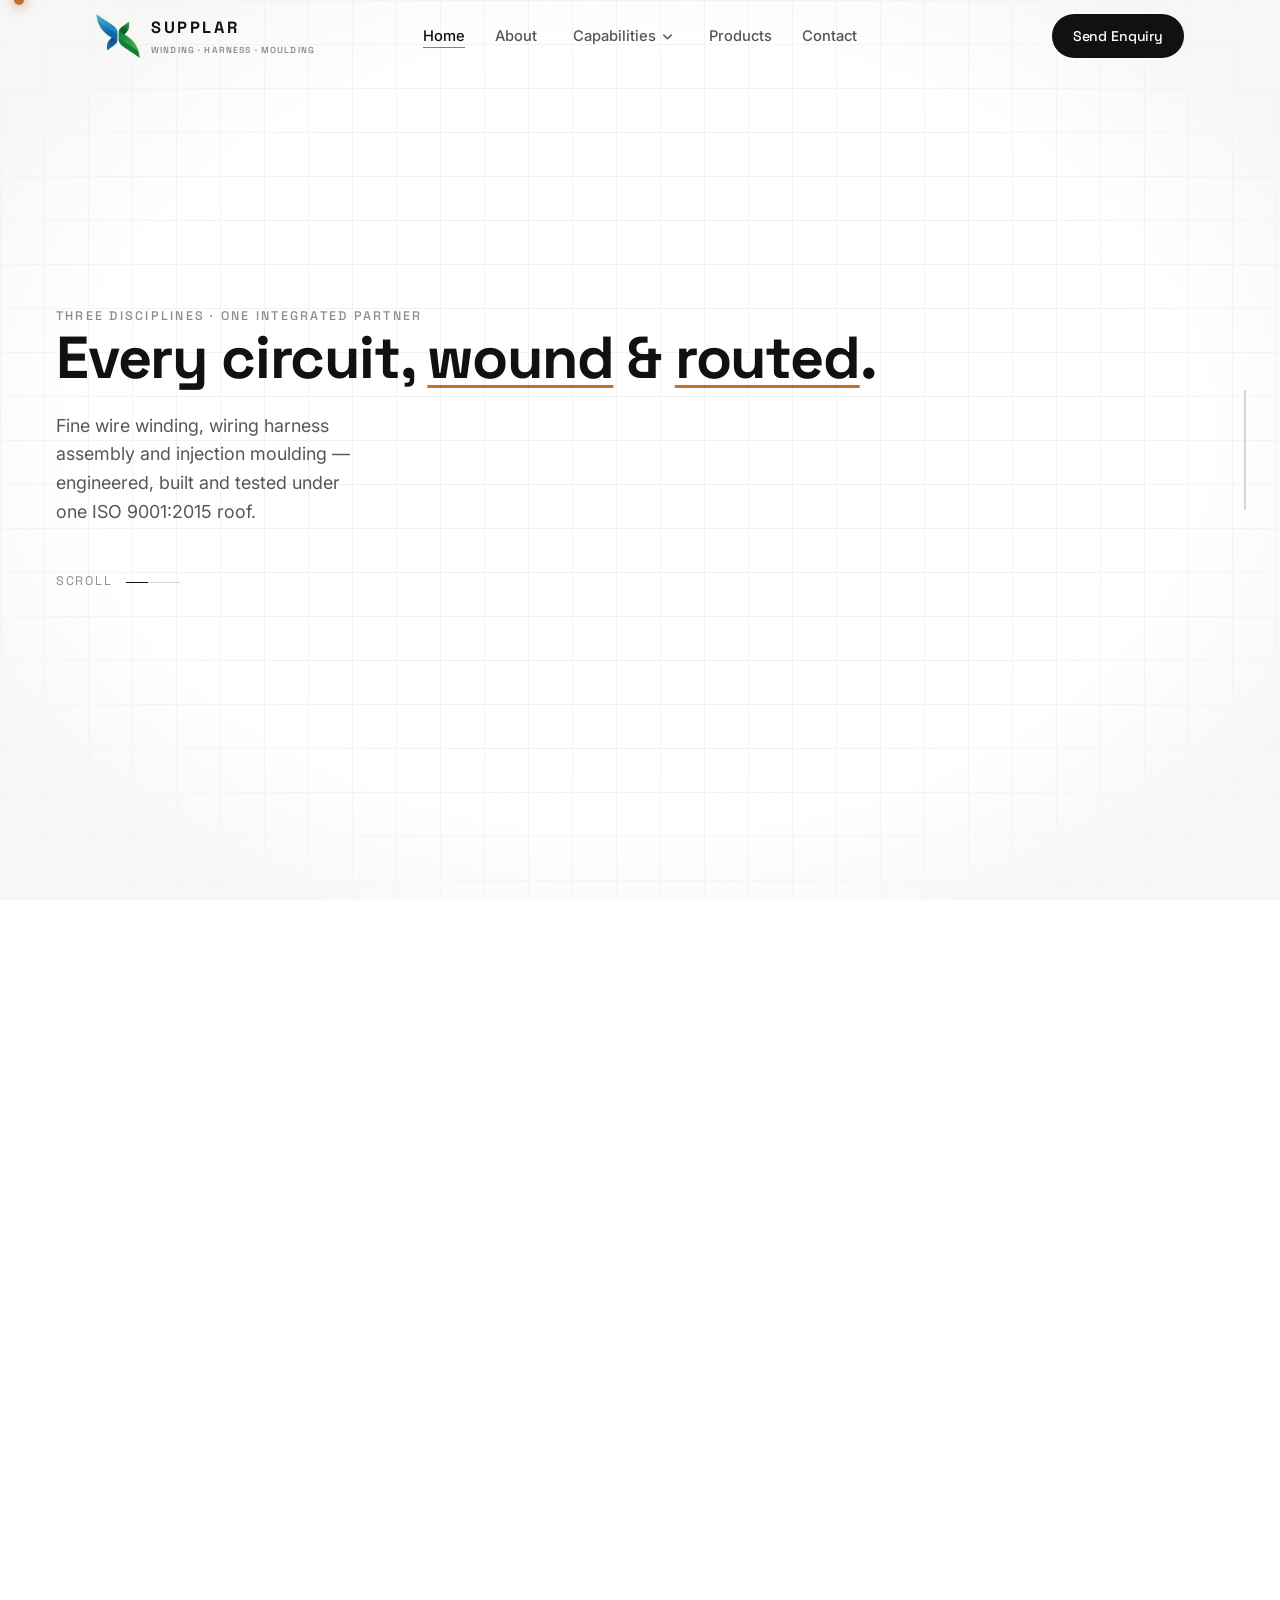
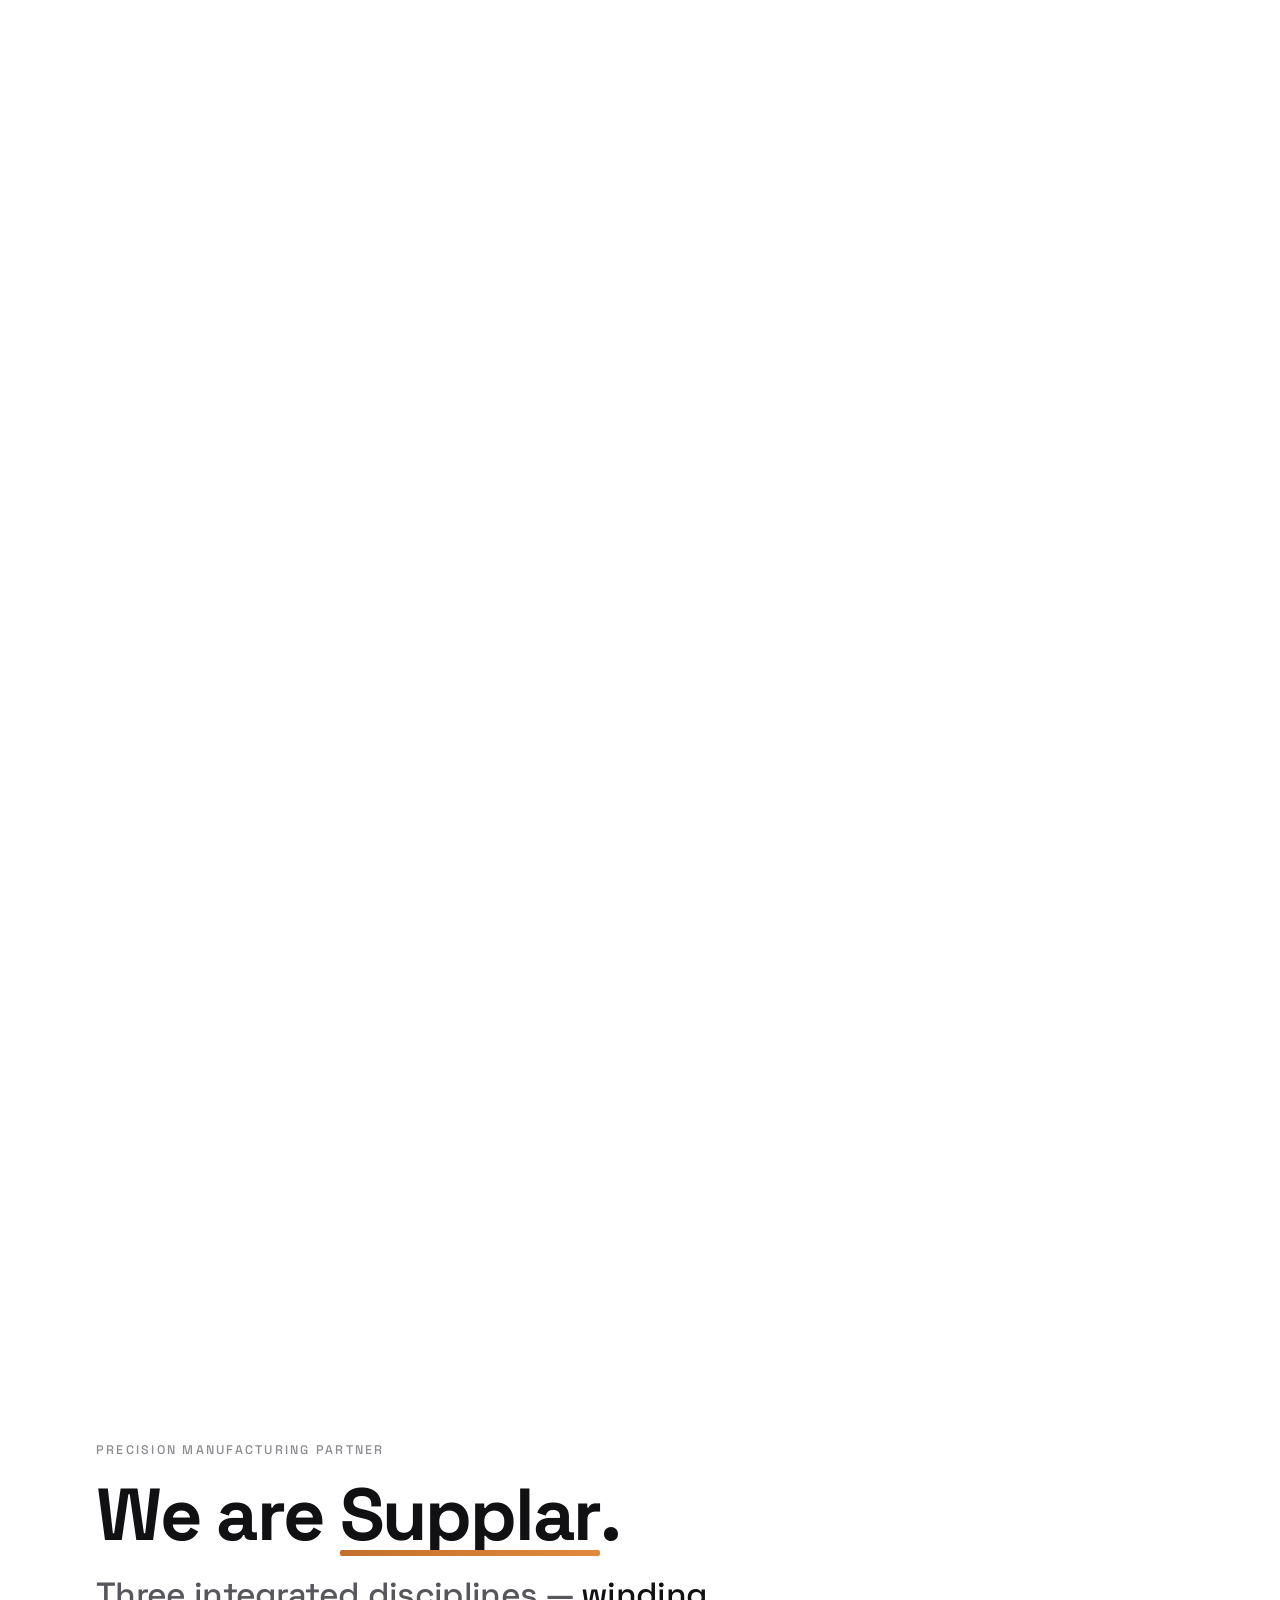
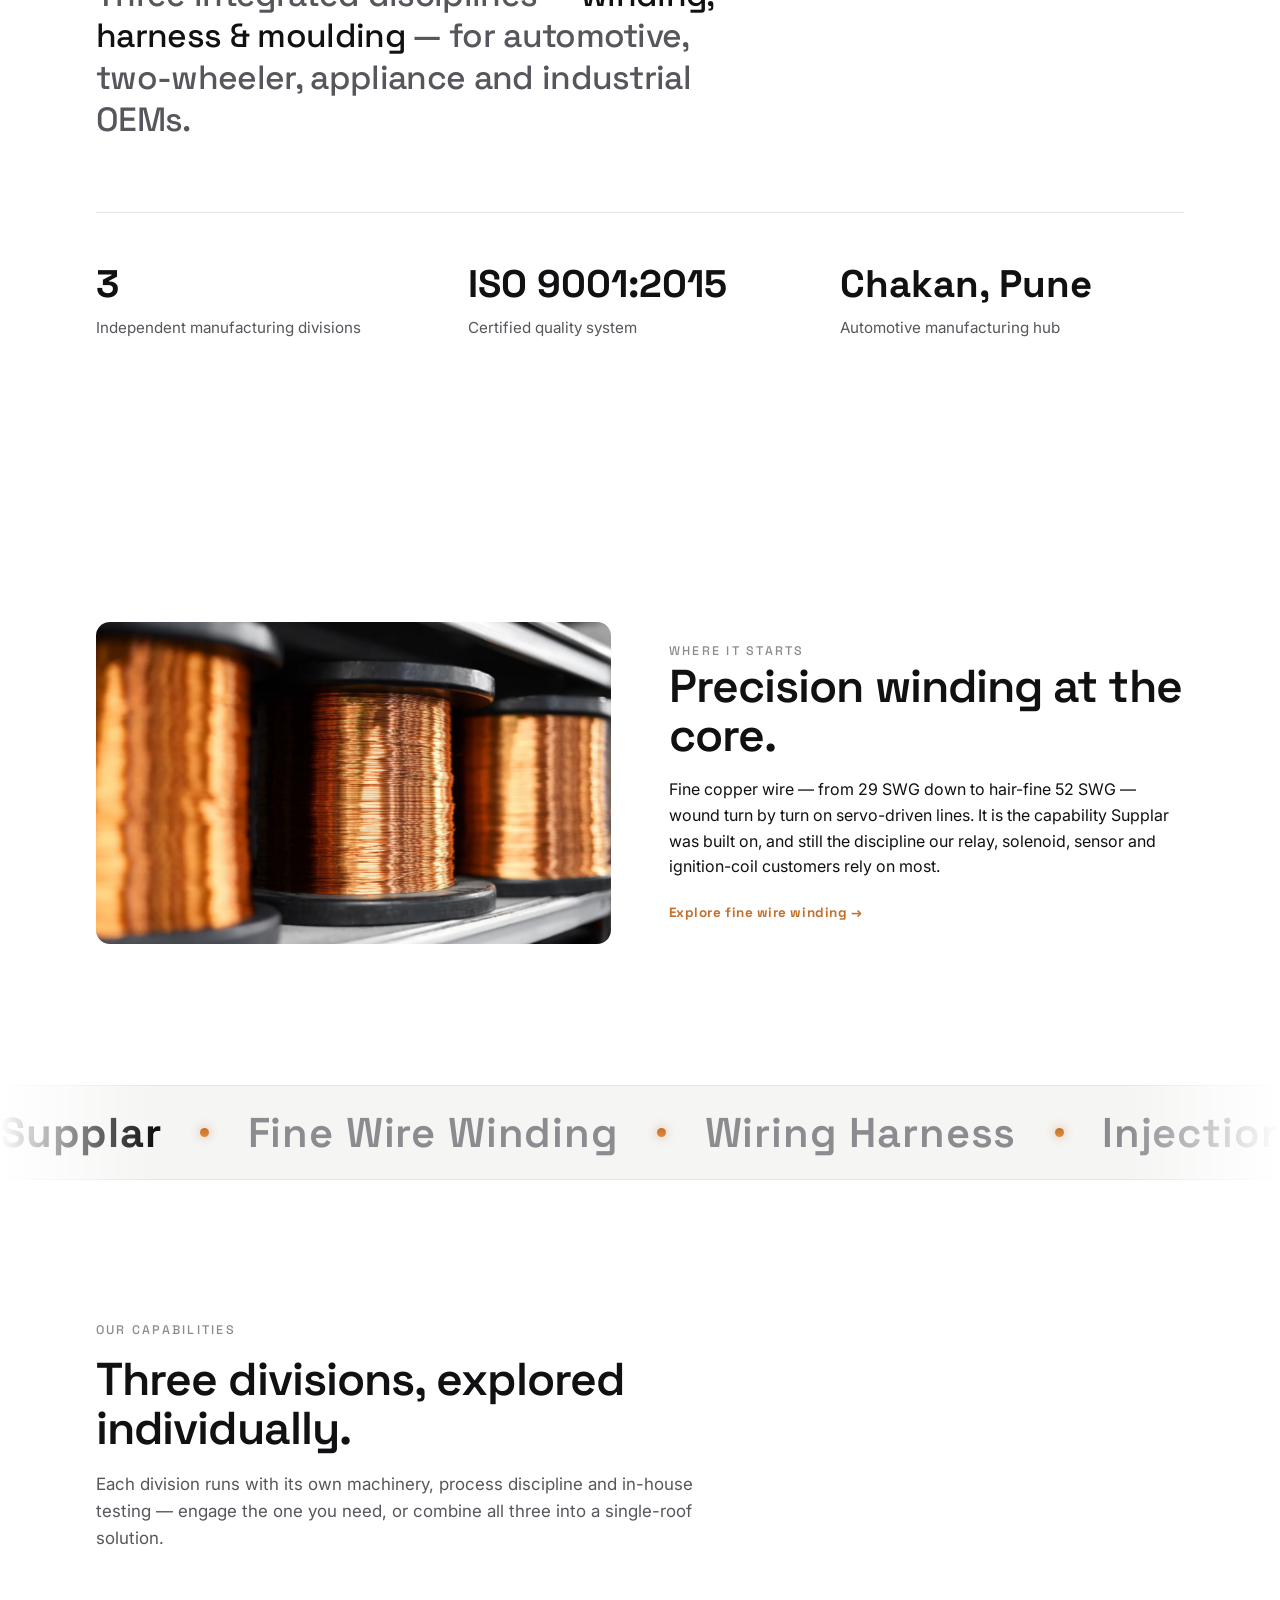
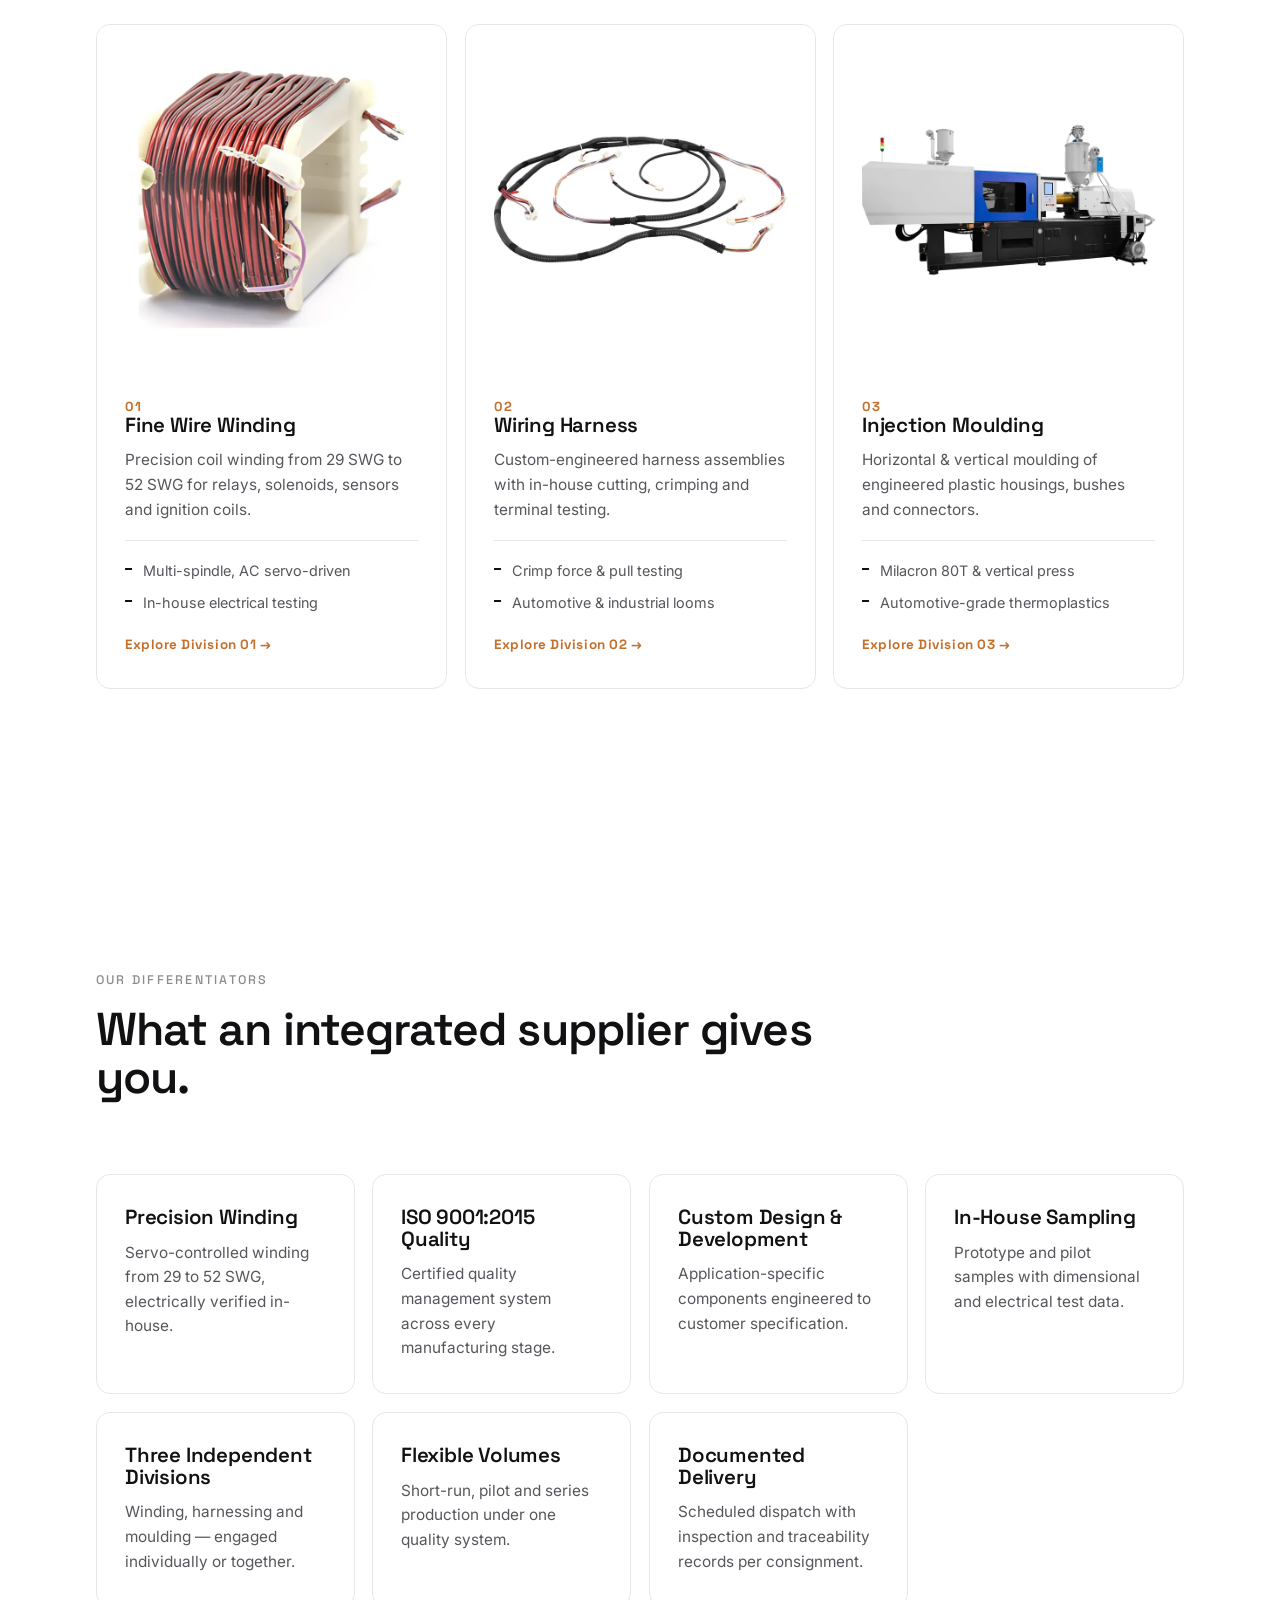
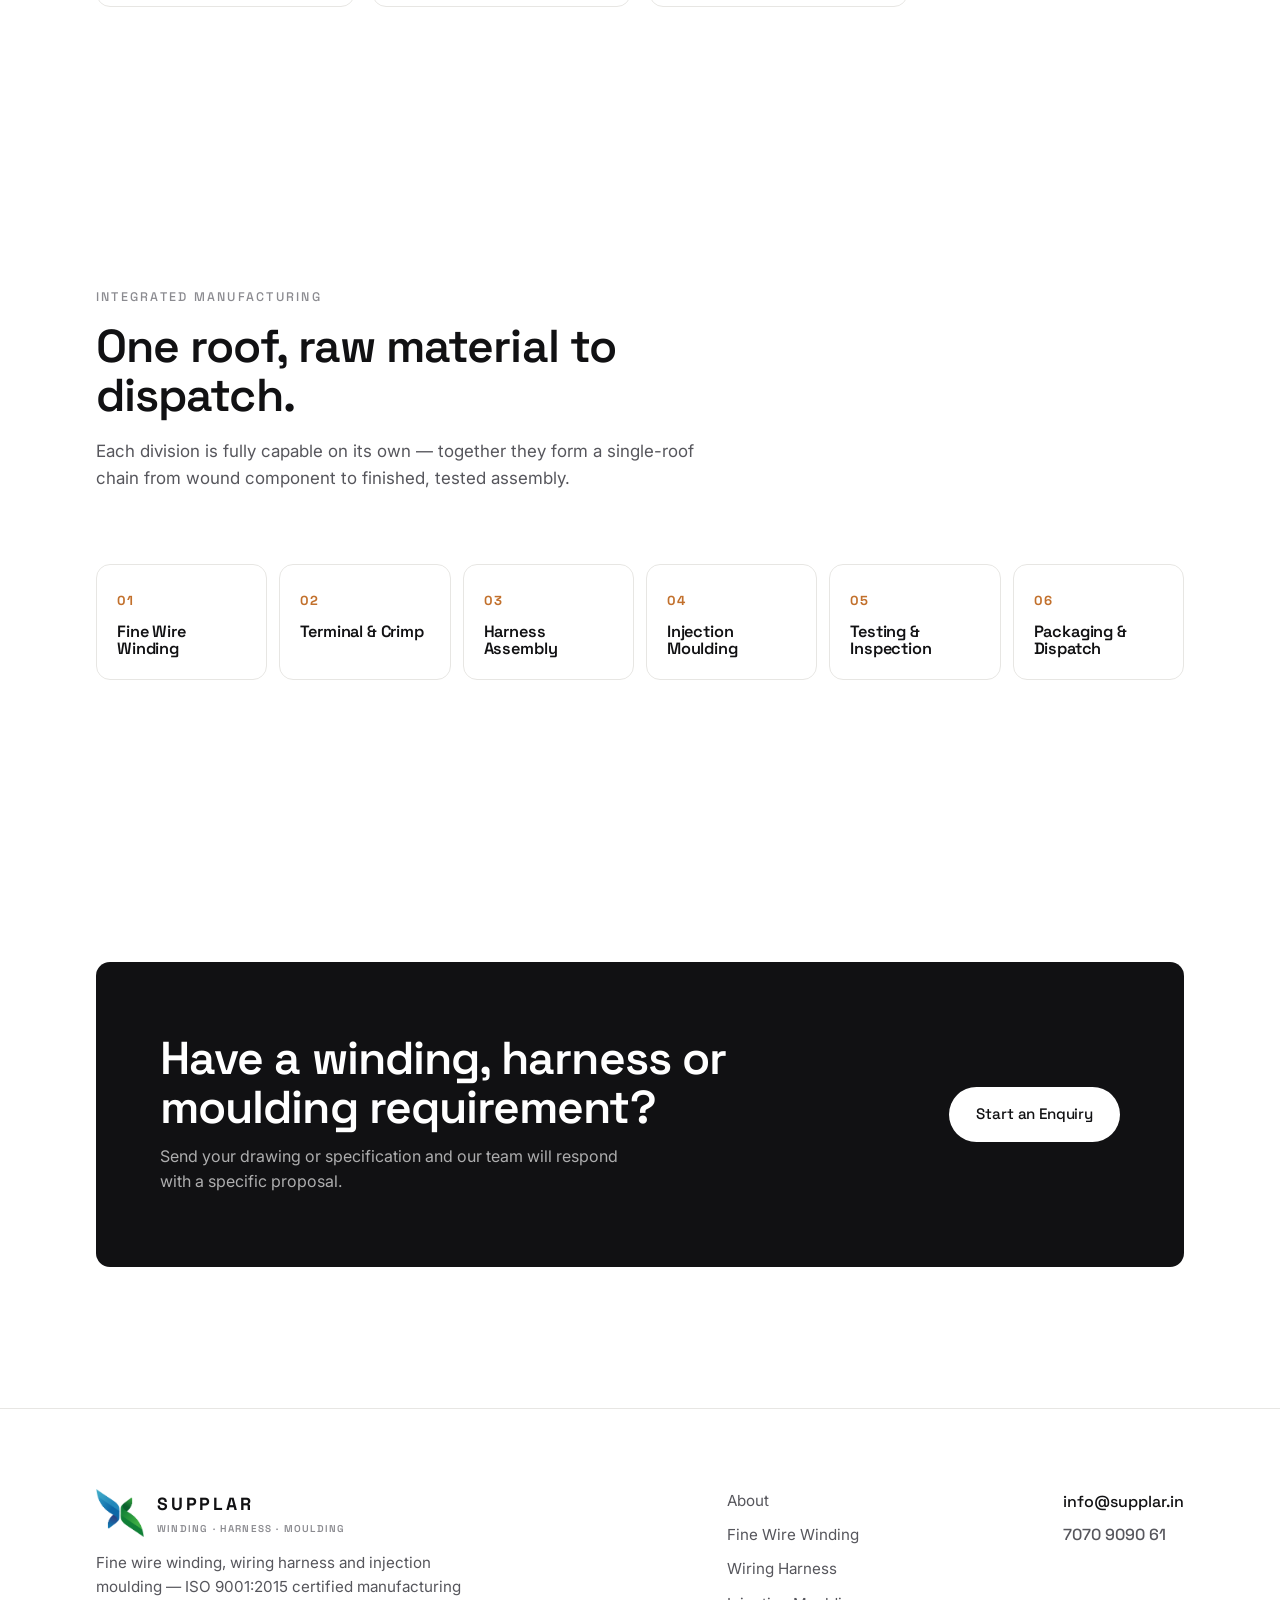
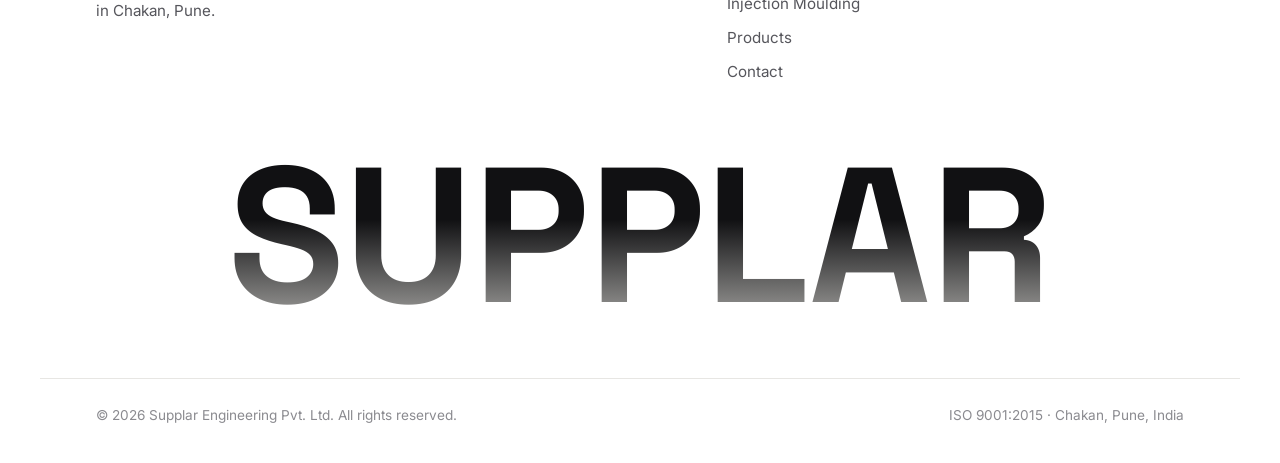
<file: index.html>
<!doctype html>
<html lang="en">
  <head>
    <meta charset="UTF-8" />
    <meta name="viewport" content="width=device-width, initial-scale=1.0" />
    <title>Supplar Engineering — Winding, Wiring Harness &amp; Injection Moulding</title>
    <meta
      name="description"
      content="Supplar Engineering Pvt. Ltd. — three precision manufacturing disciplines under one ISO 9001:2015 roof in Chakan, Pune: fine wire winding (29–52 SWG), wiring harness assembly and injection moulding."
    />
    <link rel="preconnect" href="https://fonts.googleapis.com" />
    <link rel="preconnect" href="https://fonts.gstatic.com" crossorigin />
    <link
      href="https://fonts.googleapis.com/css2?family=Inter:wght@400;500;600&family=Space+Grotesk:wght@400;500;600;700&display=swap"
      rel="stylesheet"
    />
    <link rel="icon" type="image/png" href="logo-mark.png" />
    <link rel="stylesheet" href="styles.css?v=20261121b" />
    <link rel="canonical" href="https://supplar.in/" />
    <meta property="og:type" content="website" />
    <meta property="og:site_name" content="Supplar Engineering" />
    <meta property="og:url" content="https://supplar.in/" />
    <meta property="og:image" content="https://supplar.in/images/share-home-1200x630.jpg" />
    <meta name="twitter:card" content="summary" />
    <script type="application/ld+json">
    {
      "@context": "https://schema.org",
      "@type": "Organization",
      "name": "Supplar Engineering Pvt. Ltd.",
      "alternateName": "Supplar",
      "url": "https://supplar.in",
      "logo": "https://supplar.in/logo-mark.png",
      "email": "info@supplar.in",
      "telephone": "+91-7070-909061",
      "description": "Fine wire winding, wiring harness assembly and injection moulding — ISO 9001:2015 certified manufacturing in Chakan, Pune.",
      "address": {
        "@type": "PostalAddress",
        "streetAddress": "Plot No. 20, Gat No. 249/2A, Kharabwadi, Behind Toll Plaza, Chakan",
        "addressLocality": "Pune",
        "addressRegion": "Maharashtra",
        "postalCode": "410501",
        "addressCountry": "IN"
      },
      "areaServed": "IN"
    }
    </script>
  </head>
  <body>
    <div id="page-progress" aria-hidden="true"></div>

    <!-- ─── HEADER ──────────────────────────────────────────────────────────── -->
    <header class="site-header" id="site-header">
      <div class="container header-row">
        <a class="brand" href="index.html" aria-label="Supplar Engineering — home">
          <img class="brand-mark" src="logo-mark.png" alt="" aria-hidden="true" width="44" height="44" />
          <span class="brand-copy"><span class="brand-name">SUPPLAR</span><span class="brand-descriptor">Winding · Harness · Moulding</span></span>
        </a>

        <nav class="site-nav" id="site-nav" aria-label="Primary">
          <a href="index.html" class="is-current">Home</a>
          <a href="about.html">About</a>
          <div class="has-dropdown">
            <button class="dropdown-toggle" type="button" aria-expanded="false" aria-haspopup="true">Capabilities
              <svg viewBox="0 0 12 12" aria-hidden="true"><path d="M2 4.5l4 4 4-4" stroke="currentColor" stroke-width="1.6" fill="none" stroke-linecap="round" stroke-linejoin="round"/></svg>
            </button>
            <div class="dropdown">
              <a href="winding.html"><span><span class="dd-num">01</span> Fine Wire Winding</span><small>Precision coil winding · 29–52 SWG</small></a>
              <a href="harness.html"><span><span class="dd-num">02</span> Wiring Harness</span><small>Custom-engineered assemblies</small></a>
              <a href="moulding.html"><span><span class="dd-num">03</span> Injection Moulding</span><small>Engineered plastic components</small></a>
            </div>
          </div>
          <a href="products.html">Products</a>
          <a href="contact.html">Contact</a>
        </nav>

        <div class="header-actions">
          <a class="button button-solid button-sm" href="contact.html">Send Enquiry</a>
          <button
            class="menu-toggle"
            type="button"
            aria-expanded="false"
            aria-controls="site-nav"
            aria-label="Toggle menu"
          >
            <span></span><span></span><span></span>
          </button>
        </div>
      </div>
    </header>

    <main id="top">

      <!-- one continuous copper wire routed down the whole page (JS-driven) -->
      <div class="wirepath" id="wirepath" aria-hidden="true">
        <div class="wp-track"></div>
        <div class="wp-fill"></div>
        <div class="wp-dot"></div>
      </div>

      <!-- ─── PINNED HERO SHOWCASE (harness → winding scroll animation) ──────── -->
      <section class="showcase" id="showcase">
        <div class="showcase-sticky">

          <!-- Blueprint grid backdrop -->
          <div class="hx-grid" aria-hidden="true"></div>

          <!-- Scroll-driven engineering animation: harness → winding -->
          <div class="hx-art" aria-hidden="true">
            <svg id="hx-svg" viewBox="0 0 1200 560" fill="none">
              <defs>
                <linearGradient id="hx-core" x1="0" y1="0" x2="0" y2="1">
                  <stop offset="0" stop-color="#43434a"/><stop offset="0.5" stop-color="#9a9aa2"/>
                  <stop offset="1" stop-color="#3a3a40"/>
                </linearGradient>
              </defs>

              <!-- ACT 1+2 : HARNESS -->
              <g id="hx-harness-scene">
                <g>
                  <path class="hx-ghost" style="stroke-width:5" d="M214,286 C 420,272 600,300 1078,286"/>
                  <path class="hx-ghost" style="stroke-width:3" d="M388,283 C388,210 388,190 388,132"/>
                  <path class="hx-ghost" style="stroke-width:3" d="M556,290 C556,366 556,392 556,452"/>
                  <path class="hx-ghost" style="stroke-width:3" d="M728,284 C728,210 728,190 728,132"/>
                  <path class="hx-ghost" style="stroke-width:3" d="M880,288 C880,366 880,392 880,452"/>
                </g>
                <g class="hx-node hx-ecu" data-seg="0.24,0.34"><rect x="66" y="232" width="150" height="112" rx="11"/><text class="t" x="141" y="293">ECU</text></g>
                <path class="hx-wire hx-trunk"  data-seg="0.05,0.34" d="M214,286 C 420,272 600,300 1078,286"/>
                <path class="hx-wire hx-branch" data-seg="0.14,0.40" d="M388,283 C388,210 388,190 388,132"/>
                <path class="hx-wire hx-branch" data-seg="0.18,0.44" d="M556,290 C556,366 556,392 556,452"/>
                <path class="hx-wire hx-branch" data-seg="0.22,0.48" d="M728,284 C728,210 728,190 728,132"/>
                <path class="hx-wire hx-branch" data-seg="0.26,0.52" d="M880,288 C880,366 880,392 880,452"/>
                <path class="hx-flow hx-trunk"  d="M214,286 C 420,272 600,300 1078,286"/>
                <path class="hx-flow hx-branch" d="M388,283 C388,210 388,190 388,132"/>
                <path class="hx-flow hx-branch" d="M556,290 C556,366 556,392 556,452"/>
                <path class="hx-flow hx-branch" d="M728,284 C728,210 728,190 728,132"/>
                <path class="hx-flow hx-branch" d="M880,288 C880,366 880,392 880,452"/>
                <g class="hx-node" data-seg="0.34,0.44"><rect x="346" y="78" width="84" height="52" rx="9"/><circle class="pin" cx="374" cy="104" r="3.4"/><circle class="pin" cx="388" cy="104" r="3.4"/><circle class="pin" cx="402" cy="104" r="3.4"/></g>
                <g class="hx-node" data-seg="0.38,0.48"><rect x="514" y="452" width="84" height="52" rx="9"/><circle class="pin" cx="542" cy="478" r="3.4"/><circle class="pin" cx="556" cy="478" r="3.4"/><circle class="pin" cx="570" cy="478" r="3.4"/></g>
                <g class="hx-node" data-seg="0.42,0.52"><rect x="686" y="78" width="84" height="52" rx="9"/><circle class="pin" cx="714" cy="104" r="3.4"/><circle class="pin" cx="728" cy="104" r="3.4"/><circle class="pin" cx="742" cy="104" r="3.4"/></g>
                <g class="hx-node" data-seg="0.46,0.56"><rect x="838" y="452" width="84" height="52" rx="9"/><circle class="pin" cx="866" cy="478" r="3.4"/><circle class="pin" cx="880" cy="478" r="3.4"/><circle class="pin" cx="894" cy="478" r="3.4"/></g>
                <g class="hx-node" data-seg="0.30,0.40"><rect x="1056" y="258" width="60" height="58" rx="9"/><circle class="pin" cx="1086" cy="278" r="3.6"/><circle class="pin" cx="1086" cy="296" r="3.6"/></g>

                <!-- continuity check ticks (appear as current reaches each connector) -->
                <g class="hx-tick" data-seg="0.46,0.50" transform="translate(444,70)"><circle r="9"/><path d="M-3.5,0.5 L-1,3 L4,-3"/></g>
                <g class="hx-tick" data-seg="0.48,0.52" transform="translate(612,446)"><circle r="9"/><path d="M-3.5,0.5 L-1,3 L4,-3"/></g>
                <g class="hx-tick" data-seg="0.50,0.54" transform="translate(786,70)"><circle r="9"/><path d="M-3.5,0.5 L-1,3 L4,-3"/></g>
                <g class="hx-tick" data-seg="0.52,0.56" transform="translate(936,446)"><circle r="9"/><path d="M-3.5,0.5 L-1,3 L4,-3"/></g>
                <g class="hx-tick" data-seg="0.54,0.58" transform="translate(1130,250)"><circle r="9"/><path d="M-3.5,0.5 L-1,3 L4,-3"/></g>
              </g>

              <!-- ACT 3 : WINDING -->
              <g id="hx-winding-scene">
                <path class="hx-lead" d="M392,280 C320,300 300,360 300,420"/>
                <path class="hx-lead" d="M808,280 C880,300 900,360 900,420"/>
                <rect x="382" y="222" width="436" height="116" rx="22" fill="url(#hx-core)"/>
                <g id="hx-rings"></g>
                <path class="hx-feed" id="hx-feeder" d="M-7,200 h14 l-7,11 z"/>
                <text class="hx-turns" text-anchor="middle">
                  <tspan class="n" id="hx-turns-n" x="600" y="150">0</tspan>
                  <tspan class="k" x="600" y="178">TURNS WOUND</tspan>
                </text>
              </g>
              <!-- ACT 4 : ANATOMY (detailed harness, scroll-revealed) -->
              <g id="hx-anatomy-scene" opacity="0" transform="translate(170,22) scale(0.86)">
<!-- MAIN TRUNK -->
              <path class="hb-wire hb-trunk" d="M150,318 C 280,310 360,316 440,322 C 540,329 610,330 690,330 L 798,330"/>
              <path class="hb-core" d="M156,318 C 280,311 360,317 440,323 C 540,330 610,331 690,331 L 792,331"/>
              <!-- left loose wires -->
              <path class="hb-wire hb-branch" d="M150,318 C 118,315 104,299 82,297"/>
              <path class="hb-wire hb-branch" d="M150,322 C 118,325 104,347 82,351"/>
              <!-- branches up to housing -->
              <path class="hb-wire hb-branch" d="M352,320 C 352,252 366,206 372,182"/>
              <path class="hb-wire hb-branch" d="M404,323 C 404,252 402,206 402,182"/>
              <path class="hb-wire hb-branch" d="M452,326 C 452,252 440,206 432,182"/>
              <!-- branch down to ring terminals -->
              <path class="hb-wire hb-branch" d="M470,328 C 470,398 486,440 486,468"/>
              <path class="hb-wire hb-branch" d="M486,468 C 486,494 468,504 452,514"/>
              <path class="hb-wire hb-branch" d="M486,468 C 486,494 504,504 520,514"/>

              <!-- copper current -->
              <path class="hb-flow" d="M150,318 C 280,310 360,316 440,322 C 540,329 610,330 690,330 L 798,330"/>
              <path class="hb-flow" d="M470,328 C 470,398 486,440 486,468"/>

              <!-- wrapped wires: sheath + spiral hatch -->
              <path class="hb-wire" style="stroke:#dcdcd8;stroke-width:24" d="M690,330 H790"/>
              <g class="hb-wrap">
                <line x1="694" y1="317" x2="703" y2="343"/><line x1="705" y1="317" x2="714" y2="343"/>
                <line x1="716" y1="317" x2="725" y2="343"/><line x1="727" y1="317" x2="736" y2="343"/>
                <line x1="738" y1="317" x2="747" y2="343"/><line x1="749" y1="317" x2="758" y2="343"/>
                <line x1="760" y1="317" x2="769" y2="343"/><line x1="771" y1="317" x2="780" y2="343"/>
              </g>

              <!-- cable ties -->
              <g><rect class="hb-tie" x="244" y="303" width="12" height="30" rx="5"/><path class="hb-tie" d="M255,331 q8,3 4,12"/></g>
              <g><rect class="hb-tie" x="560" y="315" width="12" height="30" rx="5"/><path class="hb-tie" d="M571,343 q8,3 4,12"/></g>
              <g><rect class="hb-tie" x="471" y="404" width="30" height="12" rx="5"/><path class="hb-tie" d="M499,415 q3,8 12,4"/></g>

              <!-- branching point -->
              <circle class="hb-node" cx="470" cy="328" r="6"/>

              <!-- connector housing (top) -->
              <rect class="hb-boot" x="356" y="168" width="94" height="20" rx="6"/>
              <rect class="hb-housing" x="342" y="104" width="120" height="68" rx="10"/>
              <rect class="hb-face" x="342" y="92" width="120" height="26" rx="9"/>
              <rect class="hb-housing-2" x="392" y="80" width="20" height="14" rx="3"/>
              <g class="hb-pin"><circle cx="366" cy="105" r="3.4"/><circle cx="390" cy="105" r="3.4"/><circle cx="414" cy="105" r="3.4"/><circle cx="438" cy="105" r="3.4"/></g>

              <!-- assembly connector (right) -->
              <rect class="hb-boot" x="790" y="320" width="20" height="22" rx="5"/>
              <rect class="hb-housing" x="806" y="300" width="80" height="60" rx="9"/>
              <rect class="hb-housing-2" x="806" y="300" width="16" height="60" rx="9"/>
              <g class="hb-pin"><circle cx="890" cy="316" r="3.2"/><circle cx="890" cy="330" r="3.2"/><circle cx="890" cy="344" r="3.2"/></g>

              <!-- loose terminals -->
              <rect class="hb-blade" x="62" y="290" width="16" height="14" rx="3"/><rect class="hb-blade" x="40" y="293" width="24" height="8" rx="1.5"/>
              <rect class="hb-blade" x="62" y="344" width="16" height="14" rx="3"/><rect class="hb-blade" x="40" y="347" width="24" height="8" rx="1.5"/>

              <!-- ring terminals -->
              <g><path class="hb-lug" d="M452,514 l-8,7"/><circle class="hb-ring" cx="440" cy="528" r="11"/><circle class="hb-ring-h" cx="440" cy="528" r="4.5"/></g>
              <g><path class="hb-lug" d="M520,514 l8,7"/><circle class="hb-ring" cx="532" cy="528" r="11"/><circle class="hb-ring-h" cx="532" cy="528" r="4.5"/></g>

              <!-- labels + leaders -->
              <g class="hb-leader">
                <path d="M402,80 V64 H470"/>
                <path d="M366,250 V214"/>
                <path d="M250,301 V274 H222"/>
                <path d="M740,315 V300 H712"/>
                <path d="M848,298 V272 H812"/>
                <path d="M330,333 V420 H302"/>
                <path d="M474,336 V426 H520"/>
                <path d="M532,540 V556 H556"/>
                <path d="M50,296 H30 V250"/>
              </g>
              <text class="hb-label" x="476" y="60">Connector housing</text>
              <text class="hb-label" x="366" y="256" text-anchor="middle">Branches</text>
              <text class="hb-label" x="150" y="278">Cable ties</text>
              <text class="hb-label" x="640" y="296">Wrapped wires</text>
              <text class="hb-label" x="720" y="268">Assembly connector</text>
              <text class="hb-label" x="228" y="425" text-anchor="end">Main trunk</text>
              <text class="hb-label" x="524" y="430">Branching point</text>
              <text class="hb-label" x="560" y="561">Ring terminal</text>
              <text class="hb-label" x="18" y="245">Loose terminal</text>
              </g>
            </svg>
          </div>

          <!-- Overlay copy -->
          <div class="hx-hero" id="hx-hero">
            <p class="eyebrow">Three disciplines · One integrated partner</p>
            <h1 class="hero-title">Every circuit, <span class="hx-u">wound</span> &amp; <span class="hx-u">routed</span>.</h1>
            <p class="hero-lead">
              Fine wire winding, wiring harness assembly and injection moulding —
              engineered, built and tested under one ISO 9001:2015 roof.
            </p>
            <div class="hero-cue" aria-hidden="true">
              <span>Scroll</span><span class="cue-line"></span>
            </div>
          </div>

          <div class="hx-card" id="hx-card-harness">
            <span class="hx-idx">02 — Wiring Harness</span>
            <h2>Engineered cable architecture.</h2>
            <a class="button button-solid button-sm" href="harness.html">Explore harnesses</a>
          </div>

          <div class="hx-card hx-left" id="hx-card-winding">
            <span class="hx-idx">01 — Fine Wire Winding</span>
            <h2>Copper, turn by turn.</h2>
            <a class="button button-solid button-sm" href="winding.html">See what we build</a>
          </div>

          <!-- Stage progress -->
          <div class="stage-progress" aria-hidden="true">
            <div class="stage-progress-fill" id="stage-progress-fill"></div>
          </div>
        </div>
      </section>

      <!-- ─── INTRO STATEMENT ─────────────────────────────────────────────────── -->
      <section class="section intro-section">
        <div class="container intro-grid">
          <div class="intro-lead reveal">
            <p class="eyebrow">Precision manufacturing partner</p>
            <h2 class="intro-brand">We are <span class="brand-em">Supplar</span>.</h2>
            <p class="intro-statement">
              Three integrated disciplines — <em>winding, harness &amp; moulding</em> —
              for automotive, two-wheeler, appliance and industrial OEMs.
            </p>
          </div>
          <div class="stat-row reveal">
            <div class="stat">
              <strong>3</strong>
              <span>Independent manufacturing divisions</span>
            </div>
            <div class="stat">
              <strong>ISO 9001:2015</strong>
              <span>Certified quality system</span>
            </div>
            <div class="stat">
              <strong>Chakan, Pune</strong>
              <span>Automotive manufacturing hub</span>
            </div>
          </div>
        </div>
      </section>

      <!-- ─── SPLIT FEATURE ───────────────────────────────────────────────────── -->
      <section class="section">
        <div class="container media-split reveal">
          <figure class="ms-media ms-media--drift">
            <img src="images/enamelled-copper-wire-spools-1600.webp" alt="Enamelled copper wire spools on the Supplar winding floor" width="1600" height="1067" loading="lazy" />
          </figure>
          <div class="ms-body">
            <p class="eyebrow">Where it starts</p>
            <h2>Precision winding at the core.</h2>
            <p class="prose">Fine copper wire — from 29 SWG down to hair-fine 52 SWG — wound turn by turn on servo-driven lines. It is the capability Supplar was built on, and still the discipline our relay, solenoid, sensor and ignition-coil customers rely on most.</p>
            <a class="hx-idx" href="winding.html" style="display:inline-block;margin-top:22px;">Explore fine wire winding →</a>
          </div>
        </div>
      </section>

      <!-- ─── BRAND RIBBON ────────────────────────────────────────────────────── -->
      <div class="brand-marquee" aria-hidden="true">
        <div class="marquee-track">
          <div class="mq-group">
            <span class="mq-name">Supplar</span><i class="mq-dot"></i>
            <span class="mq-word">Fine Wire Winding</span><i class="mq-dot"></i>
            <span class="mq-word">Wiring Harness</span><i class="mq-dot"></i>
            <span class="mq-word">Injection Moulding</span><i class="mq-dot"></i>
            <span class="mq-name">Supplar</span><i class="mq-dot"></i>
            <span class="mq-word">Fine Wire Winding</span><i class="mq-dot"></i>
            <span class="mq-word">Wiring Harness</span><i class="mq-dot"></i>
            <span class="mq-word">Injection Moulding</span><i class="mq-dot"></i>
          </div>
          <div class="mq-group" aria-hidden="true">
            <span class="mq-name">Supplar</span><i class="mq-dot"></i>
            <span class="mq-word">Fine Wire Winding</span><i class="mq-dot"></i>
            <span class="mq-word">Wiring Harness</span><i class="mq-dot"></i>
            <span class="mq-word">Injection Moulding</span><i class="mq-dot"></i>
            <span class="mq-name">Supplar</span><i class="mq-dot"></i>
            <span class="mq-word">Fine Wire Winding</span><i class="mq-dot"></i>
            <span class="mq-word">Wiring Harness</span><i class="mq-dot"></i>
            <span class="mq-word">Injection Moulding</span><i class="mq-dot"></i>
          </div>
        </div>
      </div>

      <!-- ─── THREE DIVISIONS ─────────────────────────────────────────────────── -->
      <section class="section" id="divisions">
        <div class="container">
          <div class="section-heading reveal">
            <p class="eyebrow">Our Capabilities</p>
            <h2>Three divisions, explored individually.</h2>
            <p class="section-sub">
              Each division runs with its own machinery, process discipline and in-house
              testing — engage the one you need, or combine all three into a single-roof solution.
            </p>
          </div>

          <div class="card-grid card-grid-3 reveal">
            <a class="card" href="winding.html">
              <div class="card-media"><img src="images/fine-wire-coil-bobbin-800sq.webp" alt="Fine-wire coil on a bobbin" width="800" height="800" loading="lazy" /></div>
              <span class="sec-num">01</span>
              <h3>Fine Wire Winding</h3>
              <p>Precision coil winding from 29 SWG to 52 SWG for relays, solenoids, sensors and ignition coils.</p>
              <ul class="card-list">
                <li>Multi-spindle, AC servo-driven</li>
                <li>In-house electrical testing</li>
              </ul>
              <span class="hx-idx" style="margin-top:20px;">Explore Division 01 →</span>
            </a>
            <a class="card" href="harness.html">
              <div class="card-media"><img src="images/automotive-wiring-harness-ecu-800sq.webp" alt="Automotive wiring harness routed to an ECU" width="800" height="800" loading="lazy" /></div>
              <span class="sec-num">02</span>
              <h3>Wiring Harness</h3>
              <p>Custom-engineered harness assemblies with in-house cutting, crimping and terminal testing.</p>
              <ul class="card-list">
                <li>Crimp force &amp; pull testing</li>
                <li>Automotive &amp; industrial looms</li>
              </ul>
              <span class="hx-idx" style="margin-top:20px;">Explore Division 02 →</span>
            </a>
            <a class="card" href="moulding.html">
              <div class="card-media"><img src="images/horizontal-injection-moulding-machine-800sq.webp" alt="Horizontal injection moulding machine" width="800" height="800" loading="lazy" /></div>
              <span class="sec-num">03</span>
              <h3>Injection Moulding</h3>
              <p>Horizontal &amp; vertical moulding of engineered plastic housings, bushes and connectors.</p>
              <ul class="card-list">
                <li>Milacron 80T &amp; vertical press</li>
                <li>Automotive-grade thermoplastics</li>
              </ul>
              <span class="hx-idx" style="margin-top:20px;">Explore Division 03 →</span>
            </a>
          </div>
        </div>
      </section>

      <!-- ─── WHY SUPPLAR (differentiators) ───────────────────────────────────── -->
      <section class="section" id="why">
        <div class="container">
          <div class="section-heading reveal">
            <p class="eyebrow">Our Differentiators</p>
            <h2>What an integrated supplier gives you.</h2>
          </div>
          <div class="card-grid reveal">
            <div class="card">
              <h3>Precision Winding</h3>
              <p>Servo-controlled winding from 29 to 52 SWG, electrically verified in-house.</p>
            </div>
            <div class="card">
              <h3>ISO 9001:2015 Quality</h3>
              <p>Certified quality management system across every manufacturing stage.</p>
            </div>
            <div class="card">
              <h3>Custom Design &amp; Development</h3>
              <p>Application-specific components engineered to customer specification.</p>
            </div>
            <div class="card">
              <h3>In-House Sampling</h3>
              <p>Prototype and pilot samples with dimensional and electrical test data.</p>
            </div>
            <div class="card">
              <h3>Three Independent Divisions</h3>
              <p>Winding, harnessing and moulding — engaged individually or together.</p>
            </div>
            <div class="card">
              <h3>Flexible Volumes</h3>
              <p>Short-run, pilot and series production under one quality system.</p>
            </div>
            <div class="card">
              <h3>Documented Delivery</h3>
              <p>Scheduled dispatch with inspection and traceability records per consignment.</p>
            </div>
          </div>
        </div>
      </section>

      <!-- ─── INTEGRATED MANUFACTURING CHAIN ──────────────────────────────────── -->
      <section class="section" id="integrated">
        <div class="container">
          <div class="section-heading reveal">
            <p class="eyebrow">Integrated Manufacturing</p>
            <h2>One roof, raw material to dispatch.</h2>
            <p class="section-sub">
              Each division is fully capable on its own — together they form a single-roof
              chain from wound component to finished, tested assembly.
            </p>
          </div>
          <div class="chain reveal">
            <div class="chain-step"><b>01</b><h3>Fine Wire Winding</h3></div>
            <div class="chain-step"><b>02</b><h3>Terminal &amp; Crimp</h3></div>
            <div class="chain-step"><b>03</b><h3>Harness Assembly</h3></div>
            <div class="chain-step"><b>04</b><h3>Injection Moulding</h3></div>
            <div class="chain-step"><b>05</b><h3>Testing &amp; Inspection</h3></div>
            <div class="chain-step"><b>06</b><h3>Packaging &amp; Dispatch</h3></div>
          </div>
        </div>
      </section>

      <!-- ─── CTA ─────────────────────────────────────────────────────────────── -->
      <section class="section" id="cta">
        <div class="container">
          <div class="cta-band reveal">
            <div>
              <h2>Have a winding, harness or moulding requirement?</h2>
              <p>Send your drawing or specification and our team will respond with a specific proposal.</p>
            </div>
            <a class="button button-solid" href="contact.html">Start an Enquiry</a>
          </div>
        </div>
      </section>
    </main>

    <!-- ─── FOOTER ──────────────────────────────────────────────────────────── -->
    <footer class="site-footer">
      <div class="container footer-row">
        <div class="footer-brand">
          <div class="footer-lockup"><img src="logo-mark.png" alt="" width="58" height="58"/><span><span class="brand-name" data-company>SUPPLAR</span><small>Winding · Harness · Moulding</small></span></div>
          <p>Fine wire winding, wiring harness and injection moulding — ISO 9001:2015 certified manufacturing in Chakan, Pune.</p>
        </div>
        <nav class="footer-nav" aria-label="Footer">
          <a href="about.html">About</a>
          <a href="winding.html">Fine Wire Winding</a>
          <a href="harness.html">Wiring Harness</a>
          <a href="moulding.html">Injection Moulding</a>
          <a href="products.html">Products</a>
          <a href="contact.html">Contact</a>
        </nav>
        <div class="footer-contact">
          <a class="footer-email" data-email-link href="mailto:info@supplar.in">info@supplar.in</a>
          <a class="footer-phone" data-phone-link href="tel:+917070909061">7070 9090 61</a>
        </div>
      </div>
      <div class="container footer-wordmark" aria-hidden="true">
        <span>SUPPLAR</span>
      </div>
      <div class="container footer-base">
        <span>© <span id="year"></span> Supplar Engineering Pvt. Ltd. All rights reserved.</span>
        <span>ISO 9001:2015 · Chakan, Pune, India</span>
      </div>
    </footer>

    <script src="script.js?v=20261121b"></script>
  </body>
</html>
</file>
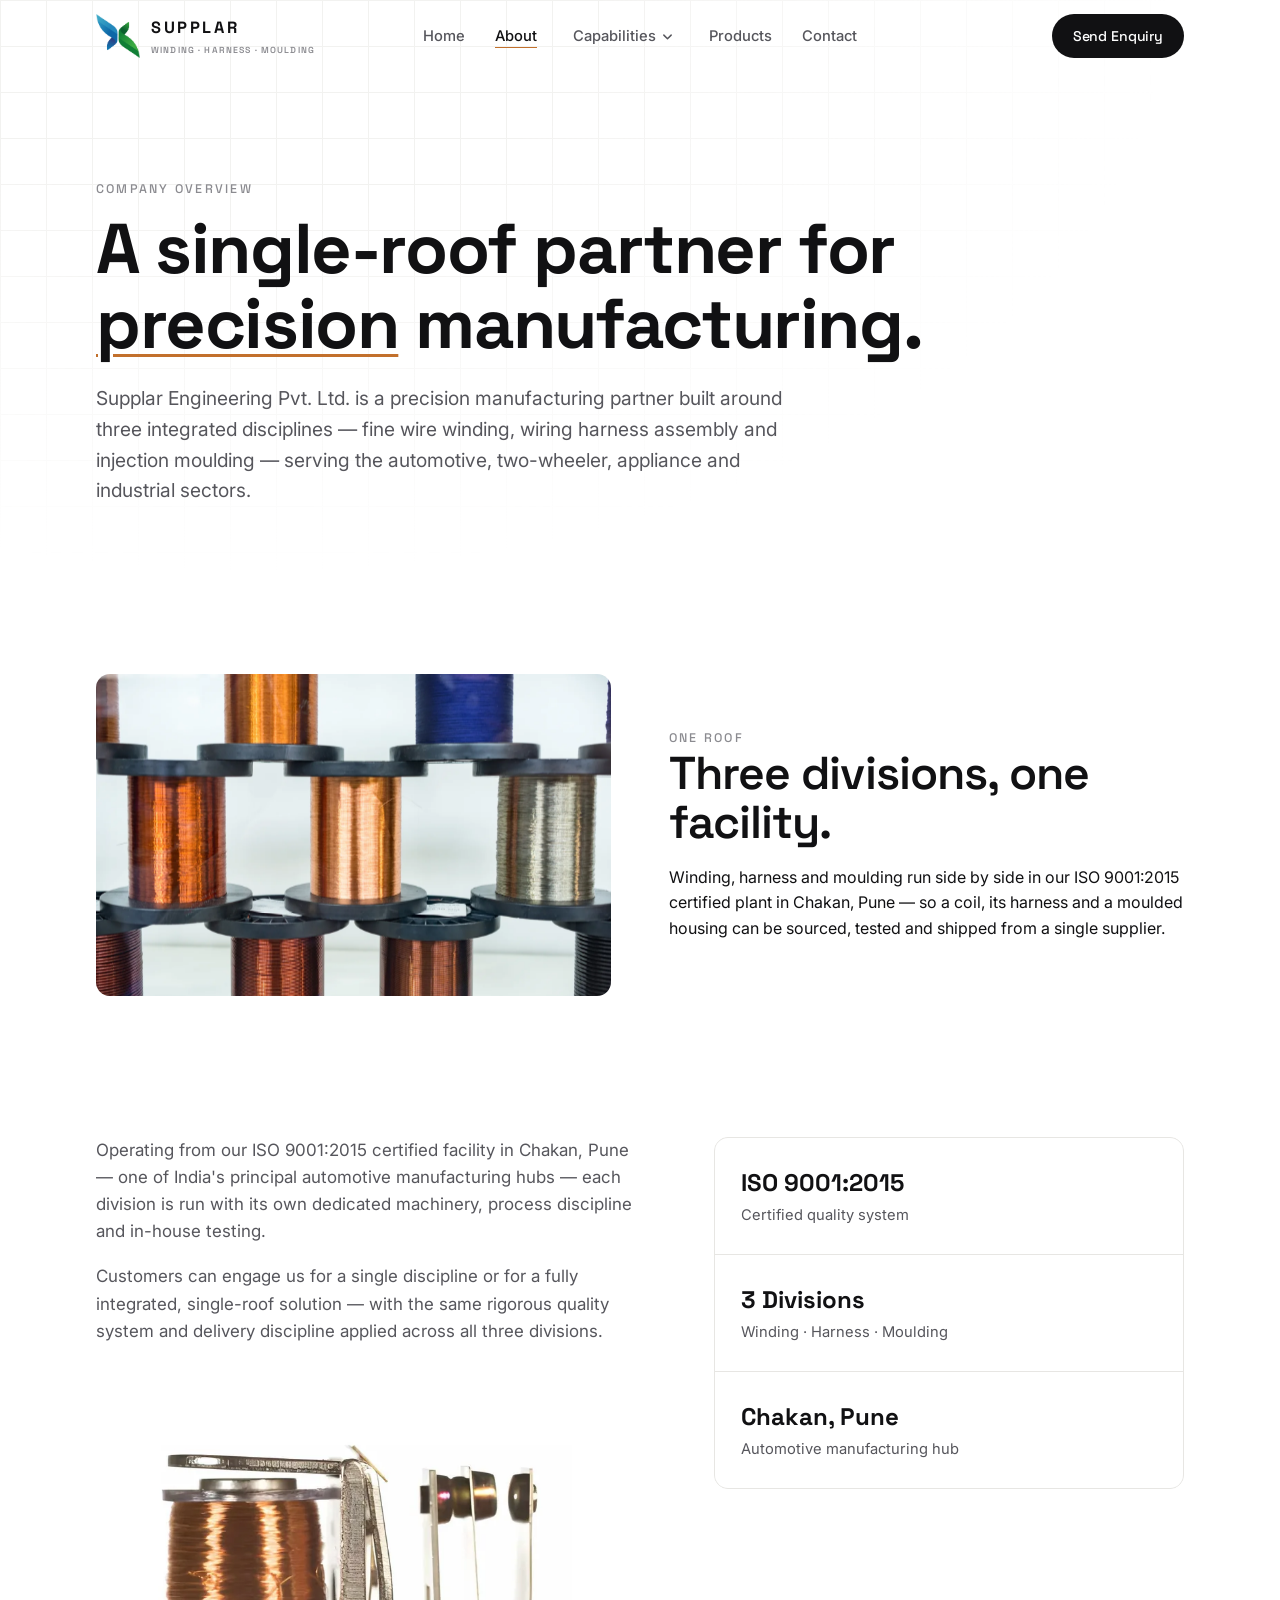
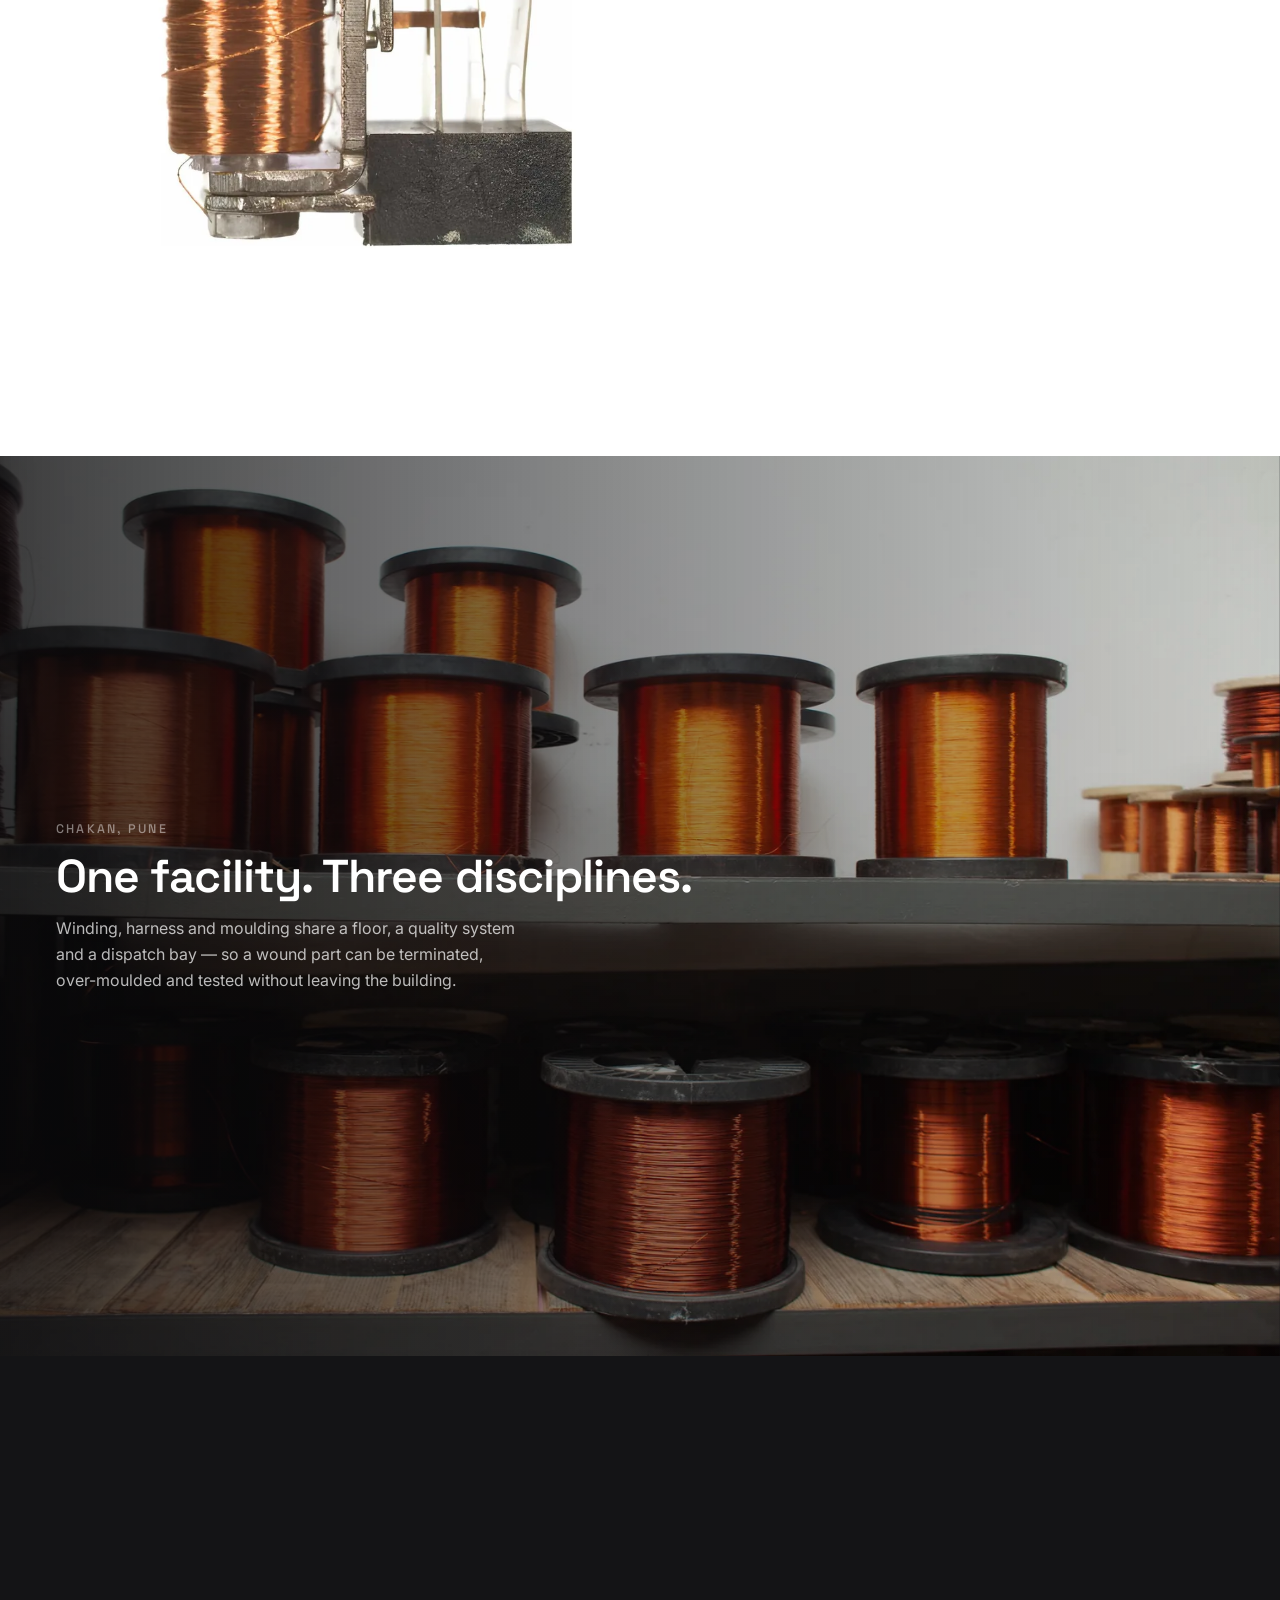
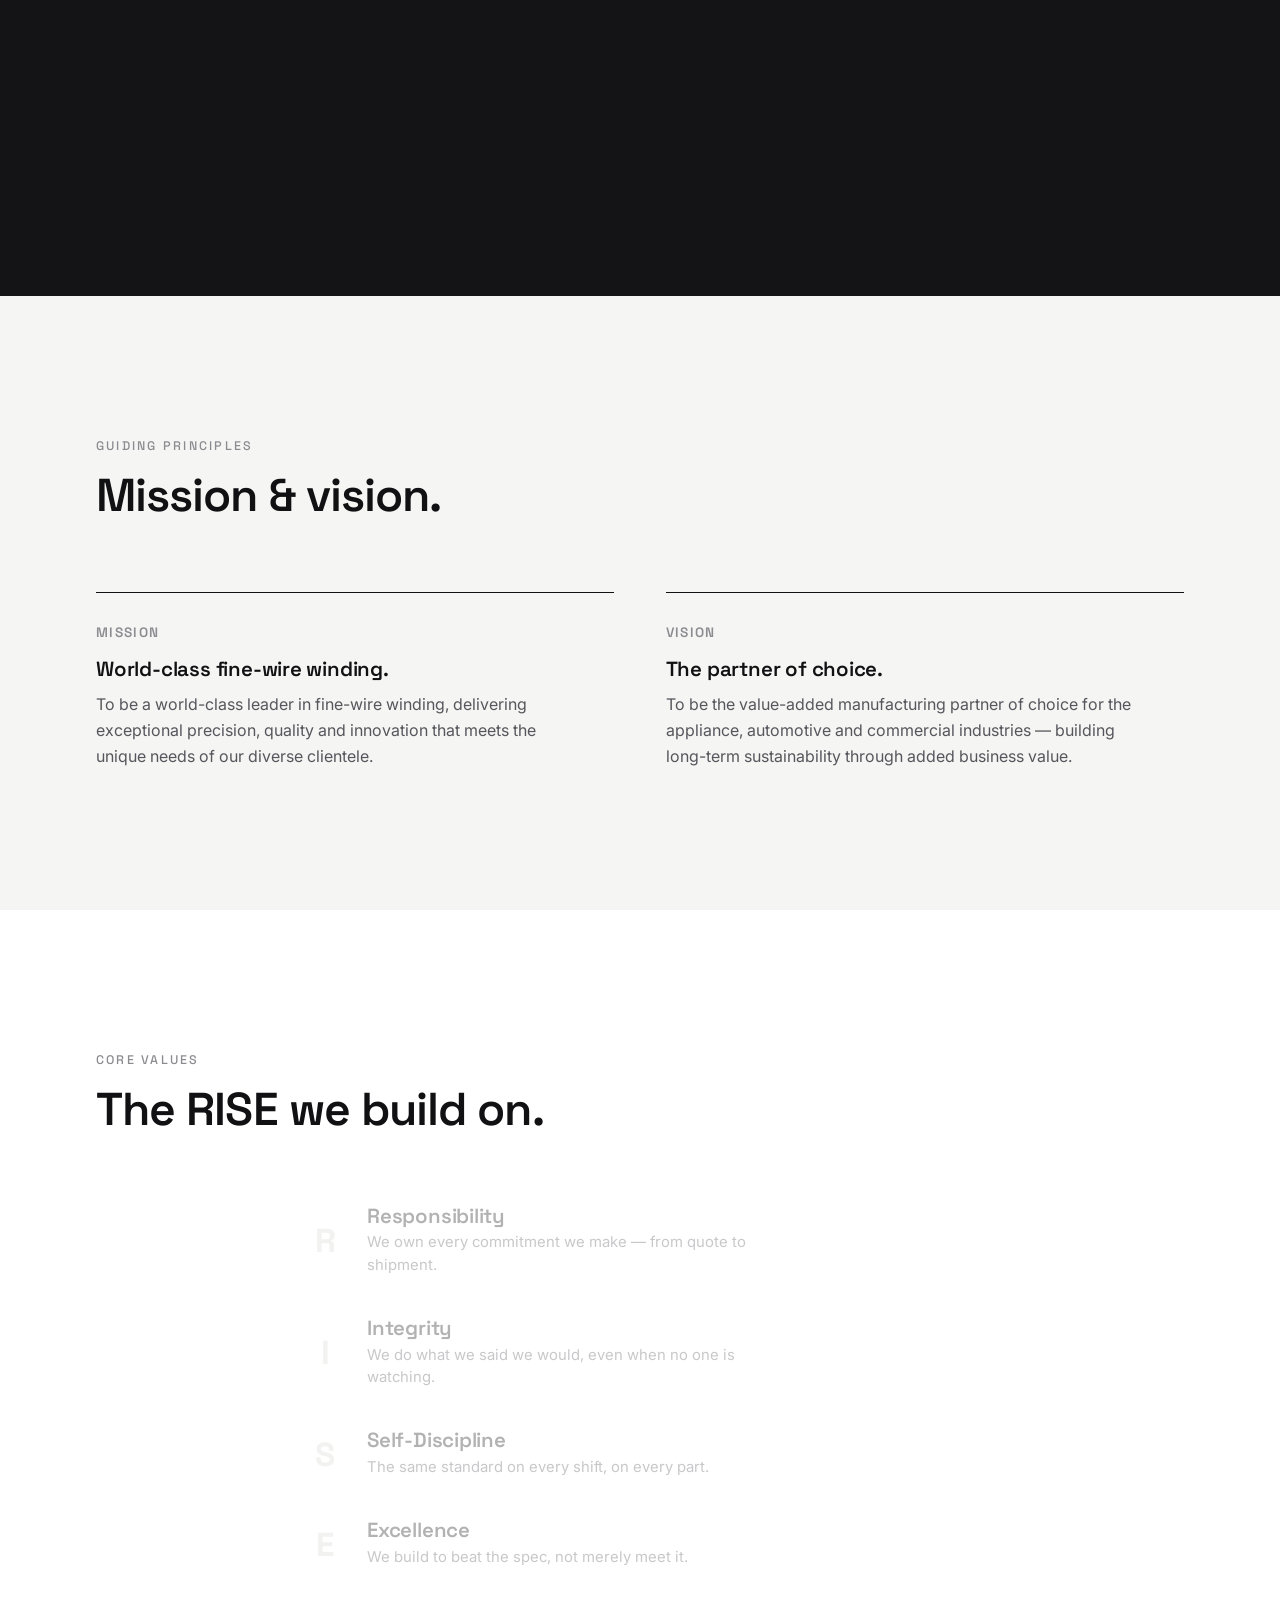
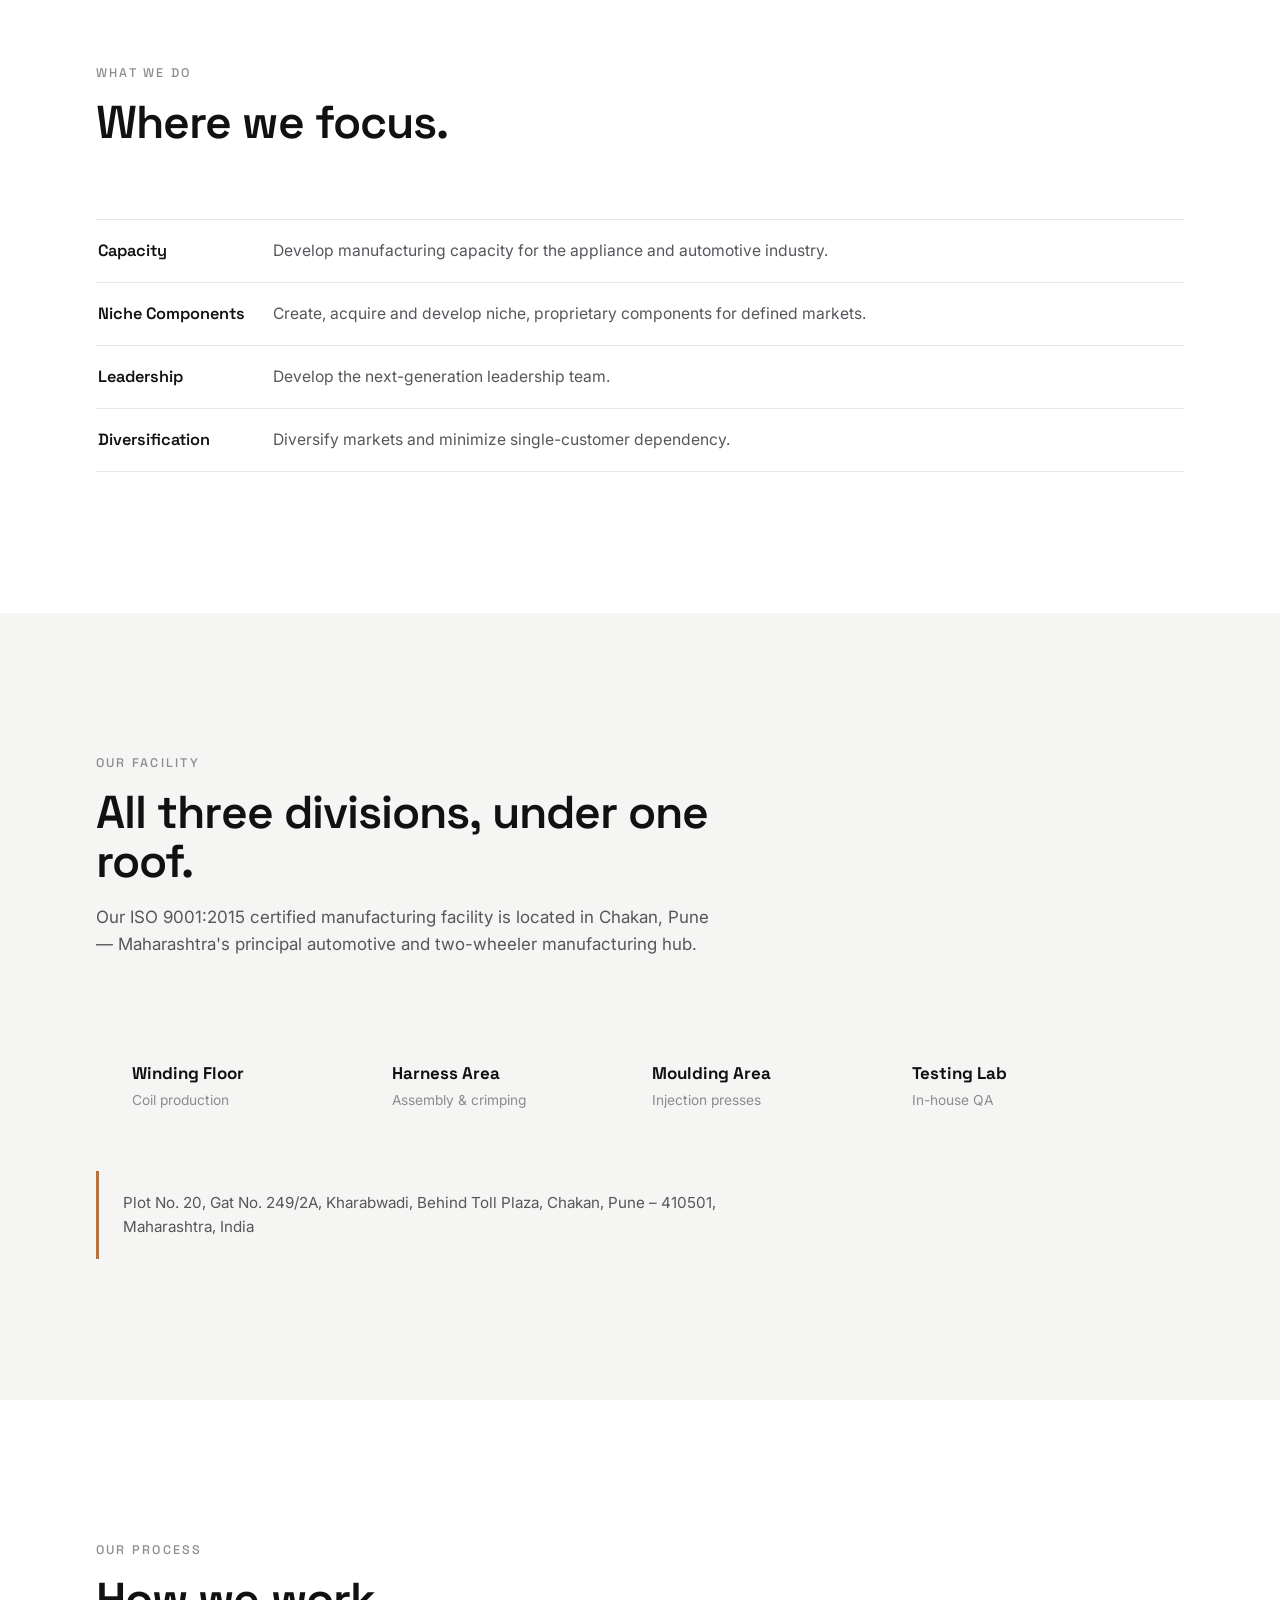
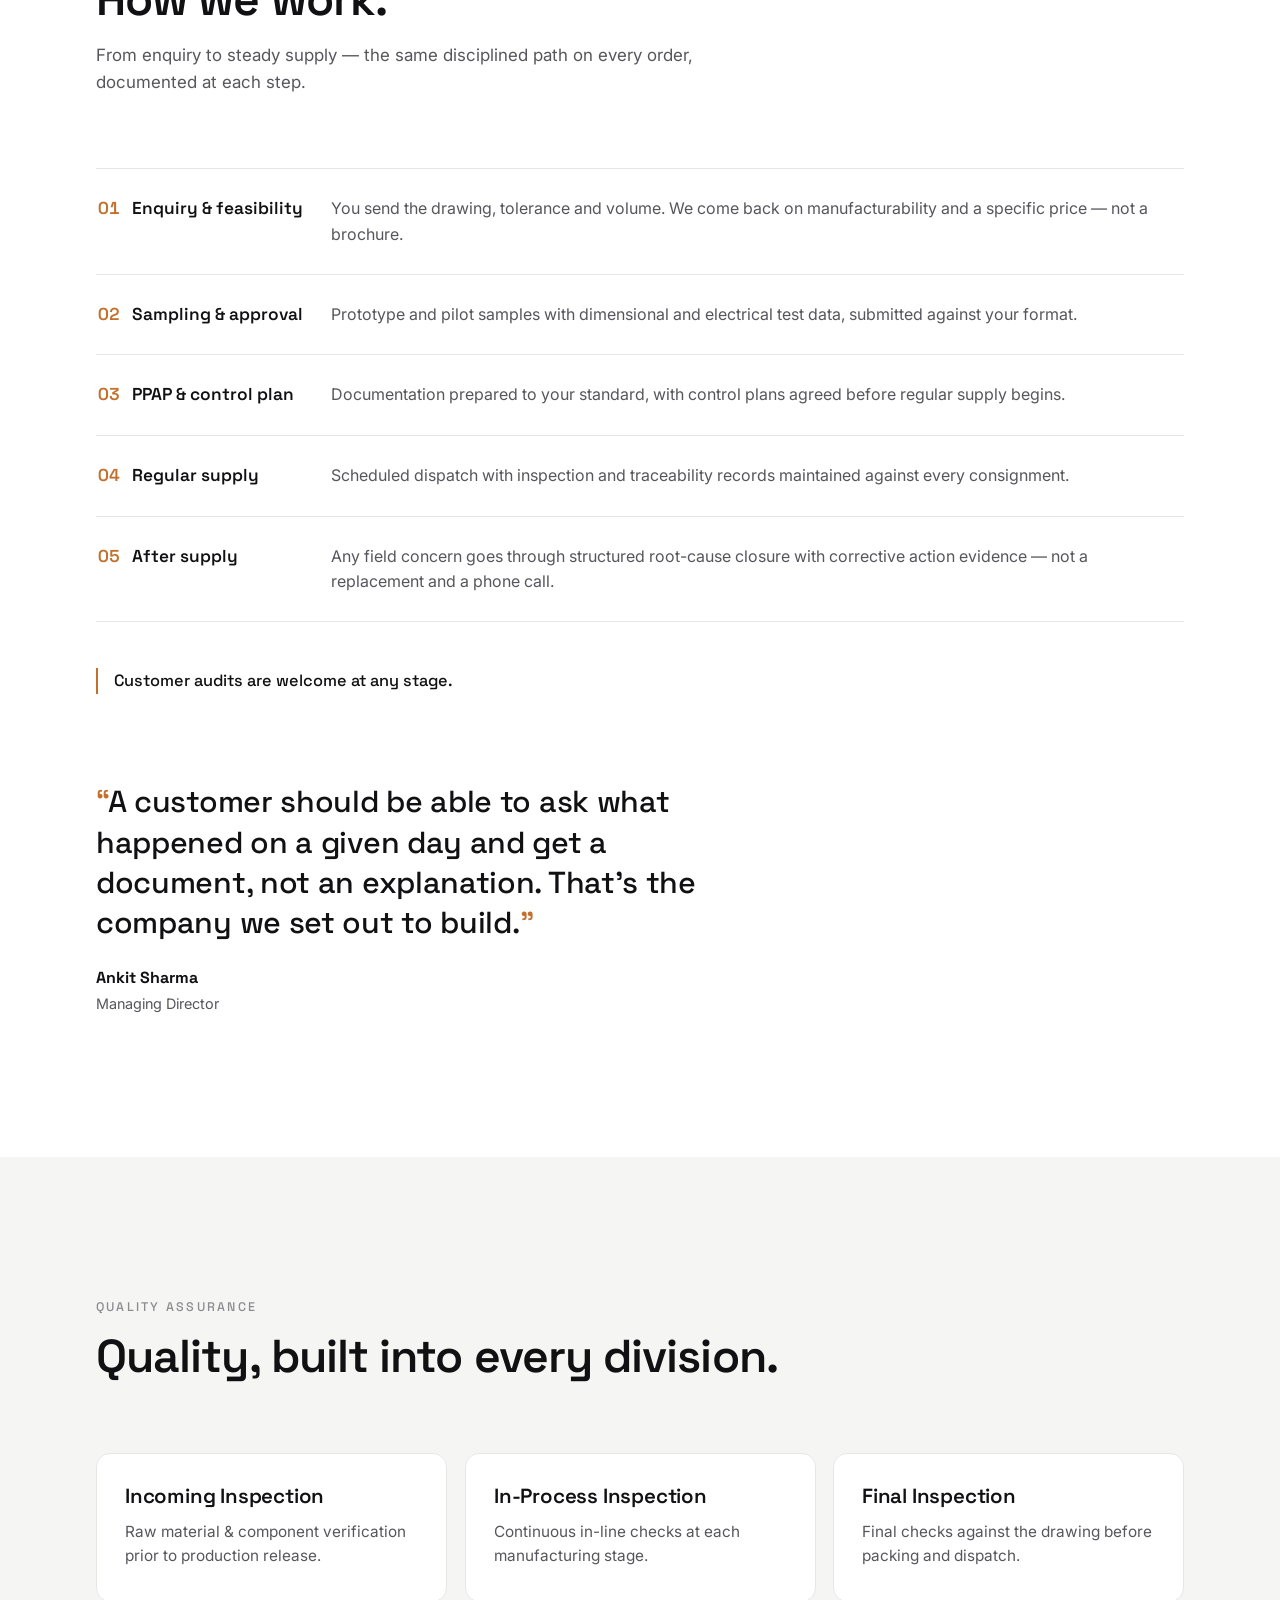
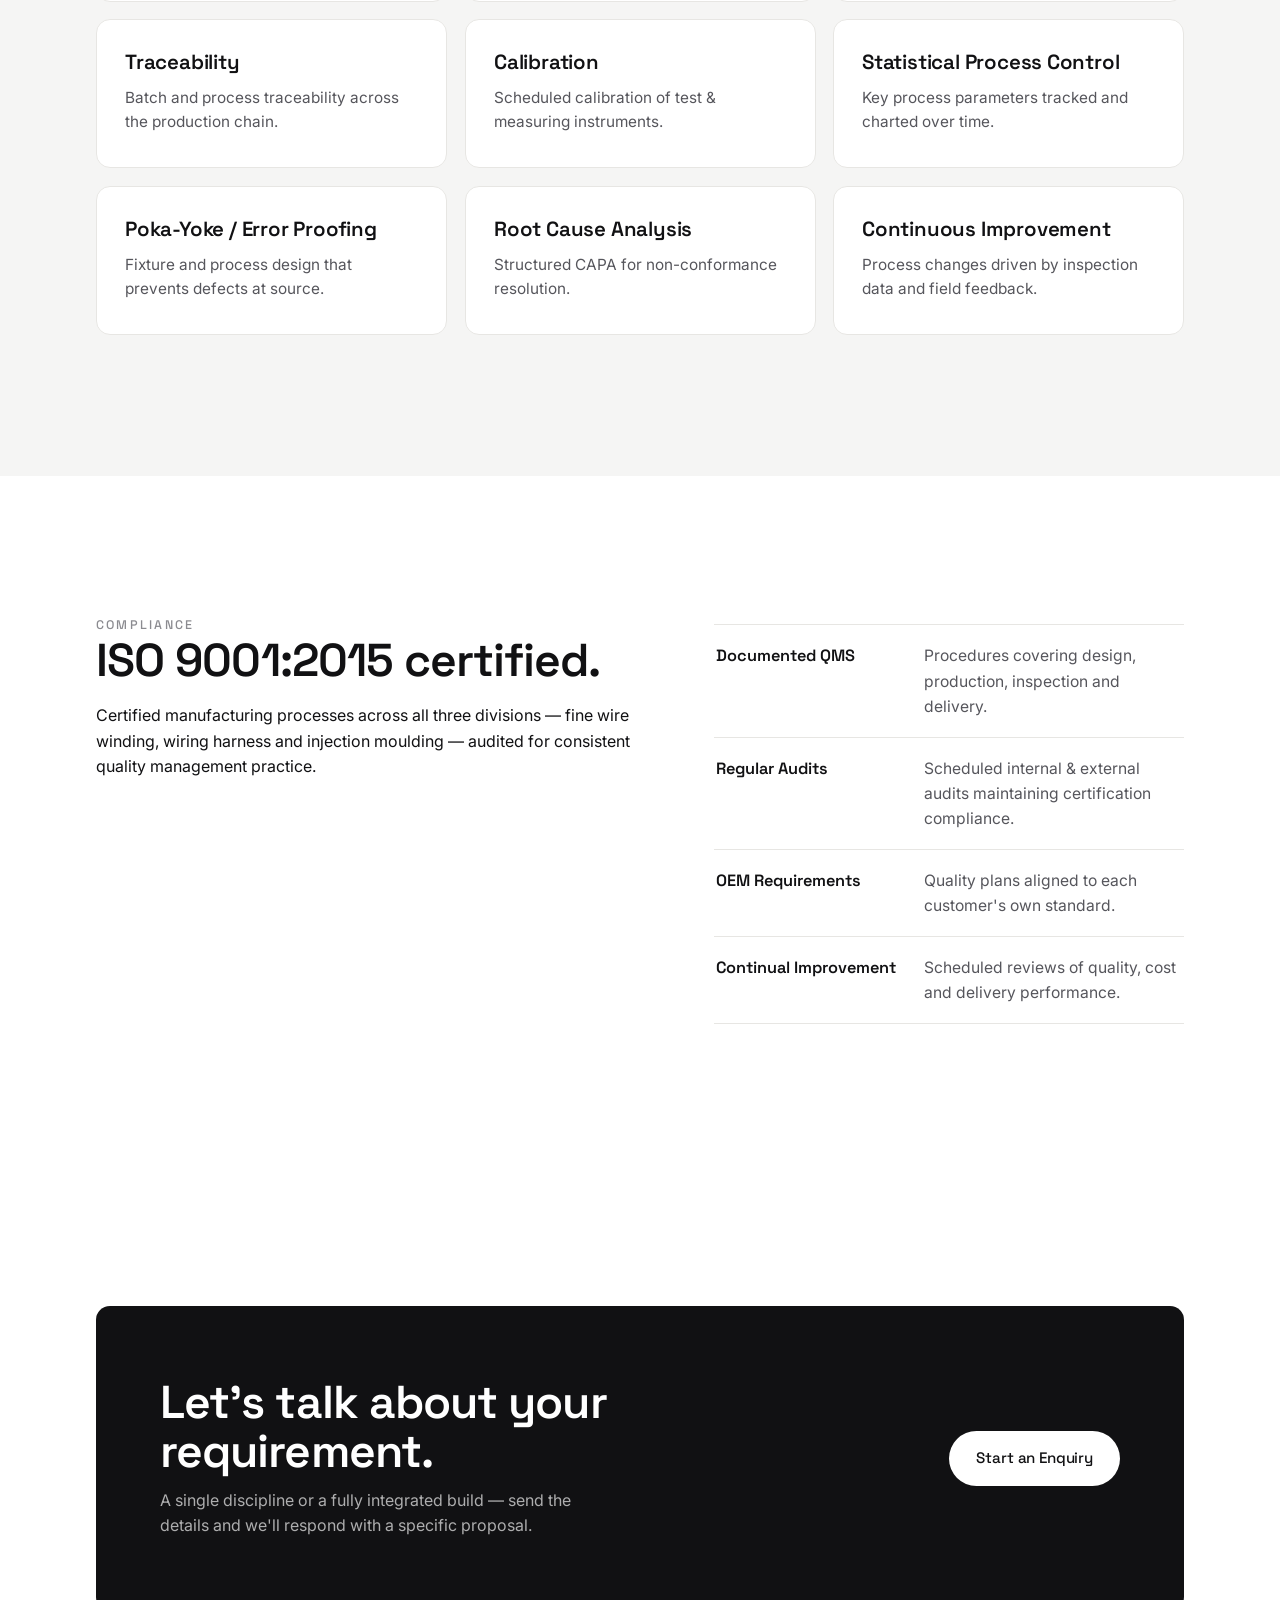
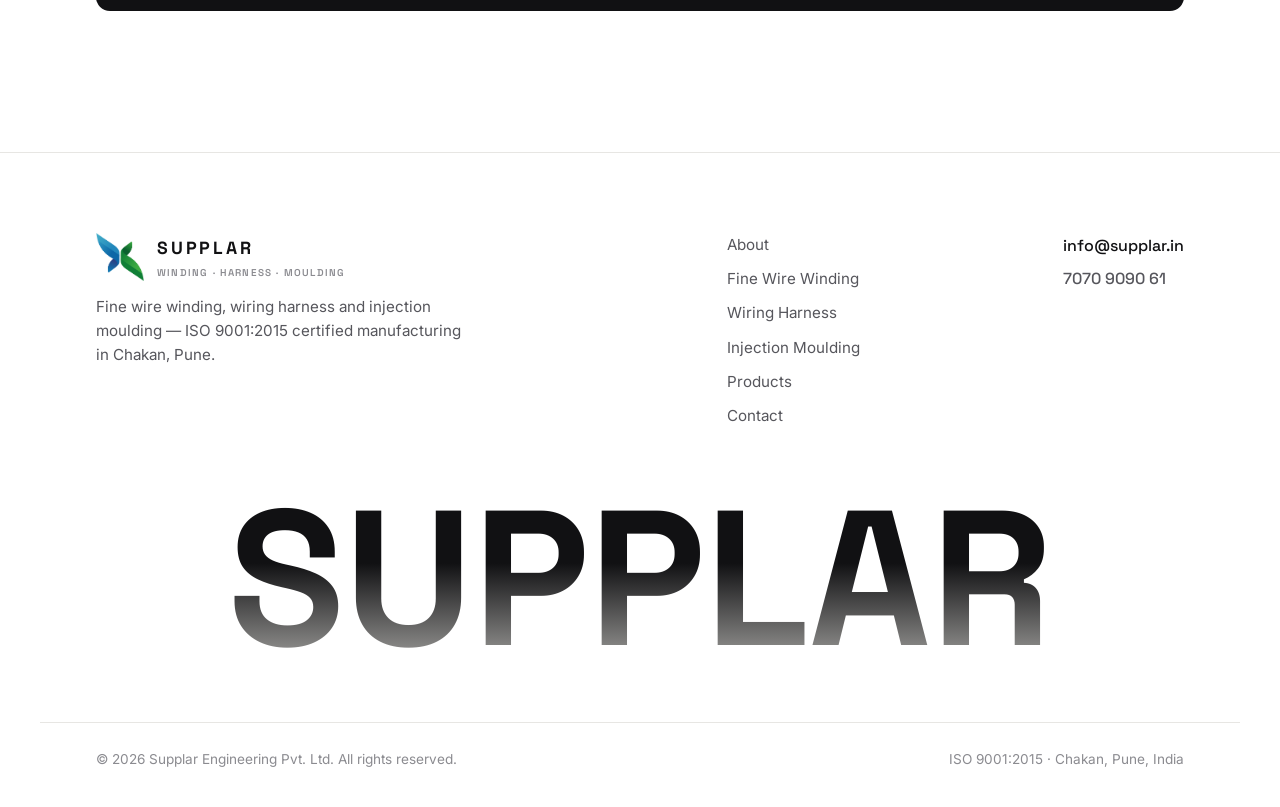
<file: about.html>
<!doctype html>
<html lang="en">
  <head>
    <meta charset="UTF-8" />
    <meta name="viewport" content="width=device-width, initial-scale=1.0" />
    <title>About — Supplar Engineering Pvt. Ltd.</title>
    <meta
      name="description"
      content="Supplar Engineering Pvt. Ltd. is a precision manufacturing partner built around three integrated disciplines — fine wire winding, wiring harness assembly and injection moulding — from an ISO 9001:2015 certified facility in Chakan, Pune."
    />
    <link rel="preconnect" href="https://fonts.googleapis.com" />
    <link rel="preconnect" href="https://fonts.gstatic.com" crossorigin />
    <link
      href="https://fonts.googleapis.com/css2?family=Inter:wght@400;500;600&family=Space+Grotesk:wght@400;500;600;700&display=swap"
      rel="stylesheet"
    />
    <link rel="icon" type="image/png" href="logo-mark.png" />
    <link rel="stylesheet" href="styles.css?v=20261121b" />
    <link rel="canonical" href="https://supplar.in/about.html" />
    <meta property="og:type" content="website" />
    <meta property="og:site_name" content="Supplar Engineering" />
    <meta property="og:url" content="https://supplar.in/about.html" />
    <meta property="og:image" content="https://supplar.in/images/share-about-1200x630.jpg" />
    <meta name="twitter:card" content="summary" />
  </head>
  <body>
    <div id="page-progress" aria-hidden="true"></div>

    <header class="site-header is-scrolled" id="site-header">
      <div class="container header-row">
        <a class="brand" href="index.html" aria-label="Supplar Engineering — home">
          <img class="brand-mark" src="logo-mark.png" alt="" aria-hidden="true" width="44" height="44" />
          <span class="brand-copy"><span class="brand-name">SUPPLAR</span><span class="brand-descriptor">Winding · Harness · Moulding</span></span>
        </a>
        <nav class="site-nav" id="site-nav" aria-label="Primary">
          <a href="index.html">Home</a>
          <a href="about.html" class="is-current">About</a>
          <div class="has-dropdown">
            <button class="dropdown-toggle" type="button" aria-expanded="false" aria-haspopup="true">Capabilities
              <svg viewBox="0 0 12 12" aria-hidden="true"><path d="M2 4.5l4 4 4-4" stroke="currentColor" stroke-width="1.6" fill="none" stroke-linecap="round" stroke-linejoin="round"/></svg>
            </button>
            <div class="dropdown">
              <a href="winding.html"><span><span class="dd-num">01</span> Fine Wire Winding</span><small>Precision coil winding · 29–52 SWG</small></a>
              <a href="harness.html"><span><span class="dd-num">02</span> Wiring Harness</span><small>Custom-engineered assemblies</small></a>
              <a href="moulding.html"><span><span class="dd-num">03</span> Injection Moulding</span><small>Engineered plastic components</small></a>
            </div>
          </div>
          <a href="products.html">Products</a>
          <a href="contact.html">Contact</a>
        </nav>
        <div class="header-actions">
          <a class="button button-solid button-sm" href="contact.html">Send Enquiry</a>
          <button class="menu-toggle" type="button" aria-expanded="false" aria-controls="site-nav" aria-label="Toggle menu"><span></span><span></span><span></span></button>
        </div>
      </div>
    </header>

    <main id="top">
      <!-- PAGE HERO -->
      <section class="page-hero">
        <div class="container">
          <p class="eyebrow">Company Overview</p>
          <h1>A single-roof partner for <span class="u">precision</span> manufacturing.</h1>
          <p class="page-lead">
            Supplar Engineering Pvt. Ltd. is a precision manufacturing partner built around three
            integrated disciplines — fine wire winding, wiring harness assembly and injection
            moulding — serving the automotive, two-wheeler, appliance and industrial sectors.
          </p>
        </div>
      </section>

      <!-- SPLIT FEATURE -->
      <section class="section" style="padding-top:clamp(40px,6vw,72px);">
        <div class="container media-split reveal">
          <figure class="ms-media ms-media--drift">
            <img src="images/winding-wire-spools-assorted-1600.webp" alt="Assorted enamelled winding-wire spools" width="1600" height="1067" loading="lazy" />
          </figure>
          <div class="ms-body">
            <p class="eyebrow">One roof</p>
            <h2>Three divisions, one facility.</h2>
            <p class="prose">Winding, harness and moulding run side by side in our ISO 9001:2015 certified plant in Chakan, Pune — so a coil, its harness and a moulded housing can be sourced, tested and shipped from a single supplier.</p>
          </div>
        </div>
      </section>

      <!-- OVERVIEW -->
      <section class="section" style="padding-top:0;">
        <div class="container split-grid">
          <div class="prose reveal">
            <p>
              Operating from our ISO 9001:2015 certified facility in Chakan, Pune — one of India's
              principal automotive manufacturing hubs — each division is run with its own dedicated
              machinery, process discipline and in-house testing.
            </p>
            <p>
              Customers can engage us for a single discipline or for a fully integrated, single-roof
              solution — with the same rigorous quality system and delivery discipline applied across
              all three divisions.
            </p>
            <figure class="media-frame">
              <img src="images/relay-coil-armature-800sq.webp" alt="Wound relay coil with armature assembly" width="800" height="800" />
            </figure>
          </div>
          <div class="split-aside reveal">
            <div class="aside-cell"><strong>ISO 9001:2015</strong><span>Certified quality system</span></div>
            <div class="aside-cell"><strong>3 Divisions</strong><span>Winding · Harness · Moulding</span></div>
            <div class="aside-cell"><strong>Chakan, Pune</strong><span>Automotive manufacturing hub</span></div>
          </div>
        </div>
      </section>

      <!-- MISSION & VISION -->
      <!-- SHOWROOM · manufacturing floor band, dark overlay, slow zoom -->
      <section class="sr-push sr-push--dark" aria-label="The Supplar winding floor">
        <div class="sr-push__sticky">
          <img class="sr-push__img" src="images/copper-wire-spools-rack-1600.webp" alt="Racks of enamelled copper wire spools" width="1600" height="1067" loading="lazy" decoding="async" />
          <div class="sr-push__scrim" aria-hidden="true"></div>
          <div class="container sr-push__copy">
            <p class="eyebrow">Chakan, Pune</p>
            <h2>One facility. Three disciplines.</h2>
            <p class="prose">Winding, harness and moulding share a floor, a quality system and a dispatch bay — so a wound part can be terminated, over-moulded and tested without leaving the building.</p>
          </div>
        </div>
      </section>

      <section class="section section-soft">
        <div class="container">
          <div class="section-heading reveal">
            <p class="eyebrow">Guiding Principles</p>
            <h2>Mission &amp; vision.</h2>
          </div>
          <div class="strength-grid reveal">
            <div class="strength">
              <span class="strength-num">MISSION</span>
              <h3>World-class fine-wire winding.</h3>
              <p>To be a world-class leader in fine-wire winding, delivering exceptional precision, quality and innovation that meets the unique needs of our diverse clientele.</p>
            </div>
            <div class="strength">
              <span class="strength-num">VISION</span>
              <h3>The partner of choice.</h3>
              <p>To be the value-added manufacturing partner of choice for the appliance, automotive and commercial industries — building long-term sustainability through added business value.</p>
            </div>
          </div>
        </div>
      </section>

      <!-- CORE VALUES (RISE) -->
      <section class="section">
        <div class="container">
          <div class="section-heading reveal">
            <p class="eyebrow">Core Values</p>
            <h2>The RISE we build on.</h2>
          </div>
          <div class="rise-coil reveal" id="rise-coil">
            <div class="rc-emblem" aria-hidden="true">
              <svg class="rc-svg" viewBox="0 0 140 300" preserveAspectRatio="xMidYMid meet">
                <g class="rc-turns"></g>
                <circle class="rc-feeder" r="5"/>
              </svg>
            </div>
            <ol class="rc-values">
              <li class="rc-value">
                <span class="rc-key">R</span>
                <div class="rc-text"><h3>Responsibility</h3><p>We own every commitment we make — from quote to shipment.</p></div>
              </li>
              <li class="rc-value">
                <span class="rc-key">I</span>
                <div class="rc-text"><h3>Integrity</h3><p>We do what we said we would, even when no one is watching.</p></div>
              </li>
              <li class="rc-value">
                <span class="rc-key">S</span>
                <div class="rc-text"><h3>Self-Discipline</h3><p>The same standard on every shift, on every part.</p></div>
              </li>
              <li class="rc-value">
                <span class="rc-key">E</span>
                <div class="rc-text"><h3>Excellence</h3><p>We build to beat the spec, not merely meet it.</p></div>
              </li>
            </ol>
          </div>

          <div class="section-heading reveal" style="margin-top: clamp(56px, 8vw, 96px);">
            <p class="eyebrow">What We Do</p>
            <h2>Where we focus.</h2>
          </div>
          <ul class="spec-list reveal">
            <li><b>Capacity</b><span>Develop manufacturing capacity for the appliance and automotive industry.</span></li>
            <li><b>Niche Components</b><span>Create, acquire and develop niche, proprietary components for defined markets.</span></li>
            <li><b>Leadership</b><span>Develop the next-generation leadership team.</span></li>
            <li><b>Diversification</b><span>Diversify markets and minimize single-customer dependency.</span></li>
          </ul>
        </div>
      </section>

      <!-- FACILITY -->
      <section class="section section-soft">
        <div class="container">
          <div class="section-heading reveal">
            <p class="eyebrow">Our Facility</p>
            <h2>All three divisions, under one roof.</h2>
            <p class="section-sub">
              Our ISO 9001:2015 certified manufacturing facility is located in Chakan, Pune —
              Maharashtra's principal automotive and two-wheeler manufacturing hub.
            </p>
          </div>
          <div class="capability-bar reveal">
            <div class="cap"><strong>Winding Floor</strong><span>Coil production</span></div>
            <div class="cap"><strong>Harness Area</strong><span>Assembly &amp; crimping</span></div>
            <div class="cap"><strong>Moulding Area</strong><span>Injection presses</span></div>
            <div class="cap"><strong>Testing Lab</strong><span>In-house QA</span></div>
          </div>
          <div class="note-callout reveal">
            Plot No. 20, Gat No. 249/2A, Kharabwadi, Behind Toll Plaza, Chakan, Pune – 410501, Maharashtra, India
          </div>
        </div>
      </section>

      <!-- HOW WE WORK -->
      <section class="section">
        <div class="container">
          <div class="section-heading reveal">
            <p class="eyebrow">Our Process</p>
            <h2>How we work.</h2>
            <p class="section-sub">From enquiry to steady supply — the same disciplined path on every order, documented at each step.</p>
          </div>
          <ol class="spec-list worksteps reveal">
            <li><b>Enquiry &amp; feasibility</b><span>You send the drawing, tolerance and volume. We come back on manufacturability and a specific price — not a brochure.</span></li>
            <li><b>Sampling &amp; approval</b><span>Prototype and pilot samples with dimensional and electrical test data, submitted against your format.</span></li>
            <li><b>PPAP &amp; control plan</b><span>Documentation prepared to your standard, with control plans agreed before regular supply begins.</span></li>
            <li><b>Regular supply</b><span>Scheduled dispatch with inspection and traceability records maintained against every consignment.</span></li>
            <li><b>After supply</b><span>Any field concern goes through structured root-cause closure with corrective action evidence — not a replacement and a phone call.</span></li>
          </ol>
          <p class="work-note reveal">Customer audits are welcome at any stage.</p>
          <figure class="pullquote reveal">
            <blockquote>A customer should be able to ask what happened on a given day and get a document, not an explanation. That's the company we set out to build.</blockquote>
            <figcaption><strong>Ankit Sharma</strong><span>Managing Director</span></figcaption>
          </figure>
        </div>
      </section>

      <!-- QUALITY ASSURANCE -->
      <section class="section section-soft">
        <div class="container">
          <div class="section-heading reveal">
            <p class="eyebrow">Quality Assurance</p>
            <h2>Quality, built into every division.</h2>
          </div>
          <div class="card-grid card-grid-3 reveal">
            <div class="card"><h3>Incoming Inspection</h3><p>Raw material &amp; component verification prior to production release.</p></div>
            <div class="card"><h3>In-Process Inspection</h3><p>Continuous in-line checks at each manufacturing stage.</p></div>
            <div class="card"><h3>Final Inspection</h3><p>Final checks against the drawing before packing and dispatch.</p></div>
            <div class="card"><h3>Traceability</h3><p>Batch and process traceability across the production chain.</p></div>
            <div class="card"><h3>Calibration</h3><p>Scheduled calibration of test &amp; measuring instruments.</p></div>
            <div class="card"><h3>Statistical Process Control</h3><p>Key process parameters tracked and charted over time.</p></div>
            <div class="card"><h3>Poka-Yoke / Error Proofing</h3><p>Fixture and process design that prevents defects at source.</p></div>
            <div class="card"><h3>Root Cause Analysis</h3><p>Structured CAPA for non-conformance resolution.</p></div>
            <div class="card"><h3>Continuous Improvement</h3><p>Process changes driven by inspection data and field feedback.</p></div>
          </div>
        </div>
      </section>

      <!-- CERTIFICATIONS -->
      <section class="section">
        <div class="container split-grid">
          <div class="reveal">
            <p class="eyebrow">Compliance</p>
            <h2>ISO 9001:2015 certified.</h2>
            <p class="prose" style="margin-top:18px;">
              Certified manufacturing processes across all three divisions — fine wire winding,
              wiring harness and injection moulding — audited for consistent quality management practice.
            </p>
          </div>
          <ul class="spec-list reveal">
            <li><b>Documented QMS</b><span>Procedures covering design, production, inspection and delivery.</span></li>
            <li><b>Regular Audits</b><span>Scheduled internal &amp; external audits maintaining certification compliance.</span></li>
            <li><b>OEM Requirements</b><span>Quality plans aligned to each customer's own standard.</span></li>
            <li><b>Continual Improvement</b><span>Scheduled reviews of quality, cost and delivery performance.</span></li>
          </ul>
        </div>
      </section>

      <!-- CTA -->
      <section class="section">
        <div class="container">
          <div class="cta-band reveal">
            <div>
              <h2>Let's talk about your requirement.</h2>
              <p>A single discipline or a fully integrated build — send the details and we'll respond with a specific proposal.</p>
            </div>
            <a class="button button-solid" href="contact.html">Start an Enquiry</a>
          </div>
        </div>
      </section>
    </main>

    <footer class="site-footer">
      <div class="container footer-row">
        <div class="footer-brand">
          <div class="footer-lockup"><img src="logo-mark.png" alt="" width="58" height="58"/><span><span class="brand-name" data-company>SUPPLAR</span><small>Winding · Harness · Moulding</small></span></div>
          <p>Fine wire winding, wiring harness and injection moulding — ISO 9001:2015 certified manufacturing in Chakan, Pune.</p>
        </div>
        <nav class="footer-nav" aria-label="Footer">
          <a href="about.html">About</a>
          <a href="winding.html">Fine Wire Winding</a>
          <a href="harness.html">Wiring Harness</a>
          <a href="moulding.html">Injection Moulding</a>
          <a href="products.html">Products</a>
          <a href="contact.html">Contact</a>
        </nav>
        <div class="footer-contact">
          <a class="footer-email" data-email-link href="mailto:info@supplar.in">info@supplar.in</a>
          <a class="footer-phone" data-phone-link href="tel:+917070909061">7070 9090 61</a>
        </div>
      </div>
      <div class="container footer-wordmark" aria-hidden="true"><span>SUPPLAR</span></div>
      <div class="container footer-base">
        <span>© <span id="year"></span> Supplar Engineering Pvt. Ltd. All rights reserved.</span>
        <span>ISO 9001:2015 · Chakan, Pune, India</span>
      </div>
    </footer>

    <script src="script.js?v=20261121b"></script>
  </body>
</html>
</file>
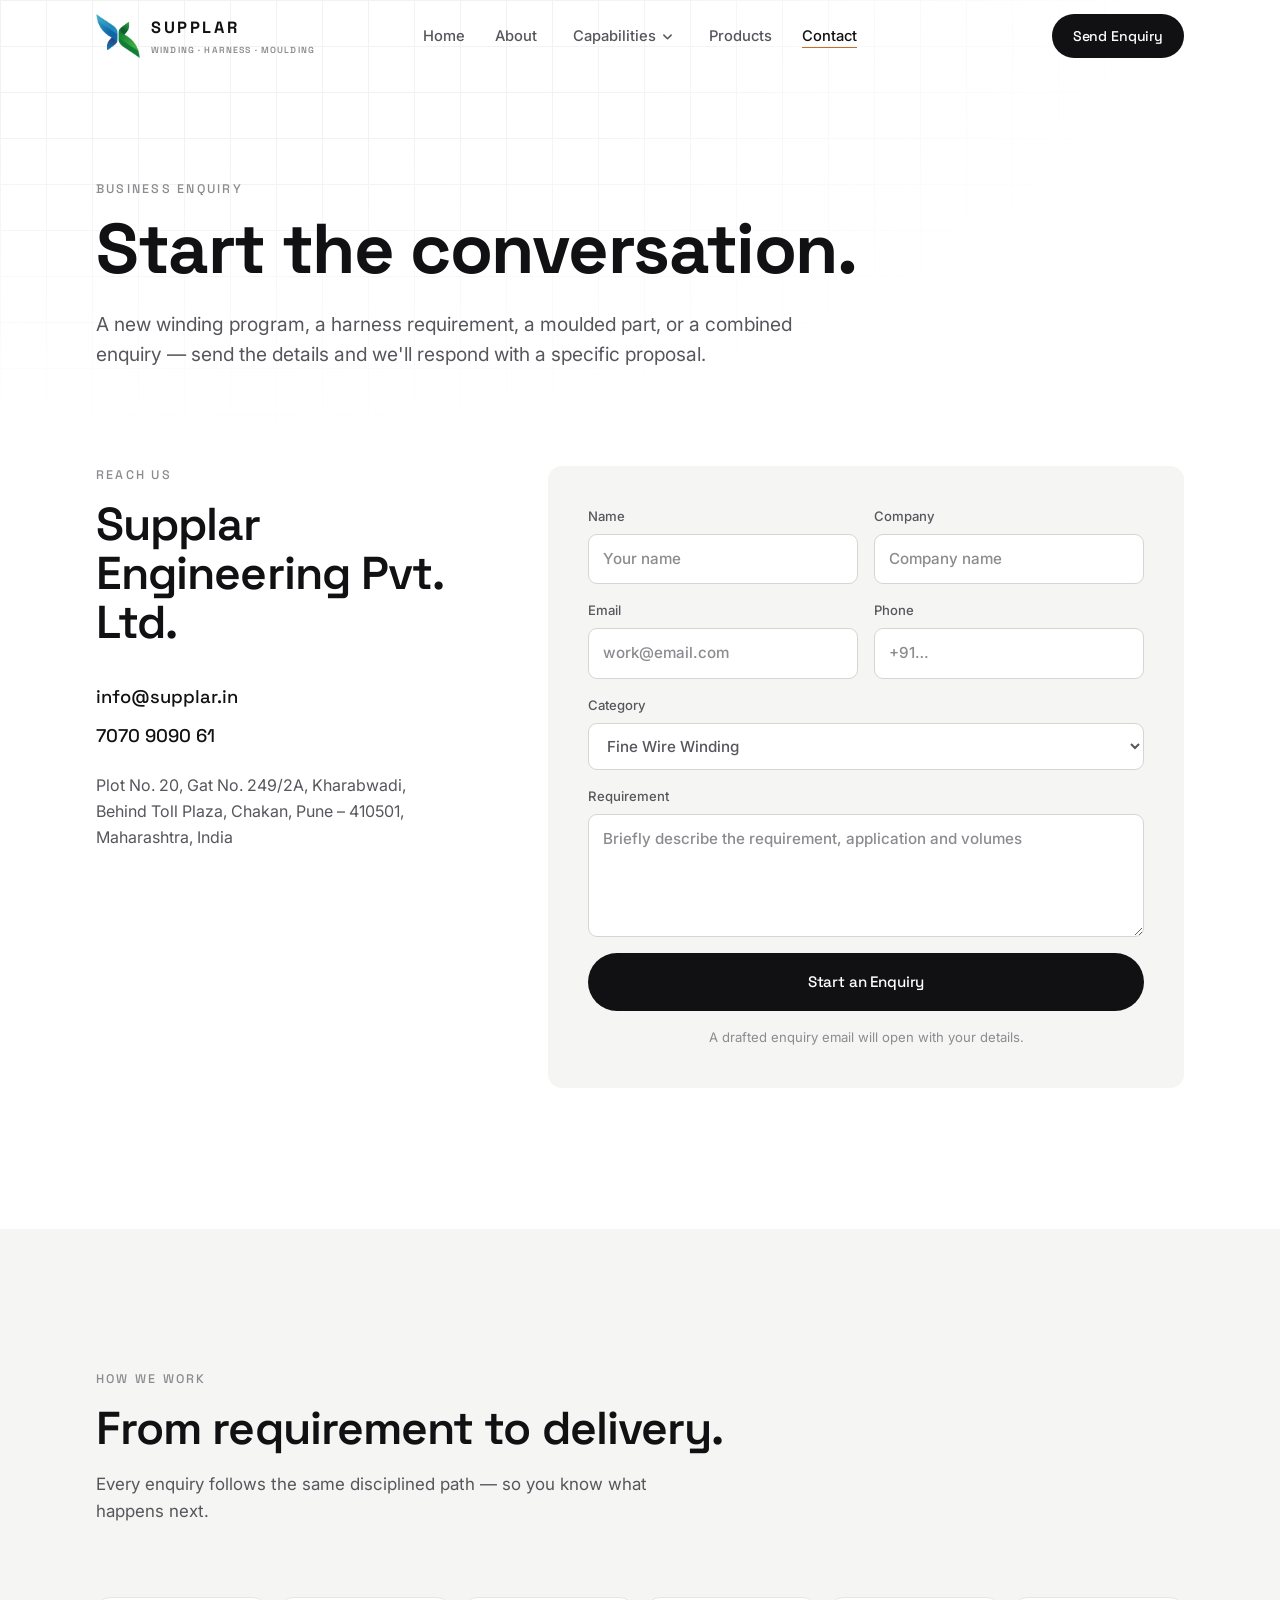
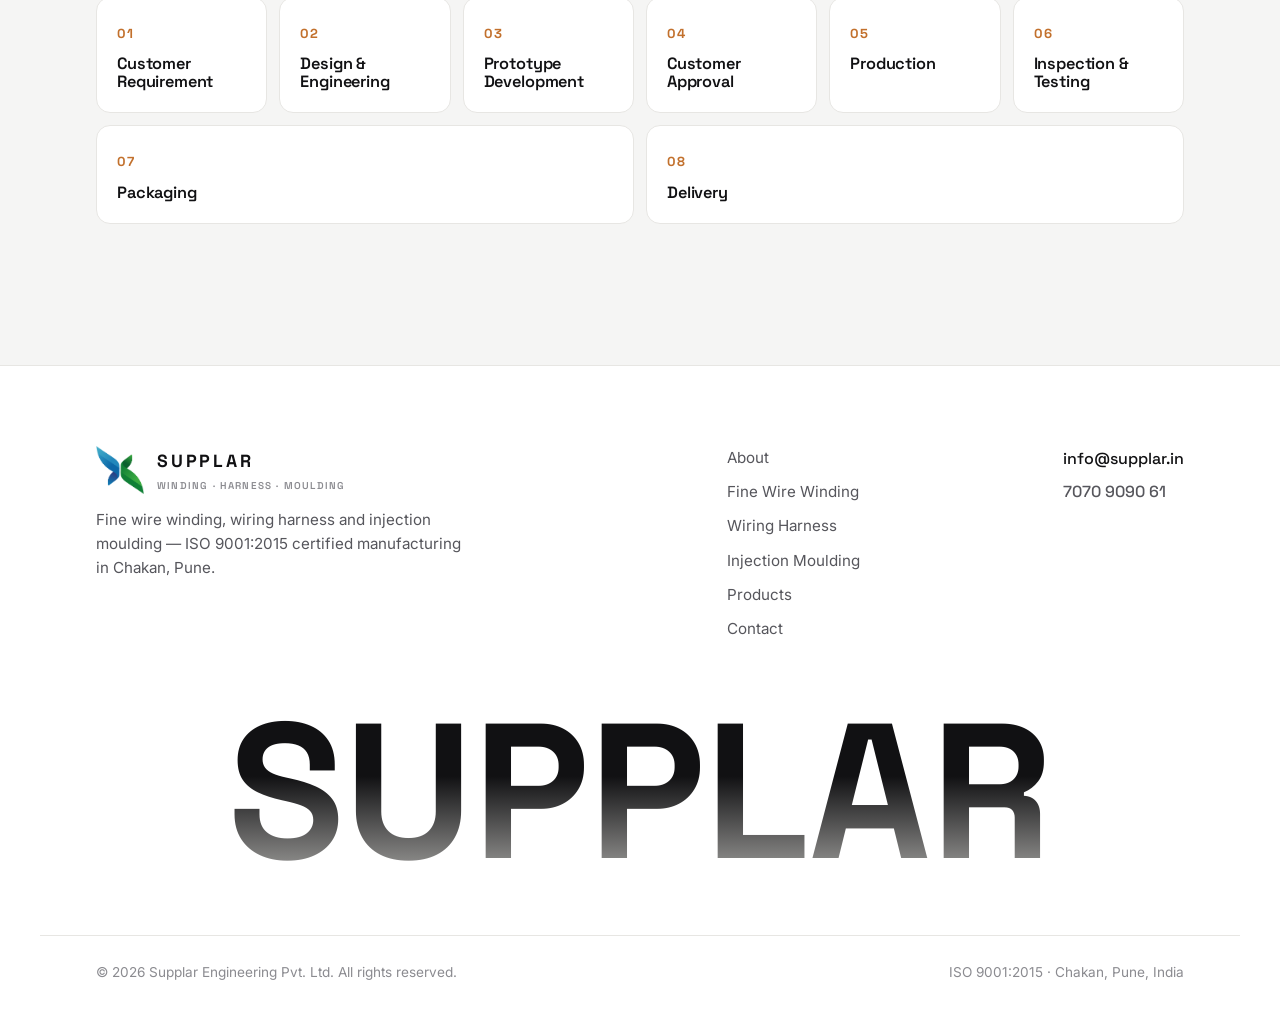
<file: contact.html>
<!doctype html>
<html lang="en">
  <head>
    <meta charset="UTF-8" />
    <meta name="viewport" content="width=device-width, initial-scale=1.0" />
    <title>Contact — Supplar Engineering Pvt. Ltd.</title>
    <meta
      name="description"
      content="Contact Supplar Engineering Pvt. Ltd. — precision winding, wiring harness and injection moulding manufacturing in Chakan, Pune. Send your requirement and we'll respond with a specific proposal."
    />
    <link rel="preconnect" href="https://fonts.googleapis.com" />
    <link rel="preconnect" href="https://fonts.gstatic.com" crossorigin />
    <link
      href="https://fonts.googleapis.com/css2?family=Inter:wght@400;500;600&family=Space+Grotesk:wght@400;500;600;700&display=swap"
      rel="stylesheet"
    />
    <link rel="icon" type="image/png" href="logo-mark.png" />
    <link rel="stylesheet" href="styles.css?v=20261121b" />
    <link rel="canonical" href="https://supplar.in/contact.html" />
    <meta property="og:type" content="website" />
    <meta property="og:site_name" content="Supplar Engineering" />
    <meta property="og:url" content="https://supplar.in/contact.html" />
    <meta property="og:image" content="https://supplar.in/images/share-contact-1200x630.jpg" />
    <meta name="twitter:card" content="summary" />
  </head>
  <body>
    <div id="page-progress" aria-hidden="true"></div>

    <header class="site-header is-scrolled" id="site-header">
      <div class="container header-row">
        <a class="brand" href="index.html" aria-label="Supplar Engineering — home">
          <img class="brand-mark" src="logo-mark.png" alt="" aria-hidden="true" width="44" height="44" />
          <span class="brand-copy"><span class="brand-name">SUPPLAR</span><span class="brand-descriptor">Winding · Harness · Moulding</span></span>
        </a>
        <nav class="site-nav" id="site-nav" aria-label="Primary">
          <a href="index.html">Home</a>
          <a href="about.html">About</a>
          <div class="has-dropdown">
            <button class="dropdown-toggle" type="button" aria-expanded="false" aria-haspopup="true">Capabilities
              <svg viewBox="0 0 12 12" aria-hidden="true"><path d="M2 4.5l4 4 4-4" stroke="currentColor" stroke-width="1.6" fill="none" stroke-linecap="round" stroke-linejoin="round"/></svg>
            </button>
            <div class="dropdown">
              <a href="winding.html"><span><span class="dd-num">01</span> Fine Wire Winding</span><small>Precision coil winding · 29–52 SWG</small></a>
              <a href="harness.html"><span><span class="dd-num">02</span> Wiring Harness</span><small>Custom-engineered assemblies</small></a>
              <a href="moulding.html"><span><span class="dd-num">03</span> Injection Moulding</span><small>Engineered plastic components</small></a>
            </div>
          </div>
          <a href="products.html">Products</a>
          <a href="contact.html" class="is-current">Contact</a>
        </nav>
        <div class="header-actions">
          <a class="button button-solid button-sm" href="contact.html">Send Enquiry</a>
          <button class="menu-toggle" type="button" aria-expanded="false" aria-controls="site-nav" aria-label="Toggle menu"><span></span><span></span><span></span></button>
        </div>
      </div>
    </header>

    <main id="top">
      <!-- PAGE HERO -->
      <section class="page-hero">
        <div class="container">
          <p class="eyebrow">Business Enquiry</p>
          <h1>Start the conversation.</h1>
          <p class="page-lead">
            A new winding program, a harness requirement, a moulded part, or a combined enquiry —
            send the details and we'll respond with a specific proposal.
          </p>
        </div>
      </section>

      <!-- CONTACT -->
      <section class="section contact-section" id="contact" style="padding-top:0;">
        <div class="container contact-grid">
          <div class="contact-copy reveal">
            <p class="eyebrow">Reach Us</p>
            <h2>Supplar Engineering Pvt. Ltd.</h2>
            <div class="contact-details">
              <a data-email-link href="mailto:info@supplar.in">info@supplar.in</a>
              <a data-phone-link href="tel:+917070909061">7070 9090 61</a>
              <p style="margin-top:14px; max-width:34ch; color:var(--ink-soft);">
                Plot No. 20, Gat No. 249/2A, Kharabwadi, Behind Toll Plaza, Chakan, Pune – 410501,
                Maharashtra, India
              </p>
            </div>
          </div>

          <form class="enquiry-form reveal" id="enquiry-form">
            <div class="field-row">
              <label>Name<input type="text" name="name" placeholder="Your name" required /></label>
              <label>Company<input type="text" name="company" placeholder="Company name" required /></label>
            </div>
            <div class="field-row">
              <label>Email<input type="email" name="email" placeholder="work@email.com" required /></label>
              <label>Phone<input type="tel" name="phone" placeholder="+91…" /></label>
            </div>
            <label>Category
              <select name="category" required>
                <option value="Fine Wire Winding">Fine Wire Winding</option>
                <option value="Wiring Harness">Wiring Harness</option>
                <option value="Injection Moulding">Injection Moulding</option>
                <option value="Multiple / Integrated">Multiple / Integrated</option>
              </select>
            </label>
            <label>Requirement
              <textarea name="requirement" rows="4" placeholder="Briefly describe the requirement, application and volumes" required></textarea>
            </label>
            <button class="button button-solid button-block" type="submit">Start an Enquiry</button>
            <p class="form-note" id="form-note">A drafted enquiry email will open with your details.</p>
          </form>
        </div>
      </section>

      <!-- HOW WE WORK -->
      <section class="section section-soft">
        <div class="container">
          <div class="section-heading reveal">
            <p class="eyebrow">How We Work</p>
            <h2>From requirement to delivery.</h2>
            <p class="section-sub">Every enquiry follows the same disciplined path — so you know what happens next.</p>
          </div>
          <div class="chain reveal">
            <div class="chain-step"><b>01</b><h3>Customer Requirement</h3></div>
            <div class="chain-step"><b>02</b><h3>Design &amp; Engineering</h3></div>
            <div class="chain-step"><b>03</b><h3>Prototype Development</h3></div>
            <div class="chain-step"><b>04</b><h3>Customer Approval</h3></div>
            <div class="chain-step"><b>05</b><h3>Production</h3></div>
            <div class="chain-step"><b>06</b><h3>Inspection &amp; Testing</h3></div>
            <div class="chain-step"><b>07</b><h3>Packaging</h3></div>
            <div class="chain-step"><b>08</b><h3>Delivery</h3></div>
          </div>
        </div>
      </section>
    </main>

    <footer class="site-footer">
      <div class="container footer-row">
        <div class="footer-brand">
          <div class="footer-lockup"><img src="logo-mark.png" alt="" width="58" height="58"/><span><span class="brand-name" data-company>SUPPLAR</span><small>Winding · Harness · Moulding</small></span></div>
          <p>Fine wire winding, wiring harness and injection moulding — ISO 9001:2015 certified manufacturing in Chakan, Pune.</p>
        </div>
        <nav class="footer-nav" aria-label="Footer">
          <a href="about.html">About</a>
          <a href="winding.html">Fine Wire Winding</a>
          <a href="harness.html">Wiring Harness</a>
          <a href="moulding.html">Injection Moulding</a>
          <a href="products.html">Products</a>
          <a href="contact.html">Contact</a>
        </nav>
        <div class="footer-contact">
          <a class="footer-email" data-email-link href="mailto:info@supplar.in">info@supplar.in</a>
          <a class="footer-phone" data-phone-link href="tel:+917070909061">7070 9090 61</a>
        </div>
      </div>
      <div class="container footer-wordmark" aria-hidden="true"><span>SUPPLAR</span></div>
      <div class="container footer-base">
        <span>© <span id="year"></span> Supplar Engineering Pvt. Ltd. All rights reserved.</span>
        <span>ISO 9001:2015 · Chakan, Pune, India</span>
      </div>
    </footer>

    <script src="script.js?v=20261121b"></script>
  </body>
</html>
</file>
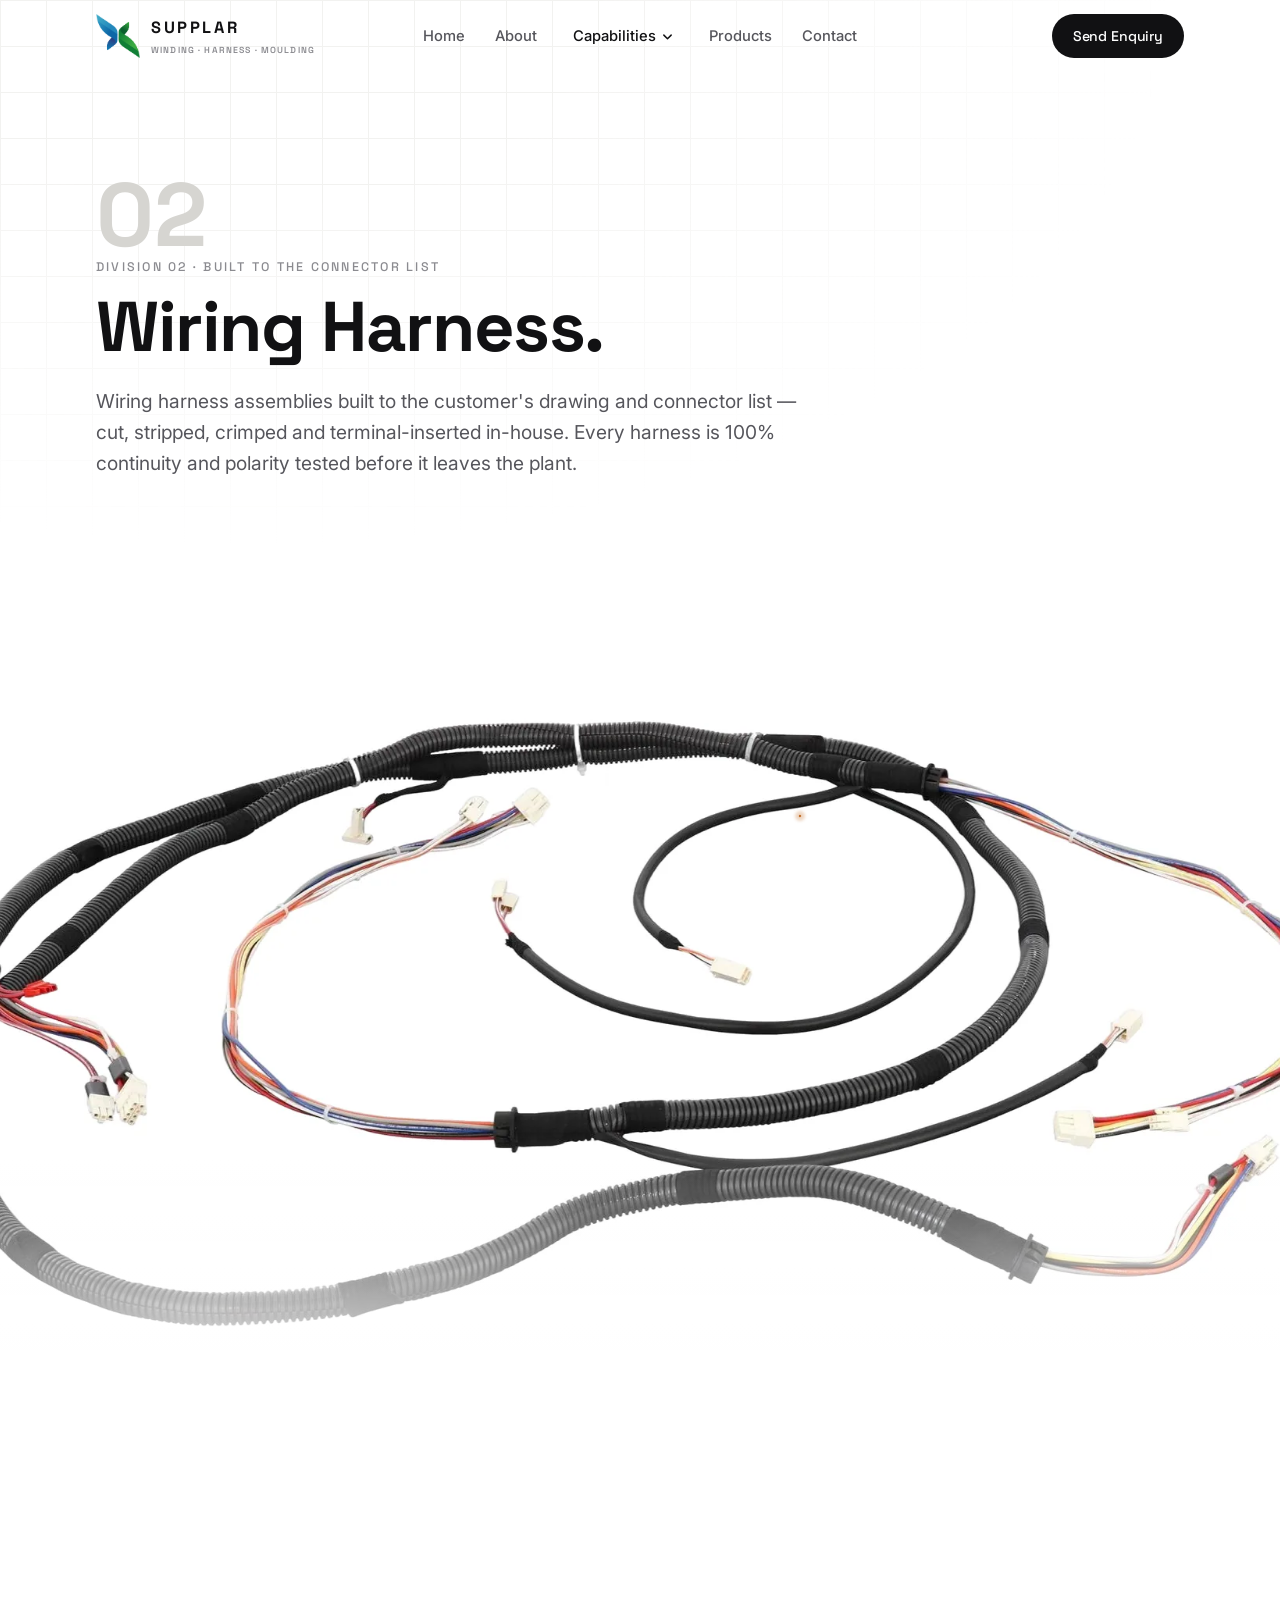
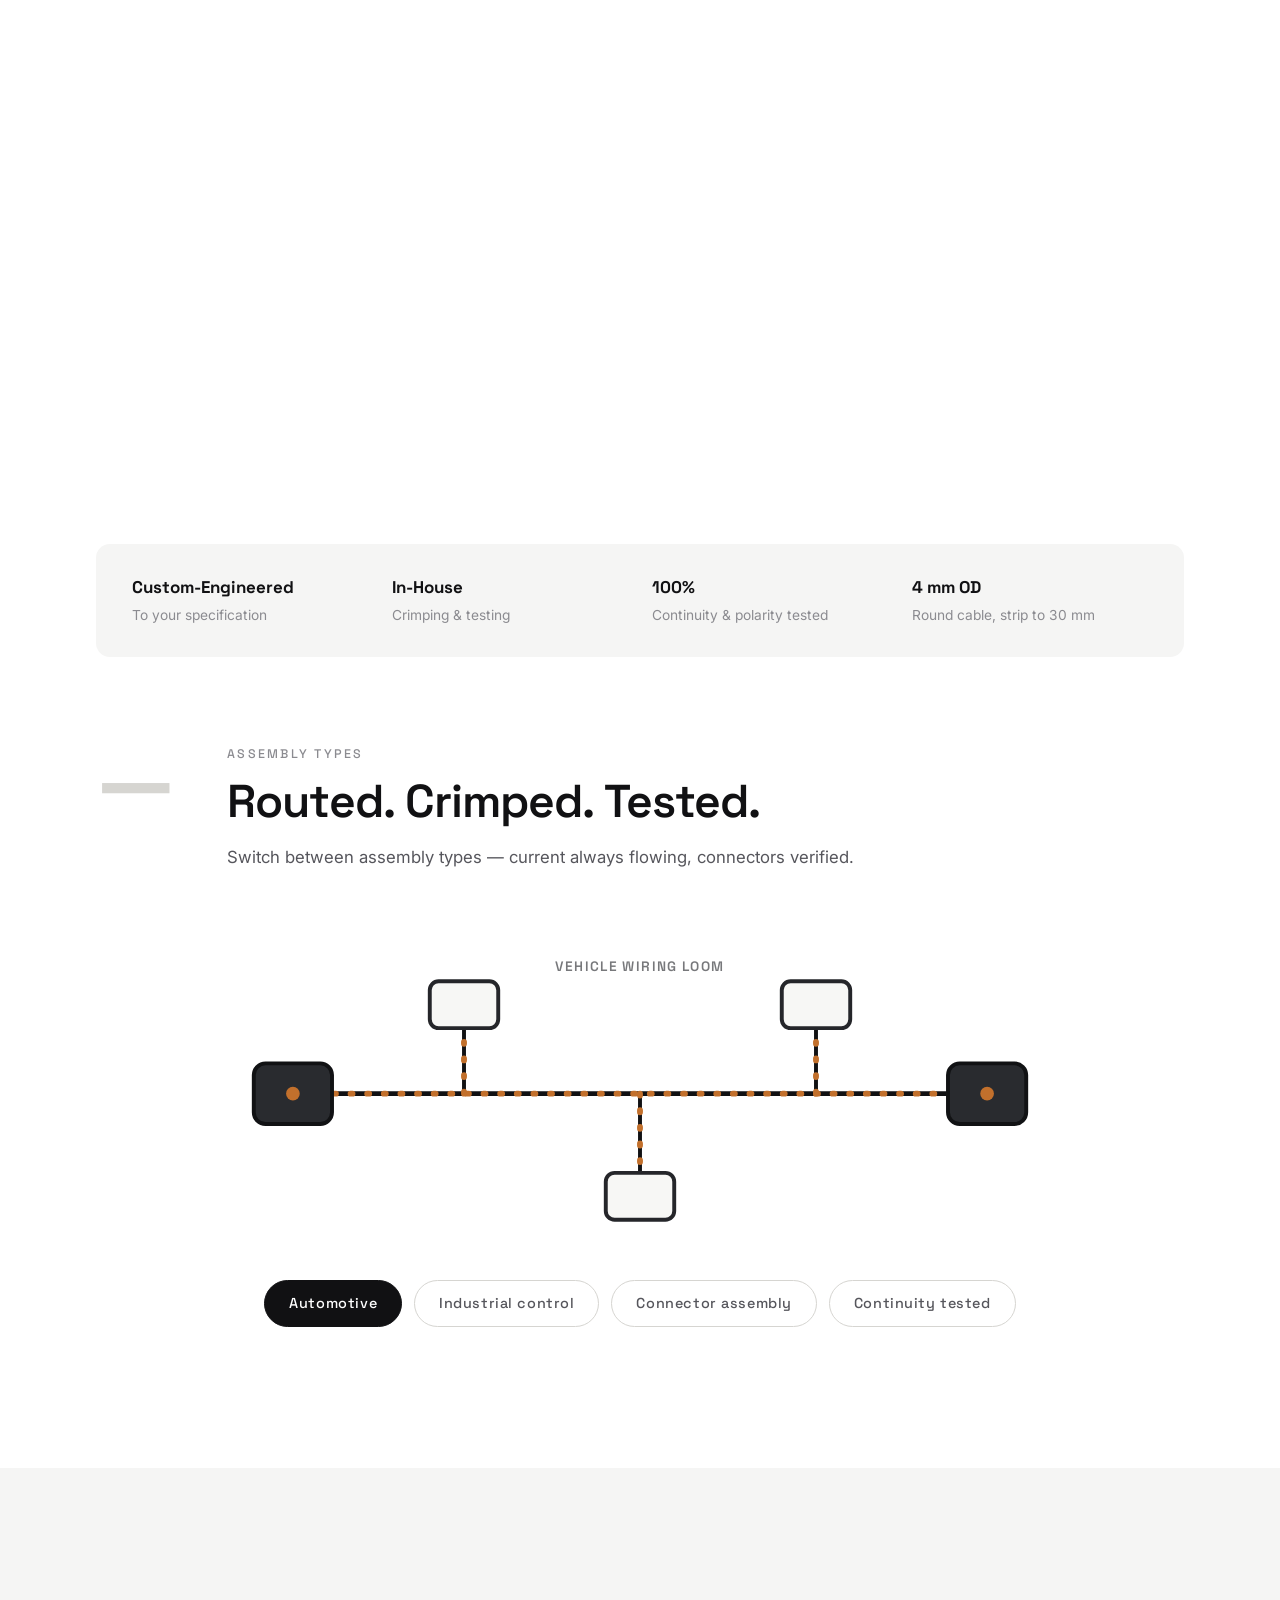
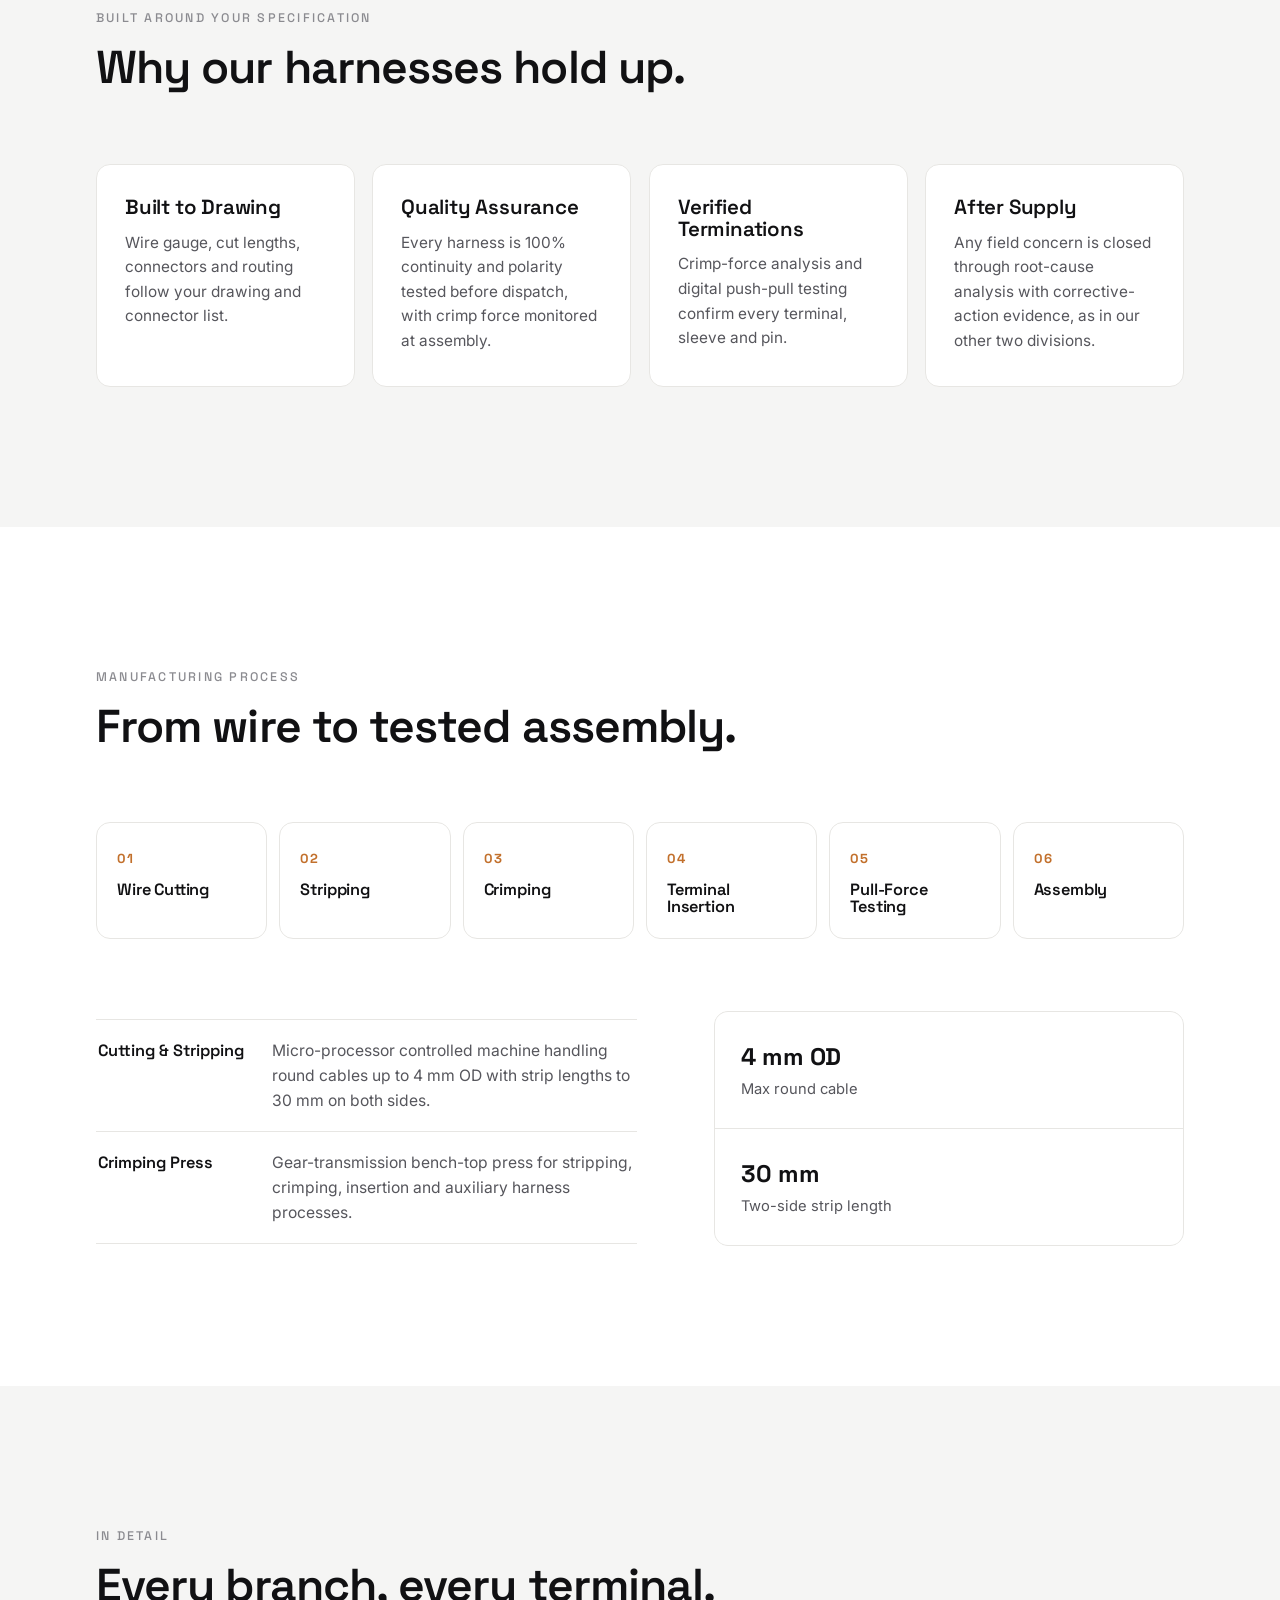
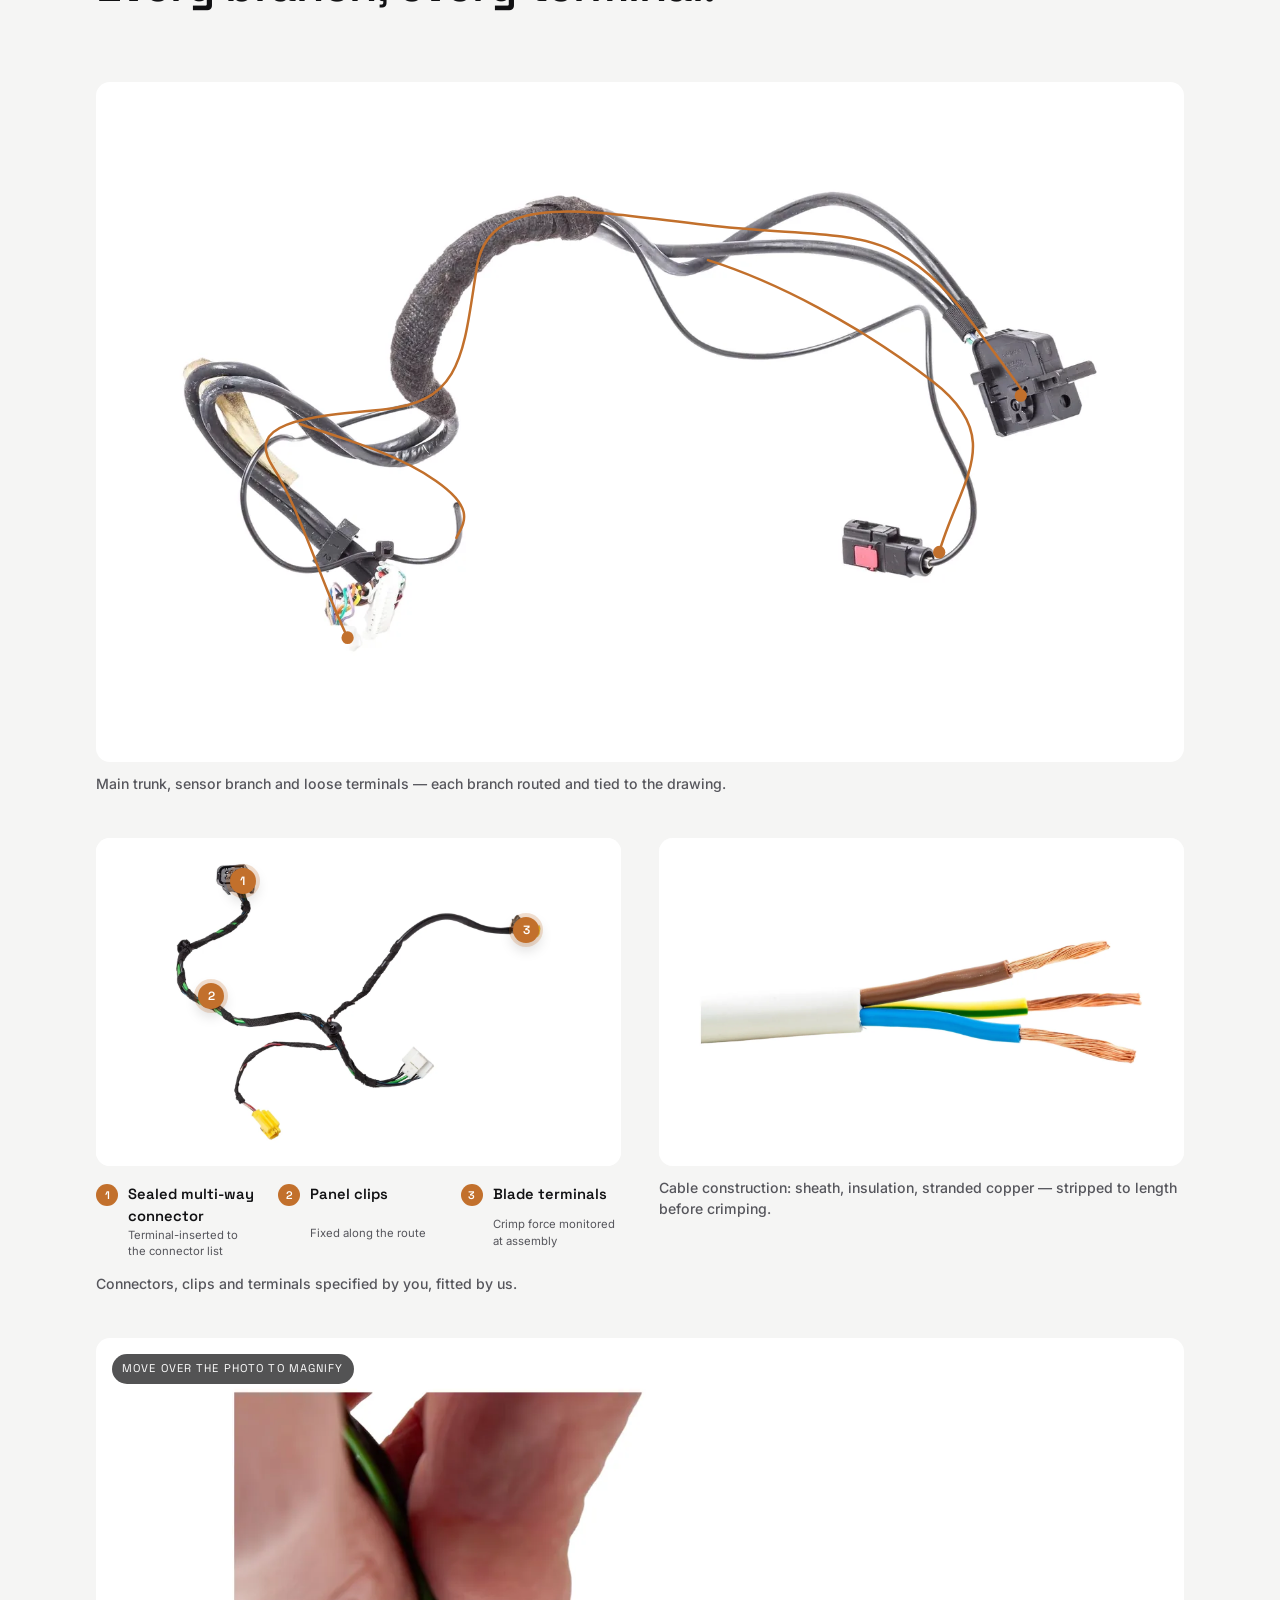
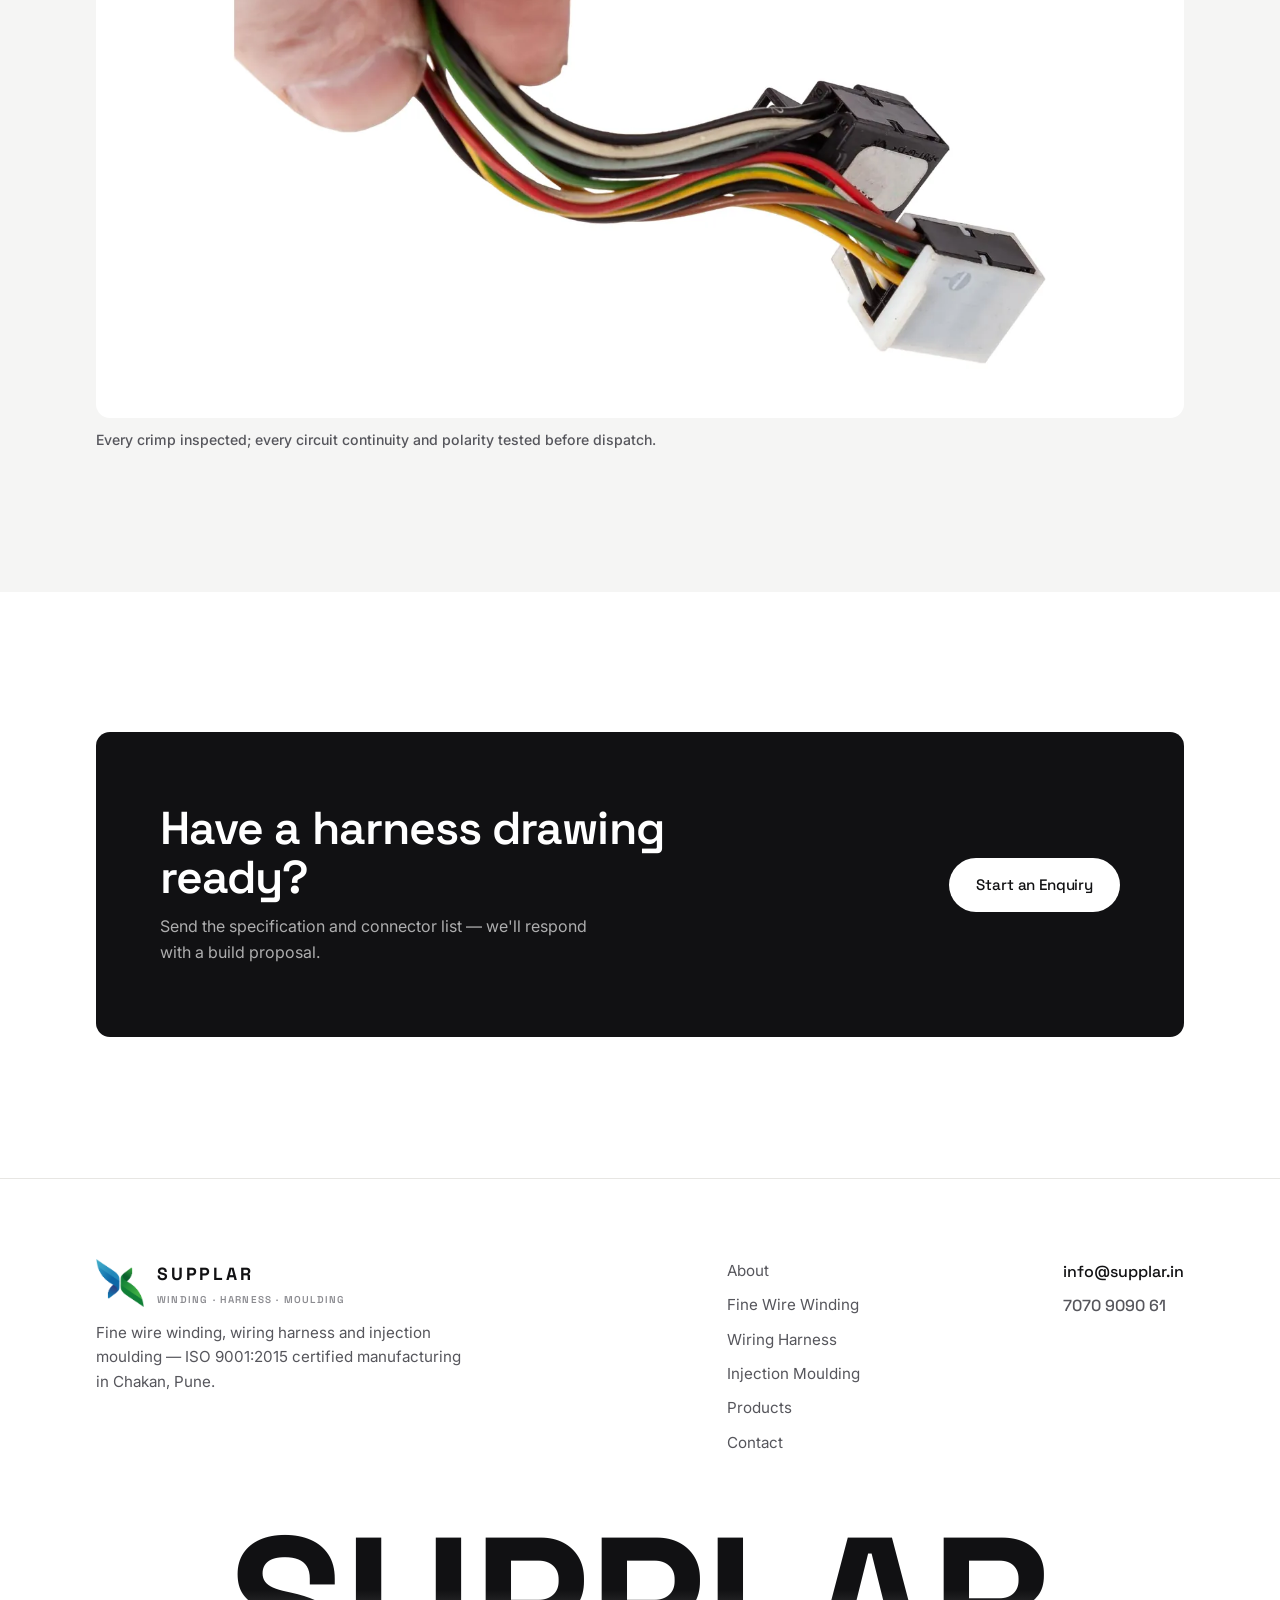
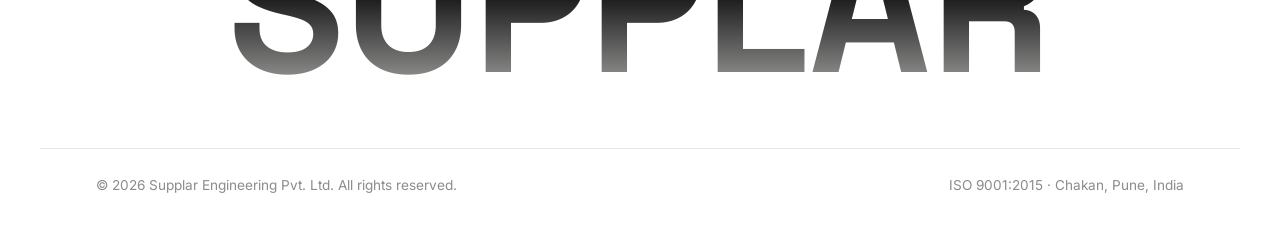
<file: harness.html>
<!doctype html>
<html lang="en">
  <head>
    <meta charset="UTF-8" />
    <meta name="viewport" content="width=device-width, initial-scale=1.0" />
    <title>Wiring Harness Manufacturer in Chakan, Pune | Supplar Engineering</title>
    <meta
      name="description"
      content="Supplar's wiring harness division: custom-engineered harness assemblies with in-house cutting, stripping, crimping, terminal insertion and pull-force testing for automotive, two-wheeler and industrial applications."
    />
    <link rel="preconnect" href="https://fonts.googleapis.com" />
    <link rel="preconnect" href="https://fonts.gstatic.com" crossorigin />
    <link
      href="https://fonts.googleapis.com/css2?family=Inter:wght@400;500;600&family=Space+Grotesk:wght@400;500;600;700&display=swap"
      rel="stylesheet"
    />
    <link rel="icon" type="image/png" href="logo-mark.png" />
    <link rel="stylesheet" href="styles.css?v=20261121b" />
    <link rel="canonical" href="https://supplar.in/harness.html" />
    <meta property="og:type" content="website" />
    <meta property="og:site_name" content="Supplar Engineering" />
    <meta property="og:url" content="https://supplar.in/harness.html" />
    <meta property="og:image" content="https://supplar.in/images/share-harness-1200x630.jpg" />
    <meta name="twitter:card" content="summary" />
  </head>
  <body>
    <div id="page-progress" aria-hidden="true"></div>

    <header class="site-header is-scrolled" id="site-header">
      <div class="container header-row">
        <a class="brand" href="index.html" aria-label="Supplar Engineering — home">
          <img class="brand-mark" src="logo-mark.png" alt="" aria-hidden="true" width="44" height="44" />
          <span class="brand-copy"><span class="brand-name">SUPPLAR</span><span class="brand-descriptor">Winding · Harness · Moulding</span></span>
        </a>
        <nav class="site-nav" id="site-nav" aria-label="Primary">
          <a href="index.html">Home</a>
          <a href="about.html">About</a>
          <div class="has-dropdown is-current">
            <button class="dropdown-toggle" type="button" aria-expanded="false" aria-haspopup="true">Capabilities
              <svg viewBox="0 0 12 12" aria-hidden="true"><path d="M2 4.5l4 4 4-4" stroke="currentColor" stroke-width="1.6" fill="none" stroke-linecap="round" stroke-linejoin="round"/></svg>
            </button>
            <div class="dropdown">
              <a href="winding.html"><span><span class="dd-num">01</span> Fine Wire Winding</span><small>Precision coil winding · 29–52 SWG</small></a>
              <a href="harness.html" class="is-current"><span><span class="dd-num">02</span> Wiring Harness</span><small>Custom-engineered assemblies</small></a>
              <a href="moulding.html"><span><span class="dd-num">03</span> Injection Moulding</span><small>Engineered plastic components</small></a>
            </div>
          </div>
          <a href="products.html">Products</a>
          <a href="contact.html">Contact</a>
        </nav>
        <div class="header-actions">
          <a class="button button-solid button-sm" href="contact.html">Send Enquiry</a>
          <button class="menu-toggle" type="button" aria-expanded="false" aria-controls="site-nav" aria-label="Toggle menu"><span></span><span></span><span></span></button>
        </div>
      </div>
    </header>

    <main id="top">
      <!-- PAGE HERO -->
      <section class="page-hero">
        <div class="container">
          <span class="cat-num">02</span>
          <p class="eyebrow">Division 02 · Built to the connector list</p>
          <h1>Wiring Harness.</h1>
          <p class="page-lead">
            Wiring harness assemblies built to the customer's drawing and connector list — cut, stripped,
            crimped and terminal-inserted in-house. Every harness is 100% continuity and polarity tested
            before it leaves the plant.
          </p>
        </div>
      </section>

      <!-- SHOWROOM · harness hero: zoom-out, parallax, glowing cable path -->
      <section class="sr-trace-hero" aria-label="Automotive wiring harness">
        <div class="sr-trace-hero__sticky">
          <figure class="sr-trace sr-trace--scroll" id="harness-trace">
            <img src="images/automotive-wiring-harness-ecu-2000.webp" alt="Automotive wiring harness routed to an ECU" width="2000" height="1250" fetchpriority="high" decoding="async" />
            <svg viewBox="0 0 1600 1000" preserveAspectRatio="none" aria-hidden="true">
              <path class="sr-trace__glow" d="M300 580 C180 560 120 480 160 400 S260 300 430 262 S700 205 960 222 S1110 260 1150 360 S1120 520 1060 580 S880 660 700 650 S540 610 500 520 S420 400 470 350 S600 300 760 290"/>
              <path class="sr-trace__p" d="M300 580 C180 560 120 480 160 400 S260 300 430 262 S700 205 960 222 S1110 260 1150 360 S1120 520 1060 580 S880 660 700 650 S540 610 500 520 S420 400 470 350 S600 300 760 290"/>
              <path class="sr-trace__glow" d="M1000 240 C1100 250 1180 300 1250 340 S1400 420 1430 540 S1400 660 1350 690"/>
              <path class="sr-trace__p" d="M1000 240 C1100 250 1180 300 1250 340 S1400 420 1430 540 S1400 660 1350 690"/>
              <circle class="sr-trace__dot" cx="300" cy="580" r="9"/>
              <circle class="sr-trace__dot" cx="760" cy="290" r="9"/>
              <circle class="sr-trace__dot" cx="1350" cy="690" r="9"/>
            </svg>
          </figure>
          <div class="container sr-trace-hero__copy">
            <p class="eyebrow">Built to your drawing</p>
            <h2>Harnesses engineered to spec, tested in-house.</h2>
            <p class="prose">Cut, stripped, crimped and terminal-inserted to your connector list — then 100% continuity and polarity tested, with crimp force monitored at assembly.</p>
          </div>
        </div>
      </section>

      <!-- INTERACTIVE HARNESS VISUAL -->
      <section class="section cat-section" id="harness" style="padding-top:0;">
        <div class="container">
          <div class="capability-bar reveal" style="margin-bottom: clamp(48px,7vw,88px);">
            <div class="cap"><strong>Custom-Engineered</strong><span>To your specification</span></div>
            <div class="cap"><strong>In-House</strong><span>Crimping &amp; testing</span></div>
            <div class="cap"><strong>100%</strong><span>Continuity &amp; polarity tested</span></div>
            <div class="cap"><strong>4 mm OD</strong><span>Round cable, strip to 30 mm</span></div>
          </div>

          <div class="cat-header reveal">
            <span class="cat-num">—</span>
            <div>
              <p class="eyebrow">Assembly Types</p>
              <h2>Routed. Crimped. Tested.</h2>
              <p class="cat-intro">Switch between assembly types — current always flowing, connectors verified.</p>
            </div>
          </div>

          <div class="visual-stage reveal">
            <svg class="amb-svg" id="harness-visual" viewBox="0 0 900 300" fill="none" aria-hidden="true"></svg>
          </div>

          <ul class="chip-row reveal" id="harness-chips">
            <li class="active" data-harness="automotive" role="button" tabindex="0">Automotive</li>
            <li data-harness="industrial" role="button" tabindex="0">Industrial control</li>
            <li data-harness="connector" role="button" tabindex="0">Connector assembly</li>
            <li data-harness="continuity" role="button" tabindex="0">Continuity tested</li>
          </ul>
        </div>
      </section>

      <!-- APPROACH -->
      <section class="section section-soft">
        <div class="container">
          <div class="section-heading reveal">
            <p class="eyebrow">Built Around Your Specification</p>
            <h2>Why our harnesses hold up.</h2>
          </div>
          <div class="card-grid reveal">
            <div class="card"><h3>Built to Drawing</h3><p>Wire gauge, cut lengths, connectors and routing follow your drawing and connector list.</p></div>
            <div class="card"><h3>Quality Assurance</h3><p>Every harness is 100% continuity and polarity tested before dispatch, with crimp force monitored at assembly.</p></div>
            <div class="card"><h3>Verified Terminations</h3><p>Crimp-force analysis and digital push-pull testing confirm every terminal, sleeve and pin.</p></div>
            <div class="card"><h3>After Supply</h3><p>Any field concern is closed through root-cause analysis with corrective-action evidence, as in our other two divisions.</p></div>
          </div>
        </div>
      </section>

      <!-- PROCESS -->
      <section class="section">
        <div class="container">
          <div class="section-heading reveal">
            <p class="eyebrow">Manufacturing Process</p>
            <h2>From wire to tested assembly.</h2>
          </div>
          <div class="chain reveal">
            <div class="chain-step"><b>01</b><h3>Wire Cutting</h3></div>
            <div class="chain-step"><b>02</b><h3>Stripping</h3></div>
            <div class="chain-step"><b>03</b><h3>Crimping</h3></div>
            <div class="chain-step"><b>04</b><h3>Terminal Insertion</h3></div>
            <div class="chain-step"><b>05</b><h3>Pull-Force Testing</h3></div>
            <div class="chain-step"><b>06</b><h3>Assembly</h3></div>
          </div>
          <div class="split-grid reveal" style="margin-top: clamp(40px,6vw,72px);">
            <ul class="spec-list">
              <li><b>Cutting &amp; Stripping</b><span>Micro-processor controlled machine handling round cables up to 4 mm OD with strip lengths to 30 mm on both sides.</span></li>
              <li><b>Crimping Press</b><span>Gear-transmission bench-top press for stripping, crimping, insertion and auxiliary harness processes.</span></li>
            </ul>
            <div class="split-aside">
              <div class="aside-cell"><strong>4 mm OD</strong><span>Max round cable</span></div>
              <div class="aside-cell"><strong>30 mm</strong><span>Two-side strip length</span></div>
            </div>
          </div>
        </div>
      </section>

      <!-- TERMINAL TESTING + APPLICATIONS -->
      <!-- SHOWROOM · harness in detail: branch tracing, connector callouts, lens, cable build -->
      <section class="section section-soft" id="harness-detail" aria-label="Harness detail">
        <div class="container">
          <div class="section-heading reveal">
            <p class="eyebrow">In detail</p>
            <h2>Every branch, every terminal.</h2>
          </div>

          <figure class="sr-trace sr-trace--reveal sr-trace--frame reveal" aria-label="Multi-branch harness with each branch traced">
            <img src="images/multi-branch-wiring-harness-1600.webp" alt="Multi-branch wiring harness assembly" width="1600" height="1000" loading="lazy" decoding="async" />
            <svg viewBox="0 0 1600 1000" preserveAspectRatio="none" aria-hidden="true">
              <path class="sr-trace__p" style="--i:0" d="M370 780 C330 700 300 600 260 540 S300 470 420 460 S540 380 560 260 S760 190 940 205 S1180 200 1290 340 S1350 420 1360 440"/>
              <path class="sr-trace__p" style="--i:1" d="M900 250 C1000 280 1120 340 1230 420 S1270 560 1240 660"/>
              <path class="sr-trace__p" style="--i:2" d="M300 480 C360 500 440 520 500 560 S540 620 530 640"/>
              <circle class="sr-trace__dot" style="--i:0" cx="1360" cy="440" r="9"/>
              <circle class="sr-trace__dot" style="--i:1" cx="1240" cy="660" r="9"/>
              <circle class="sr-trace__dot" style="--i:2" cx="370" cy="780" r="9"/>
            </svg>
            <figcaption class="sr-figcap">Main trunk, sensor branch and loose terminals — each branch routed and tied to the drawing.</figcaption>
          </figure>

          <div class="sr-two">
            <figure class="sr-callouts reveal" aria-label="Harness connectors with callouts">
              <div class="sr-callouts__stage">
                <img src="images/automotive-harness-connectors-1600.webp" alt="Automotive harness with sealed connector and blade terminals" width="1600" height="1000" loading="lazy" decoding="async" />
                <i class="sr-mark" style="--x:28%;--y:13%;--i:0" aria-hidden="true"><b>1</b></i>
                <i class="sr-mark" style="--x:22%;--y:48%;--i:1" aria-hidden="true"><b>2</b></i>
                <i class="sr-mark" style="--x:82%;--y:28%;--i:2" aria-hidden="true"><b>3</b></i>              </div>
              <ol class="sr-legend">
                <li><b>1</b><span>Sealed multi-way connector</span><small>Terminal-inserted to the connector list</small></li>
                <li><b>2</b><span>Panel clips</span><small>Fixed along the route</small></li>
                <li><b>3</b><span>Blade terminals</span><small>Crimp force monitored at assembly</small></li>
              </ol>
              <figcaption class="sr-figcap">Connectors, clips and terminals specified by you, fitted by us.</figcaption>
            </figure>
            <figure class="media-frame reveal" style="margin-top:0">
              <img src="images/stripped-multicore-cable-1600.webp" alt="Stripped multicore cable prepared for termination" width="1600" height="1000" loading="lazy" decoding="async" />
              <figcaption class="sr-figcap">Cable construction: sheath, insulation, stranded copper — stripped to length before crimping.</figcaption>
            </figure>
          </div>

          <figure class="sr-lens reveal" aria-label="Crimped connector, magnified">
            <img src="images/harness-connector-close-up-1600.webp" alt="Close-up of a crimped harness connector" width="1600" height="1000" loading="lazy" decoding="async" />
            <div class="sr-lens__glass" aria-hidden="true"></div>
            <span class="sr-lens__hint" aria-hidden="true">Move over the photo to magnify</span>
            <figcaption class="sr-figcap">Every crimp inspected; every circuit continuity and polarity tested before dispatch.</figcaption>
          </figure>
        </div>
      </section>

      <section class="section">
        <div class="container">
          <div class="cta-band reveal">
            <div>
              <h2>Have a harness drawing ready?</h2>
              <p>Send the specification and connector list — we'll respond with a build proposal.</p>
            </div>
            <a class="button button-solid" href="contact.html">Start an Enquiry</a>
          </div>
        </div>
      </section>
    </main>

    <footer class="site-footer">
      <div class="container footer-row">
        <div class="footer-brand">
          <div class="footer-lockup"><img src="logo-mark.png" alt="" width="58" height="58"/><span><span class="brand-name" data-company>SUPPLAR</span><small>Winding · Harness · Moulding</small></span></div>
          <p>Fine wire winding, wiring harness and injection moulding — ISO 9001:2015 certified manufacturing in Chakan, Pune.</p>
        </div>
        <nav class="footer-nav" aria-label="Footer">
          <a href="about.html">About</a>
          <a href="winding.html">Fine Wire Winding</a>
          <a href="harness.html">Wiring Harness</a>
          <a href="moulding.html">Injection Moulding</a>
          <a href="products.html">Products</a>
          <a href="contact.html">Contact</a>
        </nav>
        <div class="footer-contact">
          <a class="footer-email" data-email-link href="mailto:info@supplar.in">info@supplar.in</a>
          <a class="footer-phone" data-phone-link href="tel:+917070909061">7070 9090 61</a>
        </div>
      </div>
      <div class="container footer-wordmark" aria-hidden="true"><span>SUPPLAR</span></div>
      <div class="container footer-base">
        <span>© <span id="year"></span> Supplar Engineering Pvt. Ltd. All rights reserved.</span>
        <span>ISO 9001:2015 · Chakan, Pune, India</span>
      </div>
    </footer>

    <script src="script.js?v=20261121b"></script>
  </body>
</html>
</file>
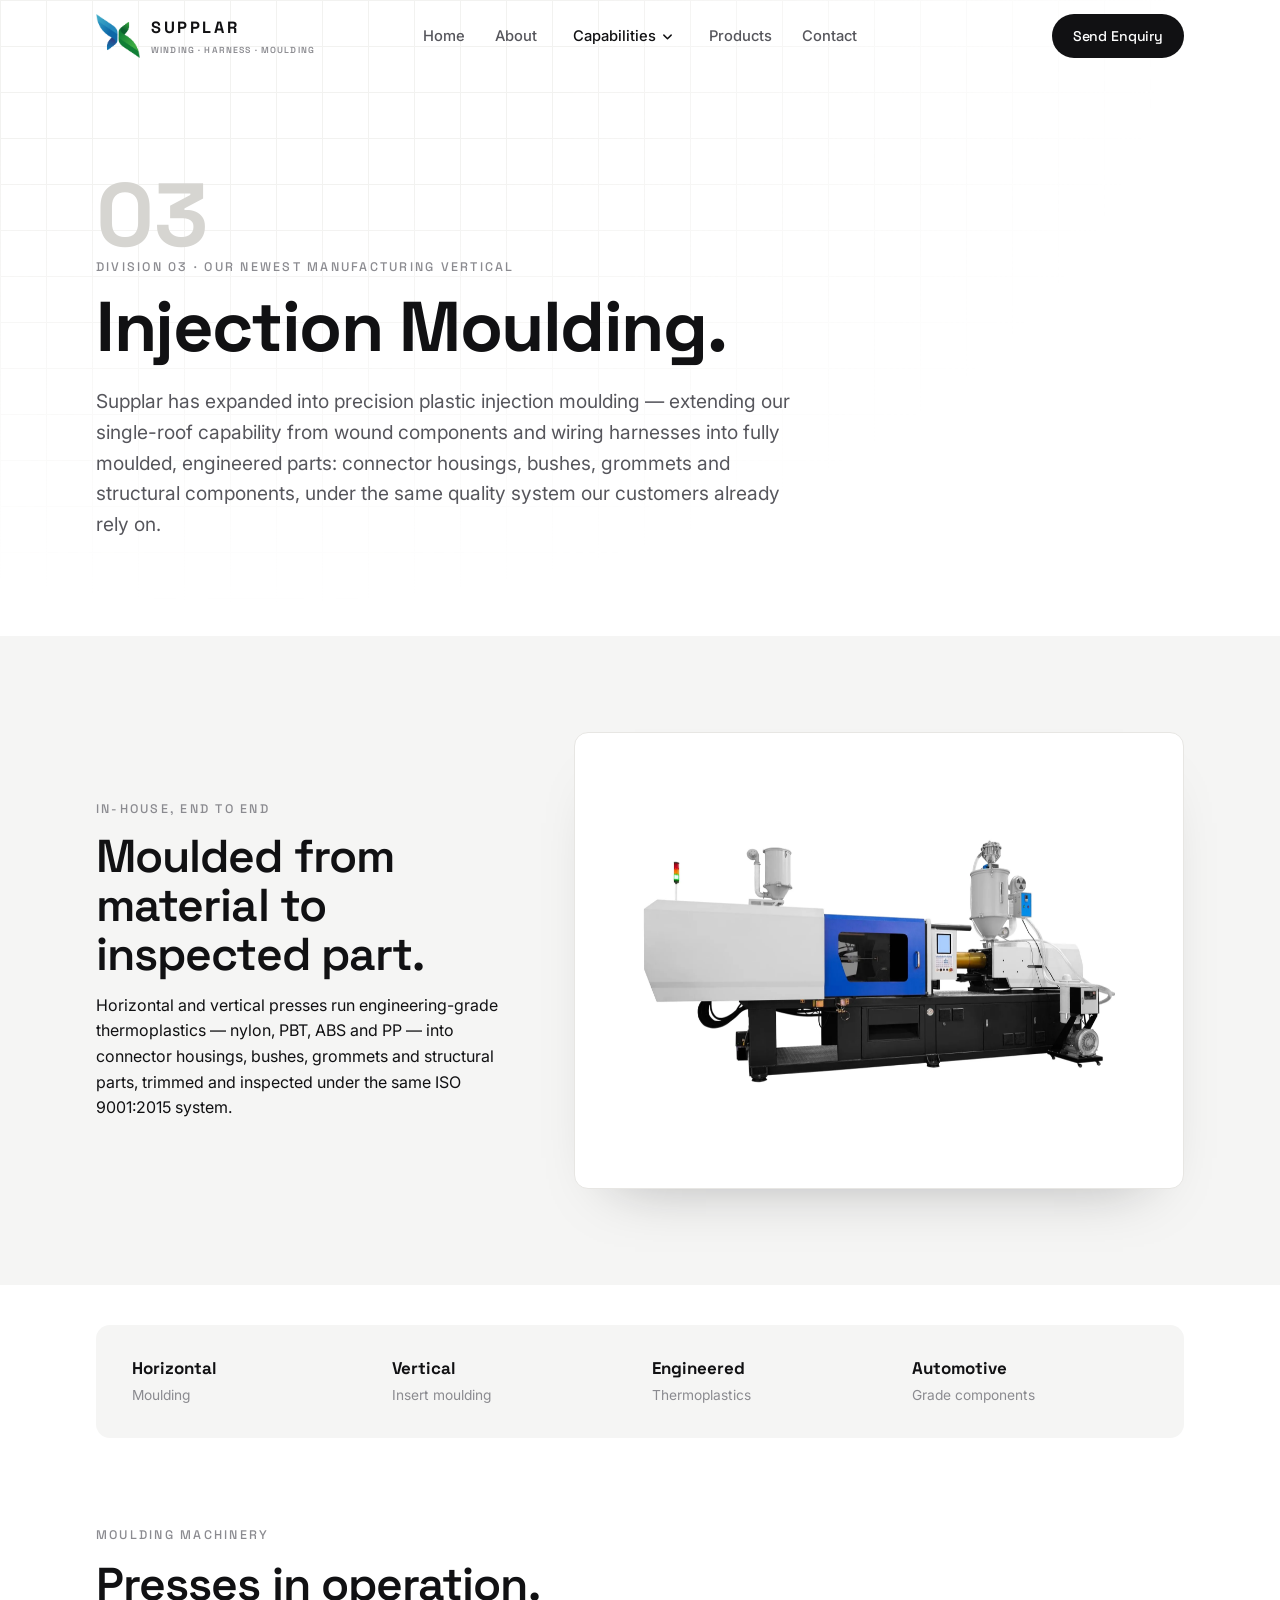
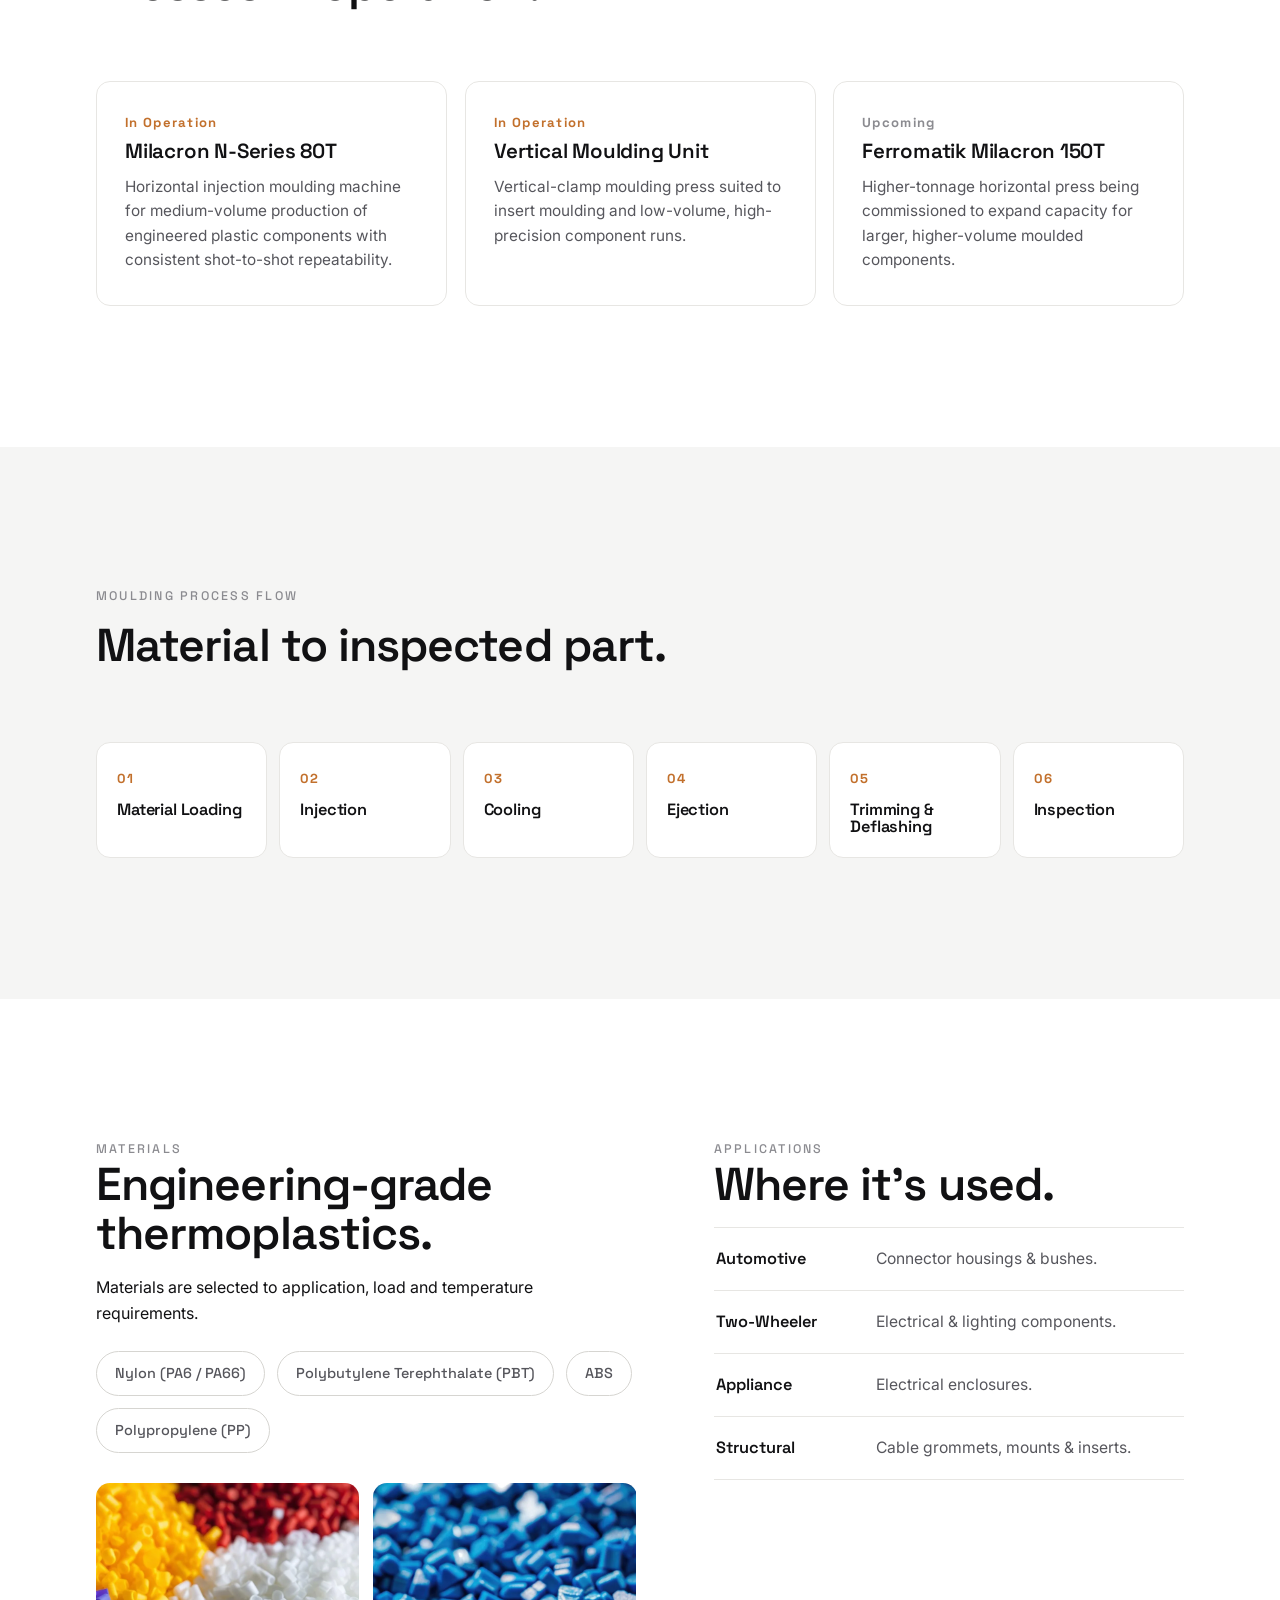
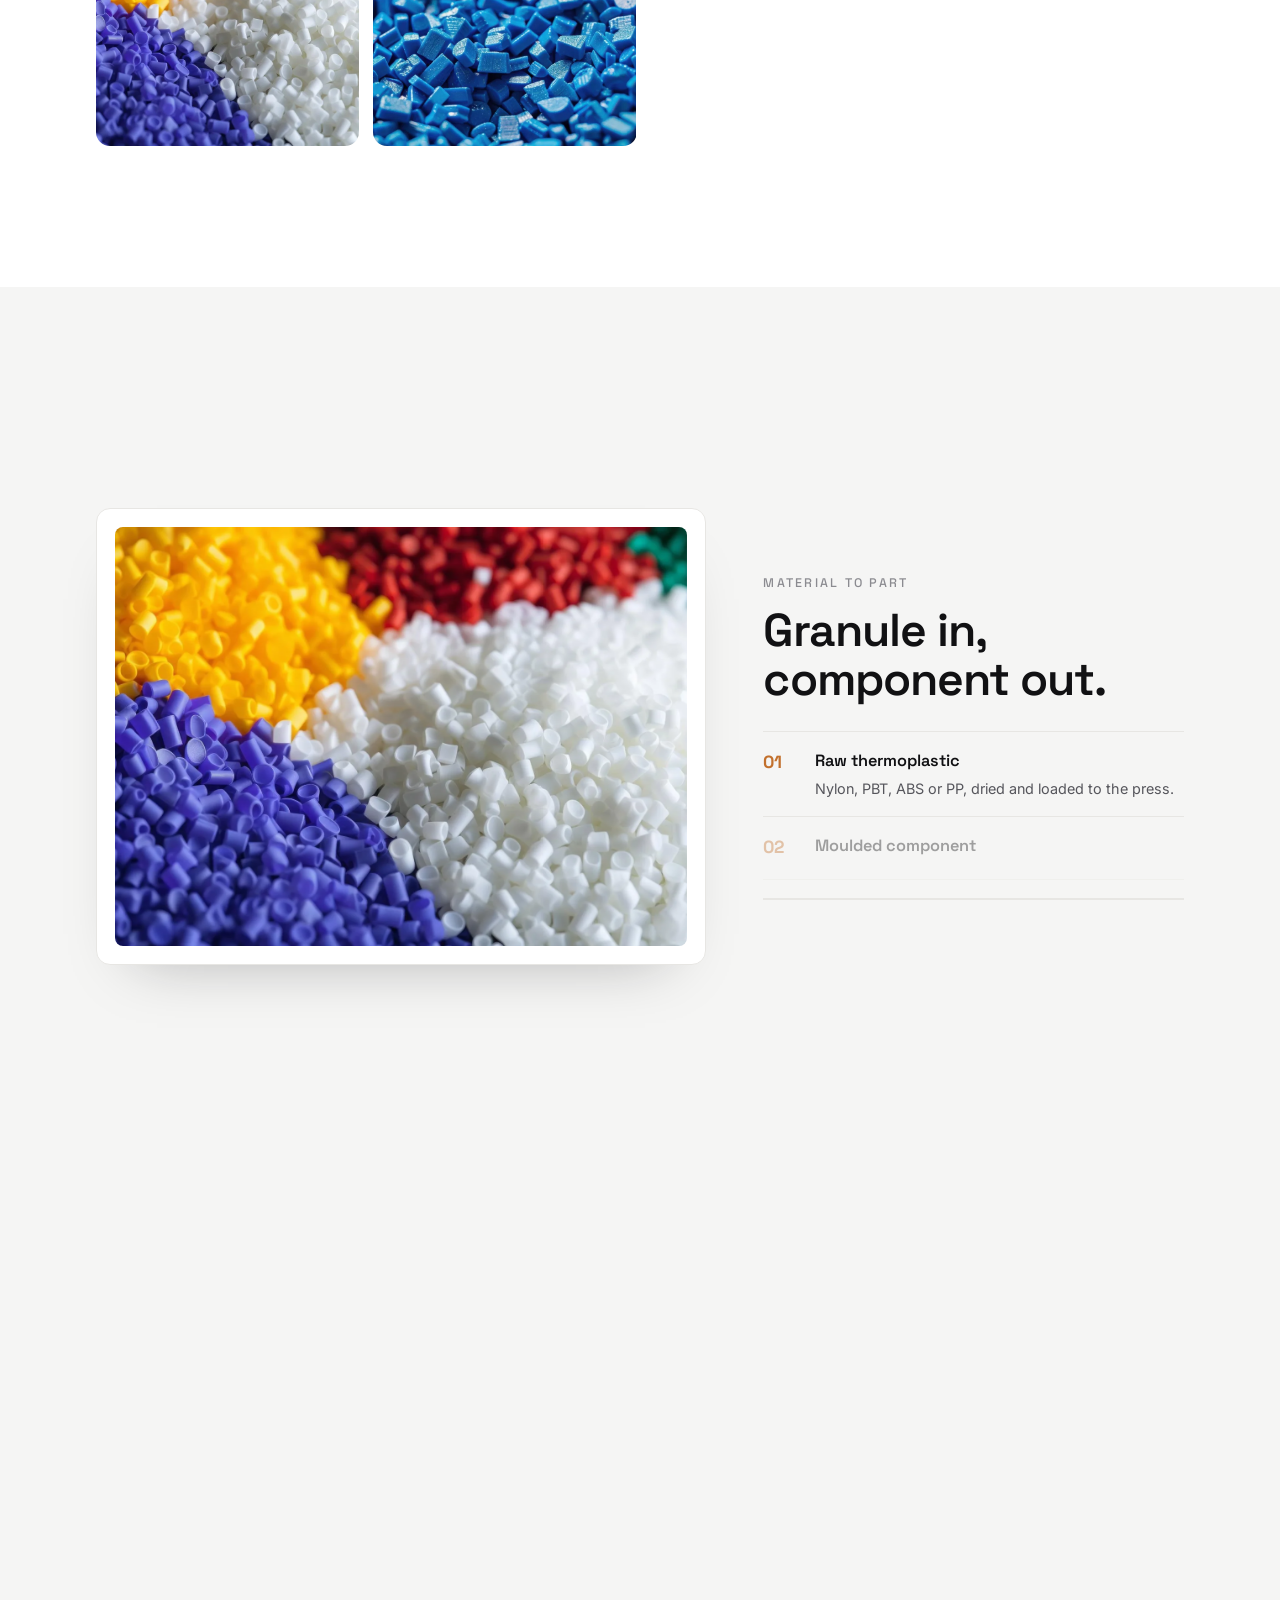
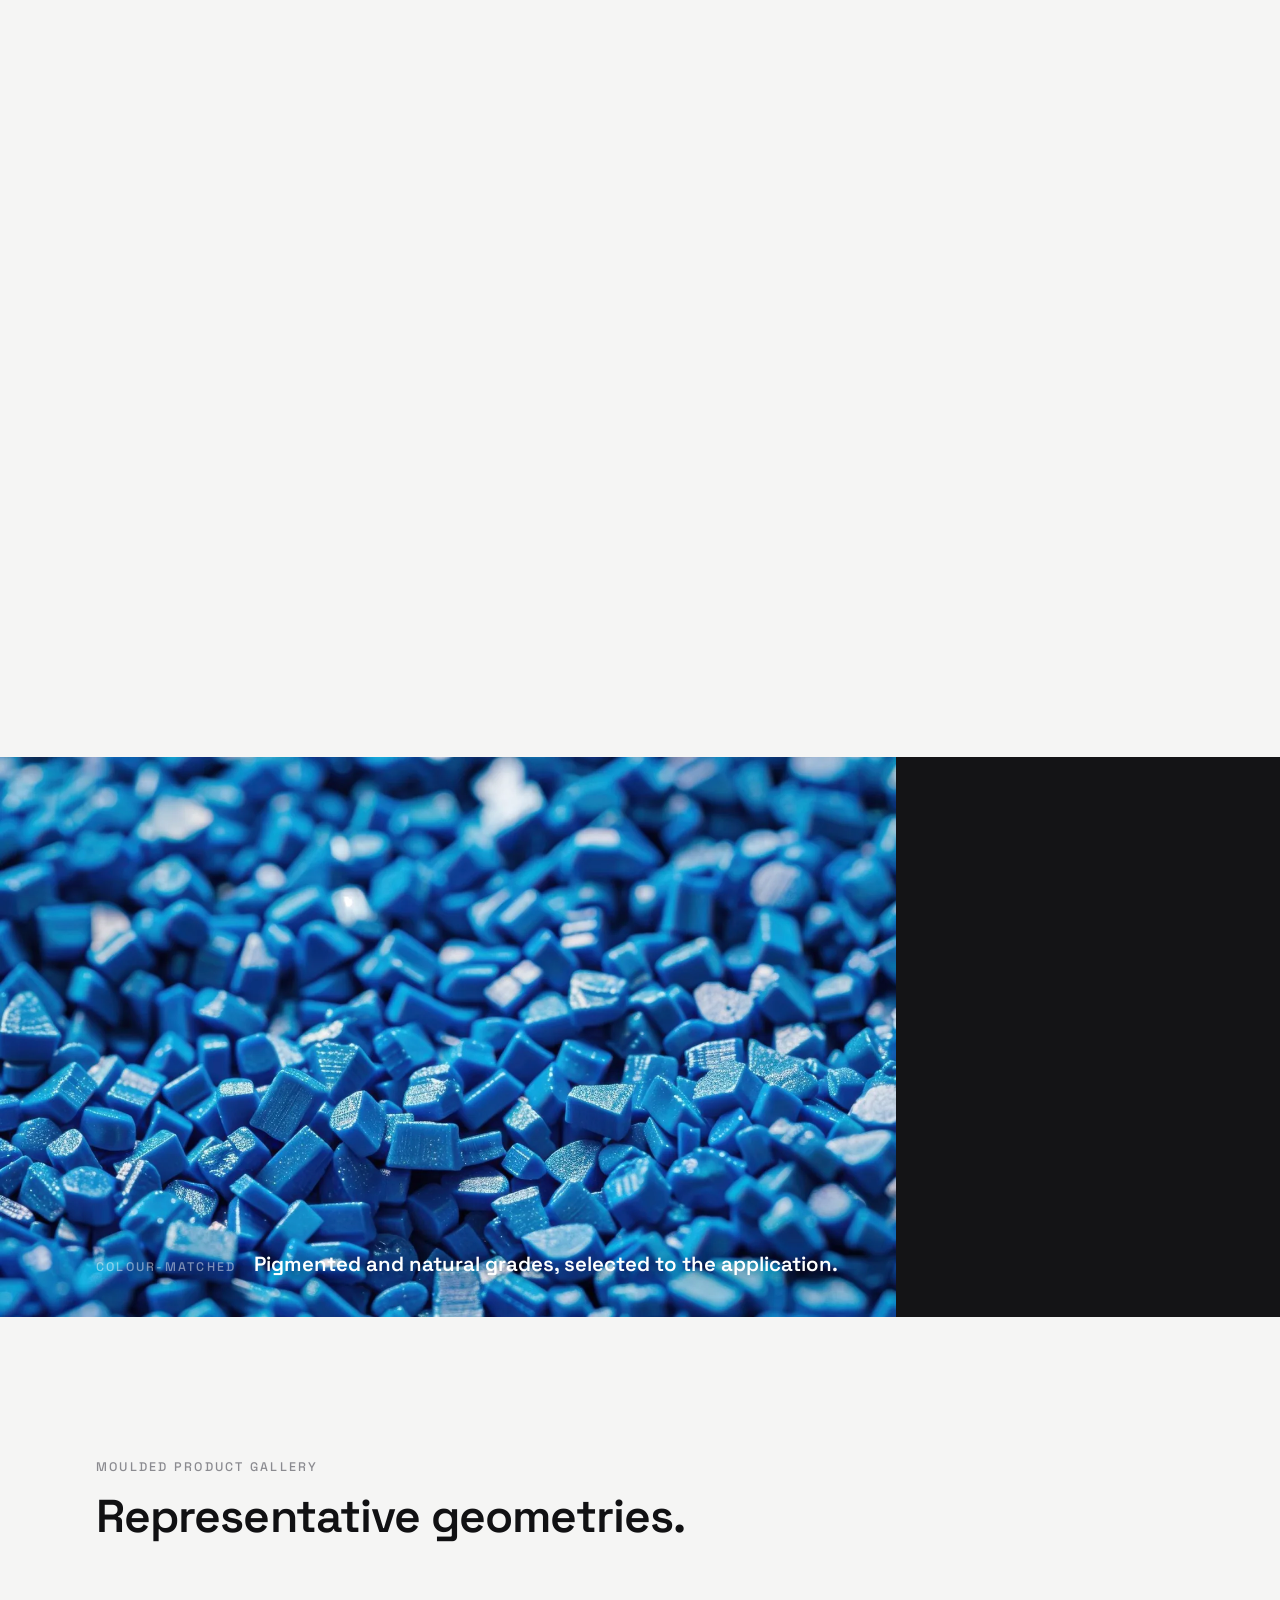
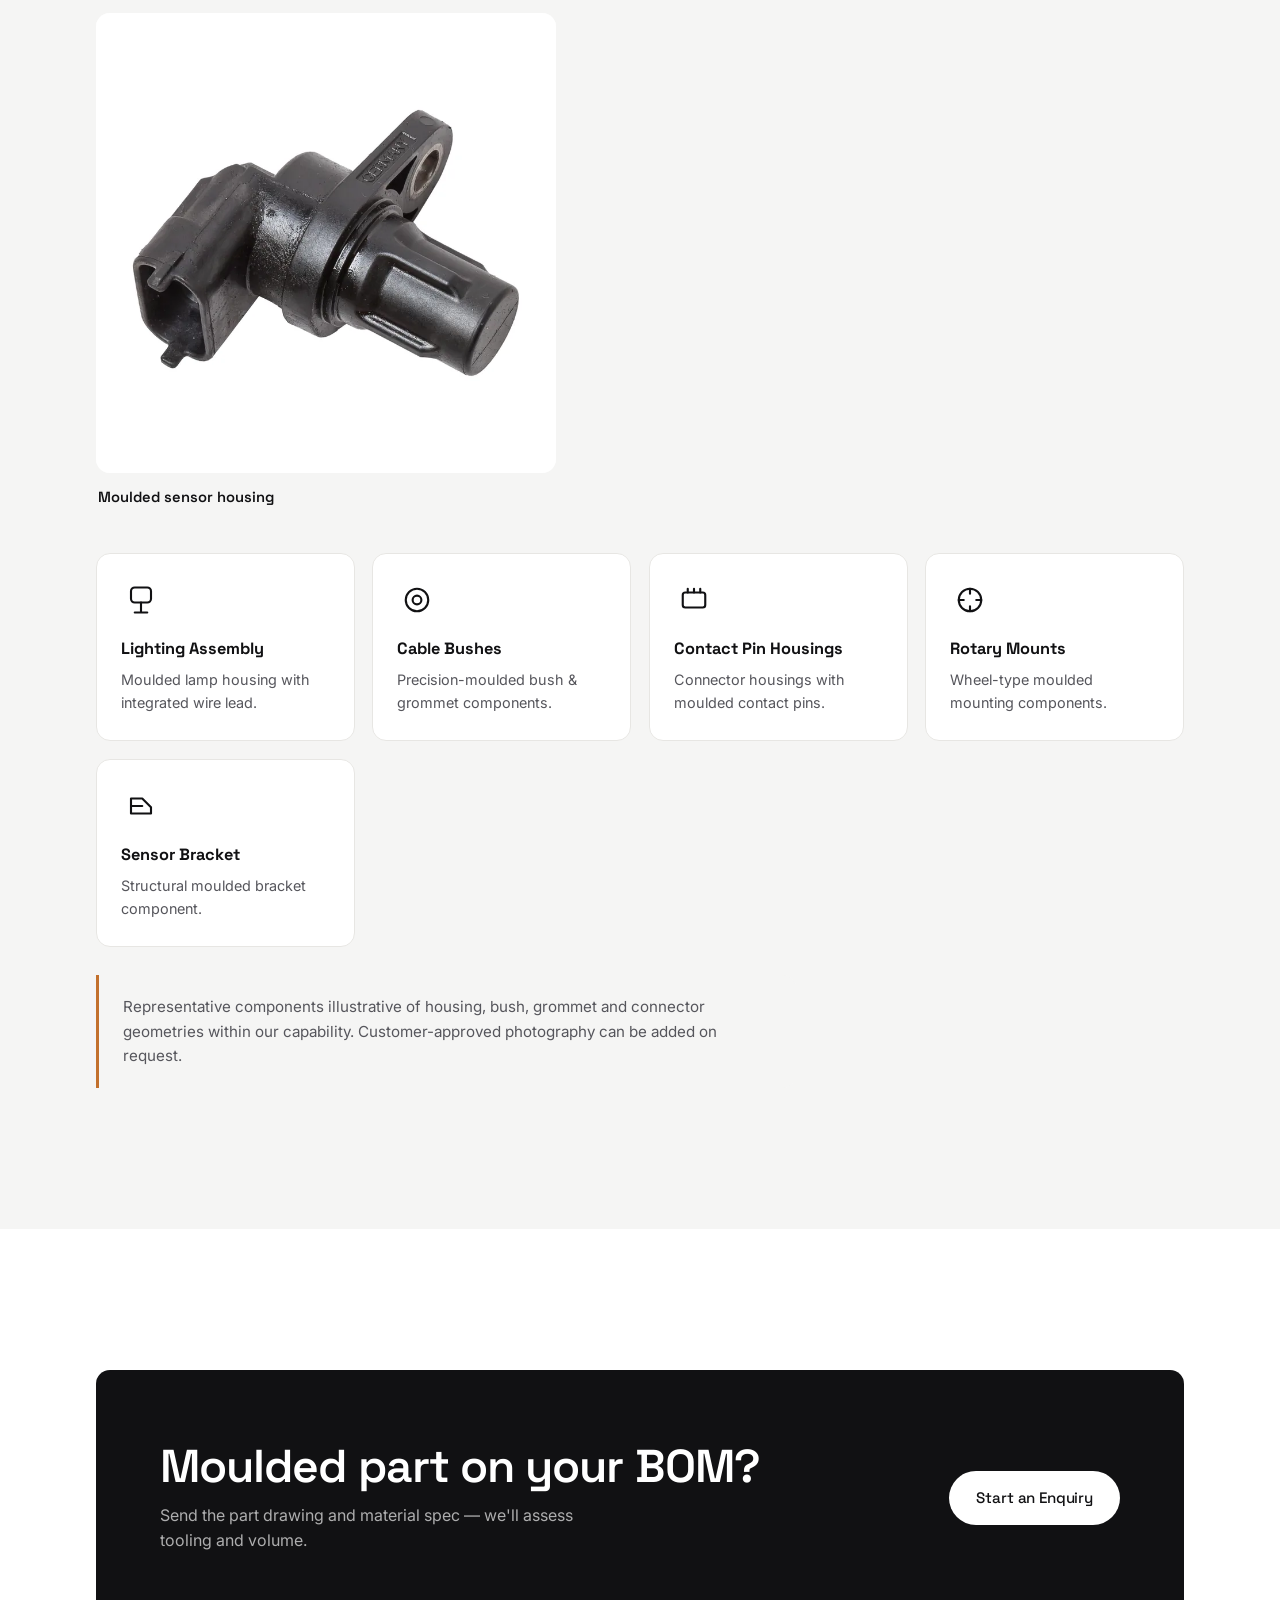
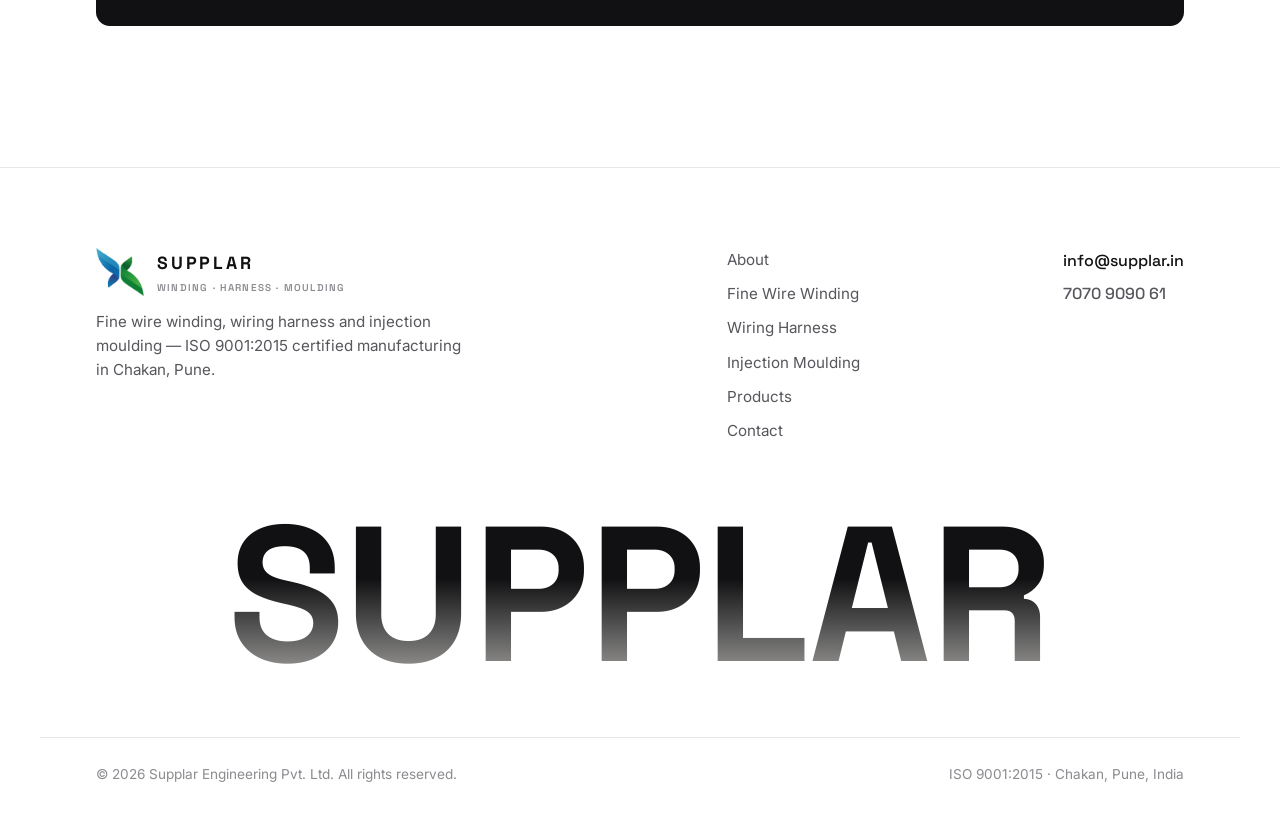
<file: moulding.html>
<!doctype html>
<html lang="en">
  <head>
    <meta charset="UTF-8" />
    <meta name="viewport" content="width=device-width, initial-scale=1.0" />
    <title>Injection Moulding Manufacturer, Chakan Pune | Supplar Engineering</title>
    <meta
      name="description"
      content="Supplar's injection moulding division: horizontal and vertical moulding of engineered thermoplastic connector housings, bushes, grommets and structural components under the same ISO 9001:2015 quality system."
    />
    <link rel="preconnect" href="https://fonts.googleapis.com" />
    <link rel="preconnect" href="https://fonts.gstatic.com" crossorigin />
    <link
      href="https://fonts.googleapis.com/css2?family=Inter:wght@400;500;600&family=Space+Grotesk:wght@400;500;600;700&display=swap"
      rel="stylesheet"
    />
    <link rel="icon" type="image/png" href="logo-mark.png" />
    <link rel="stylesheet" href="styles.css?v=20261121b" />
    <link rel="canonical" href="https://supplar.in/moulding.html" />
    <meta property="og:type" content="website" />
    <meta property="og:site_name" content="Supplar Engineering" />
    <meta property="og:url" content="https://supplar.in/moulding.html" />
    <meta property="og:image" content="https://supplar.in/images/share-moulding-1200x630.jpg" />
    <meta name="twitter:card" content="summary" />
  </head>
  <body>
    <div id="page-progress" aria-hidden="true"></div>

    <header class="site-header is-scrolled" id="site-header">
      <div class="container header-row">
        <a class="brand" href="index.html" aria-label="Supplar Engineering — home">
          <img class="brand-mark" src="logo-mark.png" alt="" aria-hidden="true" width="44" height="44" />
          <span class="brand-copy"><span class="brand-name">SUPPLAR</span><span class="brand-descriptor">Winding · Harness · Moulding</span></span>
        </a>
        <nav class="site-nav" id="site-nav" aria-label="Primary">
          <a href="index.html">Home</a>
          <a href="about.html">About</a>
          <div class="has-dropdown is-current">
            <button class="dropdown-toggle" type="button" aria-expanded="false" aria-haspopup="true">Capabilities
              <svg viewBox="0 0 12 12" aria-hidden="true"><path d="M2 4.5l4 4 4-4" stroke="currentColor" stroke-width="1.6" fill="none" stroke-linecap="round" stroke-linejoin="round"/></svg>
            </button>
            <div class="dropdown">
              <a href="winding.html"><span><span class="dd-num">01</span> Fine Wire Winding</span><small>Precision coil winding · 29–52 SWG</small></a>
              <a href="harness.html"><span><span class="dd-num">02</span> Wiring Harness</span><small>Custom-engineered assemblies</small></a>
              <a href="moulding.html" class="is-current"><span><span class="dd-num">03</span> Injection Moulding</span><small>Engineered plastic components</small></a>
            </div>
          </div>
          <a href="products.html">Products</a>
          <a href="contact.html">Contact</a>
        </nav>
        <div class="header-actions">
          <a class="button button-solid button-sm" href="contact.html">Send Enquiry</a>
          <button class="menu-toggle" type="button" aria-expanded="false" aria-controls="site-nav" aria-label="Toggle menu"><span></span><span></span><span></span></button>
        </div>
      </div>
    </header>

    <main id="top">
      <!-- PAGE HERO -->
      <section class="page-hero">
        <div class="container">
          <span class="cat-num">03</span>
          <p class="eyebrow">Division 03 · Our newest manufacturing vertical</p>
          <h1>Injection Moulding.</h1>
          <p class="page-lead">
            Supplar has expanded into precision plastic injection moulding — extending our single-roof
            capability from wound components and wiring harnesses into fully moulded, engineered parts:
            connector housings, bushes, grommets and structural components, under the same quality
            system our customers already rely on.
          </p>
        </div>
      </section>

      <!-- SHOWROOM · moulding hero: full-width press, slow push-in on scroll -->
      <section class="sr-push sr-push--light sr-push--split" aria-label="Injection moulding press">
        <div class="container sr-push__grid">
          <div class="sr-push__copy">
            <div class="sr-push__panel">
              <p class="eyebrow">In-house, end to end</p>
              <h2>Moulded from material to inspected part.</h2>
              <p class="prose">Horizontal and vertical presses run engineering-grade thermoplastics — nylon, PBT, ABS and PP — into connector housings, bushes, grommets and structural parts, trimmed and inspected under the same ISO 9001:2015 system.</p>
            </div>
          </div>
          <figure class="sr-push__card reveal"><div class="sr-push__frame"><img class="sr-push__img" src="images/horizontal-injection-moulding-machine-2000.webp" alt="Horizontal injection moulding machine on the Supplar floor" width="2000" height="1250" fetchpriority="high" decoding="async" /></div></figure>
        </div>
      </section>

      <!-- CAPABILITY BAR + MACHINERY -->
      <section class="section" style="padding-top:0;">
        <div class="container">
          <div class="capability-bar reveal" style="margin-bottom: clamp(48px,7vw,88px);">
            <div class="cap"><strong>Horizontal</strong><span>Moulding</span></div>
            <div class="cap"><strong>Vertical</strong><span>Insert moulding</span></div>
            <div class="cap"><strong>Engineered</strong><span>Thermoplastics</span></div>
            <div class="cap"><strong>Automotive</strong><span>Grade components</span></div>
          </div>

          <div class="section-heading reveal">
            <p class="eyebrow">Moulding Machinery</p>
            <h2>Presses in operation.</h2>
          </div>
          <div class="card-grid card-grid-3 reveal">
            <div class="card">
              <span class="sec-num">In Operation</span>
              <h3 style="margin-top:10px;">Milacron N-Series 80T</h3>
              <p>Horizontal injection moulding machine for medium-volume production of engineered plastic components with consistent shot-to-shot repeatability.</p>
            </div>
            <div class="card">
              <span class="sec-num">In Operation</span>
              <h3 style="margin-top:10px;">Vertical Moulding Unit</h3>
              <p>Vertical-clamp moulding press suited to insert moulding and low-volume, high-precision component runs.</p>
            </div>
            <div class="card">
              <span class="sec-num" style="color:var(--ink-faint);">Upcoming</span>
              <h3 style="margin-top:10px;">Ferromatik Milacron 150T</h3>
              <p>Higher-tonnage horizontal press being commissioned to expand capacity for larger, higher-volume moulded components.</p>
            </div>
          </div>
        </div>
      </section>

      <!-- PROCESS -->
      <section class="section section-soft">
        <div class="container">
          <div class="section-heading reveal">
            <p class="eyebrow">Moulding Process Flow</p>
            <h2>Material to inspected part.</h2>
          </div>
          <div class="chain reveal sr-stagger">
            <div class="chain-step"><b>01</b><h3>Material Loading</h3></div>
            <div class="chain-step"><b>02</b><h3>Injection</h3></div>
            <div class="chain-step"><b>03</b><h3>Cooling</h3></div>
            <div class="chain-step"><b>04</b><h3>Ejection</h3></div>
            <div class="chain-step"><b>05</b><h3>Trimming &amp; Deflashing</h3></div>
            <div class="chain-step"><b>06</b><h3>Inspection</h3></div>
          </div>
        </div>
      </section>

      <!-- MATERIALS + APPLICATIONS -->
      <section class="section">
        <div class="container split-grid">
          <div class="reveal">
            <p class="eyebrow">Materials</p>
            <h2>Engineering-grade thermoplastics.</h2>
            <p class="prose" style="margin-top:18px;">
              Materials are selected to application, load and temperature requirements.
            </p>
            <ul class="industry-tags" style="margin-top:24px;">
              <li>Nylon (PA6 / PA66)</li>
              <li>Polybutylene Terephthalate (PBT)</li>
              <li>ABS</li>
              <li>Polypropylene (PP)</li>
            </ul>
            <div class="granule-pair">
              <img src="images/thermoplastic-granules-800sq.webp" alt="Engineering-grade thermoplastic granules" width="800" height="800" />
              <img src="images/blue-plastic-granules-800sq.webp" alt="Pigmented polypropylene moulding granules" width="800" height="800" />
            </div>
          </div>
          <div class="reveal">
            <p class="eyebrow">Applications</p>
            <h2>Where it's used.</h2>
            <ul class="spec-list" style="margin-top:18px;">
              <li><b>Automotive</b><span>Connector housings &amp; bushes.</span></li>
              <li><b>Two-Wheeler</b><span>Electrical &amp; lighting components.</span></li>
              <li><b>Appliance</b><span>Electrical enclosures.</span></li>
              <li><b>Structural</b><span>Cable grommets, mounts &amp; inserts.</span></li>
            </ul>
          </div>
        </div>
      </section>

      <!-- PRODUCT GALLERY -->
      <!-- SHOWROOM · material transition: granules → the moulded bobbin -->
      <section class="sr-seq sr-seq--soft sr-seq--zoom" style="--n:2" aria-label="From raw granules to a moulded component">
        <div class="sr-seq__sticky">
          <div class="container sr-seq__grid">
            <div class="sr-seq__stage">
              <figure class="sr-card" data-step="0" style="--i:0"><div class="sr-card__frame"><img class="sr-layer sr-layer--fill" data-step="0" src="images/thermoplastic-granules-1600.webp" alt="Engineering-grade thermoplastic granules" width="1600" height="1000" loading="lazy" decoding="async" /></div></figure>
              <figure class="sr-card" data-step="1" style="--i:1"><div class="sr-card__frame"><img class="sr-layer" data-step="1" src="images/automotive-sensor-1600.webp" alt="Moulded sensor housing with cable lead" width="1600" height="1000" loading="lazy" decoding="async" /></div></figure>
            </div>
            <div class="sr-seq__copy">
              <p class="eyebrow">Material to part</p>
              <h2>Granule in, component out.</h2>
              <ol class="sr-seq__labels">
                <li class="sr-label" data-step="0"><b>01</b><span>Raw thermoplastic</span><small>Nylon, PBT, ABS or PP, dried and loaded to the press.</small></li>
                <li class="sr-label" data-step="1"><b>02</b><span>Moulded component</span><small>Housings, bushes, grommets and brackets — moulded, trimmed and inspected in-house.</small></li>
              </ol>
              <div class="sr-seq__bar" aria-hidden="true"><i></i></div>
            </div>
          </div>
        </div>
      </section>

      <!-- SHOWROOM · pigmented granules, slow pan -->
      <section class="sr-band" aria-label="Pigmented moulding granules">
        <figure class="sr-pan"><img src="images/blue-plastic-granules-1600.webp" alt="Pigmented polypropylene moulding granules" width="1600" height="1000" loading="lazy" decoding="async" /></figure>
        <div class="container sr-band__cap"><span class="eyebrow">Colour-matched</span><p>Pigmented and natural grades, selected to the application.</p></div>
      </section>

      <section class="section section-soft">
        <div class="container">
          <div class="section-heading reveal">
            <p class="eyebrow">Moulded Product Gallery</p>
            <h2>Representative geometries.</h2>
          </div>
          <figure class="media-frame reveal" style="margin-top:0; margin-bottom:clamp(28px,4vw,44px); max-width:460px;">
            <img src="images/automotive-sensor-800sq.webp" alt="Moulded sensor housing with cable lead" width="800" height="800" loading="lazy" />
            <figcaption style="font-family:var(--font-display); font-weight:600; font-size:.92rem; padding:13px 2px 0; color:var(--ink);">Moulded sensor housing</figcaption>
          </figure>
          <div class="tile-grid reveal">
            <div class="tile"><div class="tile-ic"><svg viewBox="0 0 32 32"><rect x="8" y="6" width="16" height="12" rx="3"/><path d="M16 18v8M11 26h10"/></svg></div><strong>Lighting Assembly</strong><span>Moulded lamp housing with integrated wire lead.</span></div>
            <div class="tile"><div class="tile-ic"><svg viewBox="0 0 32 32"><circle cx="16" cy="16" r="9"/><circle cx="16" cy="16" r="3.5"/></svg></div><strong>Cable Bushes</strong><span>Precision-moulded bush &amp; grommet components.</span></div>
            <div class="tile"><div class="tile-ic"><svg viewBox="0 0 32 32"><rect x="7" y="10" width="18" height="12" rx="2"/><path d="M11 10V7M16 10V7M21 10V7"/></svg></div><strong>Contact Pin Housings</strong><span>Connector housings with moulded contact pins.</span></div>
            <div class="tile"><div class="tile-ic"><svg viewBox="0 0 32 32"><circle cx="16" cy="16" r="9"/><path d="M16 7v4M16 21v4M7 16h4M21 16h4"/></svg></div><strong>Rotary Mounts</strong><span>Wheel-type moulded mounting components.</span></div>
            <div class="tile"><div class="tile-ic"><svg viewBox="0 0 32 32"><path d="M8 22V10h9l7 7v5z"/><path d="M8 16h9"/></svg></div><strong>Sensor Bracket</strong><span>Structural moulded bracket component.</span></div>
          </div>
          <div class="note-callout reveal">
            Representative components illustrative of housing, bush, grommet and connector geometries within our capability. Customer-approved photography can be added on request.
          </div>
        </div>
      </section>

      <!-- CTA -->
      <section class="section">
        <div class="container">
          <div class="cta-band reveal">
            <div>
              <h2>Moulded part on your BOM?</h2>
              <p>Send the part drawing and material spec — we'll assess tooling and volume.</p>
            </div>
            <a class="button button-solid" href="contact.html">Start an Enquiry</a>
          </div>
        </div>
      </section>
    </main>

    <footer class="site-footer">
      <div class="container footer-row">
        <div class="footer-brand">
          <div class="footer-lockup"><img src="logo-mark.png" alt="" width="58" height="58"/><span><span class="brand-name" data-company>SUPPLAR</span><small>Winding · Harness · Moulding</small></span></div>
          <p>Fine wire winding, wiring harness and injection moulding — ISO 9001:2015 certified manufacturing in Chakan, Pune.</p>
        </div>
        <nav class="footer-nav" aria-label="Footer">
          <a href="about.html">About</a>
          <a href="winding.html">Fine Wire Winding</a>
          <a href="harness.html">Wiring Harness</a>
          <a href="moulding.html">Injection Moulding</a>
          <a href="products.html">Products</a>
          <a href="contact.html">Contact</a>
        </nav>
        <div class="footer-contact">
          <a class="footer-email" data-email-link href="mailto:info@supplar.in">info@supplar.in</a>
          <a class="footer-phone" data-phone-link href="tel:+917070909061">7070 9090 61</a>
        </div>
      </div>
      <div class="container footer-wordmark" aria-hidden="true"><span>SUPPLAR</span></div>
      <div class="container footer-base">
        <span>© <span id="year"></span> Supplar Engineering Pvt. Ltd. All rights reserved.</span>
        <span>ISO 9001:2015 · Chakan, Pune, India</span>
      </div>
    </footer>

    <script src="script.js?v=20261121b"></script>
  </body>
</html>
</file>
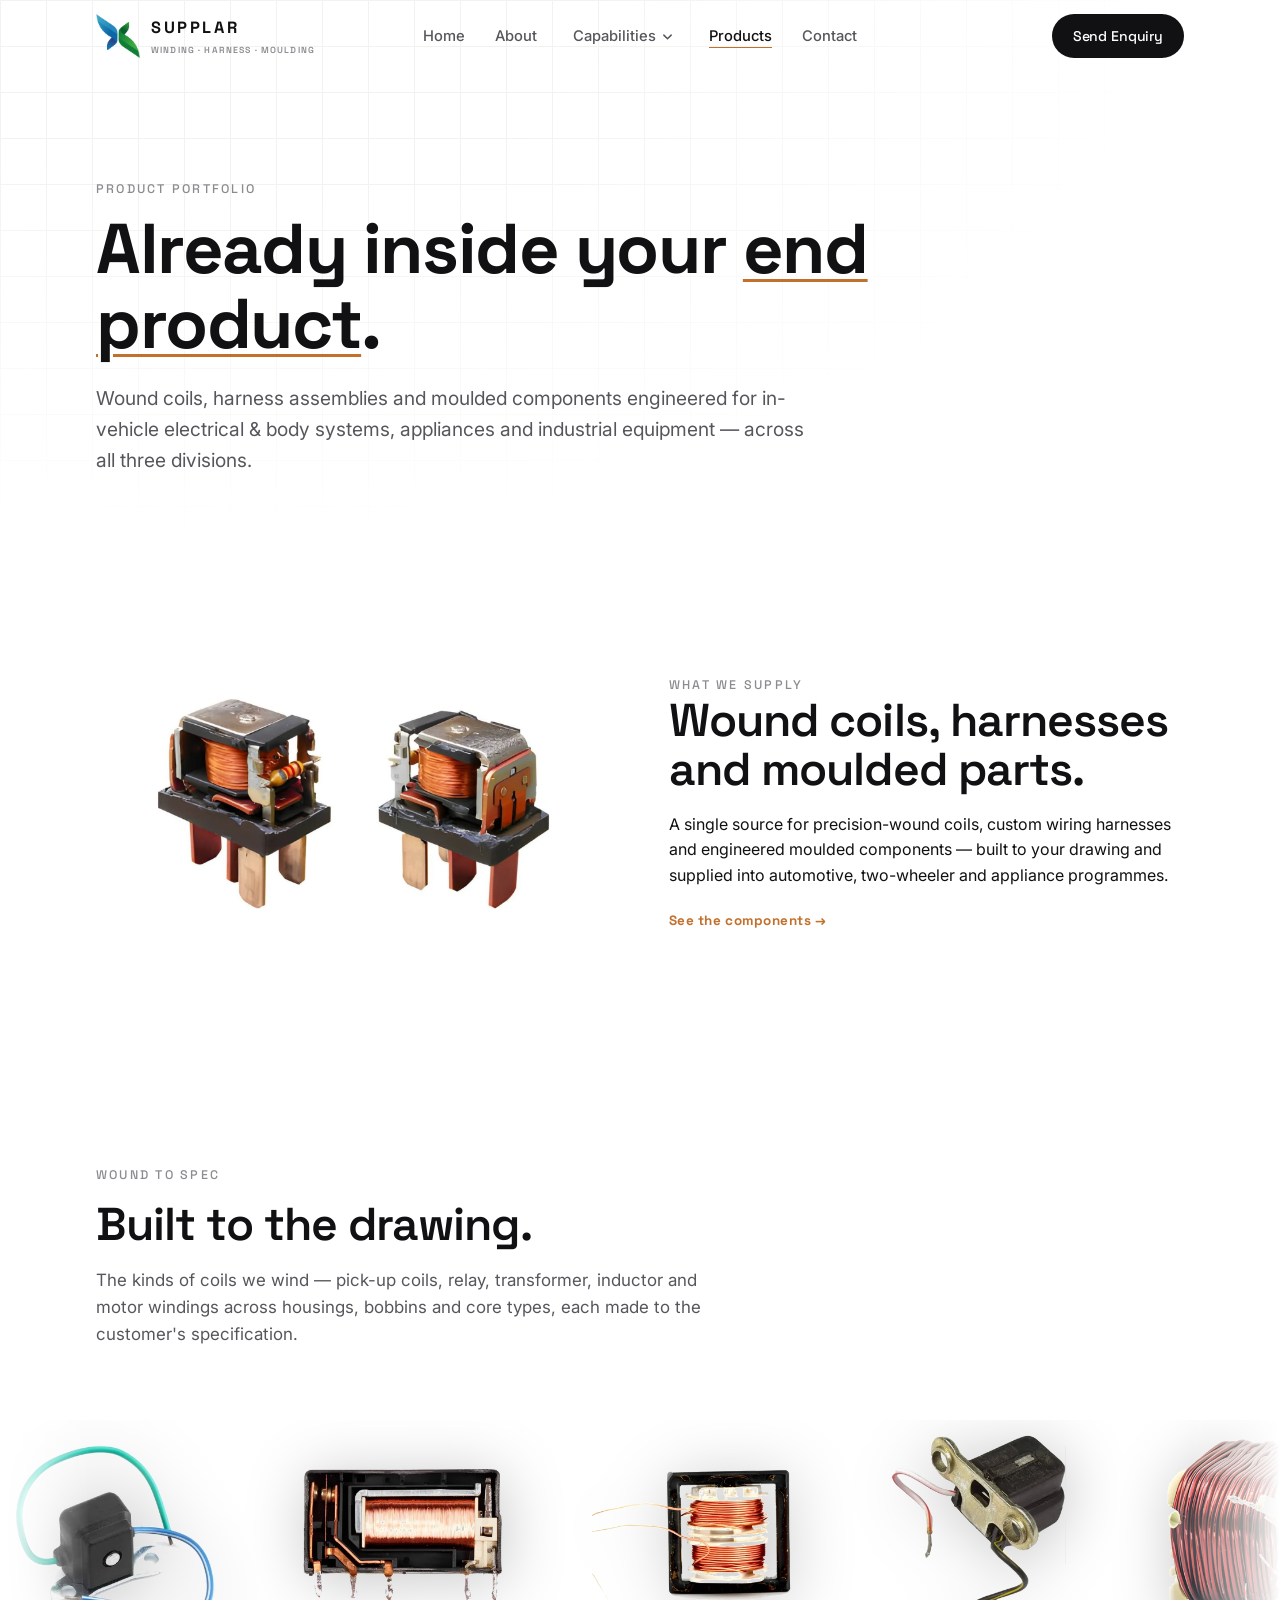
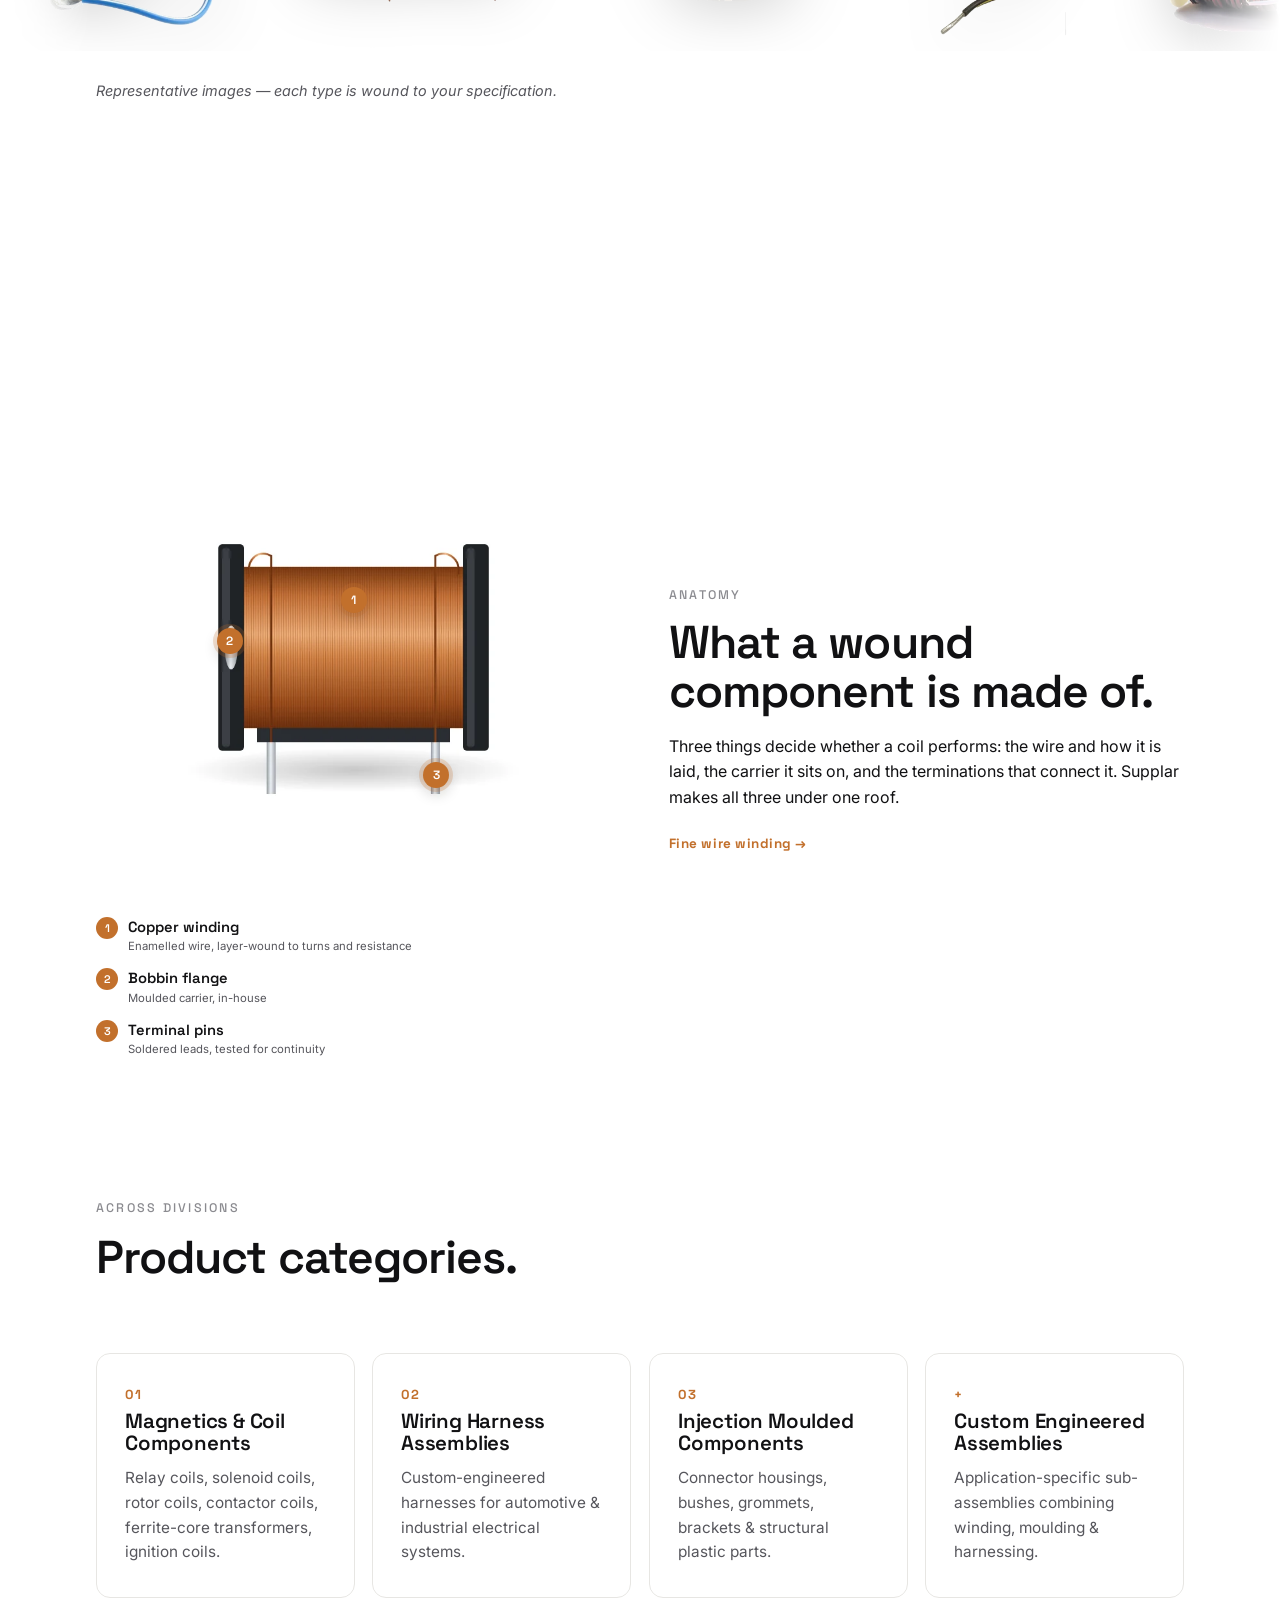
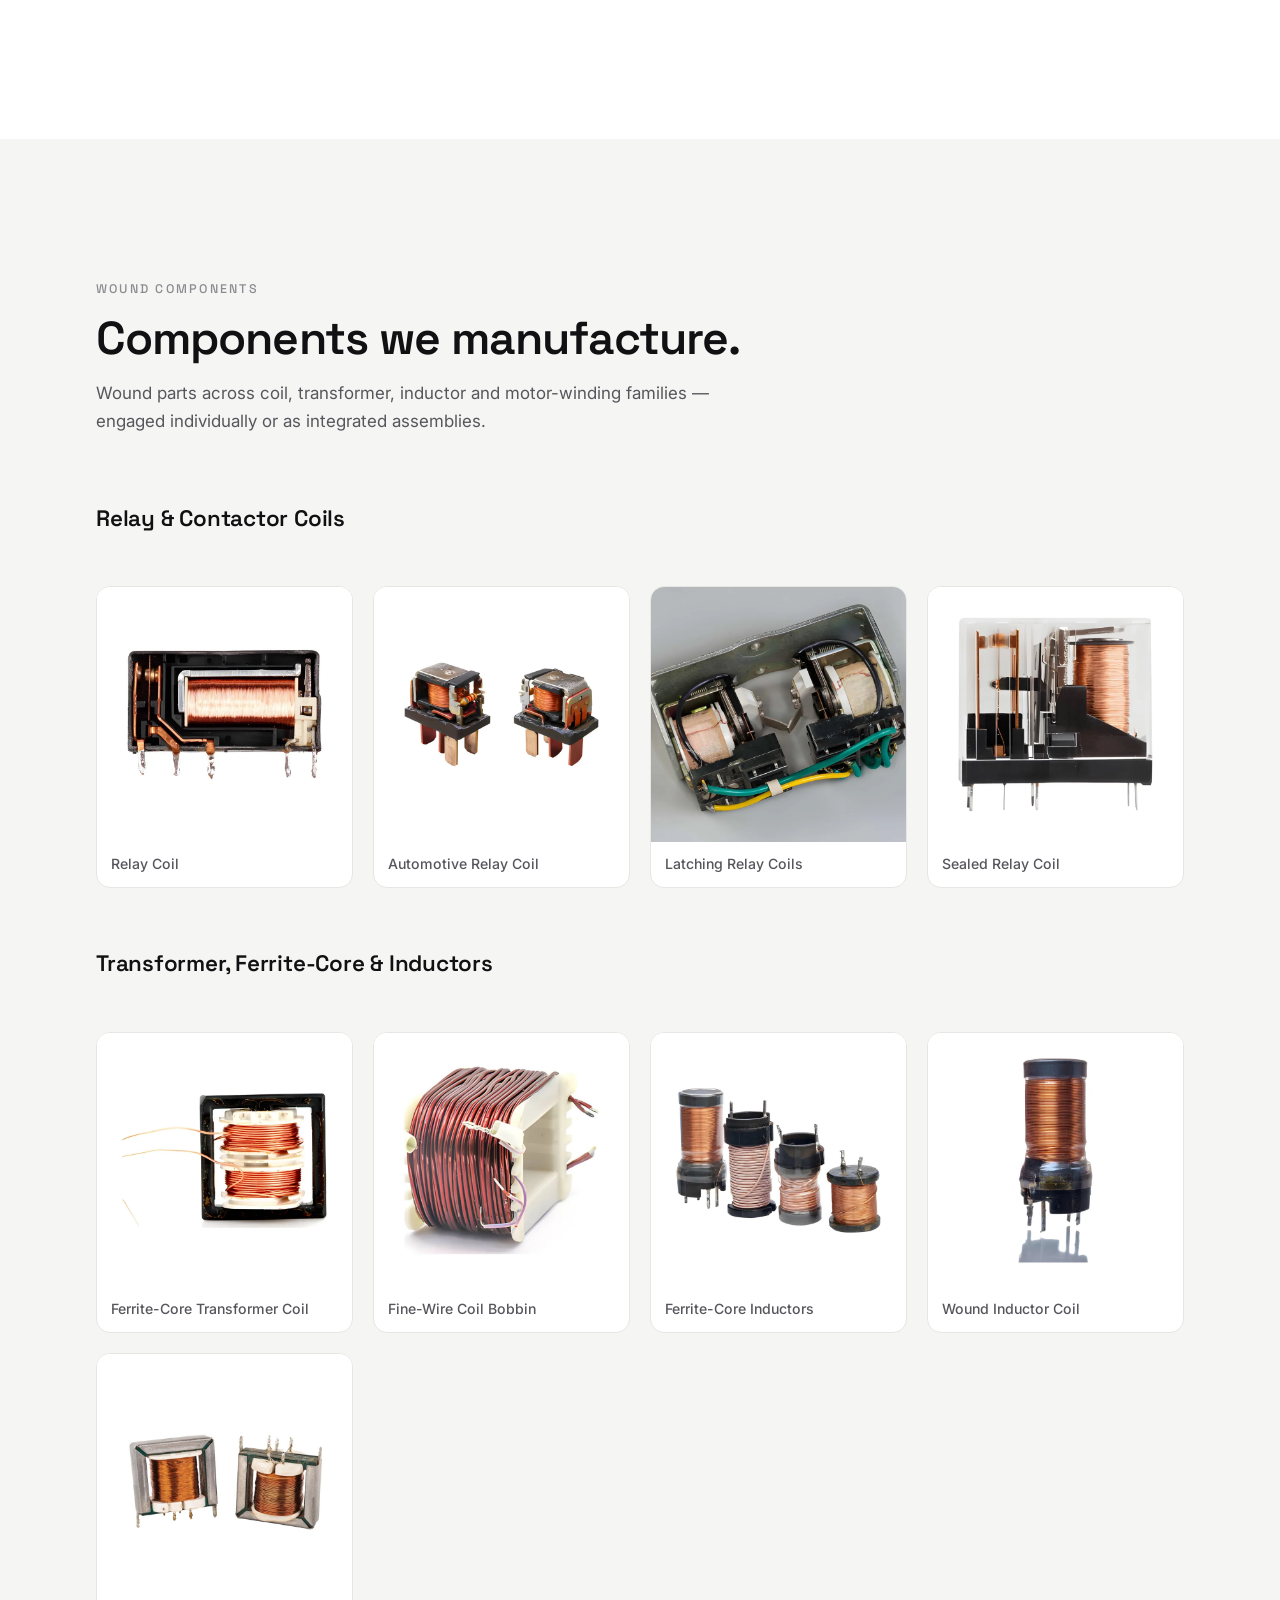
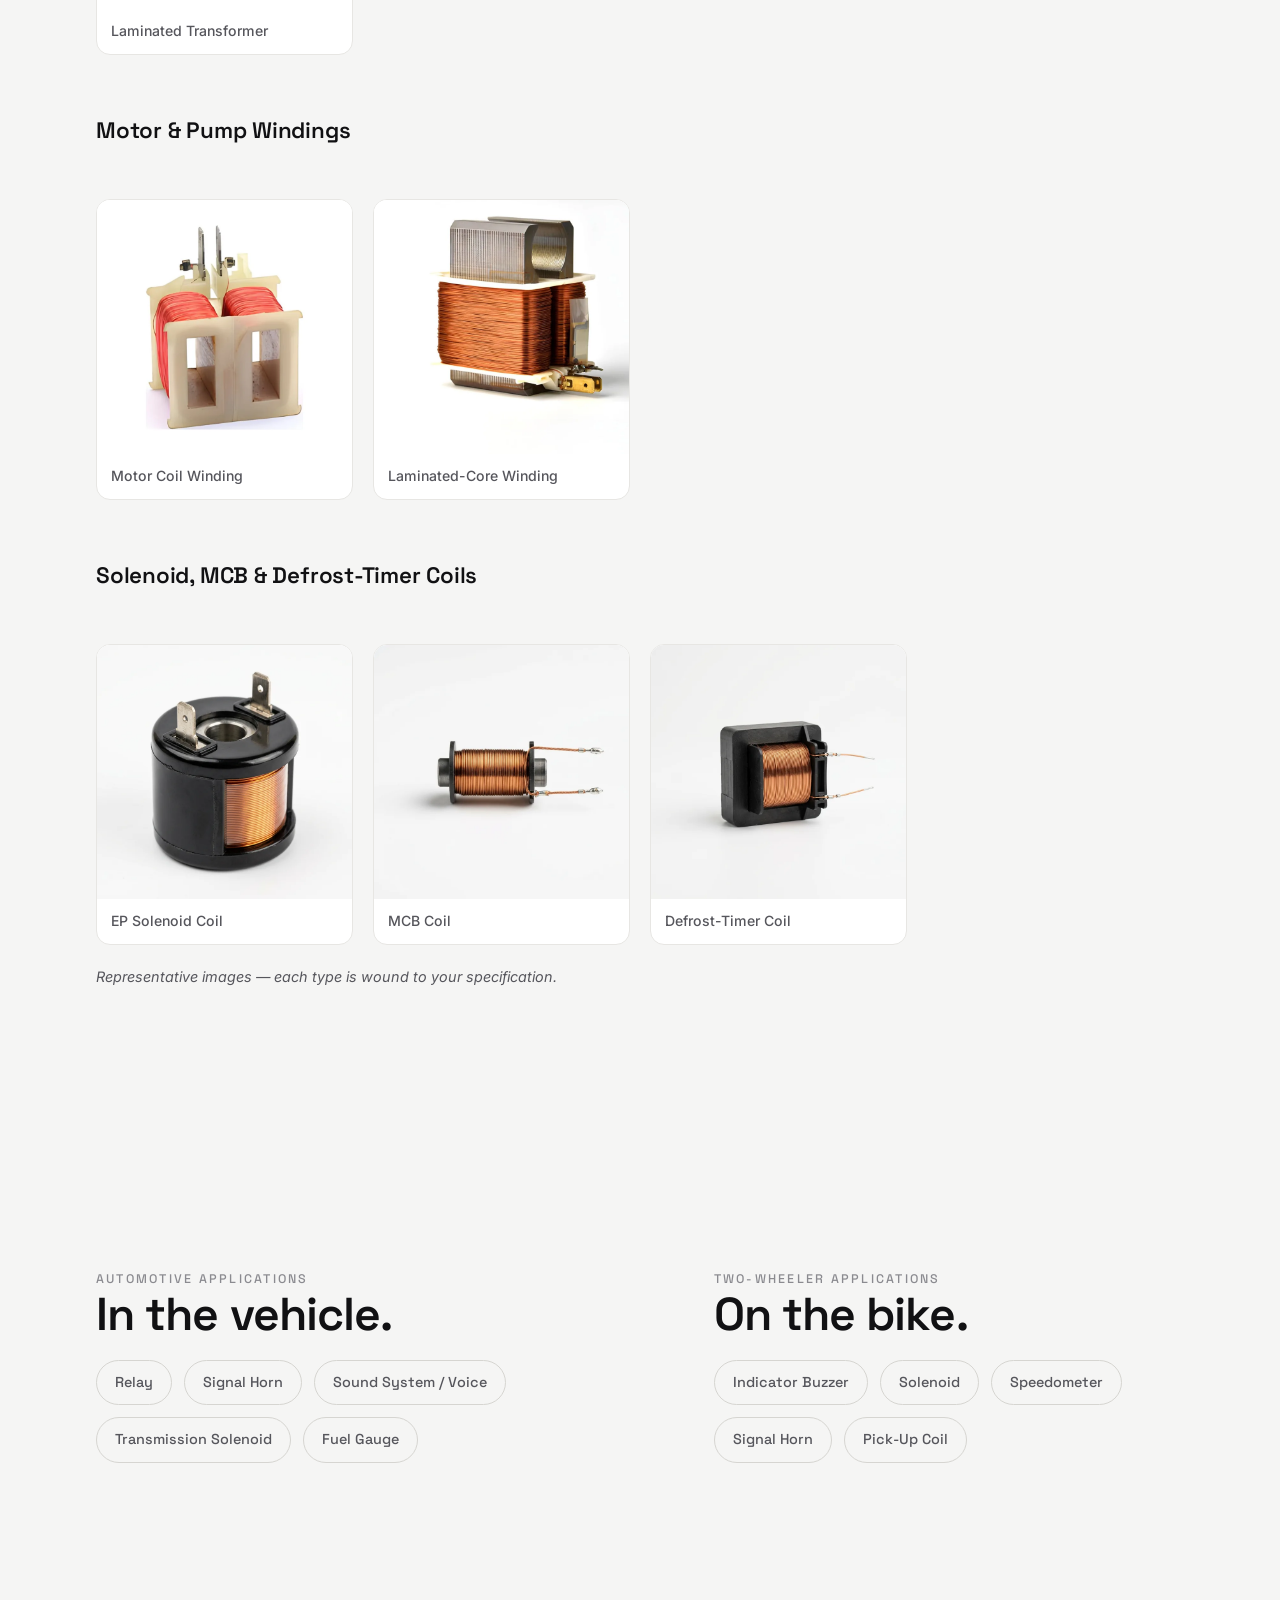
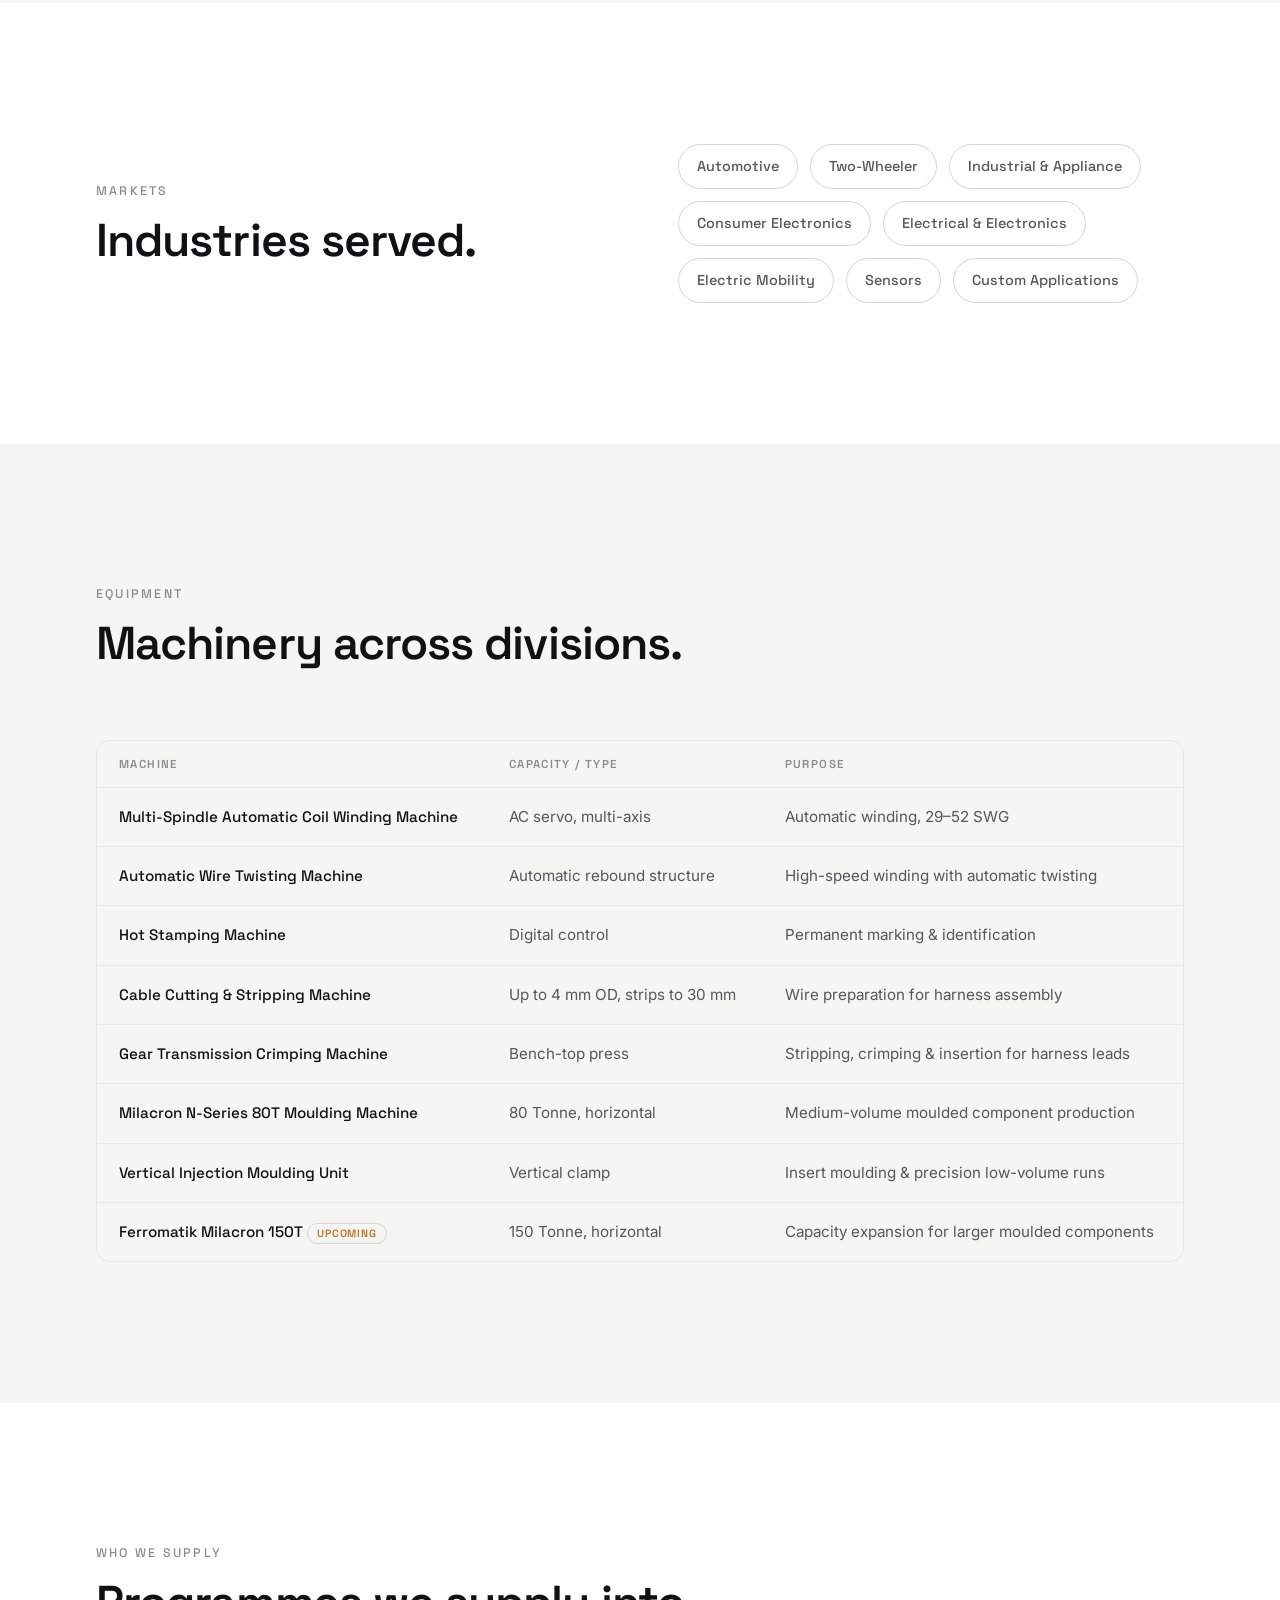
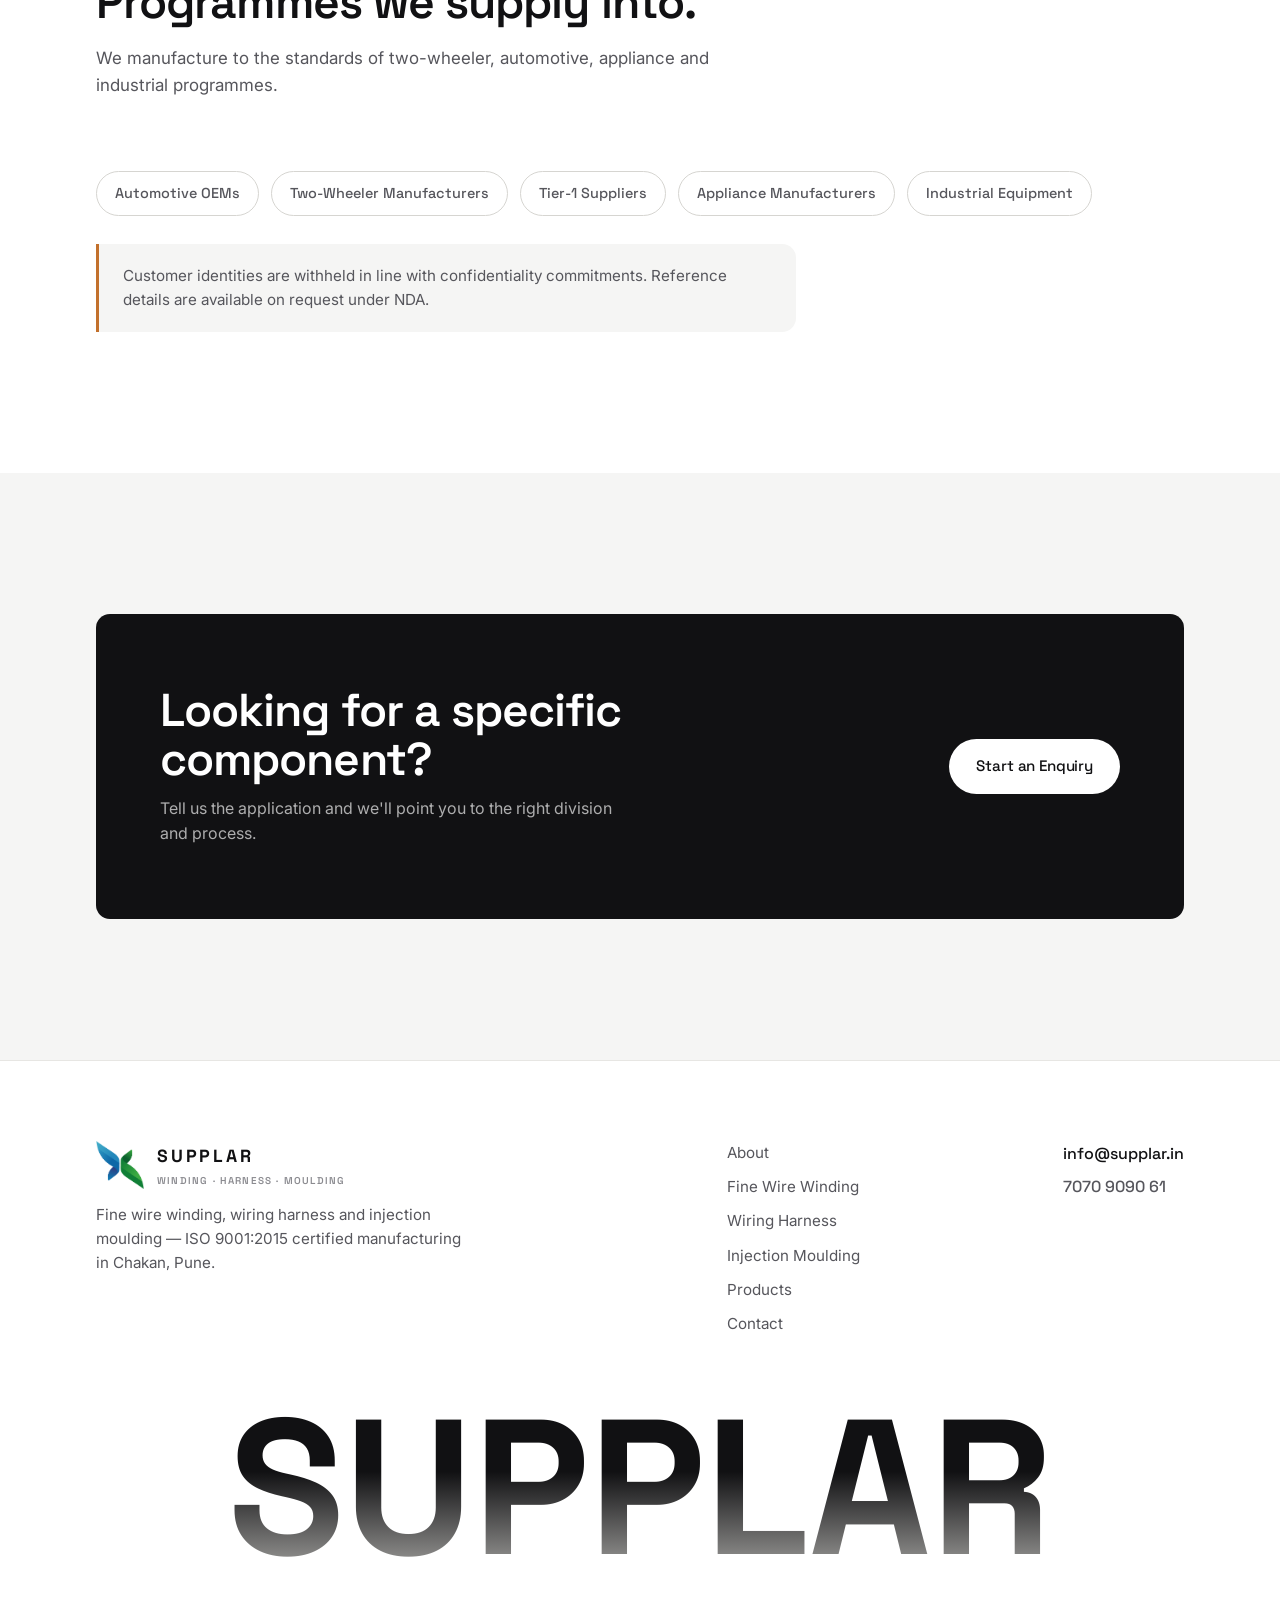
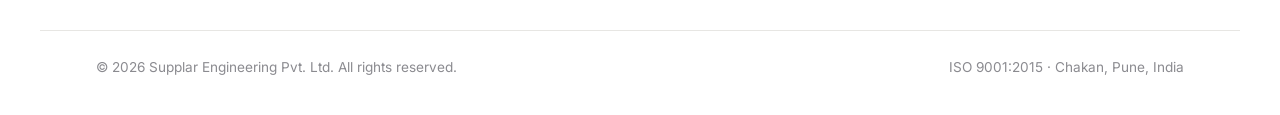
<file: products.html>
<!doctype html>
<html lang="en">
  <head>
    <meta charset="UTF-8" />
    <meta name="viewport" content="width=device-width, initial-scale=1.0" />
    <title>Wound Coils, Harnesses &amp; Moulded Components | Supplar Engineering</title>
    <meta
      name="description"
      content="Supplar's product portfolio across three divisions — magnetics &amp; coil components, wiring harness assemblies, injection moulded components and custom engineered assemblies — serving automotive, two-wheeler, appliance and industrial markets."
    />
    <link rel="preconnect" href="https://fonts.googleapis.com" />
    <link rel="preconnect" href="https://fonts.gstatic.com" crossorigin />
    <link
      href="https://fonts.googleapis.com/css2?family=Inter:wght@400;500;600&family=Space+Grotesk:wght@400;500;600;700&display=swap"
      rel="stylesheet"
    />
    <link rel="icon" type="image/png" href="logo-mark.png" />
    <link rel="stylesheet" href="styles.css?v=20261121b" />
    <link rel="canonical" href="https://supplar.in/products.html" />
    <meta property="og:type" content="website" />
    <meta property="og:site_name" content="Supplar Engineering" />
    <meta property="og:url" content="https://supplar.in/products.html" />
    <meta property="og:image" content="https://supplar.in/images/share-products-1200x630.jpg" />
    <meta name="twitter:card" content="summary" />
  </head>
  <body>
    <div id="page-progress" aria-hidden="true"></div>

    <header class="site-header is-scrolled" id="site-header">
      <div class="container header-row">
        <a class="brand" href="index.html" aria-label="Supplar Engineering — home">
          <img class="brand-mark" src="logo-mark.png" alt="" aria-hidden="true" width="44" height="44" />
          <span class="brand-copy"><span class="brand-name">SUPPLAR</span><span class="brand-descriptor">Winding · Harness · Moulding</span></span>
        </a>
        <nav class="site-nav" id="site-nav" aria-label="Primary">
          <a href="index.html">Home</a>
          <a href="about.html">About</a>
          <div class="has-dropdown">
            <button class="dropdown-toggle" type="button" aria-expanded="false" aria-haspopup="true">Capabilities
              <svg viewBox="0 0 12 12" aria-hidden="true"><path d="M2 4.5l4 4 4-4" stroke="currentColor" stroke-width="1.6" fill="none" stroke-linecap="round" stroke-linejoin="round"/></svg>
            </button>
            <div class="dropdown">
              <a href="winding.html"><span><span class="dd-num">01</span> Fine Wire Winding</span><small>Precision coil winding · 29–52 SWG</small></a>
              <a href="harness.html"><span><span class="dd-num">02</span> Wiring Harness</span><small>Custom-engineered assemblies</small></a>
              <a href="moulding.html"><span><span class="dd-num">03</span> Injection Moulding</span><small>Engineered plastic components</small></a>
            </div>
          </div>
          <a href="products.html" class="is-current">Products</a>
          <a href="contact.html">Contact</a>
        </nav>
        <div class="header-actions">
          <a class="button button-solid button-sm" href="contact.html">Send Enquiry</a>
          <button class="menu-toggle" type="button" aria-expanded="false" aria-controls="site-nav" aria-label="Toggle menu"><span></span><span></span><span></span></button>
        </div>
      </div>
    </header>

    <main id="top">
      <!-- PAGE HERO -->
      <section class="page-hero">
        <div class="container">
          <p class="eyebrow">Product Portfolio</p>
          <h1>Already inside your <span class="u">end product</span>.</h1>
          <p class="page-lead">
            Wound coils, harness assemblies and moulded components engineered for in-vehicle
            electrical &amp; body systems, appliances and industrial equipment — across all three divisions.
          </p>
        </div>
      </section>

      <!-- SPLIT FEATURE -->
      <section class="section" style="padding-top:clamp(40px,6vw,72px);">
        <div class="container media-split reveal">
          <figure class="ms-media">
            <img src="images/automotive-relay-coil-open-1600.webp" alt="Automotive relay with its copper coil exposed" width="1600" height="1067" loading="lazy" />
          </figure>
          <div class="ms-body">
            <p class="eyebrow">What we supply</p>
            <h2>Wound coils, harnesses and moulded parts.</h2>
            <p class="prose">A single source for precision-wound coils, custom wiring harnesses and engineered moulded components — built to your drawing and supplied into automotive, two-wheeler and appliance programmes.</p>
            <a class="hx-idx" href="#components" style="display:inline-block;margin-top:22px;">See the components →</a>
          </div>
        </div>
      </section>

      <!-- COIL SHOWCASE -->
      <section class="section" style="padding-top:clamp(36px,5vw,60px);">
        <div class="container">
          <div class="section-heading reveal">
            <p class="eyebrow">Wound to Spec</p>
            <h2>Built to the drawing.</h2>
            <p class="section-sub">The kinds of coils we wind — pick-up coils, relay, transformer, inductor and motor windings across housings, bobbins and core types, each made to the customer's specification.</p>
          </div>
        </div>
        <div class="coil-marquee reveal" aria-label="Examples of the coil types we wind">
          <div class="coil-track">
            <img src="images/pickup-coil-hero-cut.webp" alt="Pick-up coil with mounting bracket and lead wires" width="800" height="800" loading="lazy" />
            <img src="images/relay-coil-inside-relay-cut.webp" alt="Relay coil inside its relay housing" width="800" height="800" loading="lazy" />
            <img src="images/transformer-coil-ferrite-core-cut.webp" alt="Ferrite-core transformer coil" width="800" height="800" loading="lazy" />
            <img src="images/pickup-coil-03-cut.webp" alt="Pick-up coil on a stamped steel bracket" width="800" height="800" loading="lazy" />
            <img src="images/fine-wire-coil-bobbin-cut.webp" alt="Fine-wire coil on a bobbin" width="800" height="800" loading="lazy" />
            <img src="images/ferrite-core-inductors-cut.webp" alt="Ferrite-core inductors" width="800" height="800" loading="lazy" />
            <img src="images/pickup-coil-04-cut.webp" alt="Pick-up coil on a flanged bracket" width="800" height="800" loading="lazy" />
            <img src="images/laminated-transformer-cut.webp" alt="Laminated EI-core transformers" width="800" height="800" loading="lazy" />
            <img src="images/automotive-relay-coil-open-cut.webp" alt="Automotive relay coils" width="800" height="800" loading="lazy" />
            <img src="images/pickup-coil-01-cut.webp" alt="Pick-up coil on a bracket" width="800" height="800" loading="lazy" />
            <img src="images/motor-coil-winding-cut.webp" alt="Motor coil winding" width="800" height="800" loading="lazy" />
            <img src="images/wound-inductor-coil-cut.webp" alt="Wound inductor coil" width="800" height="800" loading="lazy" />
            <img src="images/pickup-coil-02-cut.webp" alt="Pick-up coil with twin lead wires" width="800" height="800" loading="lazy" />
            <img src="images/copper-coil-winding-laminated-core-cut.webp" alt="Copper winding on a laminated core" width="800" height="800" loading="lazy" />
            <img src="images/pickup-coil-hero-cut.webp" alt="" aria-hidden="true" width="800" height="800" loading="lazy" />
            <img src="images/relay-coil-inside-relay-cut.webp" alt="" aria-hidden="true" width="800" height="800" loading="lazy" />
            <img src="images/transformer-coil-ferrite-core-cut.webp" alt="" aria-hidden="true" width="800" height="800" loading="lazy" />
            <img src="images/pickup-coil-03-cut.webp" alt="" aria-hidden="true" width="800" height="800" loading="lazy" />
            <img src="images/fine-wire-coil-bobbin-cut.webp" alt="" aria-hidden="true" width="800" height="800" loading="lazy" />
            <img src="images/ferrite-core-inductors-cut.webp" alt="" aria-hidden="true" width="800" height="800" loading="lazy" />
            <img src="images/pickup-coil-04-cut.webp" alt="" aria-hidden="true" width="800" height="800" loading="lazy" />
            <img src="images/laminated-transformer-cut.webp" alt="" aria-hidden="true" width="800" height="800" loading="lazy" />
            <img src="images/automotive-relay-coil-open-cut.webp" alt="" aria-hidden="true" width="800" height="800" loading="lazy" />
            <img src="images/pickup-coil-01-cut.webp" alt="" aria-hidden="true" width="800" height="800" loading="lazy" />
            <img src="images/motor-coil-winding-cut.webp" alt="" aria-hidden="true" width="800" height="800" loading="lazy" />
            <img src="images/wound-inductor-coil-cut.webp" alt="" aria-hidden="true" width="800" height="800" loading="lazy" />
            <img src="images/pickup-coil-02-cut.webp" alt="" aria-hidden="true" width="800" height="800" loading="lazy" />
            <img src="images/copper-coil-winding-laminated-core-cut.webp" alt="" aria-hidden="true" width="800" height="800" loading="lazy" />
          </div>
        </div>
        <div class="container">
          <p class="wg-note reveal" style="margin-top:28px;">Representative images — each type is wound to your specification.</p>
        </div>
      </section>

      <!-- CATEGORIES -->
      <!-- SHOWROOM · anatomy of a wound coil (illustration with animated callouts) -->
      <section class="section" aria-label="Anatomy of a wound coil">
        <div class="container sr-anatomy">
          <figure class="sr-callouts reveal" aria-label="Relay coil illustration with callouts">
            <div class="sr-callouts__stage sr-callouts__stage--sq">
              <img src="images/relay-coil-illustration-800.webp" alt="Illustration of a relay coil: copper winding between two flanges with terminal pins" width="800" height="800" loading="lazy" decoding="async" />
                <i class="sr-mark" style="--x:50%;--y:42%;--i:0" aria-hidden="true"><b>1</b></i>
                <i class="sr-mark" style="--x:26%;--y:50%;--i:1" aria-hidden="true"><b>2</b></i>
                <i class="sr-mark" style="--x:66%;--y:76%;--i:2" aria-hidden="true"><b>3</b></i>            </div>
            <ol class="sr-legend">
                <li><b>1</b><span>Copper winding</span><small>Enamelled wire, layer-wound to turns and resistance</small></li>
                <li><b>2</b><span>Bobbin flange</span><small>Moulded carrier, in-house</small></li>
                <li><b>3</b><span>Terminal pins</span><small>Soldered leads, tested for continuity</small></li>
              </ol>
          </figure>
          <div class="sr-anatomy__copy reveal">
            <p class="eyebrow">Anatomy</p>
            <h2>What a wound component is made of.</h2>
            <p class="prose">Three things decide whether a coil performs: the wire and how it is laid, the carrier it sits on, and the terminations that connect it. Supplar makes all three under one roof.</p>
            <a class="hx-idx" href="winding.html" style="display:inline-block;margin-top:22px;">Fine wire winding →</a>
          </div>
        </div>
      </section>

      <section class="section" style="padding-top:0;">
        <div class="container">
          <div class="section-heading reveal">
            <p class="eyebrow">Across Divisions</p>
            <h2>Product categories.</h2>
          </div>
          <div class="card-grid reveal">
            <a class="card" href="winding.html"><span class="sec-num">01</span><h3 style="margin-top:8px;">Magnetics &amp; Coil Components</h3><p>Relay coils, solenoid coils, rotor coils, contactor coils, ferrite-core transformers, ignition coils.</p></a>
            <a class="card" href="harness.html"><span class="sec-num">02</span><h3 style="margin-top:8px;">Wiring Harness Assemblies</h3><p>Custom-engineered harnesses for automotive &amp; industrial electrical systems.</p></a>
            <a class="card" href="moulding.html"><span class="sec-num">03</span><h3 style="margin-top:8px;">Injection Moulded Components</h3><p>Connector housings, bushes, grommets, brackets &amp; structural plastic parts.</p></a>
            <a class="card" href="contact.html"><span class="sec-num">+</span><h3 style="margin-top:8px;">Custom Engineered Assemblies</h3><p>Application-specific sub-assemblies combining winding, moulding &amp; harnessing.</p></a>
          </div>
        </div>
      </section>

      <!-- COMPONENT GALLERY -->
      <section class="section section-soft" id="components">
        <div class="container">
          <div class="section-heading reveal">
            <p class="eyebrow">Wound Components</p>
            <h2>Components we manufacture.</h2>
            <p class="section-sub">Wound parts across coil, transformer, inductor and motor-winding families — engaged individually or as integrated assemblies.</p>
          </div>

          <h3 class="comp-group reveal">Relay &amp; Contactor Coils</h3>
          <div class="wind-gallery reveal">
            <figure class="wg-item"><img src="images/relay-coil-inside-relay-800sq.webp" alt="Relay coil inside a relay" width="800" height="800" loading="lazy" /><figcaption>Relay Coil</figcaption></figure>
            <figure class="wg-item"><img src="images/automotive-relay-coil-open-800sq.webp" alt="Automotive relay coil, open" width="800" height="800" loading="lazy" /><figcaption>Automotive Relay Coil</figcaption></figure>
            <figure class="wg-item"><img src="images/latching-relay-two-coils-800sq.webp" alt="Latching relay with two coils" width="800" height="800" loading="lazy" /><figcaption>Latching Relay Coils</figcaption></figure>
            <figure class="wg-item"><img src="images/sealed-relay-copper-coil-800sq.webp" alt="Sealed relay copper coil" width="800" height="800" loading="lazy" /><figcaption>Sealed Relay Coil</figcaption></figure>
          </div>

          <h3 class="comp-group reveal">Transformer, Ferrite-Core &amp; Inductors</h3>
          <div class="wind-gallery reveal">
            <figure class="wg-item"><img src="images/transformer-coil-ferrite-core-800sq.webp" alt="Ferrite-core transformer coil" width="800" height="800" loading="lazy" /><figcaption>Ferrite-Core Transformer Coil</figcaption></figure>
            <figure class="wg-item"><img src="images/fine-wire-coil-bobbin-800sq.webp" alt="Fine-wire coil on bobbin" width="800" height="800" loading="lazy" /><figcaption>Fine-Wire Coil Bobbin</figcaption></figure>
            <figure class="wg-item"><img src="images/ferrite-core-inductors-800sq.webp" alt="Ferrite-core inductors" width="800" height="800" loading="lazy" /><figcaption>Ferrite-Core Inductors</figcaption></figure>
            <figure class="wg-item"><img src="images/wound-inductor-coil-800sq.webp" alt="Wound inductor coil" width="800" height="800" loading="lazy" /><figcaption>Wound Inductor Coil</figcaption></figure>
            <figure class="wg-item"><img src="images/laminated-transformer-800sq.webp" alt="Laminated EI-core transformers with copper windings" width="800" height="800" loading="lazy" /><figcaption>Laminated Transformer</figcaption></figure>
          </div>

          <h3 class="comp-group reveal">Motor &amp; Pump Windings</h3>
          <div class="wind-gallery reveal">
            <figure class="wg-item"><img src="images/motor-coil-winding-800sq.webp" alt="Motor coil winding" width="800" height="800" loading="lazy" /><figcaption>Motor Coil Winding</figcaption></figure>
            <figure class="wg-item"><img src="images/copper-coil-winding-laminated-core-800sq.webp" alt="Copper coil winding on laminated core" width="800" height="800" loading="lazy" /><figcaption>Laminated-Core Winding</figcaption></figure>
          </div>

          <h3 class="comp-group reveal">Solenoid, MCB &amp; Defrost-Timer Coils</h3>
          <div class="wind-gallery reveal">
            <figure class="wg-item"><img src="images/ep-solenoid-coil-800sq.webp" alt="EP solenoid coil in a moulded housing with spade terminals" width="800" height="800" loading="lazy" /><figcaption>EP Solenoid Coil</figcaption></figure>
            <figure class="wg-item"><img src="images/mcb-coil-800sq.webp" alt="MCB trip coil wound on a slim bobbin with iron core" width="800" height="800" loading="lazy" /><figcaption>MCB Coil</figcaption></figure>
            <figure class="wg-item"><img src="images/defrost-timer-coil-800sq.webp" alt="Defrost-timer coil wound on a rectangular bobbin" width="800" height="800" loading="lazy" /><figcaption>Defrost-Timer Coil</figcaption></figure>
          </div>
          <p class="wg-note reveal">Representative images — each type is wound to your specification.</p>
        </div>
      </section>

      <!-- APPLICATIONS -->
      <section class="section section-soft">
        <div class="container split-grid">
          <div class="reveal">
            <p class="eyebrow">Automotive Applications</p>
            <h2>In the vehicle.</h2>
            <ul class="industry-tags" style="margin-top:22px;">
              <li>Relay</li>
              <li>Signal Horn</li>
              <li>Sound System / Voice</li>
              <li>Transmission Solenoid</li>
              <li>Fuel Gauge</li>
            </ul>
          </div>
          <div class="reveal">
            <p class="eyebrow">Two-Wheeler Applications</p>
            <h2>On the bike.</h2>
            <ul class="industry-tags" style="margin-top:22px;">
              <li>Indicator Buzzer</li>
              <li>Solenoid</li>
              <li>Speedometer</li>
              <li>Signal Horn</li>
              <li>Pick-Up Coil</li>
            </ul>
          </div>
        </div>
      </section>

      <!-- MARKETS -->
      <section class="section">
        <div class="container industries-grid">
          <div class="reveal">
            <p class="eyebrow">Markets</p>
            <h2>Industries served.</h2>
          </div>
          <ul class="industry-tags reveal">
            <li>Automotive</li>
            <li>Two-Wheeler</li>
            <li>Industrial &amp; Appliance</li>
            <li>Consumer Electronics</li>
            <li>Electrical &amp; Electronics</li>
            <li>Electric Mobility</li>
            <li>Sensors</li>
            <li>Custom Applications</li>
          </ul>
        </div>
      </section>

      <!-- EQUIPMENT -->
      <section class="section section-soft">
        <div class="container">
          <div class="section-heading reveal">
            <p class="eyebrow">Equipment</p>
            <h2>Machinery across divisions.</h2>
          </div>
          <div class="table-wrap reveal">
            <table class="spec-table">
              <thead>
                <tr><th>Machine</th><th>Capacity / Type</th><th>Purpose</th></tr>
              </thead>
              <tbody>
                <tr><td>Multi-Spindle Automatic Coil Winding Machine</td><td>AC servo, multi-axis</td><td>Automatic winding, 29–52 SWG</td></tr>
                <tr><td>Automatic Wire Twisting Machine</td><td>Automatic rebound structure</td><td>High-speed winding with automatic twisting</td></tr>
                <tr><td>Hot Stamping Machine</td><td>Digital control</td><td>Permanent marking &amp; identification</td></tr>
                <tr><td>Cable Cutting &amp; Stripping Machine</td><td>Up to 4 mm OD, strips to 30 mm</td><td>Wire preparation for harness assembly</td></tr>
                <tr><td>Gear Transmission Crimping Machine</td><td>Bench-top press</td><td>Stripping, crimping &amp; insertion for harness leads</td></tr>
                <tr><td>Milacron N-Series 80T Moulding Machine</td><td>80 Tonne, horizontal</td><td>Medium-volume moulded component production</td></tr>
                <tr><td>Vertical Injection Moulding Unit</td><td>Vertical clamp</td><td>Insert moulding &amp; precision low-volume runs</td></tr>
                <tr><td>Ferromatik Milacron 150T <span class="tag">Upcoming</span></td><td>150 Tonne, horizontal</td><td>Capacity expansion for larger moulded components</td></tr>
              </tbody>
            </table>
          </div>
        </div>
      </section>

      <!-- CUSTOMERS -->
      <section class="section">
        <div class="container">
          <div class="section-heading reveal">
            <p class="eyebrow">Who We Supply</p>
            <h2>Programmes we supply into.</h2>
            <p class="section-sub">We manufacture to the standards of two-wheeler, automotive, appliance and industrial programmes.</p>
          </div>
          <ul class="industry-tags reveal">
            <li>Automotive OEMs</li>
            <li>Two-Wheeler Manufacturers</li>
            <li>Tier-1 Suppliers</li>
            <li>Appliance Manufacturers</li>
            <li>Industrial Equipment</li>
          </ul>
          <div class="note-callout reveal">
            Customer identities are withheld in line with confidentiality commitments. Reference details are available on request under NDA.
          </div>
        </div>
      </section>

      <!-- CTA -->
      <section class="section section-soft">
        <div class="container">
          <div class="cta-band reveal">
            <div>
              <h2>Looking for a specific component?</h2>
              <p>Tell us the application and we'll point you to the right division and process.</p>
            </div>
            <a class="button button-solid" href="contact.html">Start an Enquiry</a>
          </div>
        </div>
      </section>
    </main>

    <footer class="site-footer">
      <div class="container footer-row">
        <div class="footer-brand">
          <div class="footer-lockup"><img src="logo-mark.png" alt="" width="58" height="58"/><span><span class="brand-name" data-company>SUPPLAR</span><small>Winding · Harness · Moulding</small></span></div>
          <p>Fine wire winding, wiring harness and injection moulding — ISO 9001:2015 certified manufacturing in Chakan, Pune.</p>
        </div>
        <nav class="footer-nav" aria-label="Footer">
          <a href="about.html">About</a>
          <a href="winding.html">Fine Wire Winding</a>
          <a href="harness.html">Wiring Harness</a>
          <a href="moulding.html">Injection Moulding</a>
          <a href="products.html">Products</a>
          <a href="contact.html">Contact</a>
        </nav>
        <div class="footer-contact">
          <a class="footer-email" data-email-link href="mailto:info@supplar.in">info@supplar.in</a>
          <a class="footer-phone" data-phone-link href="tel:+917070909061">7070 9090 61</a>
        </div>
      </div>
      <div class="container footer-wordmark" aria-hidden="true"><span>SUPPLAR</span></div>
      <div class="container footer-base">
        <span>© <span id="year"></span> Supplar Engineering Pvt. Ltd. All rights reserved.</span>
        <span>ISO 9001:2015 · Chakan, Pune, India</span>
      </div>
    </footer>

    <script src="script.js?v=20261121b"></script>
  </body>
</html>
</file>
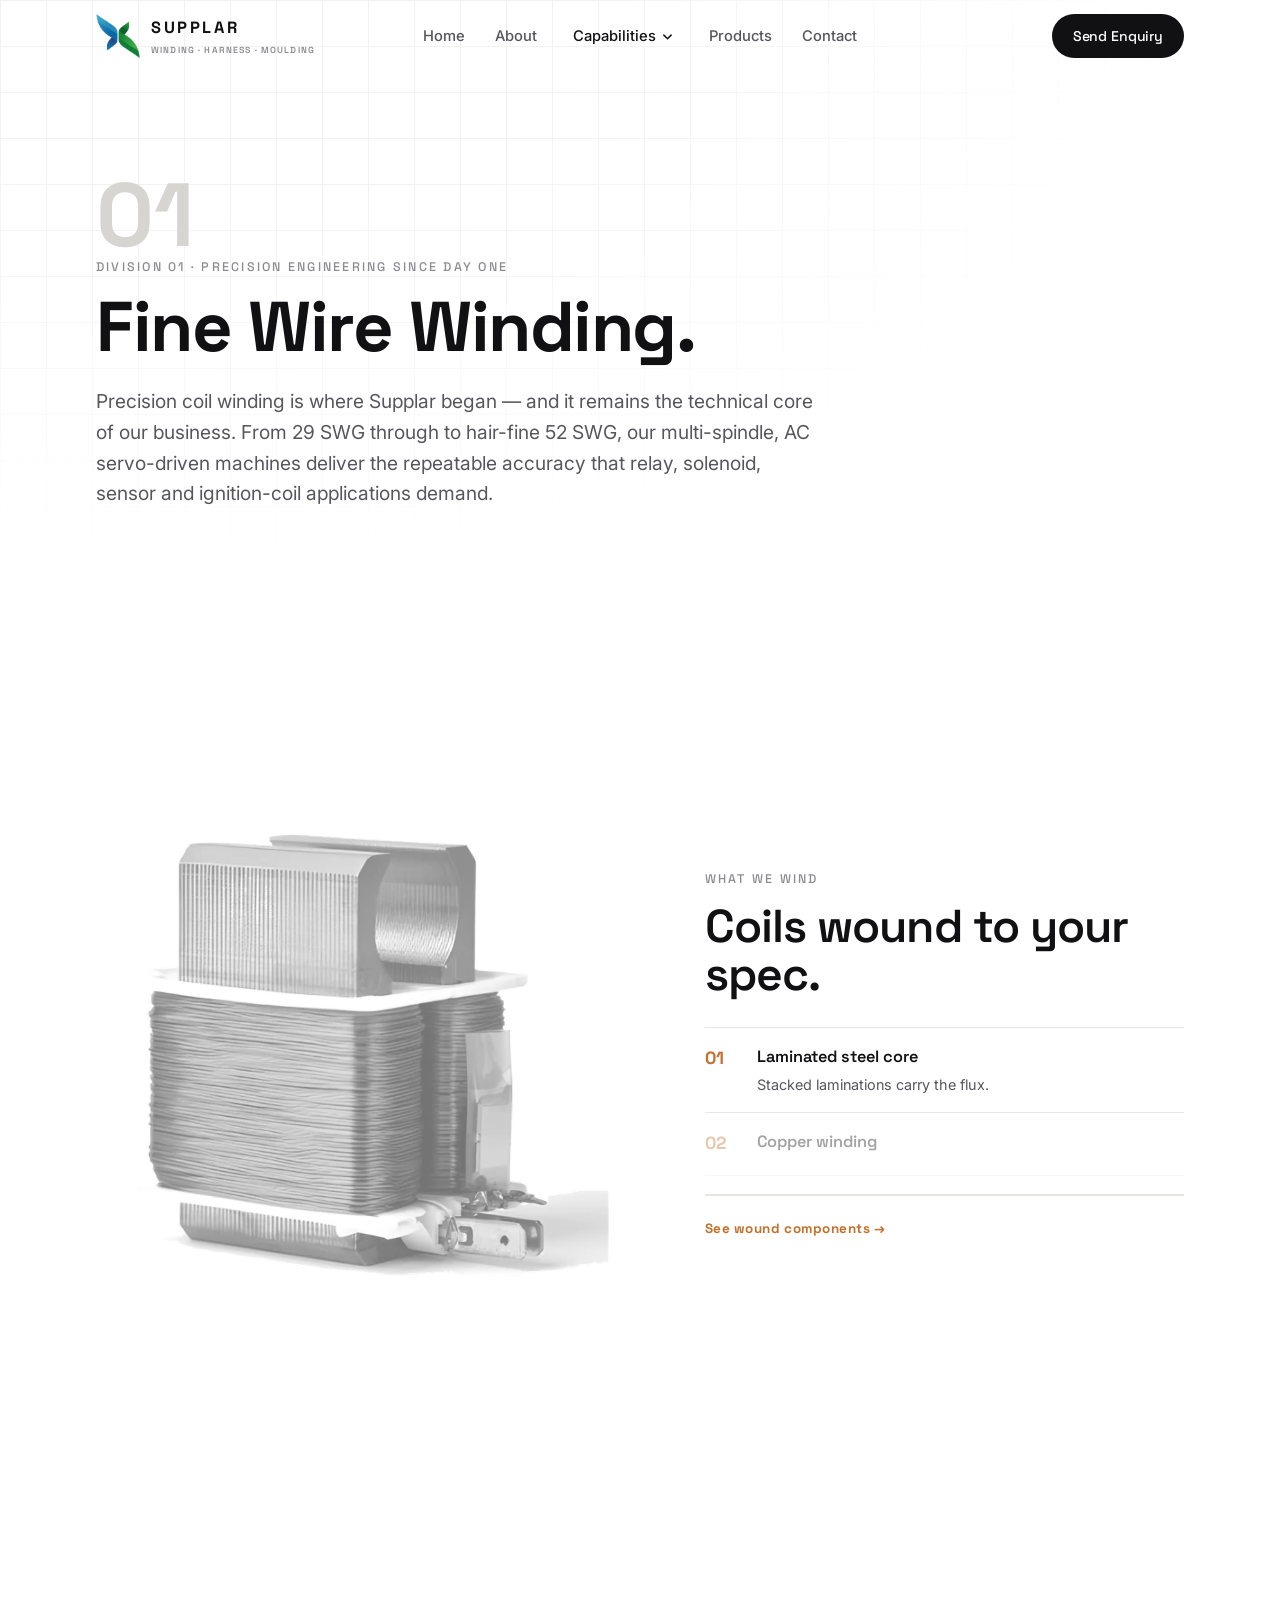
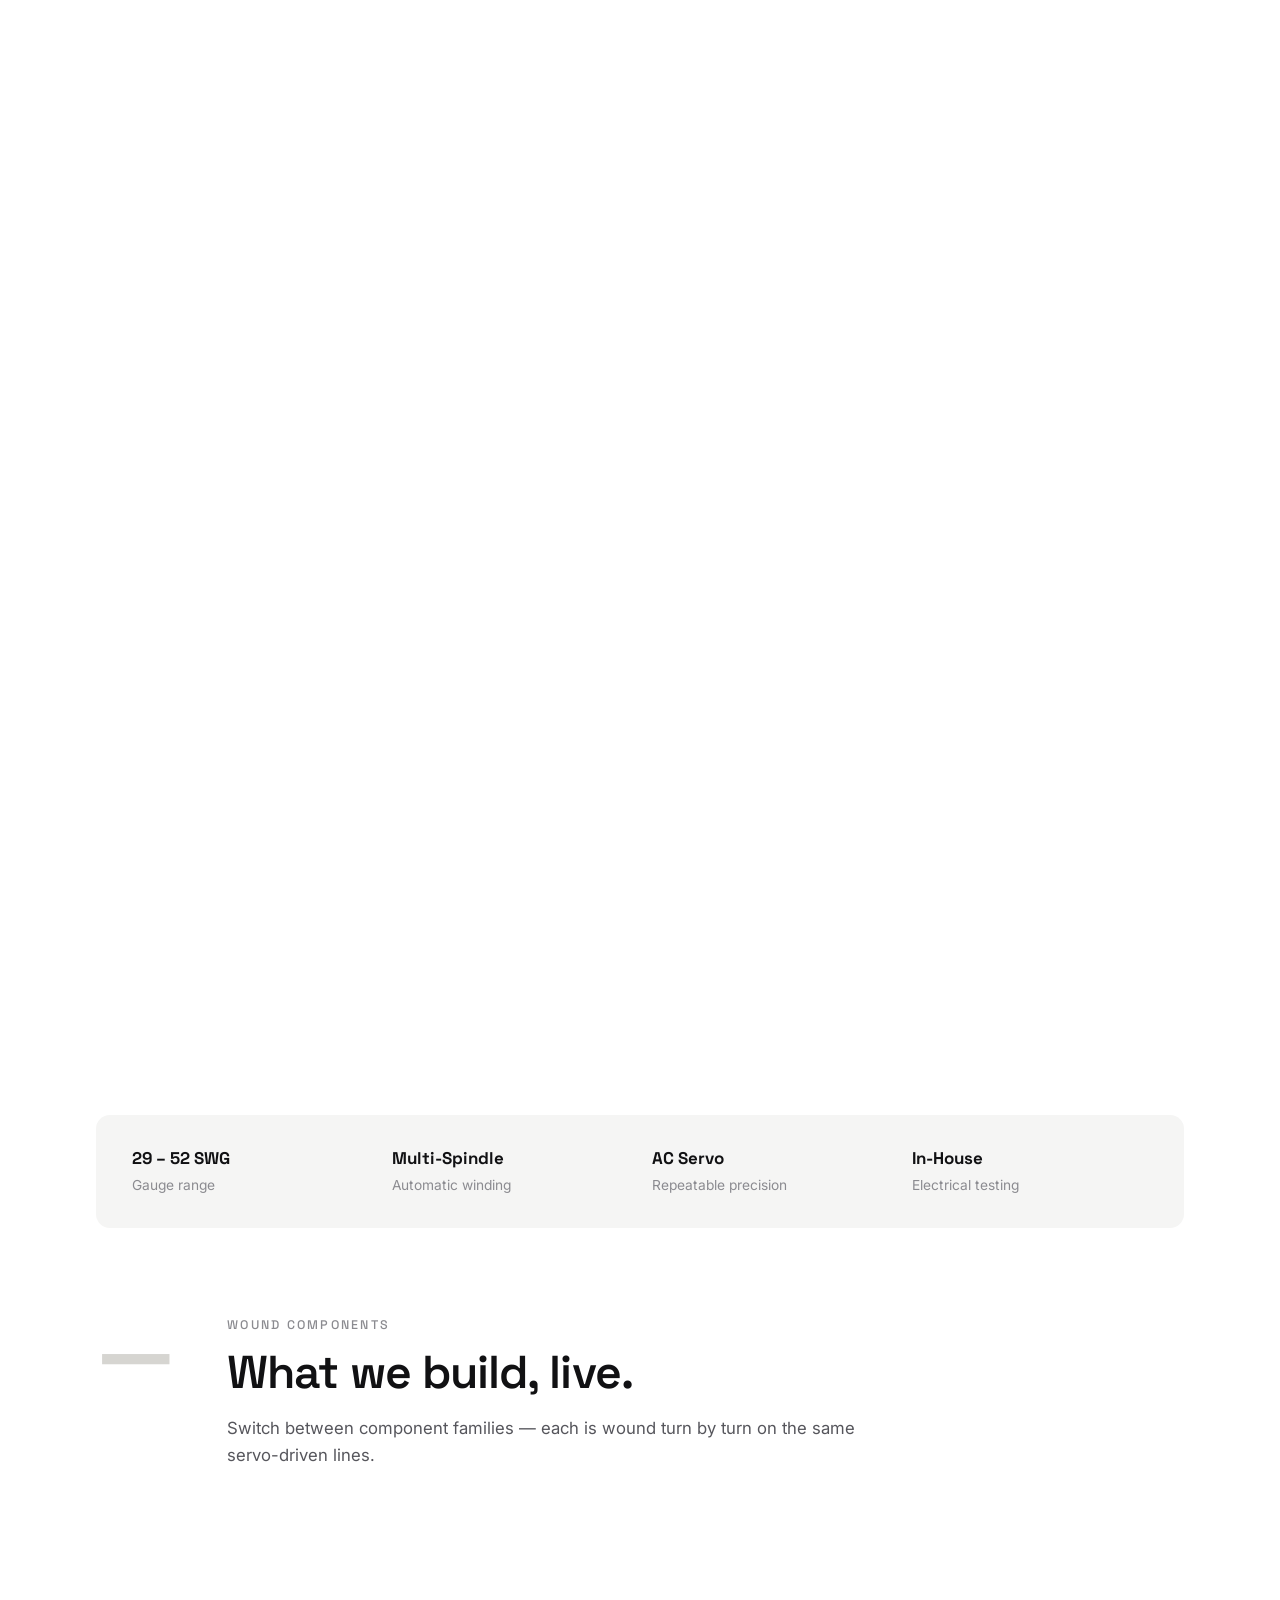
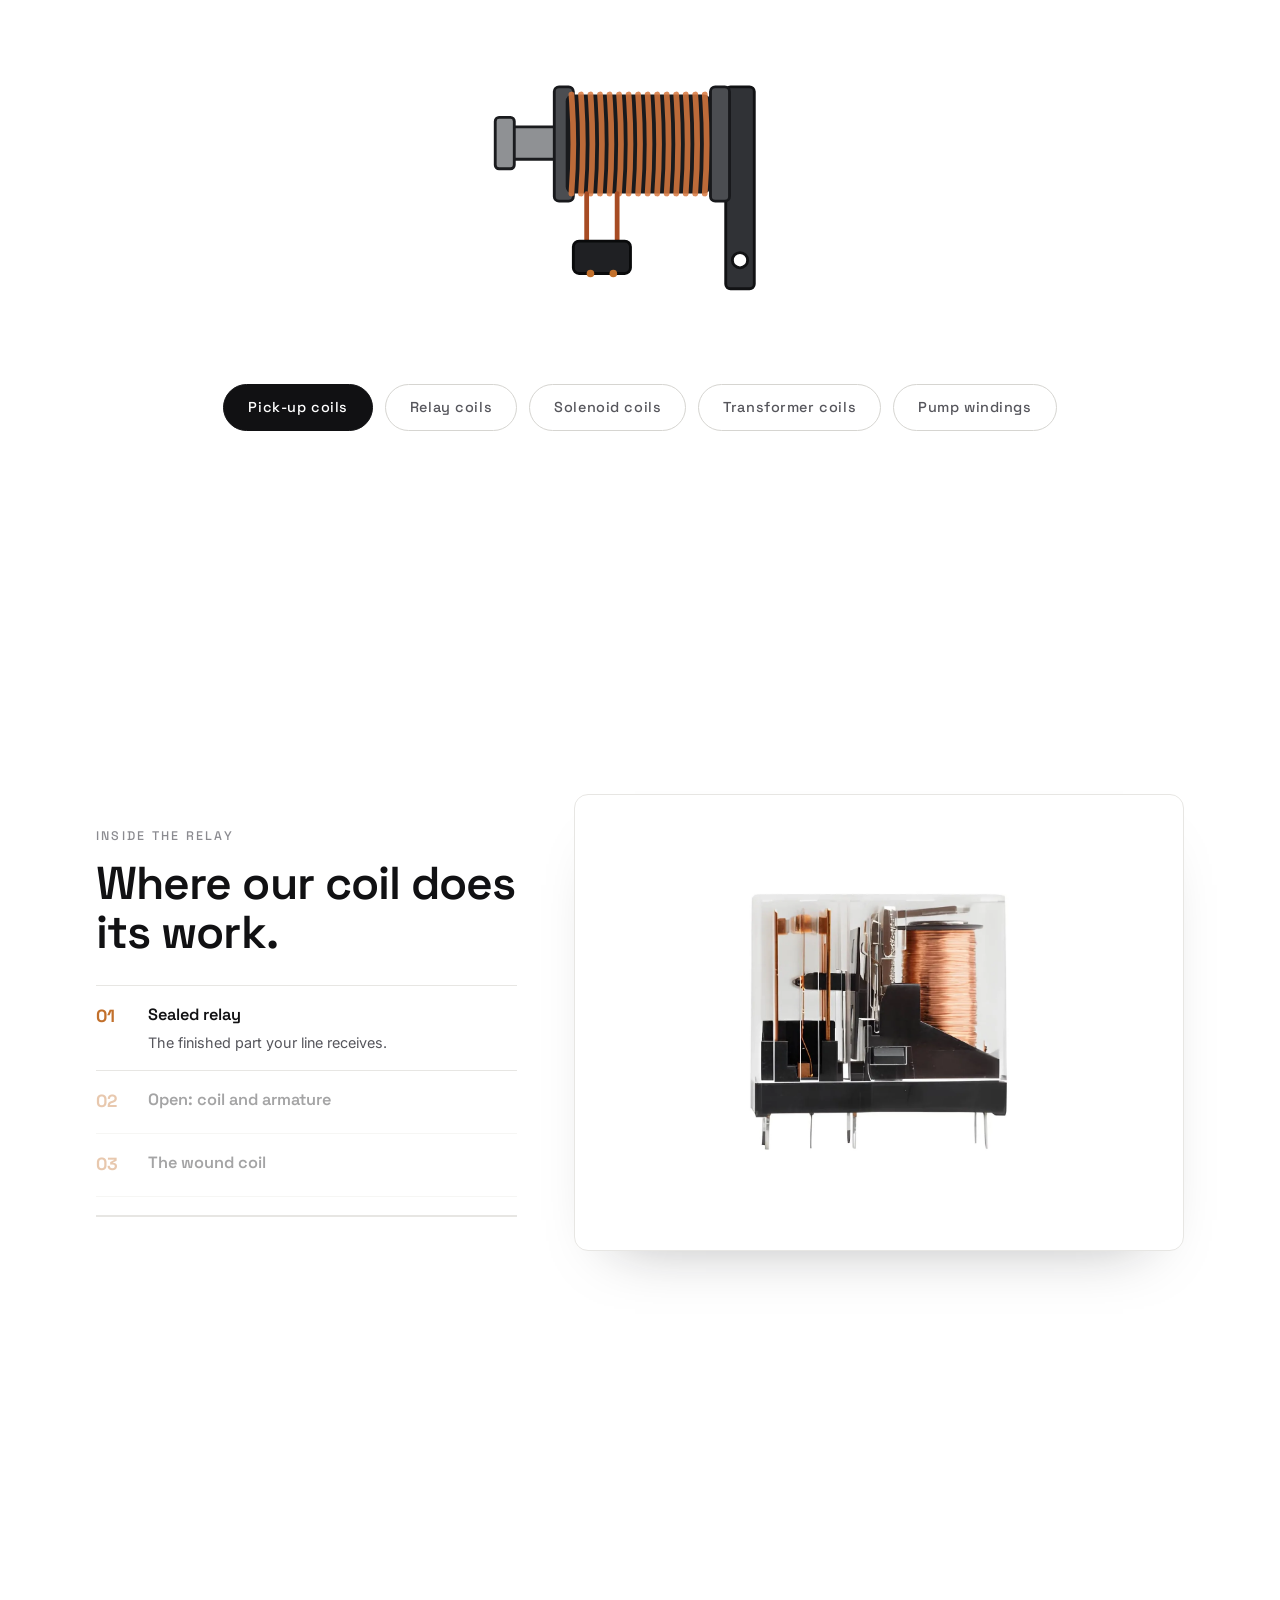
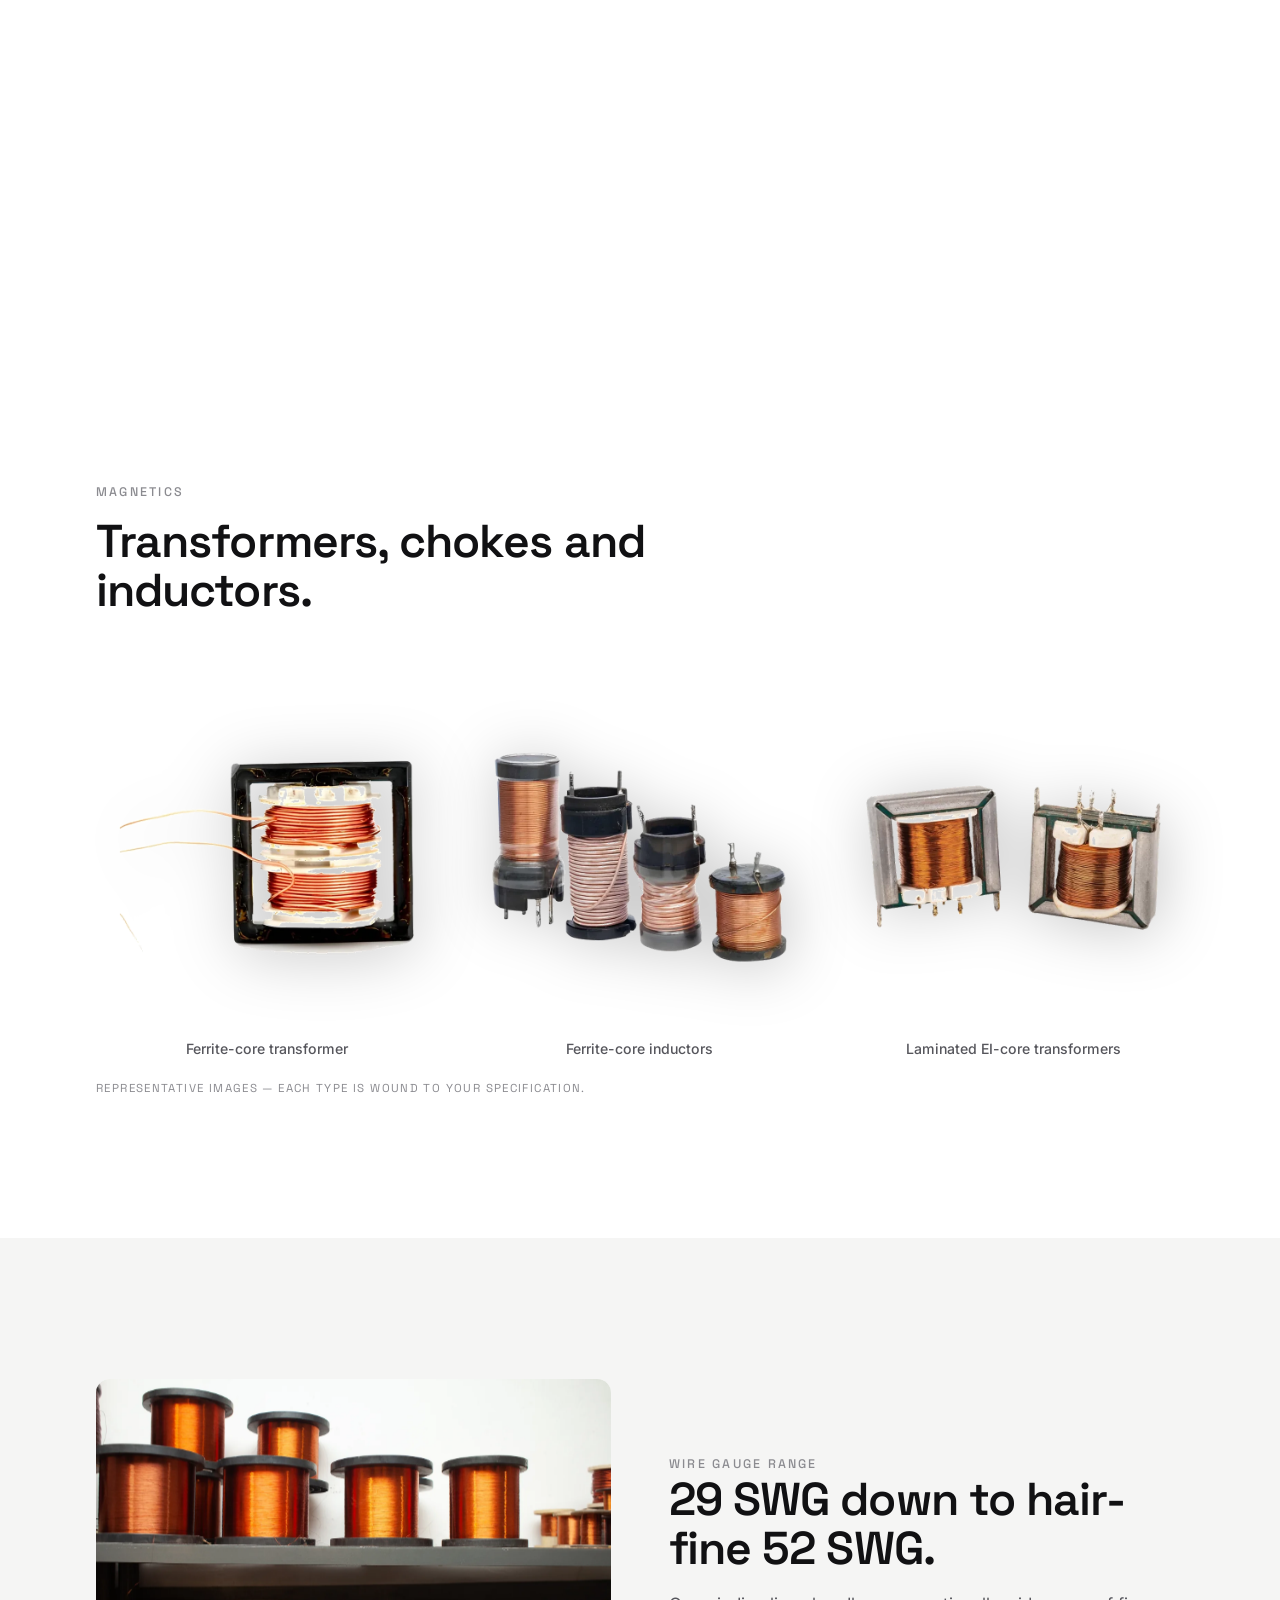
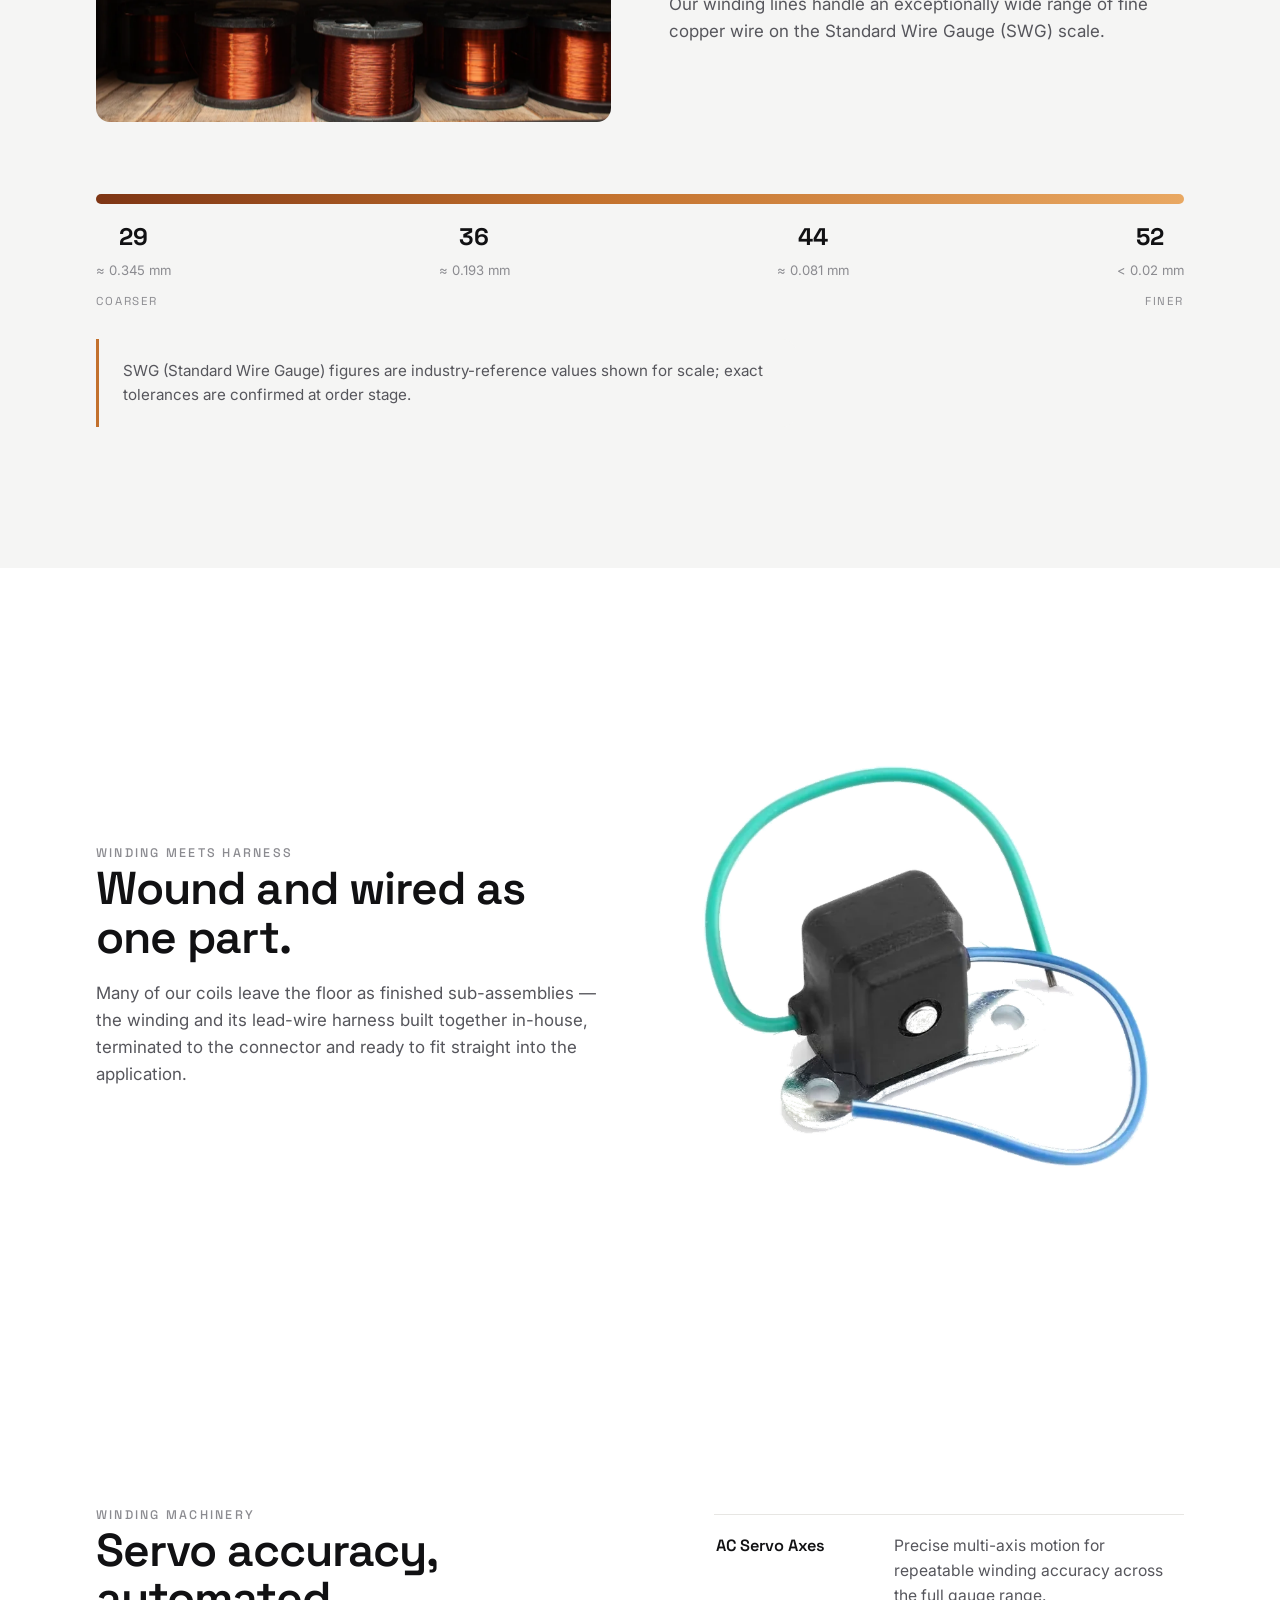
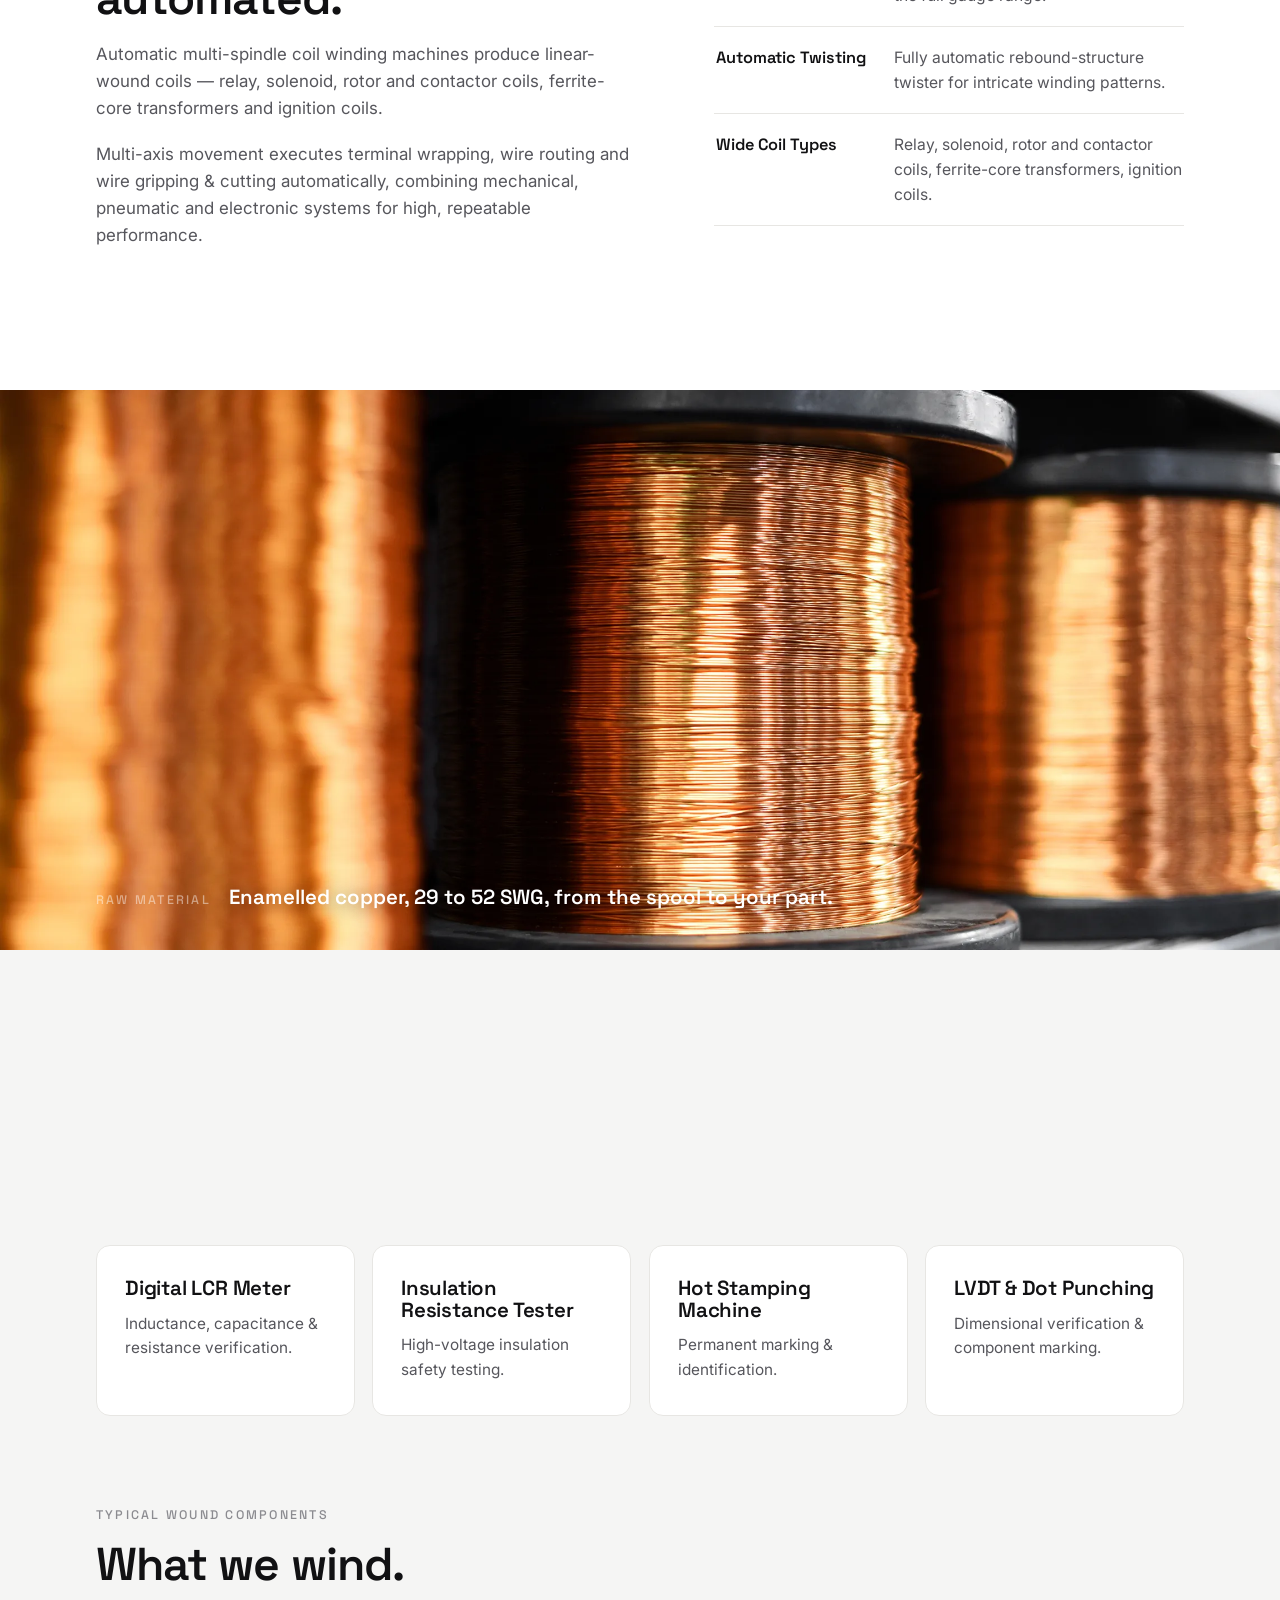
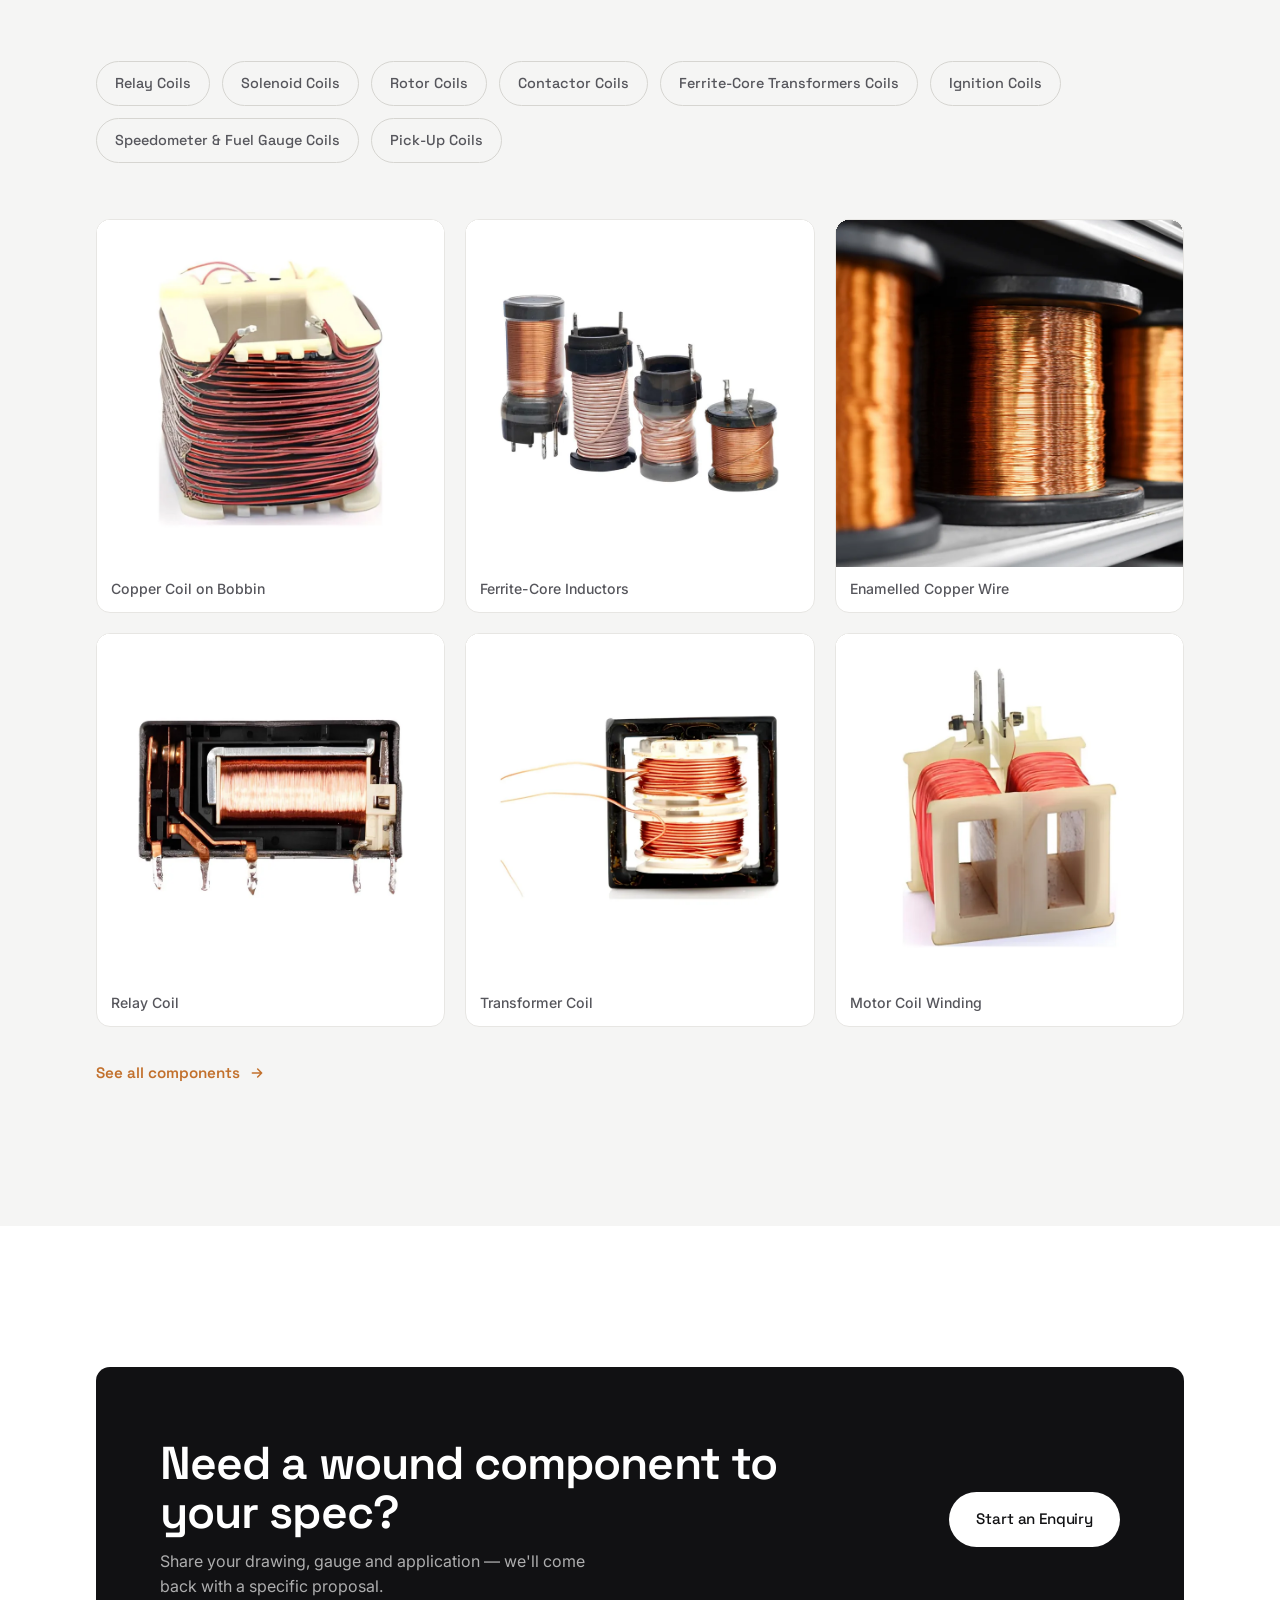
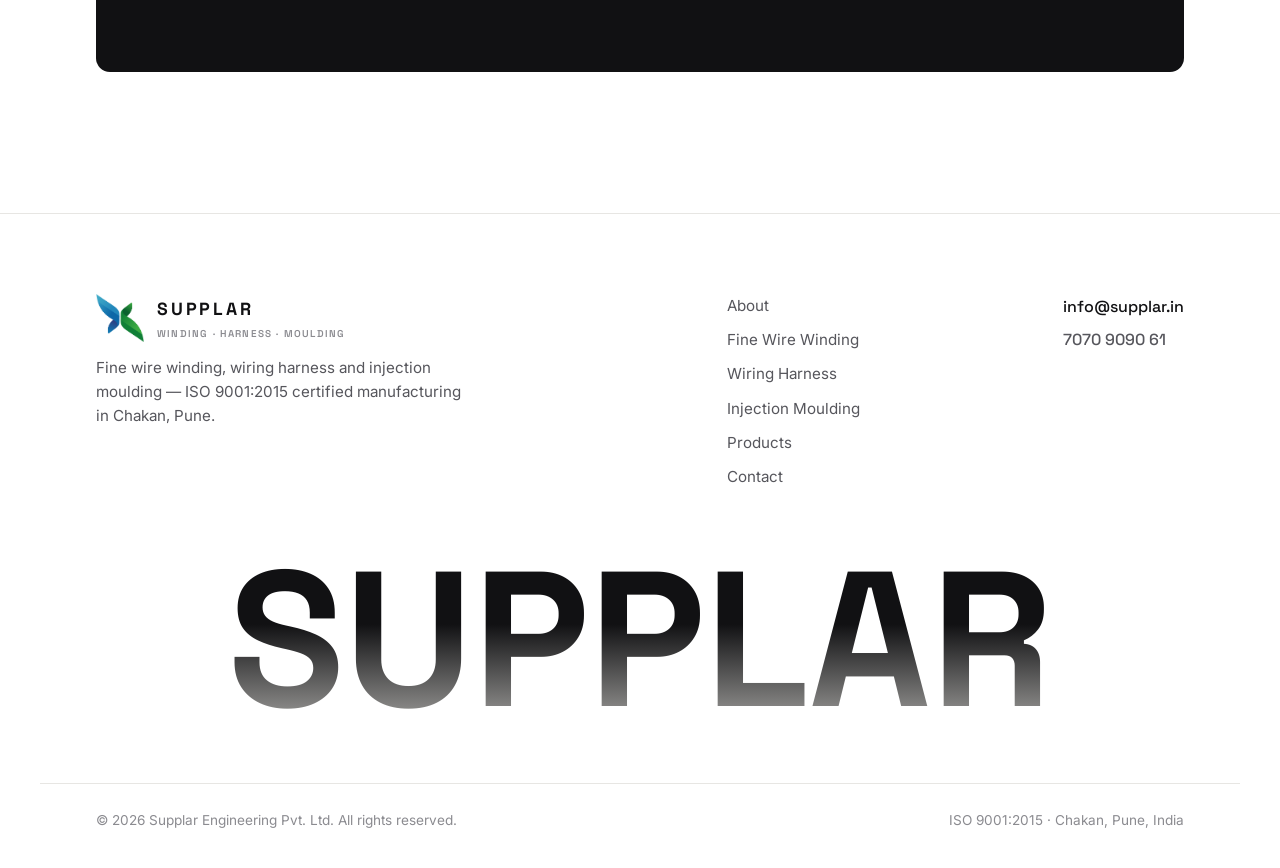
<file: winding.html>
<!doctype html>
<html lang="en">
  <head>
    <meta charset="UTF-8" />
    <meta name="viewport" content="width=device-width, initial-scale=1.0" />
    <title>Custom Coil Winding Services — Fine Wire Winding | Supplar Engineering</title>
    <meta
      name="description"
      content="Supplar's fine wire winding division: multi-spindle, AC servo-driven coil winding from 29 SWG to 52 SWG for relay, solenoid, sensor and ignition-coil applications, with in-house electrical testing."
    />
    <link rel="preconnect" href="https://fonts.googleapis.com" />
    <link rel="preconnect" href="https://fonts.gstatic.com" crossorigin />
    <link
      href="https://fonts.googleapis.com/css2?family=Inter:wght@400;500;600&family=Space+Grotesk:wght@400;500;600;700&display=swap"
      rel="stylesheet"
    />
    <link rel="icon" type="image/png" href="logo-mark.png" />
    <link rel="stylesheet" href="styles.css?v=20261121b" />
    <link rel="canonical" href="https://supplar.in/winding.html" />
    <meta property="og:type" content="website" />
    <meta property="og:site_name" content="Supplar Engineering" />
    <meta property="og:url" content="https://supplar.in/winding.html" />
    <meta property="og:image" content="https://supplar.in/images/share-winding-1200x630.jpg" />
    <meta name="twitter:card" content="summary" />
  </head>
  <body>
    <div id="page-progress" aria-hidden="true"></div>

    <header class="site-header is-scrolled" id="site-header">
      <div class="container header-row">
        <a class="brand" href="index.html" aria-label="Supplar Engineering — home">
          <img class="brand-mark" src="logo-mark.png" alt="" aria-hidden="true" width="44" height="44" />
          <span class="brand-copy"><span class="brand-name">SUPPLAR</span><span class="brand-descriptor">Winding · Harness · Moulding</span></span>
        </a>
        <nav class="site-nav" id="site-nav" aria-label="Primary">
          <a href="index.html">Home</a>
          <a href="about.html">About</a>
          <div class="has-dropdown is-current">
            <button class="dropdown-toggle" type="button" aria-expanded="false" aria-haspopup="true">Capabilities
              <svg viewBox="0 0 12 12" aria-hidden="true"><path d="M2 4.5l4 4 4-4" stroke="currentColor" stroke-width="1.6" fill="none" stroke-linecap="round" stroke-linejoin="round"/></svg>
            </button>
            <div class="dropdown">
              <a href="winding.html" class="is-current"><span><span class="dd-num">01</span> Fine Wire Winding</span><small>Precision coil winding · 29–52 SWG</small></a>
              <a href="harness.html"><span><span class="dd-num">02</span> Wiring Harness</span><small>Custom-engineered assemblies</small></a>
              <a href="moulding.html"><span><span class="dd-num">03</span> Injection Moulding</span><small>Engineered plastic components</small></a>
            </div>
          </div>
          <a href="products.html">Products</a>
          <a href="contact.html">Contact</a>
        </nav>
        <div class="header-actions">
          <a class="button button-solid button-sm" href="contact.html">Send Enquiry</a>
          <button class="menu-toggle" type="button" aria-expanded="false" aria-controls="site-nav" aria-label="Toggle menu"><span></span><span></span><span></span></button>
        </div>
      </div>
    </header>

    <main id="top">
      <!-- PAGE HERO -->
      <section class="page-hero">
        <div class="container">
          <span class="cat-num">01</span>
          <p class="eyebrow">Division 01 · Precision engineering since day one</p>
          <h1>Fine Wire Winding.</h1>
          <p class="page-lead">
            Precision coil winding is where Supplar began — and it remains the technical core of our
            business. From 29 SWG through to hair-fine 52 SWG, our multi-spindle, AC servo-driven
            machines deliver the repeatable accuracy that relay, solenoid, sensor and ignition-coil
            applications demand.
          </p>
        </div>
      </section>

      <!-- SHOWROOM · layered reveal: laminated core first, then the winding -->
      <section class="sr-seq sr-seq--light sr-seq--down" style="--n:2" aria-label="Laminated-core coil, revealed in layers">
        <div class="sr-seq__sticky">
          <div class="container sr-seq__grid">
            <div class="sr-seq__stage">
              <img class="sr-layer sr-layer--base" data-step="0" src="images/copper-coil-winding-laminated-core-cut.webp" alt="" aria-hidden="true" width="800" height="800" decoding="async" />
              <img class="sr-layer" data-step="1" src="images/copper-coil-winding-laminated-core-cut.webp" alt="Copper coil wound on a laminated steel core" width="800" height="800" decoding="async" />
            </div>
            <div class="sr-seq__copy">
              <p class="eyebrow">What we wind</p>
              <h2>Coils wound to your spec.</h2>
              <ol class="sr-seq__labels">
                <li class="sr-label" data-step="0"><b>01</b><span>Laminated steel core</span><small>Stacked laminations carry the flux.</small></li>
                <li class="sr-label" data-step="1"><b>02</b><span>Copper winding</span><small>29 SWG to hair-fine 52 SWG, wound turn by turn on AC servo-driven lines and electrically tested in-house.</small></li>
              </ol>
              <div class="sr-seq__bar" aria-hidden="true"><i></i></div>
              <a class="hx-idx" href="products.html#components" style="display:inline-block;margin-top:22px;">See wound components →</a>
            </div>
          </div>
        </div>
      </section>

      <!-- INTERACTIVE WINDING VISUAL -->
      <section class="section cat-section" id="winding" style="padding-top:0;">
        <div class="container">
          <div class="capability-bar reveal" style="margin-bottom: clamp(48px,7vw,88px);">
            <div class="cap"><strong>29 – 52 SWG</strong><span>Gauge range</span></div>
            <div class="cap"><strong>Multi-Spindle</strong><span>Automatic winding</span></div>
            <div class="cap"><strong>AC Servo</strong><span>Repeatable precision</span></div>
            <div class="cap"><strong>In-House</strong><span>Electrical testing</span></div>
          </div>

          <div class="cat-header reveal">
            <span class="cat-num">—</span>
            <div>
              <p class="eyebrow">Wound Components</p>
              <h2>What we build, live.</h2>
              <p class="cat-intro">Switch between component families — each is wound turn by turn on the same servo-driven lines.</p>
            </div>
          </div>

          <div class="visual-stage reveal">
            <svg class="vis active" id="vis-pickup" viewBox="0 0 420 420" fill="none" aria-hidden="true">
              <!-- iron core rod + pole tip -->
              <rect class="pk-core" x="72" y="192" width="248" height="34" rx="5"/>
              <rect class="pk-core" x="58" y="182" width="20" height="54" rx="4"/>
              <!-- mounting foot -->
              <rect class="pk-bracket" x="300" y="150" width="30" height="212" rx="5"/>
              <circle class="pk-hole" cx="315" cy="332" r="8"/>
              <!-- bobbin flanges + body -->
              <rect class="pk-flange" x="120" y="150" width="20" height="120" rx="5"/>
              <rect class="pk-flange" x="284" y="150" width="20" height="120" rx="5"/>
              <rect class="pk-bobbin" x="132" y="158" width="152" height="104" rx="7"/>
              <!-- copper windings (JS-built) -->
              <g class="pk-coil" id="pk-coil"></g>
              <!-- leads + 2-pin connector -->
              <path class="pk-lead" d="M154 262 v50 M186 262 v50"/>
              <rect class="pk-conn" x="140" y="312" width="60" height="34" rx="6"/>
              <circle class="pk-pin" cx="158" cy="346" r="4"/>
              <circle class="pk-pin" cx="182" cy="346" r="4"/>
            </svg>
            <svg class="vis" id="vis-relays" viewBox="0 0 420 420" fill="none" aria-hidden="true">
              <!-- L-shaped iron yoke frame -->
              <path class="pk-bracket" d="M112 72 h30 v244 h148 v28 h-178 z"/>
              <!-- iron core + top pole face -->
              <rect class="pk-core" x="196" y="74" width="30" height="240" rx="4"/>
              <rect class="pk-core" x="158" y="60" width="104" height="16" rx="4"/>
              <!-- bobbin flanges + body -->
              <rect class="pk-flange" x="150" y="100" width="120" height="18" rx="5"/>
              <rect class="pk-flange" x="150" y="252" width="120" height="18" rx="5"/>
              <rect class="pk-bobbin" x="162" y="114" width="96" height="140" rx="6"/>
              <!-- copper windings (JS-built) -->
              <g class="pk-coil" id="rl-coil"></g>
              <!-- coil terminal pins -->
              <path class="pk-lead" d="M186 270 v44 M234 270 v44"/>
              <circle class="pk-pin" cx="186" cy="320" r="5"/>
              <circle class="pk-pin" cx="234" cy="320" r="5"/>
            </svg>
            <svg class="vis" id="vis-transformers" viewBox="0 0 420 420" fill="none" aria-hidden="true">
              <defs><linearGradient id="steel" x1="0" y1="0" x2="1" y2="1"><stop stop-color="#74777a"/><stop offset=".45" stop-color="#303236"/><stop offset="1" stop-color="#111215"/></linearGradient><linearGradient id="copper3d"><stop stop-color="#7e3514"/><stop offset=".3" stop-color="#f1a15d"/><stop offset=".6" stop-color="#a74920"/><stop offset="1" stop-color="#f5b16e"/></linearGradient><filter id="machine-shadow"><feDropShadow dy="10" stdDeviation="9" flood-opacity=".2"/></filter></defs>
              <g filter="url(#machine-shadow)"><rect class="tx-foot" x="72" y="321" width="276" height="22" rx="6"/><path class="tx-core" d="M91 83h238v42H231v39h-42v-39H91z"/><path class="tx-core" d="M91 136h42v150h56v-58h42v58h56V136h42v192H91z"/><g class="tx-lams"><path d="M102 93h216M102 103h216M102 113h216"/><path d="M102 147v128M318 147v128"/></g><rect class="tx-bobbin" x="158" y="151" width="104" height="91" rx="8"/><rect class="tx-flange" x="146" y="143" width="18" height="107" rx="5"/><rect class="tx-flange" x="256" y="143" width="18" height="107" rx="5"/><g class="tx-coil" id="tx-coil"></g><path class="tx-lead" d="M165 237C143 264 132 275 112 276M255 237c22 26 34 39 53 40"/><circle class="tx-bolt" cx="111" cy="332" r="5"/><circle class="tx-bolt" cx="309" cy="332" r="5"/></g>
            </svg>
            <svg class="vis" id="vis-solenoids" viewBox="0 0 420 420" fill="none" aria-hidden="true">
              <defs><linearGradient id="sol-steel" x1="0" x2="0" y1="0" y2="1"><stop stop-color="#f0f0ed"/><stop offset=".35" stop-color="#999b9c"/><stop offset=".7" stop-color="#4a4c50"/><stop offset="1" stop-color="#c7c8c5"/></linearGradient></defs><g filter="url(#machine-shadow)"><path class="sol-bracket" d="M65 136h41v31H91v86h15v31H65z"/><rect class="sol-shell" x="97" y="139" width="226" height="142" rx="18"/><rect class="sol-bobbin" x="117" y="157" width="176" height="106" rx="8"/><rect class="sol-flange" x="106" y="148" width="22" height="124" rx="6"/><rect class="sol-flange" x="286" y="148" width="22" height="124" rx="6"/><g class="sol-coil" id="sol-coil"></g><path class="sol-lead" d="M133 262v37h-25M278 262v37h25"/></g>
            </svg>
            <svg class="vis" id="vis-pumps" viewBox="0 0 420 420" fill="none" aria-hidden="true">
              <g filter="url(#machine-shadow)"><path class="pw-motor" d="M133 64q0-19 19-19h116q19 0 19 19v96H133z"/><path class="pw-cap" d="M148 45q62-26 124 0z"/><g class="pw-fins"><path d="M151 61v82M171 55v88M191 52v91M229 52v91M249 55v88M269 61v82"/></g><g class="pw-coil" id="pw-coil"></g><rect class="pw-neck" x="183" y="153" width="54" height="42" rx="8"/><path class="pw-volute" d="M214 179c-63 0-114 49-114 110 0 48 35 86 81 96 40 9 88-8 110-44 14-23 18-49 12-72l55-2v-52h-82c-18-23-38-36-62-36z"/><circle class="pw-chamber" cx="210" cy="286" r="71"/><g class="pw-imp" id="pw-imp"></g><circle class="pw-hub-ring" cx="210" cy="286" r="17"/><path class="pw-base" d="M139 380h143l17 18H121z"/></g>
            </svg>
          </div>

          <ul class="chip-row reveal" id="winding-chips">
            <li class="active" data-vis="vis-pickup" role="button" tabindex="0">Pick-up coils</li>
            <li data-vis="vis-relays" role="button" tabindex="0">Relay coils</li>
            <li data-vis="vis-solenoids" role="button" tabindex="0">Solenoid coils</li>
            <li data-vis="vis-transformers" role="button" tabindex="0">Transformer coils</li>
            <li data-vis="vis-pumps" role="button" tabindex="0">Pump windings</li>
          </ul>
        </div>
      </section>

      <!-- GAUGE RANGE -->
      <!-- SHOWROOM · relay cutaway sequence: sealed → open → the coil itself -->
      <section class="sr-seq sr-seq--light sr-seq--zoom" style="--n:3" aria-label="Relay coil, from sealed relay to the wound coil">
        <div class="sr-seq__sticky">
          <div class="container sr-seq__grid sr-seq__grid--rev">
            <div class="sr-seq__stage">
              <figure class="sr-card" data-step="0" style="--i:0"><div class="sr-card__frame"><img class="sr-layer" data-step="0" src="images/sealed-relay-copper-coil-1600.webp" alt="Sealed relay with its copper coil visible through the cover" width="1600" height="1000" loading="lazy" decoding="async" /></div></figure>
              <figure class="sr-card" data-step="1" style="--i:1"><div class="sr-card__frame"><img class="sr-layer" data-step="1" src="images/automotive-relay-coil-open-cut.webp" alt="Automotive relay opened to show coil and armature" width="800" height="800" loading="lazy" decoding="async" /></div></figure>
              <figure class="sr-card" data-step="2" style="--i:2"><div class="sr-card__frame"><img class="sr-layer" data-step="2" src="images/relay-coil-inside-relay-cut.webp" alt="The wound copper coil inside a relay" width="800" height="800" loading="lazy" decoding="async" /></div></figure>
            </div>
            <div class="sr-seq__copy">
              <p class="eyebrow">Inside the relay</p>
              <h2>Where our coil does its work.</h2>
              <ol class="sr-seq__labels">
                <li class="sr-label" data-step="0"><b>01</b><span>Sealed relay</span><small>The finished part your line receives.</small></li>
                <li class="sr-label" data-step="1"><b>02</b><span>Open: coil and armature</span><small>Cover off — the coil sits beneath the armature and contact set.</small></li>
                <li class="sr-label" data-step="2"><b>03</b><span>The wound coil</span><small>Fine enamelled copper on a bobbin, wound and verified by Supplar.</small></li>
              </ol>
              <div class="sr-seq__bar" aria-hidden="true"><i></i></div>
            </div>
          </div>
        </div>
      </section>

      <!-- SHOWROOM · product collection: staggered entrance, group tilt -->
      <section class="section" aria-label="Transformer and inductor coils">
        <div class="container">
          <div class="section-heading reveal">
            <p class="eyebrow">Magnetics</p>
            <h2>Transformers, chokes and inductors.</h2>
          </div>
          <div class="sr-set sr-tilt">
            <figure class="sr-set__item reveal" style="--rd:0s"><img src="images/transformer-coil-ferrite-core-cut.webp" alt="Ferrite-core transformer coil" width="800" height="800" loading="lazy" decoding="async" /><figcaption>Ferrite-core transformer</figcaption></figure>
            <figure class="sr-set__item reveal" style="--rd:.12s"><img src="images/ferrite-core-inductors-cut.webp" alt="Ferrite-core inductors" width="800" height="800" loading="lazy" decoding="async" /><figcaption>Ferrite-core inductors</figcaption></figure>
            <figure class="sr-set__item reveal" style="--rd:.24s"><img src="images/laminated-transformer-cut.webp" alt="Laminated EI-core transformers" width="800" height="800" loading="lazy" decoding="async" /><figcaption>Laminated EI-core transformers</figcaption></figure>
          </div>
          <p class="sr-note">Representative images — each type is wound to your specification.</p>
        </div>
      </section>

      <section class="section section-soft">
        <div class="container media-split reveal">
          <figure class="ms-media ms-media--drift">
            <img src="images/copper-wire-spools-rack-1600.webp" alt="Racks of enamelled copper wire spools across a range of gauges" width="1600" height="1067" loading="lazy" />
          </figure>
          <div class="ms-body">
            <p class="eyebrow">Wire Gauge Range</p>
            <h2>29 SWG down to hair-fine 52 SWG.</h2>
            <div class="prose" style="margin-top:18px;">
              <p>Our winding lines handle an exceptionally wide range of fine copper wire on the Standard Wire Gauge (SWG) scale.</p>
            </div>
          </div>
        </div>
        <div class="container" style="margin-top: clamp(40px,6vw,72px);">
          <div class="gauge reveal">
            <div class="gauge-bar"></div>
            <div class="gauge-marks">
              <div class="gauge-mark"><b>29</b><span>≈ 0.345 mm</span></div>
              <div class="gauge-mark"><b>36</b><span>≈ 0.193 mm</span></div>
              <div class="gauge-mark"><b>44</b><span>≈ 0.081 mm</span></div>
              <div class="gauge-mark"><b>52</b><span>&lt; 0.02 mm</span></div>
            </div>
            <div class="gauge-ends"><span>Coarser</span><span>Finer</span></div>
          </div>
          <div class="note-callout reveal">
            SWG (Standard Wire Gauge) figures are industry-reference values shown for scale; exact tolerances are confirmed at order stage.
          </div>
        </div>
      </section>

      <!-- WINDING + HARNESS FEATURE -->
      <section class="section">
        <div class="container media-split reverse reveal">
          <figure class="ms-media">
            <img src="images/pickup-coil-hero-cut.webp" alt="Wound coil finished with mounting bracket and lead-wire harness" width="800" height="800" loading="lazy" style="filter:drop-shadow(0 22px 30px rgba(17,17,19,0.2));" />
          </figure>
          <div class="ms-body">
            <p class="eyebrow">Winding Meets Harness</p>
            <h2>Wound and wired as one part.</h2>
            <div class="prose" style="margin-top:18px;">
              <p>Many of our coils leave the floor as finished sub-assemblies — the winding and its lead-wire harness built together in-house, terminated to the connector and ready to fit straight into the application.</p>
            </div>
          </div>
        </div>
      </section>

      <!-- MACHINERY -->
      <section class="section">
        <div class="container split-grid">
          <div class="reveal">
            <p class="eyebrow">Winding Machinery</p>
            <h2>Servo accuracy, automated.</h2>
            <div class="prose" style="margin-top:18px;">
              <p>Automatic multi-spindle coil winding machines produce linear-wound coils — relay, solenoid, rotor and contactor coils, ferrite-core transformers and ignition coils.</p>
              <p>Multi-axis movement executes terminal wrapping, wire routing and wire gripping &amp; cutting automatically, combining mechanical, pneumatic and electronic systems for high, repeatable performance.</p>
            </div>
          </div>
          <ul class="spec-list reveal">
            <li><b>AC Servo Axes</b><span>Precise multi-axis motion for repeatable winding accuracy across the full gauge range.</span></li>
            <li><b>Automatic Twisting</b><span>Fully automatic rebound-structure twister for intricate winding patterns.</span></li>
            <li><b>Wide Coil Types</b><span>Relay, solenoid, rotor and contactor coils, ferrite-core transformers, ignition coils.</span></li>
          </ul>
        </div>
      </section>

      <!-- TESTING + COMPONENTS -->
      <!-- SHOWROOM · wide copper macro, slow horizontal camera move locked to scroll -->
      <section class="sr-band" aria-label="Enamelled copper wire">
        <figure class="sr-pan"><img src="images/enamelled-copper-wire-spools-banner-2400.webp" alt="Enamelled copper wire spools, close up" width="2400" height="1000" loading="lazy" decoding="async" /></figure>
        <div class="container sr-band__cap"><span class="eyebrow">Raw material</span><p>Enamelled copper, 29 to 52 SWG, from the spool to your part.</p></div>
      </section>

      <section class="section section-soft">
        <div class="container">
          <div class="section-heading reveal">
            <p class="eyebrow">Testing Instruments</p>
            <h2>Verified before it ships.</h2>
          </div>
          <div class="card-grid reveal">
            <div class="card"><h3>Digital LCR Meter</h3><p>Inductance, capacitance &amp; resistance verification.</p></div>
            <div class="card"><h3>Insulation Resistance Tester</h3><p>High-voltage insulation safety testing.</p></div>
            <div class="card"><h3>Hot Stamping Machine</h3><p>Permanent marking &amp; identification.</p></div>
            <div class="card"><h3>LVDT &amp; Dot Punching</h3><p>Dimensional verification &amp; component marking.</p></div>
          </div>

          <div class="section-heading reveal" style="margin-top: clamp(56px,8vw,90px);">
            <p class="eyebrow">Typical Wound Components</p>
            <h2>What we wind.</h2>
          </div>
          <ul class="industry-tags reveal">
            <li>Relay Coils</li>
            <li>Solenoid Coils</li>
            <li>Rotor Coils</li>
            <li>Contactor Coils</li>
            <li>Ferrite-Core Transformers Coils</li>
            <li>Ignition Coils</li>
            <li>Speedometer &amp; Fuel Gauge Coils</li>
            <li>Pick-Up Coils</li>
          </ul>

          <div class="wind-gallery wg-strip reveal">
            <figure class="wg-item"><img src="images/copper-coil-on-bobbin-800sq.webp" alt="Copper coil on bobbin" width="800" height="800" loading="lazy" /><figcaption>Copper Coil on Bobbin</figcaption></figure>
            <figure class="wg-item"><img src="images/ferrite-core-inductors-800sq.webp" alt="Ferrite-core inductor coils" width="800" height="800" loading="lazy" /><figcaption>Ferrite-Core Inductors</figcaption></figure>
            <figure class="wg-item"><img src="images/enamelled-copper-wire-spools-800sq.webp" alt="Enamelled copper wire spools" width="800" height="800" loading="lazy" /><figcaption>Enamelled Copper Wire</figcaption></figure>
            <figure class="wg-item"><img src="images/relay-coil-inside-relay-800sq.webp" alt="Relay coil" width="800" height="800" loading="lazy" /><figcaption>Relay Coil</figcaption></figure>
            <figure class="wg-item"><img src="images/transformer-coil-ferrite-core-800sq.webp" alt="Ferrite-core transformer coil" width="800" height="800" loading="lazy" /><figcaption>Transformer Coil</figcaption></figure>
            <figure class="wg-item"><img src="images/motor-coil-winding-800sq.webp" alt="Motor coil winding" width="800" height="800" loading="lazy" /><figcaption>Motor Coil Winding</figcaption></figure>
          </div>
          <a class="wg-all reveal" href="products.html#components">See all components
            <svg viewBox="0 0 24 24" fill="none" stroke="currentColor" stroke-width="2.2" stroke-linecap="round" stroke-linejoin="round"><path d="M5 12h14M13 6l6 6-6 6"/></svg>
          </a>
        </div>
      </section>

      <!-- CTA -->
      <section class="section">
        <div class="container">
          <div class="cta-band reveal">
            <div>
              <h2>Need a wound component to your spec?</h2>
              <p>Share your drawing, gauge and application — we'll come back with a specific proposal.</p>
            </div>
            <a class="button button-solid" href="contact.html">Start an Enquiry</a>
          </div>
        </div>
      </section>
    </main>

    <footer class="site-footer">
      <div class="container footer-row">
        <div class="footer-brand">
          <div class="footer-lockup"><img src="logo-mark.png" alt="" width="58" height="58"/><span><span class="brand-name" data-company>SUPPLAR</span><small>Winding · Harness · Moulding</small></span></div>
          <p>Fine wire winding, wiring harness and injection moulding — ISO 9001:2015 certified manufacturing in Chakan, Pune.</p>
        </div>
        <nav class="footer-nav" aria-label="Footer">
          <a href="about.html">About</a>
          <a href="winding.html">Fine Wire Winding</a>
          <a href="harness.html">Wiring Harness</a>
          <a href="moulding.html">Injection Moulding</a>
          <a href="products.html">Products</a>
          <a href="contact.html">Contact</a>
        </nav>
        <div class="footer-contact">
          <a class="footer-email" data-email-link href="mailto:info@supplar.in">info@supplar.in</a>
          <a class="footer-phone" data-phone-link href="tel:+917070909061">7070 9090 61</a>
        </div>
      </div>
      <div class="container footer-wordmark" aria-hidden="true"><span>SUPPLAR</span></div>
      <div class="container footer-base">
        <span>© <span id="year"></span> Supplar Engineering Pvt. Ltd. All rights reserved.</span>
        <span>ISO 9001:2015 · Chakan, Pune, India</span>
      </div>
    </footer>

    <script src="script.js?v=20261121b"></script>
  </body>
</html>
</file>
<file: styles.css>
/* ============================================================================
   SUPPLAR — charcoal + white minimal
   ========================================================================= */

/* ─── DESIGN TOKENS ───────────────────────────────────────────────────────── */
:root {
  --bg:          #ffffff;
  --bg-soft:     #f5f5f4;   /* warm-neutral panel */
  --bg-stage:    #ffffff;   /* bike showcase canvas backdrop — pure white studio */
  --line:        #e7e6e3;
  --line-strong: #d6d5d1;

  --ink:         #111113;   /* near-black text */
  --ink-soft:    #56565c;   /* muted body */
  --ink-faint:   #8b8b90;   /* labels, meta */

  --accent:      #111113;   /* charcoal = the only "accent" */
  --accent-2:    #2b2b2e;

  --maxw: 1200px;
  --pad:  clamp(20px, 5vw, 56px);
  --radius: 14px;

  --font-display: "Space Grotesk", system-ui, sans-serif;
  --font-body:    "Inter", system-ui, -apple-system, sans-serif;

  --ease: cubic-bezier(0.22, 1, 0.36, 1);        /* entrances, UI under 600ms */
  --ease-expo: cubic-bezier(0.16, 1, 0.3, 1);    /* reveals 800ms+, openings */
  --ease-in-out: cubic-bezier(0.76, 0, 0.24, 1); /* wipes, shutters */
  --ease-soft: cubic-bezier(0.33, 1, 0.68, 1);   /* slow scale and drift on photographs */
}

/* ─── RESET ───────────────────────────────────────────────────────────────── */
*, *::before, *::after { box-sizing: border-box; }
* { margin: 0; }

html { scroll-behavior: smooth; -webkit-text-size-adjust: 100%; }

body {
  font-family: var(--font-body);
  background: var(--bg);
  color: var(--ink);
  line-height: 1.6;
  font-size: 16px;
  -webkit-font-smoothing: antialiased;
  text-rendering: optimizeLegibility;
  overflow-x: hidden;
}

img, canvas, svg, video { display: block; max-width: 100%; }
a { color: inherit; text-decoration: none; }
ul, ol { list-style: none; padding: 0; }
button { font: inherit; cursor: pointer; border: none; background: none; color: inherit; }
input, select, textarea { font: inherit; color: inherit; }

::selection { background: var(--ink); color: #fff; }

/* ─── TYPOGRAPHY ──────────────────────────────────────────────────────────── */
h1, h2, h3 {
  font-family: var(--font-display);
  font-weight: 600;
  line-height: 1.06;
  letter-spacing: -0.02em;
  color: var(--ink);
}

h1 { font-size: clamp(2.6rem, 6.5vw, 5.2rem); font-weight: 700; }
h2 { font-size: clamp(1.8rem, 3.6vw, 3rem); }
h3 { font-size: clamp(1.05rem, 1.6vw, 1.3rem); letter-spacing: -0.01em; }

.eyebrow {
  font-family: var(--font-display);
  font-size: 0.78rem;
  font-weight: 500;
  letter-spacing: 0.18em;
  text-transform: uppercase;
  color: var(--ink-faint);
}

/* ─── LAYOUT ──────────────────────────────────────────────────────────────── */
.container { width: 100%; max-width: var(--maxw); margin-inline: auto; padding-inline: var(--pad); }

.section { padding-block: clamp(72px, 11vw, 150px); }
.section-soft { background: var(--bg-soft); }

.section-heading { max-width: 720px; margin-bottom: clamp(40px, 6vw, 72px); }
.section-heading h2 { margin-top: 14px; }
.section-sub { margin-top: 18px; color: var(--ink-soft); font-size: 1.06rem; max-width: 56ch; }

/* ─── BUTTONS ─────────────────────────────────────────────────────────────── */
.button {
  display: inline-flex;
  align-items: center;
  gap: 10px;
  font-family: var(--font-display);
  font-weight: 500;
  font-size: 0.95rem;
  letter-spacing: -0.01em;
  padding: 14px 26px;
  border-radius: 100px;
  border: 1px solid transparent;
  transition: transform 0.25s var(--ease), background 0.25s var(--ease),
              color 0.25s var(--ease), border-color 0.25s var(--ease);
  white-space: nowrap;
}
.button-solid { background: var(--ink); color: #fff; }
.button-solid:hover { background: #2c2c30; transform: translateY(-2px);
  animation: btn-pulse 1.2s ease-out infinite; }
@keyframes btn-pulse {
  from { box-shadow: 0 0 0 0 rgba(194, 112, 44, 0.4); }
  to   { box-shadow: 0 0 0 14px rgba(194, 112, 44, 0); }
}
.button-ghost { border-color: var(--line-strong); color: var(--ink); }
.button-ghost:hover { background: var(--ink); color: #fff; border-color: var(--ink); }
.button-sm { padding: 10px 20px; font-size: 0.88rem; }
.button-block { width: 100%; justify-content: center; padding-block: 16px; }

/* ─── PAGE PROGRESS BAR ───────────────────────────────────────────────────── */
#page-progress {
  position: fixed; top: 0; left: 0; height: 2px; width: 0;
  background: linear-gradient(90deg, var(--copper), #e08a3c);
  box-shadow: 0 0 8px rgba(194, 112, 44, 0.45);
  z-index: 200; transition: width 0.1s linear;
}

/* ─── HEADER ──────────────────────────────────────────────────────────────── */
.site-header {
  position: fixed; inset: 0 0 auto 0; z-index: 100;
  transition: background 0.35s var(--ease), border-color 0.35s var(--ease),
              backdrop-filter 0.35s var(--ease);
  border-bottom: 1px solid transparent;
}
.site-header.is-scrolled {
  background: rgba(255, 255, 255, 0.82);
  backdrop-filter: saturate(180%) blur(14px);
  border-bottom-color: var(--line);
}
/* symmetric 3-column header: logo left · nav dead-centre · actions right —
   so the nav is truly centred regardless of logo/button widths */
.header-row { display: grid; grid-template-columns: 1fr auto 1fr; align-items: center; height: 72px; }
.header-row > .brand { justify-self: start; grid-column: 1; }
.header-row > .site-nav { grid-column: 2; }
.header-row > .header-actions { justify-self: end; grid-column: 3; }

.brand { display: inline-flex; align-items: center; gap: 11px; }
.brand-mark {
  width: 44px; height: 44px;
  object-fit: contain;
  display: block;
  background: none; border: 0; border-radius: 0;
}
.brand-name {
  font-family: var(--font-display); font-weight: 700;
  letter-spacing: 0.16em; font-size: 1.02rem;
}
.brand-copy { display: flex; flex-direction: column; gap: 2px; }
.brand-descriptor { font-family: var(--font-display); font-size: .55rem; font-weight: 600;
  letter-spacing: .13em; text-transform: uppercase; color: var(--ink-faint); white-space: nowrap; }

.site-nav { display: flex; gap: 30px; align-items: center; }
.site-nav a, .dropdown-toggle { line-height: 1; }
.site-nav a {
  font-size: 0.92rem; color: var(--ink-soft); font-weight: 500;
  position: relative; transition: color 0.2s var(--ease);
}
.site-nav a::after {
  content: ""; position: absolute; left: 0; bottom: -5px; height: 1.5px; width: 0;
  background: var(--copper); transition: width 0.28s var(--ease);
}
.site-nav a:hover { color: var(--ink); }
.site-nav a:hover::after { width: 100%; }

.header-actions { display: flex; align-items: center; gap: 16px; }

.menu-toggle { display: none; width: 40px; height: 40px; flex-direction: column;
  justify-content: center; gap: 5px; align-items: center; }
.menu-toggle span { display: block; width: 20px; height: 1.6px; background: var(--ink);
  transition: transform 0.3s var(--ease), opacity 0.3s var(--ease); }

/* ============================================================================
   PINNED BIKE SHOWCASE
   ========================================================================= */
.showcase { position: relative; height: 500vh; background: var(--bg-stage); }
:root { --copper: #c2702c; }   /* current / copper accent */

/* ── one copper wire routed down the page ────────────────────────────────── */
main { position: relative; }
.wirepath { position: absolute; z-index: 5; pointer-events: none; width: 2px;
  left: max(18px, calc((100vw - var(--maxw)) / 2 - 44px)); top: 0; }
.wp-track, .wp-fill { position: absolute; left: 0; top: 0; width: 2px; }
.wp-track { background: var(--line); height: 100%; }
.wp-fill { background: linear-gradient(180deg, var(--copper), #e08a3c); height: 0;
  box-shadow: 0 0 8px rgba(194, 112, 44, 0.4); }
.wp-dot { position: absolute; left: 1px; top: 0; width: 10px; height: 10px;
  margin: -5px 0 0 -5px; border-radius: 50%; background: var(--copper);
  box-shadow: 0 0 12px 2px rgba(194, 112, 44, 0.55); }
.wp-node { position: absolute; left: 1px; width: 28px; height: 2px; }
.wp-node::before { content: ""; position: absolute; inset: 0;
  background: var(--line); transition: background 0.35s var(--ease); }
.wp-node::after { content: ""; position: absolute; right: -5px; top: -4px;
  width: 10px; height: 10px; border-radius: 50%; background: var(--bg);
  border: 2px solid var(--line-strong);
  transition: border-color 0.35s var(--ease), background 0.35s var(--ease); }
.wp-node.lit::before { background: var(--copper); }
.wp-node.lit::after { border-color: var(--copper); background: var(--copper); }
@media (max-width: 960px) { .wirepath { display: none; } }

/* ── section visuals: shared stage + chips ───────────────────────────────── */
.visual-stage { display: grid; place-items: center; margin-top: 8px; }
.chip-row { display: flex; flex-wrap: wrap; gap: 12px; justify-content: center;
  margin-top: 40px; }
.chip-row li { font-family: var(--font-display); font-size: 0.9rem; font-weight: 500;
  letter-spacing: 0.04em; color: var(--ink-soft); padding: 11px 24px;
  border: 1px solid var(--line-strong); border-radius: 100px;
  transition: border-color 0.25s var(--ease), color 0.25s var(--ease),
              transform 0.25s var(--ease); }
.chip-row li:hover { border-color: var(--copper); color: var(--ink);
  transform: translateY(-2px); }

/* ── winding visuals: chips switch between product drawings ──────────────── */
.vis { display: none; width: min(400px, 76vw); }
.vis.active { display: block; animation: vis-in 0.45s var(--ease); }
@keyframes vis-in { from { opacity: 0; transform: scale(0.97); } }
.chip-row li[data-vis] { cursor: pointer; }
.chip-row li.active { background: var(--ink); border-color: var(--ink); color: #fff; }
.chip-row li.active:hover { border-color: var(--ink); color: #fff; }

/* transformer */
.tx-core { fill: url(#steel); stroke: #111216; stroke-width: 3; stroke-linejoin: round; }
.tx-foot { fill: #25272a; stroke: #0e0f11; stroke-width: 3; }
.tx-lams path { stroke: rgba(255,255,255,.22); stroke-width: 2; }
.tx-bobbin { fill: #17181b; stroke: #050506; stroke-width: 3; }
.tx-flange { fill: #34363a; stroke: #090a0b; stroke-width: 2; }
.tx-coil { animation: st-pulse 2.2s ease-in-out infinite; }
.tx-coil path { stroke: url(#copper3d); stroke-width: 7; stroke-linecap: round; }
.tx-lead { stroke: #b85b2d; stroke-width: 6; stroke-linecap: round; }
.tx-bolt { fill: #bfc1c0; stroke: #292a2d; stroke-width: 2; }

/* solenoid */
#vis-solenoids > g,
#vis-pumps > g { filter: none !important; }
.sol-bracket { fill: #303236; stroke: #111214; stroke-width: 4; }
.sol-shell { fill: #33353a; stroke: #121316; stroke-width: 4; }
.sol-bobbin { fill: #191a1d; }
.sol-flange { fill: #4b4d51; stroke: #18191c; stroke-width: 3; }
.sol-coil path { stroke: #d9783f; stroke-width: 7; stroke-linecap: round; }
.sol-coil { opacity: 0.85; animation: st-pulse 2.4s ease-in-out infinite; }
.sol-guide { fill: #1f2023; stroke: #090a0b; stroke-width: 3; }
.sol-moving { animation: sol-slide 2.6s cubic-bezier(.45,.05,.55,.95) infinite alternate; }
.sol-plunger { fill: url(#sol-steel); stroke: #282a2d; stroke-width: 3; }
.sol-end { fill: #3a3c40; stroke: #151619; stroke-width: 4; }
.sol-lead { stroke: #a74c24; stroke-width: 5; stroke-linecap: round; }
@keyframes sol-slide { to { transform: translateX(-58px); } }

/* pump */
.pw-motor { fill: #37393d; stroke: #151619; stroke-width: 4; }
.pw-cap { fill: #222428; stroke: #111214; stroke-width: 4; }
.pw-fins path { stroke: #696c70; stroke-width: 5; }
.pw-neck { fill: #292b2e; stroke: #111214; stroke-width: 4; }
.pw-volute { fill: #3a3c40; stroke: #141518; stroke-width: 5; }
.pw-chamber { fill: #d8d8d3; stroke: #1c1d20; stroke-width: 8; }
.pw-coil path { stroke: #d9783f; stroke-width: 5; stroke-linecap: round; }
.pw-coil { animation: st-pulse 2.2s ease-in-out infinite; }
.pw-imp { transform-box: fill-box; transform-origin: center;
  animation: st-rot 3.4s linear infinite; }
.pw-imp path { fill: #c56530; stroke: #713417; stroke-width: 2; }
.pw-imp circle { fill: #26262a; }
.pw-hub-ring { fill: none; stroke: #202225; stroke-width: 6; }
.pw-base { fill: #27292c; stroke: #111214; stroke-width: 3; }
@media (prefers-reduced-motion: reduce) {
  .sol-moving, .pw-imp { animation: none; }
}

/* pick-up / pulsar coil */
.pk-core { fill: #8f9194; stroke: #1a1b1e; stroke-width: 3; }
.pk-bracket { fill: #303236; stroke: #111214; stroke-width: 3; }
.pk-hole { fill: var(--bg-stage); stroke: #111214; stroke-width: 3; }
.pk-flange { fill: #4b4d51; stroke: #18191c; stroke-width: 3; }
.pk-bobbin { fill: #191a1d; }
.pk-coil path { stroke: #d9783f; stroke-width: 6; stroke-linecap: round; fill: none; }
.pk-coil { opacity: 0.85; animation: st-pulse 2.3s ease-in-out infinite; }
.pk-lead { stroke: #a74c24; stroke-width: 5; stroke-linecap: round; fill: none; }
.pk-conn { fill: #1f2023; stroke: #090a0b; stroke-width: 3; }
.pk-pin { fill: var(--copper); }
.st-yoke { stroke: #1c1c1f; stroke-width: 20; }
.st-tooth { fill: #26262a; }
.st-coil line { stroke: var(--copper); stroke-width: 5.5; stroke-linecap: round; }
.st-coil { opacity: 0.8; animation: st-pulse 2.2s ease-in-out infinite; }
@keyframes st-pulse {
  0%, 100% { opacity: 0.8; filter: none; }
  50% { opacity: 1; filter: drop-shadow(0 0 7px rgba(226, 132, 60, 0.9)); }
}
.st-rotor { transform-box: fill-box; transform-origin: center;
  animation: st-rot 16s linear infinite; }
@keyframes st-rot { to { transform: rotate(360deg); } }
.st-rotor-body { fill: #ececea; stroke: #1c1c1f; stroke-width: 7; }
.st-hole { fill: #d2d1cd; }
.st-shaft { fill: #1c1c1f; }
.st-key { fill: #1c1c1f; }
@media (prefers-reduced-motion: reduce) { .st-rotor { animation: none; } }

/* ── ambient harness (harness section) ───────────────────────────────────── */
.amb-svg { width: min(880px, 100%); }
.amb-wire { stroke: var(--ink); stroke-width: 4; stroke-linecap: round; fill: none; }
.amb-wire.t { stroke-width: 5; }
.amb-flow { stroke: var(--copper); stroke-linecap: round; fill: none; opacity: 0.9;
  stroke-dasharray: 2 17; animation: hx-dashflow 1.05s linear infinite;
  filter: drop-shadow(0 0 5px rgba(194, 112, 44, 0.6)); }
.amb-flow.t { stroke-width: 5; } .amb-flow.b { stroke-width: 4; }
.amb-node rect { fill: #fff; stroke: var(--ink); stroke-width: 2; }
.amb-led { fill: var(--copper); animation: amb-blink 2.5s ease-in-out infinite; }
.harness-part { fill: #f7f7f5; stroke: #25262a; stroke-width: 4; }
.harness-dark { fill: #292b2f; stroke: #111214; stroke-width: 4; }
.harness-pin { fill: #d9783f; stroke: #743719; stroke-width: 2; }
.harness-label { fill: #77787b; font: 600 14px var(--font-display); letter-spacing: .1em; text-anchor: middle; }
.harness-signal { fill: none; stroke: var(--copper); stroke-width: 6; stroke-linecap: round; stroke-dasharray: 2 15; animation: hx-dashflow 1.15s linear infinite; }
.harness-check { fill: none; stroke: #42a36b; stroke-width: 7; stroke-linecap: round; stroke-linejoin: round; animation: st-pulse 1.6s ease-in-out infinite; }
#harness-chips li { cursor: pointer; }
@keyframes amb-blink {
  0%, 20%, 100% { opacity: 0.15; }
  10% { opacity: 1; }
}

/* ── testing (dark interlude) ────────────────────────────────────────────── */
.lab-section { background: #0b0b0d; }
.lab-inner { text-align: center; }
.lab-eyebrow { color: #7a7a82; }
.lab-title { font-family: var(--font-display); font-weight: 600; color: #fff;
  font-size: clamp(1.8rem, 4vw, 2.9rem); letter-spacing: -0.01em; margin-top: 14px; }
.lab-wire-wrap { margin-top: 44px; }
.lab-wire { width: min(100%, 900px); display: block; margin: 0 auto; }
.lw-track { stroke: #26262b; stroke-width: 4; stroke-linecap: round; }
.lw-flow { stroke: var(--copper); stroke-width: 4; stroke-linecap: round;
  stroke-dasharray: 3 22; animation: lw-dash 1.05s linear infinite;
  filter: drop-shadow(0 0 8px rgba(226, 132, 60, 0.8)); }
@keyframes lw-dash { to { stroke-dashoffset: -50; } }
.lw-tick { opacity: 0; transition: opacity 0.5s var(--ease) 0.55s; }
.lab-wire-wrap.is-visible .lw-tick { opacity: 1; }
.lw-tick circle { fill: var(--copper); }
.lw-tick path { fill: none; stroke: #0b0b0d; stroke-width: 3.2;
  stroke-linecap: round; stroke-linejoin: round; }

/* ── process line ────────────────────────────────────────────────────────── */
.pline-wrap { overflow-x: auto; }
.pline { width: 100%; min-width: 680px; }
.pl-track { stroke: var(--line-strong); stroke-width: 3; stroke-linecap: round; }
.pl-flow { stroke: var(--copper); stroke-width: 3; stroke-linecap: round;
  stroke-dasharray: 2 15; animation: hx-dashflow 1.05s linear infinite;
  filter: drop-shadow(0 0 4px rgba(194, 112, 44, 0.45)); }
.pl-node circle { fill: #fff; stroke: var(--ink); stroke-width: 2.4; }
.pl-node .pl-ic path, .pl-node .pl-ic rect, .pl-node .pl-ic circle {
  stroke: var(--ink); stroke-width: 2.2; fill: none;
  stroke-linecap: round; stroke-linejoin: round; }
.pl-node text { font-family: var(--font-display); font-size: 15px; font-weight: 600;
  fill: var(--ink-soft); text-anchor: middle; letter-spacing: 0.03em; }
.pline-wrap.is-visible .pl-node { animation: pl-pop 0.55s var(--ease) var(--d, 0s) both; }
.process-mobile { display: none; }
@keyframes pl-pop { from { opacity: 0; transform: translateY(12px); }
  to { opacity: 1; transform: none; } }

/* ── harness → winding scroll animation ──────────────────────────────────── */
.hx-grid {
  position: absolute; inset: 0; z-index: 0; pointer-events: none; opacity: .55;
  background-image:
    linear-gradient(var(--line) 1px, transparent 1px),
    linear-gradient(90deg, var(--line) 1px, transparent 1px);
  background-size: 44px 44px;
  -webkit-mask-image: radial-gradient(72% 72% at 50% 46%, #000 52%, transparent 100%);
          mask-image: radial-gradient(72% 72% at 50% 46%, #000 52%, transparent 100%);
}
.hx-art { position: absolute; left: 0; right: 0; top: 0; height: 78vh; z-index: 1;
  display: grid; place-items: center; }
.hx-art svg { width: min(92vw, 1180px); height: auto; max-height: 74vh; }

.hx-ghost { fill: none; stroke: var(--ink); opacity: .05; stroke-linecap: round; }
.hx-wire  { fill: none; stroke: var(--ink); stroke-linecap: round; stroke-linejoin: round; }
.hx-trunk { stroke-width: 5; }
.hx-branch{ stroke-width: 3; stroke: #2b2b2e; }
.hx-flow  { fill: none; stroke: var(--copper); stroke-linecap: round;
  stroke-dasharray: 2 17; opacity: 0; animation: hx-dashflow 1.05s linear infinite;
  filter: drop-shadow(0 0 5px rgba(194, 112, 44, 0.6)); }
.hx-flow.hx-trunk { stroke-width: 5; } .hx-flow.hx-branch { stroke-width: 3; }
@keyframes hx-dashflow { to { stroke-dashoffset: -38; } }

.hx-node { opacity: 0; transform-box: fill-box; transform-origin: center; }
.hx-node rect { fill: #fff; stroke: var(--ink); stroke-width: 2; }
.hx-node .pin { fill: var(--ink); }
.hx-node text { font-family: var(--font-display); font-size: 13px; font-weight: 600;
  letter-spacing: .06em; fill: var(--ink-faint); text-anchor: middle; }
.hx-ecu rect { fill: #111113; }
.hx-ecu .t { fill: #fff; font-size: 15px; letter-spacing: .12em; }
.hx-lbl { font-family: var(--font-display); font-size: 10.5px; font-weight: 500;
  letter-spacing: .14em; fill: var(--ink-faint); text-anchor: middle; opacity: 0; }

/* continuity check ticks */
.hx-tick { opacity: 0; }
.hx-tick circle { fill: var(--copper); }
.hx-tick path { fill: none; stroke: #fff; stroke-width: 2.2;
  stroke-linecap: round; stroke-linejoin: round; }

/* copper underline on the hero keywords */
.hx-u { text-decoration: underline; text-decoration-color: var(--copper);
  text-decoration-thickness: 3px; text-underline-offset: 7px; }

/* winding feeder marker */
.hx-feed { fill: var(--copper); opacity: 0; }

#hx-winding-scene { opacity: 0; }
.hx-ring { fill: none; stroke: var(--copper); stroke-width: 7; stroke-linecap: round; opacity: 0;
  filter: drop-shadow(0 0 4px rgba(194, 112, 44, 0.35)); }
.hx-lead { fill: none; stroke: var(--copper); stroke-width: 7; stroke-linecap: round; opacity: 0; }
.hx-turns { font-family: var(--font-display); font-weight: 700; fill: var(--ink); }
.hx-turns .n { font-size: 62px; letter-spacing: -.02em; }
.hx-turns .k { font-size: 14px; letter-spacing: .18em; fill: var(--ink-faint); }

.hx-hero { position: absolute; z-index: 10; left: var(--pad); top: 50%;
  transform: translateY(-50%); max-width: 30ch; }
.hero-brand-lockup { display: inline-flex; align-items: center; gap: 13px; margin-bottom: 22px;
  padding: 9px 14px 9px 9px; background: rgba(255,255,255,.76); border: 1px solid var(--line);
  border-radius: 13px; backdrop-filter: blur(8px); box-shadow: 0 10px 35px rgba(17,17,19,.06); }
.hero-brand-lockup img, .footer-lockup img { width: 48px; height: 48px; object-fit: contain; }
.hero-brand-lockup span { display: flex; flex-direction: column; gap: 2px; }
.hero-brand-lockup strong { font: 700 1rem var(--font-display); letter-spacing: .18em; }
.hero-brand-lockup small { color: var(--ink-faint); font: 500 .62rem var(--font-display); letter-spacing: .08em; text-transform: uppercase; }
.hx-card { position: absolute; z-index: 10; right: var(--pad);
  bottom: clamp(34px, 7vh, 70px); width: min(38ch, 40vw);
  background: rgba(255,255,255,.86); backdrop-filter: blur(3px);
  border: 1px solid var(--line); border-radius: 16px; padding: 22px 26px;
  box-shadow: 0 18px 50px rgba(17,17,19,.07); opacity: 0;
  transition: opacity .45s var(--ease), transform .45s var(--ease); transform: translateY(10px); }
.hx-card.hx-left { left: var(--pad); right: auto; }
.hx-idx { font-family: var(--font-display); font-weight: 700; font-size: .84rem;
  letter-spacing: .04em; color: var(--copper); }
.hx-card h2 { font-family: var(--font-display); font-weight: 600; line-height: 1.12;
  font-size: clamp(1.4rem, 2.7vw, 1.9rem); margin: 8px 0; letter-spacing: -.01em; }
.hx-card p { color: var(--ink-soft); font-size: .98rem; }
.hx-card .button { margin-top: 14px; }

@media (max-width: 720px) {
  .hx-card { width: min(80vw, 34ch); }
  .hx-hero { max-width: 22ch; }
}
.showcase-sticky {
  position: sticky; top: 0; height: 100vh; overflow: hidden;
  background: var(--bg-stage);
}

#bike-canvas { position: absolute; inset: 0; width: 100%; height: 100%; z-index: 1; }

/* very soft radial light behind the bike for depth */
.showcase-sticky::before {
  content: ""; position: absolute; inset: 0; z-index: 0;
  background: radial-gradient(60% 60% at 50% 48%, #ffffff 0%, #ffffff 72%, #f7f7f6 100%);
}

/* ── loader ── */
.loader {
  position: absolute; inset: 0; z-index: 30; background: var(--bg-stage);
  display: flex; align-items: center; justify-content: center;
  transition: opacity 0.6s var(--ease), visibility 0.6s var(--ease);
}
.loader.is-hidden { opacity: 0; visibility: hidden; }
.loader-inner { display: flex; flex-direction: column; align-items: center; gap: 16px; width: min(280px, 70vw); }
.loader-label { font-family: var(--font-display); font-size: 0.78rem; letter-spacing: 0.18em;
  text-transform: uppercase; color: var(--ink-faint); }
.loader-bar { width: 100%; height: 2px; background: var(--line-strong); overflow: hidden; }
.loader-fill { height: 100%; width: 0; background: var(--ink); transition: width 0.25s linear; }
.loader-pct { font-family: var(--font-display); font-size: 0.85rem; color: var(--ink-soft); }

/* ── phases (overlay copy) ── */
.phase {
  position: absolute; inset: 0; z-index: 10;
  display: flex; align-items: center;
  opacity: 0; visibility: hidden; pointer-events: none;
  transition: opacity 0.6s var(--ease), transform 0.6s var(--ease), visibility 0.6s var(--ease);
}
.phase.is-active { opacity: 1; visibility: visible; }
.phase.is-active .button { pointer-events: auto; }

/* hero phase */
.phase-hero { transform: translateY(0); }
.phase-hero::before {
  content: ""; position: absolute; inset: 0; z-index: -1; pointer-events: none;
  background: linear-gradient(95deg,
    var(--bg-stage) 0%, rgba(255,255,255,0.92) 34%, rgba(255,255,255,0.55) 52%, rgba(255,255,255,0) 68%);
}
.phase-hero .eyebrow { margin-bottom: 18px; }
/* hero eyebrow + title each read on a single line (desktop) */
.hx-hero .eyebrow { white-space: nowrap; }
.hero-title { max-width: none; white-space: nowrap;
  font-size: clamp(2.3rem, 4.7vw, 3.7rem); }
.hero-lead { margin-top: 22px; max-width: 44ch; font-size: 1.12rem; color: var(--ink-soft); }
.hero-cue {
  margin-top: 46px; display: inline-flex; align-items: center; gap: 14px;
  font-family: var(--font-display); font-size: 0.78rem; letter-spacing: 0.14em;
  text-transform: uppercase; color: var(--ink-faint);
}
.cue-line { width: 54px; height: 1px; background: var(--line-strong); position: relative; overflow: hidden; }
.cue-line::after {
  content: ""; position: absolute; inset: 0; width: 40%; background: var(--ink);
  animation: cue 1.8s var(--ease) infinite;
}
@keyframes cue { 0% { transform: translateX(-100%); } 60%, 100% { transform: translateX(280%); } }

/* caption phases (side cards) */
.phase-caption { align-items: center; }
.phase-left  { justify-content: flex-start; }
.phase-right { justify-content: flex-end; }
.phase-left .caption-card  { transform: translateX(-24px); margin-left: var(--pad); }
.phase-right .caption-card { transform: translateX(24px);  margin-right: var(--pad); }
.phase-left.is-active .caption-card,
.phase-right.is-active .caption-card { transform: translateX(0); }

.caption-card {
  max-width: 360px; padding: 30px 32px;
  background: rgba(255,255,255,0.72);
  backdrop-filter: blur(8px);
  border: 1px solid var(--line);
  border-radius: var(--radius);
  transition: transform 0.6s var(--ease);
}
.caption-index {
  font-family: var(--font-display); font-size: 2.4rem; font-weight: 700;
  color: var(--ink); display: block; line-height: 1;
}
.caption-kicker { margin-top: 14px; font-family: var(--font-display); font-weight: 600;
  letter-spacing: 0.12em; text-transform: uppercase; font-size: 0.74rem; color: var(--ink-faint); }
.caption-title { margin-top: 8px; font-size: clamp(1.4rem, 2.4vw, 1.9rem); }
.caption-desc { margin-top: 14px; color: var(--ink-soft); font-size: 1rem; }

/* outro phase */
.phase-outro { align-items: center; justify-content: center; text-align: center; }
.phase-outro::before {
  content: ""; position: absolute; inset: 0; z-index: -1; pointer-events: none;
  background: radial-gradient(62% 64% at 50% 50%,
    rgba(255,255,255,0.97) 0%, rgba(255,255,255,0.86) 40%, rgba(255,255,255,0) 74%);
}
.phase-outro .eyebrow { margin-bottom: 18px; }
.outro-title { max-width: 18ch; margin-inline: auto; }
.phase-outro .button { margin-top: 32px; }

/* stage progress dots */
.stage-progress {
  position: absolute; right: clamp(16px, 3vw, 34px); top: 50%; transform: translateY(-50%);
  z-index: 20; width: 2px; height: 120px; background: var(--line-strong); border-radius: 2px; overflow: hidden;
}
.stage-progress-fill { width: 100%; height: 0; background: var(--ink); }

/* ============================================================================
   INTRO STATEMENT
   ========================================================================= */
.intro-grid { display: grid; gap: clamp(40px, 6vw, 72px); }
.intro-lead .eyebrow { margin-bottom: 16px; }
.intro-brand {
  font-family: var(--font-display); font-weight: 700;
  font-size: clamp(2.4rem, 6vw, 4.6rem); line-height: 1.02; letter-spacing: -0.03em;
  margin-bottom: 22px;
}
.brand-em { position: relative; white-space: nowrap; }
.brand-em::after {
  content: ""; position: absolute; left: 0; right: 0; bottom: 0.06em;
  height: 0.09em; background: linear-gradient(90deg, var(--copper), #e08a3c);
  border-radius: 2px;
}
.intro-statement {
  font-family: var(--font-display); font-weight: 500;
  font-size: clamp(1.35rem, 2.8vw, 2.1rem); line-height: 1.24; letter-spacing: -0.02em;
  max-width: 30ch; color: var(--ink-soft);
}
.intro-statement em { font-style: normal; color: var(--ink); }
.stat-row { display: grid; grid-template-columns: repeat(3, 1fr); gap: 28px;
  padding-top: 40px; border-top: 1px solid var(--line); }
.stat strong { font-family: var(--font-display); font-size: clamp(1.6rem, 3vw, 2.4rem); font-weight: 700; display: block; }
.stat span { color: var(--ink-soft); font-size: 0.95rem; }

/* ─── BRAND RIBBON (scrolling wordmark strip) ─────────────────────────────── */
.brand-marquee {
  overflow: hidden; white-space: nowrap;
  border-block: 1px solid var(--line);
  background: var(--bg-soft);
  padding-block: clamp(16px, 2.4vw, 26px);
  user-select: none;
  -webkit-mask-image: linear-gradient(90deg, transparent, #000 12%, #000 88%, transparent);
          mask-image: linear-gradient(90deg, transparent, #000 12%, #000 88%, transparent);
}
.marquee-track {
  display: flex; width: max-content;
  will-change: transform; animation: marquee 34s linear infinite;
}
.mq-group {
  display: flex; align-items: center; gap: clamp(20px, 3vw, 44px);
  padding-right: clamp(20px, 3vw, 44px); flex: none;
}
.brand-marquee:hover .marquee-track { animation-play-state: paused; }
.mq-name, .mq-word {
  font-family: var(--font-display); font-weight: 700;
  font-size: clamp(1.4rem, 3.4vw, 2.6rem); letter-spacing: 0.02em; line-height: 1;
}
.mq-word { color: var(--ink-faint); font-weight: 600; }
.mq-name { color: var(--ink); }
.mq-dot { display: inline-block; width: 9px; height: 9px; border-radius: 50%;
  background: linear-gradient(180deg, var(--copper), #e08a3c);
  box-shadow: 0 0 10px rgba(194, 112, 44, 0.5); flex: none; }
@keyframes marquee { from { transform: translateX(0); } to { transform: translateX(-50%); } }

/* ============================================================================
   CATEGORY (winding / harness) DETAIL
   ========================================================================= */
.cat-header { display: grid; grid-template-columns: auto 1fr; gap: clamp(24px, 4vw, 56px);
  align-items: start; margin-bottom: clamp(44px, 6vw, 76px); }
.cat-num {
  font-family: var(--font-display); font-size: clamp(3rem, 7vw, 6rem); font-weight: 700;
  line-height: 0.8; color: var(--line-strong);
}
.cat-header h2 { margin-top: 12px; max-width: 18ch; }
.cat-intro { margin-top: 18px; color: var(--ink-soft); max-width: 58ch; font-size: 1.05rem; }

.card-grid { display: grid; grid-template-columns: repeat(4, 1fr); gap: 1px;
  background: var(--line); border: 1px solid var(--line); border-radius: var(--radius); overflow: hidden; }
/* 3-up variant (QA / detail grids) — a class, so the mobile media queries below
   can still collapse it (an inline style could not be overridden) */
.card-grid-3 { grid-template-columns: repeat(3, 1fr); }
.card { background: var(--bg); padding: 32px 28px; display: flex; flex-direction: column;
  transition: background 0.3s var(--ease), transform 0.3s var(--ease); }
.card:hover { background: var(--bg-soft); }
.card-icon { width: 44px; height: 44px; color: var(--ink); margin-bottom: 22px; }
.card-icon svg { width: 100%; height: 100%; }
.card h3 { margin-bottom: 12px; }
.card > p { color: var(--ink-soft); font-size: 0.96rem; }
a.card { text-decoration: none; color: inherit; cursor: pointer; }
/* division cards: flush photo at the top */
.card-grid-3 .card-media { margin: -32px -28px 24px; border-radius: var(--radius) var(--radius) 0 0; overflow: hidden; }
.card-grid-3 .card-media img { width: 100%; height: auto; display: block;
  background: var(--bg); transition: transform 0.5s var(--ease); }
.card-grid-3 .card:hover .card-media img { transform: scale(1.05); }
.card-list { margin-top: 18px; padding-top: 18px; border-top: 1px solid var(--line);
  display: flex; flex-direction: column; gap: 9px; }
.card-list li { position: relative; padding-left: 18px; font-size: 0.9rem; color: var(--ink-soft); }
.card-list li::before { content: ""; position: absolute; left: 0; top: 0.62em;
  width: 7px; height: 1.5px; background: var(--ink); }

.capability-bar { margin-top: 40px; display: grid; grid-template-columns: repeat(4, 1fr);
  gap: 24px; padding: 30px clamp(20px, 3vw, 36px); background: var(--bg-soft); border-radius: var(--radius); }
.cap strong { font-family: var(--font-display); font-size: 1.06rem; display: block; }
.cap span { font-size: 0.86rem; color: var(--ink-faint); }

/* ============================================================================
   PRODUCT CARDS — cursor spotlight · self-drawing icons · staggered reveal
   ========================================================================= */
.card { position: relative; isolation: isolate; overflow: hidden; }

/* own the full transition (beats the generic .reveal rule) so the
   reveal fade AND the hover bg / hairline all animate smoothly */
.card.reveal {
  transition: opacity 0.7s var(--ease), transform 0.7s var(--ease),
              background 0.35s var(--ease), box-shadow 0.4s var(--ease);
}

/* soft charcoal spotlight that tracks the cursor (--mx / --my set in JS) */
.card::before {
  content: ""; position: absolute; inset: 0; z-index: -1; pointer-events: none;
  background: radial-gradient(220px circle at var(--mx, 50%) var(--my, 50%),
              rgba(17, 17, 19, 0.07), transparent 62%);
  opacity: 0; transition: opacity 0.4s var(--ease);
}
.card:hover::before { opacity: 1; }

/* lift stays inside the rounded grid: bg shift + inset hairline, no outer shadow */
.card:hover { background: var(--bg-soft); box-shadow: inset 0 0 0 1px var(--line-strong); }

/* icon nudges up on hover, and draws itself in when the card reveals */
.card-icon { transition: transform 0.45s var(--ease); }
.card:hover .card-icon { transform: translateY(-3px) scale(1.06); }
.card .card-icon svg :is(path, circle, rect, line, polyline) {
  stroke-dasharray: 240; stroke-dashoffset: 240;
  transition: stroke-dashoffset 1.1s var(--ease) 0.2s;
}
.card.is-visible .card-icon svg :is(path, circle, rect, line, polyline) {
  stroke-dashoffset: 0;
}

/* ============================================================================
   STRENGTHS
   ========================================================================= */
.strength-grid { display: grid; grid-template-columns: repeat(2, 1fr); gap: clamp(28px, 4vw, 56px); }
.strength { padding-top: 26px; border-top: 1.5px solid var(--ink); }
.strength-num { font-family: var(--font-display); font-size: 0.85rem; font-weight: 600;
  color: var(--ink-faint); letter-spacing: 0.1em; }
.strength h3 { margin: 14px 0 12px; }
.strength p { color: var(--ink-soft); max-width: 48ch; }

/* ============================================================================
   PROCESS
   ========================================================================= */
.process-list { display: grid; gap: 0; border-top: 1px solid var(--line); }
.process-step { display: grid; grid-template-columns: 90px 1fr; gap: clamp(20px, 4vw, 48px);
  align-items: baseline; padding: clamp(26px, 4vw, 40px) 0; border-bottom: 1px solid var(--line); }
.process-num { font-family: var(--font-display); font-size: clamp(1.4rem, 2.4vw, 2rem);
  font-weight: 700; color: var(--ink); }
.process-step h3 { margin-bottom: 8px; }
.process-step p { color: var(--ink-soft); max-width: 60ch; }

/* ============================================================================
   INDUSTRIES
   ========================================================================= */
.industries-grid { display: grid; grid-template-columns: 1fr 1fr; gap: clamp(40px, 6vw, 90px); align-items: center; }
.industries-grid h2 { margin-top: 14px; }
.industry-tags { display: flex; flex-wrap: wrap; gap: 12px; }
.industry-tags li {
  font-family: var(--font-display); font-size: 0.9rem; font-weight: 500;
  padding: 10px 18px; border: 1px solid var(--line-strong); border-radius: 100px;
  color: var(--ink-soft); transition: all 0.25s var(--ease);
}
.industry-tags li:hover { background: var(--ink); color: #fff; border-color: var(--ink); }

/* ── wound-component photo gallery (labelled) ────────────────────────────── */
.wind-gallery { display: grid; grid-template-columns: repeat(auto-fill, minmax(230px, 1fr));
  gap: clamp(14px, 1.6vw, 22px); margin-top: clamp(34px, 4.5vw, 56px); }
.wg-item { margin: 0; border: 1px solid var(--line); border-radius: var(--radius); overflow: hidden;
  background: var(--bg); transition: border-color 0.3s var(--ease), transform 0.3s var(--ease), box-shadow 0.3s var(--ease); }
.wg-item:hover { border-color: var(--line-strong); }
.wg-item img { width: 100%; height: auto; display: block;
  background: var(--bg); box-sizing: border-box; transition: transform 0.5s var(--ease); }

.wg-item figcaption { font-family: var(--font-body); font-weight: 500; font-size: 0.88rem; line-height: 1.4;
  padding: 12px 14px 13px; color: var(--ink-soft); transition: color 0.2s var(--ease); }
.wg-item:hover figcaption { color: var(--ink); }
.wg-note { margin-top: 20px; font-size: 0.9rem; color: var(--ink-soft); font-style: italic; }
.coil-marquee { position: relative; overflow: hidden; margin-top: clamp(34px, 4.5vw, 56px);
  -webkit-mask-image: linear-gradient(90deg, transparent, #000 7%, #000 93%, transparent);
          mask-image: linear-gradient(90deg, transparent, #000 7%, #000 93%, transparent); }
.coil-track { display: flex; align-items: center; gap: clamp(28px, 4.5vw, 72px); width: max-content;
  animation: coil-scroll 100s linear infinite; }
.coil-marquee:hover .coil-track { animation-play-state: paused; }
.coil-track img { height: clamp(168px, 18vw, 232px); width: auto; display: block;
  filter: drop-shadow(3px 5px 30px rgba(0, 0, 0, 0.22)); /* the one shadow: a product cut-out resting on a surface */
  transition: filter 0.2s var(--ease); }
@media (hover: hover) and (pointer: fine) {
  .coil-track img:hover { filter: drop-shadow(3px 5px 30px rgba(0, 0, 0, 0.22)) contrast(1.06); }
}
@keyframes coil-scroll { from { transform: translateX(0); } to { transform: translateX(-50%); } }
@media (prefers-reduced-motion: reduce) { .coil-track { animation: none; } }
.wg-strip { grid-template-columns: repeat(3, 1fr); }
@media (max-width: 760px) { .wg-strip { grid-template-columns: repeat(2, 1fr); } }
@media (max-width: 460px) { .wg-strip { grid-template-columns: 1fr; } }
.comp-group { font-family: var(--font-display); font-weight: 600; font-size: clamp(1.1rem, 1.8vw, 1.4rem);
  letter-spacing: -0.01em; color: var(--ink); margin: clamp(42px, 5vw, 64px) 0 20px; }
.comp-group:first-of-type { margin-top: clamp(28px, 3vw, 38px); }
.wg-all { display: inline-flex; align-items: center; gap: 9px; margin-top: clamp(24px, 3vw, 34px);
  font-family: var(--font-display); font-weight: 600; font-size: 0.95rem; color: var(--copper); }
.wg-all svg { width: 16px; height: 16px; transition: transform 0.25s var(--ease); }
.wg-all:hover svg { transform: translateX(4px); }

/* page hero banner image */
.page-banner { margin-top: clamp(28px, 4vw, 48px); }
.page-banner img { width: 100%; height: clamp(220px, 34vw, 420px); object-fit: cover;
  border-radius: var(--radius); display: block; background: var(--bg-soft); border: 1px solid var(--line); }
/* full-bleed photo band */
.photo-band { margin-block: clamp(42px, 6vw, 84px); }
.photo-band img { width: 100%; height: clamp(240px, 30vw, 420px); object-fit: cover; display: block; background: var(--bg-soft); }
/* in-section framed image */
.media-frame { margin: clamp(22px, 3vw, 30px) 0 0; }
.media-frame img { width: 100%; height: auto;
  border-radius: var(--radius); display: block; background: var(--bg); }
/* two-up image pair (e.g. moulding granules) */
.granule-pair { display: grid; grid-template-columns: 1fr 1fr; gap: clamp(10px, 1.2vw, 14px); margin-top: clamp(22px, 3vw, 30px); }
.granule-pair img { width: 100%; height: auto;
  border-radius: var(--radius); display: block; background: var(--bg); }
/* split text + image feature (photo one side, readable text the other) */
.media-split { display: grid; grid-template-columns: 1fr 1fr; gap: clamp(28px, 4.5vw, 72px); align-items: center; }
.media-split .ms-media { margin: 0; }
.media-split .ms-media img { width: 100%; height: auto;
  border-radius: var(--radius); display: block; background: var(--bg); }
.media-split .ms-body .prose { margin-top: 18px; }
.media-split.reverse .ms-media { order: 2; }
@media (max-width: 760px) {
  .media-split { grid-template-columns: 1fr; gap: clamp(20px, 5vw, 30px); }
  .media-split.reverse .ms-media { order: 0; }
}

/* ============================================================================
   CONTACT
   ========================================================================= */
.contact-grid { display: grid; grid-template-columns: 1fr 1fr; gap: clamp(40px, 6vw, 90px); align-items: start; }
.contact-copy h2 { margin-top: 14px; }
.contact-details { margin-top: 36px; display: flex; flex-direction: column; gap: 8px; }
.contact-details a { font-family: var(--font-display); font-size: 1.15rem; font-weight: 500;
  width: fit-content; border-bottom: 1px solid transparent; transition: border-color 0.2s var(--ease); }
.contact-details a:hover { border-bottom-color: var(--ink); }
.contact-details p { color: var(--ink-faint); }

.enquiry-form { display: flex; flex-direction: column; gap: 16px;
  background: var(--bg-soft); padding: clamp(24px, 4vw, 40px); border-radius: var(--radius); }
.field-row { display: grid; grid-template-columns: 1fr 1fr; gap: 16px; }
.enquiry-form label { display: flex; flex-direction: column; gap: 7px;
  font-size: 0.82rem; font-weight: 500; color: var(--ink-soft); }
.enquiry-form input, .enquiry-form select, .enquiry-form textarea {
  background: var(--bg); border: 1px solid var(--line-strong); border-radius: 9px;
  padding: 12px 14px; font-size: 0.95rem; transition: border-color 0.2s var(--ease); resize: vertical;
}
.enquiry-form input:focus, .enquiry-form select:focus, .enquiry-form textarea:focus {
  outline: none; border-color: var(--ink); }
.enquiry-form input::placeholder, .enquiry-form textarea::placeholder { color: var(--ink-faint); }
.form-note { font-size: 0.82rem; color: var(--ink-faint); text-align: center; }

/* ============================================================================
   FOOTER
   ========================================================================= */
.site-footer { border-top: 1px solid var(--line); padding-block: clamp(48px, 7vw, 80px) 36px; }
.footer-row { display: grid; grid-template-columns: 2fr 1fr auto; gap: 40px; align-items: start; }
.footer-brand .brand-name { font-size: 1.1rem; }
.footer-lockup { display: flex; align-items: center; gap: 13px; }
.footer-lockup > span { display: flex; flex-direction: column; gap: 4px; }
.footer-lockup small { color: var(--ink-faint); font: 600 .62rem var(--font-display); letter-spacing: .12em; text-transform: uppercase; }
.footer-brand p { margin-top: 14px; color: var(--ink-soft); max-width: 38ch; font-size: 0.95rem; }
.footer-wordmark {
  margin-top: clamp(40px, 6vw, 72px);
  margin-bottom: clamp(20px, 3vw, 34px);
  overflow: hidden;
}
.footer-wordmark span {
  display: block; width: 100%;
  font-family: var(--font-display); font-weight: 700;
  font-size: clamp(2.8rem, 15vw, 14rem); line-height: 0.82;
  letter-spacing: 0; white-space: nowrap; text-align: center;
  color: transparent;
  background: linear-gradient(180deg, var(--ink) 40%, var(--line-strong) 130%);
  -webkit-background-clip: text; background-clip: text;
}
.footer-nav { display: flex; flex-direction: column; gap: 10px; }
.footer-nav a { color: var(--ink-soft); font-size: 0.95rem; transition: color 0.2s var(--ease); }
.footer-nav a:hover { color: var(--ink); }
.footer-contact { display: flex; flex-direction: column; gap: 8px; align-items: flex-start; }
.footer-email { font-family: var(--font-display); font-weight: 500; }
.footer-phone { font-family: var(--font-display); font-weight: 500; color: var(--ink-soft);
  transition: color 0.2s var(--ease); }
.footer-phone:hover { color: var(--ink); }
.footer-base { display: flex; justify-content: space-between; flex-wrap: wrap; gap: 10px;
  margin-top: clamp(40px, 6vw, 64px); padding-top: 26px; border-top: 1px solid var(--line);
  color: var(--ink-faint); font-size: 0.85rem; }

/* ============================================================================
   REVEAL ANIMATION
   ========================================================================= */
.reveal { opacity: 0; transform: translateY(26px); transition: opacity 0.7s var(--ease), transform 0.7s var(--ease); }
.reveal.is-visible { opacity: 1; transform: none; }

/* ============================================================================
   RESPONSIVE
   ========================================================================= */
@media (max-width: 980px) {
  .card-grid { grid-template-columns: repeat(2, 1fr); }
  .capability-bar { grid-template-columns: repeat(2, 1fr); }
  .contact-grid, .industries-grid { grid-template-columns: 1fr; }
  .footer-row { grid-template-columns: 1fr 1fr; }
}

@media (max-width: 760px) {
  :root { --pad: clamp(18px, 5vw, 28px); }
  body { overflow-x: hidden; }
  .section { padding-block: clamp(72px, 18vw, 104px); }
  h1 { font-size: clamp(2.35rem, 11vw, 4rem); }
  h2 { font-size: clamp(1.85rem, 8vw, 2.8rem); }
  h3 { font-size: 1.08rem; }

  /* mobile: back to a simple two-part bar (logo left, hamburger right) —
     the centring grid is desktop-only */
  .header-row { height: 64px; display: flex; justify-content: space-between; }
  .brand-mark { width: 36px; height: 36px; }
  .brand-name { font-size: .92rem; letter-spacing: .1em; }
  .brand-descriptor { display: none; }
  .site-nav {
    position: fixed; inset: 64px 0 auto 0; flex-direction: column; gap: 0; align-items: stretch;
    background: rgba(255,255,255,0.97); backdrop-filter: blur(14px);
    border-bottom: 1px solid var(--line);
    padding: 8px var(--pad) 20px;
    transform: translateY(-12px); opacity: 0; visibility: hidden;
    transition: all 0.3s var(--ease);
  }
  .site-nav.is-open { transform: none; opacity: 1; visibility: visible; }
  .site-nav a { padding: 14px 0; border-bottom: 1px solid var(--line); }
  .site-nav a::after { display: none; }
  .menu-toggle { display: flex; }
  .header-actions .button-sm { display: none; }
  .menu-toggle.is-open span:nth-child(1) { transform: translateY(6.6px) rotate(45deg); }
  .menu-toggle.is-open span:nth-child(2) { opacity: 0; }
  .menu-toggle.is-open span:nth-child(3) { transform: translateY(-6.6px) rotate(-45deg); }

  .showcase { height: 380vh; }
  .showcase-sticky { min-height: 100svh; height: 100svh; }
  .phase-hero { align-items: flex-start; }
  .phase-hero .container { padding-top: 13vh; }
  .phase-hero::before {
    background: linear-gradient(180deg,
      var(--bg-stage) 0%, rgba(255,255,255,0.92) 30%, rgba(255,255,255,0) 58%);
  }
  .hero-lead { font-size: 1rem; }
  .hx-hero { left: var(--pad); right: var(--pad); top: 20%; transform: none; max-width: none; }
  .hero-brand-lockup { margin-bottom: 15px; padding: 7px 11px 7px 7px; }
  .hero-brand-lockup img { width: 38px; height: 38px; }
  .hero-brand-lockup small { font-size: .55rem; }
  .hx-hero .hero-title { max-width: 12ch; white-space: normal; }
  .hx-hero .eyebrow { white-space: normal; }
  /* zoom the animation up on phones — the SVG must fill the widened frame
     (it was capped at 92vw, so the earlier 155% never actually took effect) */
  .hx-art { width: 182%; left: 50%; top: 55%; transform: translate(-50%, -50%); height: auto; }
  .hx-art svg { width: 100%; max-height: none; }
  .hx-card { left: 16px; right: 16px; bottom: 6vh; width: auto; max-width: none; }
  .hx-card.hx-left { left: 16px; right: 16px; }
  /* captions sit at the bottom on phones so the bike stays visible above */
  .phase-caption { align-items: flex-end; justify-content: center; }
  .caption-card { max-width: none; width: calc(100% - 32px); padding: 20px 22px;
    margin: 0 16px 6vh !important; transform: none !important; }
  .caption-index { font-size: 2rem; }
  .stage-progress { display: none; }

  .cat-header { grid-template-columns: 1fr; gap: 18px; margin-bottom: 40px; }
  .cat-num { font-size: 3.4rem; }
  .cat-header h2 { margin-top: 8px; }
  .visual-stage { width: 100%; overflow: hidden; }
  .vis { width: min(360px, 94vw); }
  .amb-svg { width: 100%; max-width: 100%; margin-inline: 0; }
  .chip-row { display: grid; grid-template-columns: repeat(2, minmax(0, 1fr)); gap: 10px; width: 100%; margin-top: 28px; }
  .chip-row li { display: grid; place-items: center; min-height: 48px; padding: 10px 12px; font-size: .8rem; line-height: 1.2; text-align: center; }

  .card-grid { grid-template-columns: 1fr; }
  .capability-bar { grid-template-columns: 1fr 1fr; }
  .strength-grid { grid-template-columns: 1fr; }
  .stat-row { grid-template-columns: 1fr; gap: 22px; }
  .process-step { grid-template-columns: 56px 1fr; }
  .pline-wrap { display: none; }
  .process-mobile { display: grid; position: relative; gap: 0; margin-top: -10px; }
  .process-mobile::before { content: ""; position: absolute; left: 23px; top: 30px; bottom: 30px; width: 2px; background: var(--line-strong); }
  .process-mobile::after { content: ""; position: absolute; left: 22px; top: 30px; bottom: 30px; width: 4px; background: repeating-linear-gradient(to bottom, var(--copper) 0 4px, transparent 4px 15px); animation: lw-dash 1.05s linear infinite; }
  .process-mobile li { position: relative; z-index: 1; display: grid; grid-template-columns: 48px 1fr; column-gap: 18px; min-height: 88px; align-content: center; }
  .process-mobile li span { grid-row: 1 / 3; width: 48px; height: 48px; display: grid; place-items: center; align-self: center; border: 2px solid var(--ink); border-radius: 50%; background: var(--bg); color: var(--copper); font: 700 .72rem var(--font-display); }
  .process-mobile li strong { align-self: end; font: 600 1.05rem var(--font-display); }
  .process-mobile li small { align-self: start; margin-top: 4px; color: var(--ink-soft); font-size: .86rem; }
  .field-row { grid-template-columns: 1fr; }
  .enquiry-form { padding: 22px 18px; }
  .enquiry-form input, .enquiry-form select, .enquiry-form textarea { width: 100%; min-width: 0; font-size: 16px; }
  .contact-details a, .footer-email { overflow-wrap: anywhere; }
  .footer-row { grid-template-columns: 1fr; }
  .footer-base { flex-direction: column; }
}

@media (max-width: 420px) {
  .hero-cue { display: none; }
  .caption-card { padding: 18px; margin-bottom: 4vh !important; }
  .caption-card h2 { font-size: 1.45rem; }
  .caption-card p { font-size: .9rem; }
  .capability-bar { grid-template-columns: 1fr; gap: 18px; }
  .stat-row { padding-top: 28px; }
  .process-step { grid-template-columns: 42px 1fr; gap: 12px; }
  .industry-tags { gap: 8px; }
  .industry-tags li { padding: 9px 13px; font-size: .8rem; }
  .chip-row { grid-template-columns: 1fr; }
  .amb-svg { width: 100%; margin-inline: 0; }
  .vis { width: min(330px, 96vw); }
}

@media (prefers-reduced-motion: reduce) {
  html { scroll-behavior: auto; }
  .reveal { opacity: 1; transform: none; transition: none; }
  .rise-coil.rc-armed .rc-value { opacity: 1; }
  .marquee-track { animation: none; }
  .card.reveal { transition: none; }
  .card::before { display: none; }
  .card:hover .card-icon { transform: none; }
  .card .card-icon svg :is(path, circle, rect, line, polyline) {
    stroke-dashoffset: 0; transition: none;
  }
  .cue-line::after { animation: none; }
}

/* ============================================================================
   MULTI-PAGE ADDITIONS — nav dropdown, page hero, content components
   ========================================================================= */

/* ── nav: current link + Capabilities dropdown ───────────────────────────── */
.site-nav a.is-current { color: var(--ink); }
.site-nav a.is-current::after { width: 100%; }

.has-dropdown { position: relative; display: inline-flex; align-items: center; }
.dropdown-toggle {
  display: inline-flex; align-items: center; gap: 6px;
  font-size: 0.92rem; color: var(--ink-soft); font-weight: 500;
  font-family: var(--font-body); position: relative; transition: color 0.2s var(--ease);
}
.dropdown-toggle svg { width: 11px; height: 11px; transition: transform 0.25s var(--ease); }
.has-dropdown:hover .dropdown-toggle,
.has-dropdown.is-current .dropdown-toggle { color: var(--ink); }
.has-dropdown:hover .dropdown-toggle svg,
.has-dropdown.is-open .dropdown-toggle svg { transform: rotate(180deg); }

.dropdown {
  position: absolute; top: calc(100% + 12px); left: 50%; transform: translate(-50%, 8px);
  min-width: 232px; background: rgba(255,255,255,0.94); backdrop-filter: saturate(180%) blur(14px);
  border: 1px solid var(--line); border-radius: 14px; padding: 8px;
  box-shadow: 0 20px 50px rgba(17,17,19,.10);
  opacity: 0; visibility: hidden; pointer-events: none; transition: all 0.28s var(--ease); z-index: 120;
}
.has-dropdown:hover .dropdown,
.has-dropdown:focus-within .dropdown,
.has-dropdown.is-open .dropdown { opacity: 1; visibility: visible; pointer-events: auto; transform: translate(-50%, 0); }
/* invisible bridge across the gap so hover carries from the trigger into the
   menu without dropping (no click needed to keep it open) */
.dropdown::before { content: ""; position: absolute; left: 0; right: 0; top: -14px; height: 16px; }
.dropdown a {
  display: flex; flex-direction: column; gap: 2px; padding: 11px 14px; border-radius: 9px;
  color: var(--ink); font-size: 0.92rem; font-weight: 500; transition: background 0.2s var(--ease); }
.dropdown a small { color: var(--ink-faint); font-size: 0.72rem; font-weight: 400; }
.dropdown a::after { display: none; }
.dropdown a:hover { background: var(--bg-soft); }
.dropdown a .dd-num { color: var(--copper); font: 700 0.7rem var(--font-display); letter-spacing: .08em; }

/* ── inner-page hero ─────────────────────────────────────────────────────── */
.page-hero { position: relative; overflow: hidden;
  padding-block: clamp(128px, 20vh, 210px) clamp(48px, 8vw, 96px); }
.page-hero::before {
  content: ""; position: absolute; inset: 0; z-index: 0; pointer-events: none; opacity: .5;
  background-image:
    linear-gradient(var(--line) 1px, transparent 1px),
    linear-gradient(90deg, var(--line) 1px, transparent 1px);
  background-size: 46px 46px;
  -webkit-mask-image: radial-gradient(90% 120% at 20% 0%, #000 30%, transparent 80%);
          mask-image: radial-gradient(90% 120% at 20% 0%, #000 30%, transparent 80%);
}
.page-hero .container { position: relative; z-index: 1; }
.page-hero .cat-num { display: block; margin-bottom: 6px; }
.page-hero h1 { max-width: 20ch; margin-top: 12px;
  font-size: clamp(2.4rem, 5.6vw, 4.4rem); }
.page-hero .page-lead { margin-top: 22px; max-width: 60ch; font-size: clamp(1.05rem, 1.5vw, 1.22rem);
  color: var(--ink-soft); }
.page-hero .u { text-decoration: underline; text-decoration-color: var(--copper);
  text-decoration-thickness: 3px; text-underline-offset: 6px; }

/* ── prose / two-column overview ─────────────────────────────────────────── */
.prose p { color: var(--ink-soft); font-size: 1.06rem; max-width: 64ch; }
.prose p + p { margin-top: 18px; }
.split-grid { display: grid; grid-template-columns: 1.15fr 1fr; gap: clamp(40px, 6vw, 84px); align-items: start; }
.split-aside { display: grid; gap: 1px; background: var(--line); border: 1px solid var(--line);
  border-radius: var(--radius); overflow: hidden; }
.aside-cell { background: var(--bg); padding: 26px 26px; }
.aside-cell strong { font-family: var(--font-display); font-size: 1.5rem; font-weight: 700; display: block; }
.aside-cell span { color: var(--ink-soft); font-size: 0.92rem; }

/* ── RISE values ─────────────────────────────────────────────────────────── */
.value-grid { display: grid; grid-template-columns: repeat(4, 1fr); gap: 1px;
  background: var(--line); border: 1px solid var(--line); border-radius: var(--radius); overflow: hidden; }
.value { background: var(--bg); padding: 30px 26px; transition: background 0.3s var(--ease); }
.value:hover { background: var(--bg-soft); }
.value b { font-family: var(--font-display); font-size: 2.6rem; font-weight: 700; color: var(--copper);
  line-height: 1; display: block; }
.value h3 { margin-top: 14px; }
.value p { margin-top: 8px; color: var(--ink-soft); font-size: 0.92rem; }

/* ── RISE — the wound coil (a copper coil winds as you scroll past the values) ─ */
.rise-coil { display: grid; grid-template-columns: clamp(92px, 13vw, 148px) 1fr;
  gap: clamp(26px, 5vw, 66px); align-items: center; max-width: 760px;
  margin-top: clamp(16px, 3vw, 34px); }
.rc-emblem { align-self: center; display: flex; }
.rc-svg { width: 100%; height: auto; overflow: visible; }
/* each turn: a faint back-ring + a bold copper front arc → depth */
.rc-turn { opacity: 0; }
.rc-turn ellipse { fill: none; stroke: var(--copper); stroke-width: 1.4; opacity: 0.32; }
.rc-front { fill: none; stroke: var(--copper); stroke-width: 2.4; stroke-linecap: round; }
.rc-feeder { fill: var(--copper); opacity: 0;
  filter: drop-shadow(0 0 6px rgba(194, 112, 44, 0.7)); }
/* the values, read beside the winding */
.rc-values { list-style: none; margin: 0; padding: 0;
  display: flex; flex-direction: column; gap: clamp(22px, 4vw, 42px); }
.rc-value { display: grid; grid-template-columns: auto 1fr; gap: clamp(14px, 2vw, 24px);
  align-items: center; }
.rc-key { font-family: var(--font-display); font-weight: 700; line-height: 1;
  font-size: clamp(1.5rem, 2.6vw, 2.2rem); color: var(--line-strong);
  /* fixed width so every letter shares one column — the narrow "I" no longer
     pulls its text left of the others */
  width: 1.05em; text-align: center;
  transition: color 0.5s var(--ease); }
.rc-value.lit .rc-key { color: var(--copper); }
.rc-text h3 { font-size: clamp(1.02rem, 1.7vw, 1.28rem); }
.rc-text p { margin-top: 4px; color: var(--ink-soft);
  font-size: 0.93rem; line-height: 1.5; max-width: 44ch; }
/* dim until the winding reaches each value — armed by JS so no-JS stays readable */
.rise-coil.rc-armed .rc-value { opacity: 0.32; transition: opacity 0.6s var(--ease); }
.rise-coil.rc-armed .rc-value.lit { opacity: 1; }
@media (max-width: 620px) {
  .rise-coil { grid-template-columns: 72px 1fr; gap: 22px; }
  .rc-value { grid-template-columns: auto 1fr; gap: 14px; }
}

/* ── spec list (division capability points) ──────────────────────────────── */
/* one shared 2-col track (subgrid) so every row's description lines up on the
   same edge — the label column sizes to this list's longest label */
.spec-list { display: grid; grid-template-columns: max-content 1fr; column-gap: 28px;
  border-top: 1px solid var(--line); margin-top: 8px; }
.spec-list li { grid-column: 1 / -1; display: grid; grid-template-columns: subgrid;
  align-items: baseline; padding: 18px 2px; border-bottom: 1px solid var(--line); }
.spec-list li b { font-family: var(--font-display); font-weight: 600; font-size: 1.02rem; min-width: 12ch; }
.spec-list li span { color: var(--ink-soft); font-size: 0.98rem; }

/* ── gauge scale (SWG range) ─────────────────────────────────────────────── */
.gauge { margin-top: 12px; }
.gauge-bar { height: 10px; border-radius: 100px;
  background: linear-gradient(90deg, #7e3514, var(--copper) 45%, #e9a862 100%); }
.gauge-marks { display: flex; justify-content: space-between; margin-top: 14px; }
.gauge-mark { text-align: center; }
.gauge-mark b { font-family: var(--font-display); font-size: clamp(1.1rem, 2vw, 1.5rem); font-weight: 700; display: block; }
.gauge-mark span { color: var(--ink-faint); font-size: 0.82rem; }
.gauge-ends { display: flex; justify-content: space-between; margin-top: 10px;
  font-family: var(--font-display); font-size: 0.72rem; letter-spacing: 0.16em; text-transform: uppercase; color: var(--ink-faint); }

/* ── integrated manufacturing chain ──────────────────────────────────────── */
.chain { display: flex; flex-wrap: wrap; gap: 12px; margin-top: 8px; }
.chain-step { flex: 1 1 150px; position: relative; padding: 22px 20px;
  border: 1px solid var(--line); border-radius: var(--radius); background: var(--bg);
  transition: background 0.3s var(--ease), transform 0.3s var(--ease); }
.chain-step:hover { background: var(--bg-soft); transform: translateY(-3px); }
.chain-step b { font: 700 0.82rem var(--font-display); color: var(--copper); letter-spacing: .08em; }
.chain-step h3 { margin-top: 10px; font-size: 1.02rem; }

/* ── equipment / spec table ──────────────────────────────────────────────── */
.table-wrap { overflow-x: auto; border: 1px solid var(--line); border-radius: var(--radius); }
.spec-table { width: 100%; border-collapse: collapse; min-width: 640px; }
.spec-table thead th { text-align: left; font: 600 0.72rem var(--font-display); letter-spacing: .12em;
  text-transform: uppercase; color: var(--ink-faint); padding: 16px 22px; border-bottom: 1px solid var(--line); background: var(--bg-soft); }
.spec-table td { padding: 17px 22px; border-bottom: 1px solid var(--line); font-size: 0.95rem; color: var(--ink-soft); vertical-align: top; }
.spec-table tbody tr:last-child td { border-bottom: 0; }
.spec-table td:first-child { color: var(--ink); font-weight: 500; font-family: var(--font-display); }
.spec-table .tag { display: inline-block; font: 600 0.66rem var(--font-display); letter-spacing: .08em;
  text-transform: uppercase; color: var(--copper); border: 1px solid var(--line-strong); border-radius: 100px; padding: 3px 9px; }

/* ── team / organization ─────────────────────────────────────────────────── */
.team-grid { display: grid; grid-template-columns: repeat(3, 1fr); gap: 1px;
  background: var(--line); border: 1px solid var(--line); border-radius: var(--radius); overflow: hidden; }
.team-member { background: var(--bg); padding: 26px 24px; transition: background 0.3s var(--ease); }
.team-member:hover { background: var(--bg-soft); }
.team-member .avatar { width: 46px; height: 46px; border-radius: 50%; display: grid; place-items: center;
  background: var(--ink); color: #fff; font: 700 1rem var(--font-display); margin-bottom: 16px; }
.team-member strong { font-family: var(--font-display); font-size: 1.05rem; display: block; }
.team-member span { color: var(--ink-soft); font-size: 0.9rem; }

/* team traits — editorial top-rule cards (no named individuals) */
.trait-grid { display: grid; grid-template-columns: repeat(3, 1fr);
  gap: clamp(22px, 3vw, 44px); margin-top: clamp(30px, 4vw, 52px); }
.trait { padding-top: 22px; border-top: 1.5px solid var(--ink); }
.trait strong { font-family: var(--font-display); font-size: 1.1rem; display: block; margin-bottom: 9px; }
.trait p { color: var(--ink-soft); font-size: 0.95rem; line-height: 1.55; max-width: 40ch; }
@media (max-width: 760px) { .trait-grid { grid-template-columns: 1fr; gap: 24px; } }

/* ── How We Work — numbered process steps, audit note, MD pull-quote ──────── */
.worksteps { counter-reset: step; margin-top: clamp(20px, 3vw, 34px); }
.worksteps li { padding-block: clamp(18px, 2.4vw, 26px); }
.worksteps li b { font-size: 1.08rem; }
.worksteps li b::before { counter-increment: step;
  content: counter(step, decimal-leading-zero); color: var(--copper);
  font-variant-numeric: tabular-nums; margin-right: 12px; }
.worksteps li span { font-size: 1rem; line-height: 1.62; }
.work-note { margin-top: clamp(30px, 4vw, 46px); padding-left: 16px;
  border-left: 2px solid var(--copper); font-family: var(--font-display);
  font-weight: 500; font-size: 1.02rem; color: var(--ink); }
.pullquote { margin: clamp(46px, 7vw, 88px) 0 0; max-width: 640px; }
.pullquote blockquote { margin: 0; font-family: var(--font-display); font-weight: 500;
  font-size: clamp(1.3rem, 2.5vw, 1.9rem); line-height: 1.32; letter-spacing: -0.01em; color: var(--ink); }
/* matched pair of copper quotation marks — opens and closes the quote */
.pullquote blockquote::before { content: "\201C"; color: var(--copper); }
.pullquote blockquote::after { content: "\201D"; color: var(--copper); }
.pullquote figcaption { margin-top: 22px; }
.pullquote figcaption strong { font-family: var(--font-display); font-size: 1rem; display: block; }
.pullquote figcaption span { color: var(--ink-soft); font-size: 0.9rem; }

/* ── CTA band ────────────────────────────────────────────────────────────── */
.cta-band { background: var(--ink); color: #fff; border-radius: var(--radius);
  padding: clamp(40px, 6vw, 72px) clamp(28px, 5vw, 64px);
  display: flex; flex-wrap: wrap; align-items: center; justify-content: space-between; gap: 28px; }
.cta-band h2 { color: #fff; max-width: 22ch; }
.cta-band p { color: rgba(255,255,255,.66); margin-top: 12px; max-width: 46ch; }
.cta-band .button-solid { background: #fff; color: var(--ink); }
.cta-band .button-solid:hover { background: var(--bg-soft); }
.cta-band .button-ghost { border-color: rgba(255,255,255,.3); color: #fff; }
.cta-band .button-ghost:hover { background: #fff; color: var(--ink); border-color: #fff; }

/* ── gallery / applications tiles ────────────────────────────────────────── */
.tile-grid { display: grid; grid-template-columns: repeat(auto-fill, minmax(210px, 1fr)); gap: 1px;
  background: var(--line); border: 1px solid var(--line); border-radius: var(--radius); overflow: hidden; }
.tile { background: var(--bg); padding: 26px 24px; transition: background 0.3s var(--ease); }
.tile:hover { background: var(--bg-soft); }
.tile .tile-ic { width: 40px; height: 40px; color: var(--ink); margin-bottom: 16px; }
.tile .tile-ic svg { width: 100%; height: 100%; fill: none; stroke: currentColor; stroke-width: 1.7; stroke-linecap: round; stroke-linejoin: round; }
.tile strong { font-family: var(--font-display); font-size: 1.02rem; display: block; }
.tile span { color: var(--ink-soft); font-size: 0.9rem; margin-top: 6px; display: block; }

/* ── confidentiality / note callout ──────────────────────────────────────── */
.note-callout { margin-top: 28px; padding: 20px 24px; border-left: 3px solid var(--copper);
  background: var(--bg-soft); border-radius: 0 var(--radius) var(--radius) 0; color: var(--ink-soft);
  font-size: 0.95rem; max-width: 70ch; }

/* ── section header helper ───────────────────────────────────────────────── */
.sec-num { font: 700 0.82rem var(--font-display); letter-spacing: .1em; color: var(--copper); }

/* ── responsive for multi-page components ────────────────────────────────── */
@media (max-width: 980px) {
  .split-grid { grid-template-columns: 1fr; }
  .value-grid { grid-template-columns: repeat(2, 1fr); }
  .team-grid { grid-template-columns: repeat(2, 1fr); }
}
@media (max-width: 760px) {
  .value-grid { grid-template-columns: 1fr 1fr; }
  .team-grid { grid-template-columns: 1fr; }
  .cta-band { flex-direction: column; align-items: flex-start; }
  .spec-list { grid-template-columns: 1fr; }
  .spec-list li { grid-template-columns: 1fr; gap: 4px; }
  .spec-list li b { min-width: 0; }
  /* dropdown becomes an inline stacked group inside the mobile menu */
  .has-dropdown { display: block; width: 100%; }
  .dropdown-toggle { width: 100%; justify-content: space-between; padding: 14px 0;
    border-bottom: 1px solid var(--line); }
  .dropdown { position: static; transform: none; opacity: 1; visibility: visible; pointer-events: auto;
    min-width: 0; background: none; backdrop-filter: none; border: 0; box-shadow: none; padding: 4px 0 8px 14px; }
  .dropdown a { padding: 10px 0; }
}
@media (max-width: 460px) {
  .value-grid { grid-template-columns: 1fr; }
}

/* ── harness assembly board (formboard) ──────────────────────────────────── */
.formboard-wrap { margin-top: 8px; }
.formboard { width: 100%; height: auto; display: block; }
.hb-wire { fill: none; stroke: var(--ink); stroke-linecap: round; stroke-linejoin: round; }
.hb-trunk { stroke-width: 9; }
.hb-core  { fill: none; stroke: #808187; stroke-width: 2; stroke-linecap: round; }
.hb-branch { fill: none; stroke: #35363c; stroke-width: 4; stroke-linecap: round; stroke-linejoin: round; }
.hb-flow { fill: none; stroke: var(--copper); stroke-width: 5; stroke-linecap: round;
  stroke-dasharray: 2 15; animation: hx-dashflow 1.1s linear infinite;
  filter: drop-shadow(0 0 4px rgba(194,112,44,.5)); }
.hb-housing { fill: #23242a; stroke: #0d0e10; stroke-width: 2; stroke-linejoin: round; }
.hb-housing-2 { fill: #34363c; }
.hb-face { fill: #3d3f46; }
.hb-boot { fill: #4a4c52; stroke: #17181b; stroke-width: 2; }
.hb-pin { fill: var(--copper); }
.hb-tie { fill: none; stroke: #8a8a90; stroke-width: 3; stroke-linecap: round; stroke-linejoin: round; }
.hb-ring { fill: none; stroke: var(--copper); stroke-width: 6; }
.hb-ring-h { fill: var(--bg); stroke: var(--copper); stroke-width: 3; }
.hb-lug { fill: none; stroke: var(--copper); stroke-width: 6; stroke-linecap: round; }
.hb-blade { fill: #cdcdc9; stroke: #56575b; stroke-width: 1.6; }
.hb-wrap line { stroke: #62636a; stroke-width: 2; stroke-linecap: round; }
.hb-node { fill: var(--bg); stroke: var(--ink); stroke-width: 2.4; }
.hb-leader { fill: none; stroke: var(--line-strong); stroke-width: 1; }
.hb-label { fill: var(--ink-faint); font-family: var(--font-display); font-weight: 600;
  font-size: 13px; letter-spacing: .04em; }
@media (prefers-reduced-motion: reduce) { .hb-flow { animation: none; } }

/* ============================================================================
   3D PARALLAX TILT CARDS — rotate toward the cursor on mouse move
   ========================================================================= */
/* spaced, individually-bordered cards so they can tilt without clipping */
.card-grid, .value-grid, .tile-grid, .team-grid {
  gap: clamp(12px, 1.4vw, 18px);
  background: none; border: 0; border-radius: 0; overflow: visible;
}
.card, .value, .tile, .team-member {
  border: 1px solid var(--line); border-radius: var(--radius); will-change: transform;
  transform: perspective(950px) rotateX(var(--rx, 0deg)) rotateY(var(--ry, 0deg)) scale(var(--sc, 1));
  transition: box-shadow 0.4s var(--ease), border-color 0.3s var(--ease);
}
.card { overflow: visible; }
/* smooth ease-back once the pointer leaves */
.card.tilt-return, .value.tilt-return, .tile.tilt-return, .team-member.tilt-return {
  transition: transform 0.6s var(--ease), box-shadow 0.4s var(--ease);
}
.card:hover, .value:hover, .tile:hover, .team-member:hover {
  box-shadow: 0 26px 52px rgba(17, 17, 19, 0.14); border-color: var(--line-strong);
}

@media (hover: none), (prefers-reduced-motion: reduce) {
  .card, .value, .tile, .team-member { transform: none; }
}

/* ─── STACKING DIVISIONS: sticky full-screen title, cards pile up over it ── */
.stack { position: relative; background: var(--bg-soft); padding: 0 clamp(16px, 2.78vw, 40px);
  --stack-top: calc(64px + 4vh); }
/* The title owns one screen and stays pinned while the cards slide over it. */
.stack__title { position: sticky; top: 0; z-index: 0; display: flex; flex-wrap: wrap; align-items: center; justify-content: center;
  height: 100vh; height: 100svh; margin: 0; text-align: center; font-family: var(--font-display); font-weight: 700;
  font-size: clamp(44px, 10vw, 150px); line-height: 0.92; letter-spacing: -0.045em; text-transform: uppercase; color: var(--ink); }
.stack__word { display: inline-block; white-space: nowrap; margin: 0 0.12em; }
.stack__letter { display: inline-block; opacity: 0; transform: translateY(0.3em);
  transition: opacity 0.7s var(--ease), transform 0.7s var(--ease); }
.stack__title.is-in .stack__letter { opacity: 1; transform: none; }
.stack__cards { position: relative; z-index: 1; display: flex; flex-direction: column; max-width: 1129px; margin: 0 auto; padding: 0; list-style: none; }
/* Each card sticks 24px lower than the one before (--i is set inline). */
.stack__card { position: sticky; top: calc(var(--stack-top) + var(--i, 0) * 24px); background: var(--bg-soft); padding-bottom: clamp(80px, 11vw, 160px); }
.stack__link { display: block; background: var(--bg); border: 1px solid var(--line); border-radius: var(--radius);
  padding: clamp(14px, 1.6vw, 22px); color: inherit; text-decoration: none; box-shadow: 0 30px 60px -40px rgba(17, 17, 19, 0.35); }
.stack__media { position: relative; aspect-ratio: 1129 / 577; overflow: hidden; border-radius: calc(var(--radius) - 6px);
  background: linear-gradient(142deg, #2b2b2b 5%, #0a0a0a 104%); }
.stack__img { display: block; width: 100%; height: 100%; object-fit: cover; object-position: 50% 40%; filter: none;
  transition: transform 700ms var(--ease), filter 700ms var(--ease); }
.stack__link:hover .stack__img { filter: contrast(1.05); }
.stack__media--contain .stack__img { object-fit: contain; background: var(--bg); }
.stack__meta { display: flex; flex-wrap: wrap; gap: 8px 24px; margin-top: 18px; font-size: 13px; line-height: 1;
  letter-spacing: 0.06em; text-transform: uppercase; color: var(--ink-faint); }
.stack__foot { display: flex; align-items: center; justify-content: space-between; gap: 16px; margin-top: clamp(22px, 4vw, 48px); }
.stack__name { margin: 0; font-family: var(--font-display); font-size: clamp(22px, 2.4vw, 36px); font-weight: 600; line-height: 1;
  letter-spacing: -0.02em; transition: color 400ms; }
.stack__link:hover .stack__name { color: var(--copper); }
.stack__arrow { width: 38px; height: 38px; flex-shrink: 0; transition: transform 500ms, color 400ms; }
.stack__arrow--small { width: 24px; height: 24px; justify-self: end; }
.stack__link:hover .stack__arrow, .stack__row:hover .stack__arrow { transform: translate(4px, -4px); color: var(--copper); }
/* index of component families below the pile */
.stack__index { position: relative; z-index: 1; max-width: 1129px; margin: 0 auto; padding: 16px 0 clamp(96px, 11vw, 160px); background: var(--bg-soft); }
.stack__index-head { display: flex; justify-content: space-between; padding-bottom: 24px; font-size: 12px; line-height: 1;
  letter-spacing: 0.12em; text-transform: uppercase; color: var(--ink-faint); }
.stack__rows { margin: 0; padding: 0; list-style: none; }
.stack__hairline { border-top: 1px solid var(--line-strong); transform-origin: left; transform: scaleX(0); transition: transform 1.2s var(--ease); }
.stack__hairline.is-in { transform: scaleX(1); }
.stack__row { display: grid; grid-template-columns: auto 1fr auto; align-items: center; column-gap: 24px; padding: 26px 0; color: inherit; text-decoration: none; }
.stack__num { font-size: 13px; color: var(--ink-faint); }
.stack__row-name { font-family: var(--font-display); font-size: clamp(18px, 1.7vw, 24px); font-weight: 600; line-height: 1;
  letter-spacing: -0.015em; transition: transform 500ms, color 400ms; }
.stack__row:hover .stack__row-name { transform: translateX(8px); color: var(--copper); }
.stack__row-meta { display: none; font-size: 13px; letter-spacing: 0.06em; text-transform: uppercase; color: var(--ink-faint); }
@media (min-width: 768px) {
  .stack__meta { justify-content: space-between; }
  .stack__row { grid-template-columns: 3rem 1fr 1fr 9rem 2.5rem; }
  .stack__row-meta { display: block; }
}
@media (prefers-reduced-motion: reduce) {
  .stack__letter { opacity: 1; transform: none; transition: none; }
  .stack__hairline { transform: none; transition: none; }
  .stack__img, .stack__arrow, .stack__row-name { transition: none; }
}


/* ============================================================================
   PHOTOGRAPHS — shutter reveal, one moving picture per page, lightbox
   (.ph / .ph__in wrappers are added by setupPhotoMotion() in script.js and
    everything is gated on html.ph-ready, so a no-JS visitor sees plain photos)
   House rules applied: one radius for every picture, no borders, no shadows
   at rest, no glows or blur, untouched colour, hover raises contrast only,
   transform / opacity / clip-path are the only animated properties.
   ========================================================================= */
.ph { position: relative; overflow: hidden; isolation: isolate; z-index: 1; border-radius: var(--radius); background: var(--bg); }
.ph__in { position: relative; display: block; will-change: transform; }
.ph > .ph__in > img { display: block; width: 100%; height: auto; margin: 0; border: 0; border-radius: 0;
  transform: scale(var(--ps, 1)); transform-origin: 50% 50%; }
.stack__media.ph { border-radius: calc(var(--radius) - 6px); background: linear-gradient(142deg, #2b2b2b 5%, #0a0a0a 104%); }
.stack__media.ph > .ph__in { height: 100%; }
.stack__media.ph > .ph__in > img { height: 100%; }
.wg-item .ph { border-radius: 0; }
.ph.ph--zoom { cursor: zoom-in; touch-action: manipulation; -webkit-tap-highlight-color: transparent; }
.ph.ph--zoom:focus-visible { outline: 2px solid var(--ink); outline-offset: 4px; }
.ph.is-lifted > .ph__in > img { opacity: 0; transition: opacity 0s; }

/* shutter: the frame opens from one edge (1100ms, ease-in-out) while the
   picture settles from 112% to rest (1500ms, ease-soft). Fires once. */
.ph-ready .ph { clip-path: inset(0 100% 0 0); transition: clip-path 1.1s var(--ease-in-out) var(--d, 0s); }
.ph-ready .ph.ph--from-right { clip-path: inset(0 0 0 100%); }
.ph-ready .ph.is-shown { clip-path: inset(0 0 0 0); }
.ph-ready .ph > .ph__in > img { --ps: 1.12; transition: transform 1.5s var(--ease-soft) var(--d, 0s), filter 0.2s var(--ease); }
.ph-ready .ph.is-shown > .ph__in > img { --ps: 1; }
/* the one moving picture: held at 107% and drifted by scroll (JS sets --py, no smoothing) */
.ph-ready .ph--drift.is-shown > .ph__in > img { --ps: 1.07; }
.ph-ready .ph--drift.is-shown > .ph__in { transform: translateY(var(--py, 0)); }
/* hover raises contrast, never zooms; hover devices only */
@media (hover: hover) and (pointer: fine) {
  .ph-ready .ph.is-shown:hover > .ph__in > img { filter: contrast(1.06); }
}

/* lightbox: a floating surface, so it may carry the one shadow; solid scrim, no blur */
.lb { position: fixed; inset: 0; z-index: 2000; display: none; overscroll-behavior: contain; touch-action: manipulation; }
.lb.is-open { display: block; }
.lb__bg { position: absolute; inset: 0; background: rgba(17, 17, 19, 0.92); opacity: 0; transition: opacity 0.4s var(--ease); }
.lb.is-in .lb__bg { opacity: 1; }
.lb__fig { margin: 0; }
.lb__img { position: fixed; display: block; object-fit: cover; border-radius: var(--radius); background: #fff;
  box-shadow: 0 40px 100px -20px rgba(0, 0, 0, 0.6); transform-origin: 0 0; will-change: transform;
  transition: transform 0.8s var(--ease-expo); }
.lb.is-closing .lb__img { transition-duration: 0.56s; }
.lb__cap { position: fixed; left: 50%; bottom: 4.5vh; max-width: 90vw; transform: translate(-50%, 10px);
  color: rgba(255, 255, 255, 0.78); font-family: var(--font-body); font-weight: 500; font-size: 0.92rem; text-align: center;
  opacity: 0; transition: opacity 0.3s var(--ease) 0.35s, transform 0.4s var(--ease) 0.35s; }
.lb.is-in .lb__cap { opacity: 1; transform: translate(-50%, 0); }
.lb__x { position: fixed; top: max(16px, env(safe-area-inset-top)); right: max(16px, env(safe-area-inset-right));
  width: 48px; height: 48px; border-radius: 50%; cursor: pointer; touch-action: manipulation;
  border: 1px solid rgba(255, 255, 255, 0.28); background: rgba(255, 255, 255, 0.06); color: #fff; font-size: 28px; line-height: 1;
  display: grid; place-items: center; opacity: 0; transition: opacity 0.2s var(--ease) 0.3s, background 0.2s var(--ease), border-color 0.2s var(--ease); }
.lb.is-in .lb__x { opacity: 1; }
.lb__x:hover { background: #fff; border-color: #fff; color: var(--ink); }
.lb__x:focus-visible { outline: 2px solid #fff; outline-offset: 3px; }
body.lb-lock { overflow: hidden; }

@media (prefers-reduced-motion: reduce) {
  /* keep opacity, drop travel, scale and parallax */
  .ph-ready .ph { clip-path: none; opacity: 0; transition: opacity 0.5s var(--ease); }
  .ph-ready .ph.is-shown { opacity: 1; }
  .ph-ready .ph > .ph__in > img { --ps: 1 !important; transition: none; }
  .ph-ready .ph--drift.is-shown > .ph__in { transform: none; }
  .lb__bg, .lb__img, .lb__cap, .lb__x { transition: none; }
}

/* ============================================================================
   SHOWROOM (branch: showroom) — product imagery as a digital showroom.
   Scroll-controlled transformations, layered cutaway sequences, cable
   tracing, lens, callouts. Brand, type and structure unchanged.
   ========================================================================== */
:root { --sr-dark: #141416; --sr-dark-2: #1c1c1f; --sr-on-dark: rgba(255,255,255,.72); --sr-on-dark-faint: rgba(255,255,255,.46);
  --sr-shadow: drop-shadow(3px 5px 30px rgba(0,0,0,.22)); }

/* header reads white over the dark home hero */
.sr-dark-top .site-header:not(.is-scrolled) .brand-name,
.sr-dark-top .site-header:not(.is-scrolled) .site-nav > a,
.sr-dark-top .site-header:not(.is-scrolled) .dropdown-toggle { color: #fff; }
.sr-dark-top .site-header:not(.is-scrolled) .brand-descriptor { color: var(--sr-on-dark-faint); }
.sr-dark-top .site-header:not(.is-scrolled) .menu-toggle span { background: #fff; }
.sr-dark-top .site-header:not(.is-scrolled) .header-actions .button-solid { background: #fff; color: var(--ink); }
@media (max-width: 760px) {
  .sr-dark-top .site-header:not(.is-scrolled) .site-nav.is-open > a,
  .sr-dark-top .site-header:not(.is-scrolled) .site-nav.is-open .dropdown-toggle { color: var(--ink); }
}

/* ── shared bits ─────────────────────────────────────────────────────────── */
.sr-grid { position: absolute; inset: 0; z-index: 0; pointer-events: none; opacity: .5;
  background-image: linear-gradient(rgba(255,255,255,.05) 1px, transparent 1px), linear-gradient(90deg, rgba(255,255,255,.05) 1px, transparent 1px);
  background-size: 72px 72px; mask-image: radial-gradient(70% 70% at 60% 50%, #000 30%, transparent 100%); -webkit-mask-image: radial-gradient(70% 70% at 60% 50%, #000 30%, transparent 100%); }
.sr-note { margin-top: 18px; font-family: var(--font-display); font-size: .72rem; letter-spacing: .12em; text-transform: uppercase; color: var(--ink-faint); }
.sr-figcap { margin-top: 12px; font-family: var(--font-body); font-weight: 500; font-size: .88rem; line-height: 1.45; color: var(--ink-soft); }
.sr-ghost { color: #fff; border-color: rgba(255,255,255,.38); }
.sr-ghost:hover { border-color: #fff; transform: translateY(-2px); }

/* callouts: a dot on the photo, a leader line, a label */
.sr-callout { position: absolute; left: var(--x); top: var(--y); z-index: 3; width: 0; height: 0; pointer-events: none; }
.sr-callout__dot { position: absolute; left: -6px; top: -6px; width: 12px; height: 12px; border-radius: 50%; background: var(--copper);
  box-shadow: 0 0 0 4px rgba(194,112,44,.22); transform: scale(0); transition: transform .5s var(--ease-expo); }
.sr-callout__line { position: absolute; left: 0; top: 0; height: 1px; width: var(--len, 0px); background: var(--copper); transform-origin: 0 50%;
  transform: rotate(var(--ang, 0deg)) scaleX(0); transition: transform .7s var(--ease-in-out) .25s; }
.sr-callout__label { position: absolute; left: var(--dx); top: var(--dy); transform: translate(0, -50%) translateY(6px); white-space: nowrap;
  font-family: var(--font-body); font-size: .86rem; line-height: 1.35; color: var(--ink-soft); opacity: 0; transition: opacity .5s var(--ease), transform .5s var(--ease); transition-delay: .8s;
  padding-left: 10px; border-left: 1px solid var(--copper); }
.sr-callout--l .sr-callout__label { transform: translate(-100%, -50%) translateY(6px); padding-left: 0; padding-right: 10px; border-left: 0; border-right: 1px solid var(--copper); text-align: right; }
.sr-callout__label b { display: block; font-family: var(--font-display); font-weight: 600; font-size: .9rem; color: var(--ink); }
.is-settled .sr-callout__dot, .is-visible .sr-callout__dot { transform: scale(1); }
.is-settled .sr-callout__line, .is-visible .sr-callout__line { transform: rotate(var(--ang, 0deg)) scaleX(1); }
.is-settled .sr-callout__label, .is-visible .sr-callout__label { opacity: 1; transform: translate(0, -50%); }
.is-settled .sr-callout--l .sr-callout__label, .is-visible .sr-callout--l .sr-callout__label { transform: translate(-100%, -50%); }
.sr-callout:nth-of-type(2) * { transition-delay: calc(.35s + var(--td, 0s)); } .sr-callout:nth-of-type(2) .sr-callout__line { transition-delay: .6s; } .sr-callout:nth-of-type(2) .sr-callout__label { transition-delay: 1.15s; }
.sr-callout:nth-of-type(3) * { transition-delay: .7s; } .sr-callout:nth-of-type(3) .sr-callout__line { transition-delay: .95s; } .sr-callout:nth-of-type(3) .sr-callout__label { transition-delay: 1.5s; }
.sr-hero .sr-callout__label, .sr-hero .sr-callout__label b { color: #fff; } .sr-hero .sr-callout__label { color: var(--sr-on-dark); }
@media (max-width: 760px) { .sr-callout { display: none; } }

/* callout figure (photo on a plate with callouts) */
.sr-callouts { margin: 0; }
.sr-callouts__stage { position: relative; border-radius: var(--radius); background: var(--bg); overflow: visible; }
.sr-callouts__stage img { display: block; width: 100%; height: auto; border-radius: var(--radius); }
.sr-callouts__stage--sq { max-width: 520px; margin-inline: auto; }

/* tilt (cursor) */
.sr-tilt { transform-style: preserve-3d; perspective: 1200px; }
.sr-tilt > .sr-float, .sr-tilt > .sr-set__item { transform: rotateX(var(--rx, 0deg)) rotateY(var(--ry, 0deg)); transition: transform .6s var(--ease-soft); will-change: transform; }

/* ── home hero ───────────────────────────────────────────────────────────── */
.sr-hero { position: relative; height: 180vh; background: var(--sr-dark); color: #fff; }
.sr-hero__sticky { position: sticky; top: 0; height: 100vh; height: 100svh; overflow: hidden; isolation: isolate; display: flex; flex-direction: column; padding-top: 72px; }
.sr-hero__grid { position: relative; z-index: 1; flex: 1; display: grid; grid-template-columns: 1fr 1.25fr; align-items: center; gap: clamp(24px, 4vw, 64px); }
.sr-hero__copy { max-width: 46ch; opacity: var(--hf, 1); transform: translateY(var(--ht, 0)); }
.sr-hero__title { margin-top: 22px; font-family: var(--font-display); font-weight: 700; letter-spacing: -.035em; line-height: .96; font-size: clamp(2.8rem, 6.2vw, 5.6rem); color: #fff; }
.sr-line { display: block; overflow: hidden; padding-bottom: .06em; margin-bottom: -.06em; }
.sr-line > span { display: block; transform: translateY(110%); }
.sr-hero .eyebrow { color: var(--sr-on-dark-faint); }
.sr-hero__lead { margin-top: 24px; max-width: 46ch; font-size: clamp(1rem, 1.3vw, 1.15rem); line-height: 1.6; color: var(--sr-on-dark); }
.sr-hero__actions { display: flex; flex-wrap: wrap; gap: 12px; margin-top: 32px; }
.sr-hero .button-solid { background: #fff; color: var(--ink); }
.sr-hero .button-solid:hover { background: #f1f1f0; }
.sr-hero__stage { position: relative; aspect-ratio: 1; max-height: 78vh; margin-inline: auto; width: min(100%, 78vh); }
.sr-float { position: absolute; inset: -6%; overflow: hidden; }
.sr-float__img { display: block; width: 100%; height: 100%; object-fit: contain; filter: drop-shadow(0 40px 60px rgba(0,0,0,.55));
  transform: scale(var(--z, 1)); transform-origin: 40% 38%; will-change: transform; }
.sr-hero__foot { position: relative; z-index: 1; display: flex; justify-content: space-between; align-items: flex-end; padding-bottom: clamp(22px, 4vh, 44px); }
.sr-hero__tag { display: flex; flex-direction: column; gap: 6px; padding-left: 16px; border-left: 1px solid var(--copper); font-family: var(--font-display); }
.sr-hero__tag span { font-size: .7rem; letter-spacing: .18em; text-transform: uppercase; color: var(--sr-on-dark-faint); }
.sr-hero__tag strong { font-size: 1rem; font-weight: 600; color: #fff; }
.sr-hero__cue { display: inline-flex; align-items: center; gap: 14px; font-family: var(--font-display); font-size: .72rem; letter-spacing: .16em; text-transform: uppercase; color: var(--sr-on-dark-faint); }
.sr-hero__cue i { width: 1px; height: 44px; background: rgba(255,255,255,.22); position: relative; overflow: hidden; }
.sr-hero__cue i::after { content: ""; position: absolute; left: 0; top: -100%; width: 100%; height: 100%; background: #fff; animation: sr-cue 2.2s var(--ease-in-out) infinite; }
@keyframes sr-cue { to { top: 100%; } }
.sr-rise { opacity: 0; transform: translateY(18px); }
.sr-hero.is-ready .sr-rise { opacity: 1; transform: none; transition: opacity .9s var(--ease-expo), transform .9s var(--ease-expo); transition-delay: calc(.2s + var(--r, 0) * .09s); }
.sr-hero.is-ready .sr-line > span { transform: none; transition: transform 1.1s var(--ease-expo); transition-delay: calc(.15s + var(--r, 0) * .09s); }
.sr-hero.is-ready .sr-float__img { animation: sr-in 1.4s var(--ease-expo) both; }
@keyframes sr-in { from { opacity: 0; } to { opacity: 1; } }

/* ── scroll sequence (layered cutaway / material transition) ─────────────── */
.sr-seq { position: relative; height: calc(var(--n, 2) * 100vh + 30vh); }
.sr-seq--light { background: var(--bg); } .sr-seq--soft { background: var(--bg-soft); }
.sr-seq__sticky { position: sticky; top: 0; height: 100vh; height: 100svh; display: flex; align-items: center; overflow: hidden; }
.sr-seq__grid { display: grid; grid-template-columns: 1.15fr 1fr; gap: clamp(28px, 4.5vw, 72px); align-items: center; }
.sr-seq__grid--rev .sr-seq__stage { order: 2; }
.sr-seq__stage { position: relative; aspect-ratio: 1; max-height: 72vh; width: min(100%, 72vh); margin-inline: auto; }
.sr-seq__stage--wide { aspect-ratio: 4 / 3; width: min(100%, calc(72vh * 4 / 3)); border-radius: var(--radius); overflow: hidden; }
.sr-layer { position: absolute; inset: 0; width: 100%; height: 100%; object-fit: contain; clip-path: inset(0 100% 0 0); will-change: clip-path; }
.sr-seq--down .sr-layer { clip-path: inset(0 0 100% 0); }
.sr-layer[data-step="0"] { clip-path: inset(0); }
/* the resting state: the whole photo, black and white and faded; the colour layer wipes down over it on scroll */
.sr-layer--base { clip-path: none !important; filter: grayscale(1); opacity: .55; }
.sr-seq__stage--wide .sr-layer { object-fit: cover; }
.sr-seq__stage--wide .sr-layer--contain { object-fit: contain; padding: 6%; background: var(--bg); }
.sr-seq__copy h2 { margin-top: 12px; }
.sr-seq__labels { list-style: none; margin: 28px 0 0; padding: 0; border-top: 1px solid var(--line); }
.sr-label { display: grid; grid-template-columns: 40px 1fr; gap: 4px 12px; padding: 16px 0; border-bottom: 1px solid var(--line); opacity: .38; transition: opacity .5s var(--ease); }
.sr-label.is-on { opacity: 1; }
.sr-label b { grid-row: 1 / span 2; font-family: var(--font-display); font-weight: 700; font-size: 1.1rem; color: var(--copper); }
.sr-label span { font-family: var(--font-display); font-weight: 600; font-size: 1.02rem; }
.sr-label small { font-size: .9rem; line-height: 1.5; color: var(--ink-soft); max-height: 0; overflow: hidden; transition: max-height .6s var(--ease-expo); }
.sr-label.is-on small { max-height: 6em; }
.sr-seq__bar { margin-top: 18px; height: 2px; background: var(--line); overflow: hidden; }
.sr-seq__bar i { display: block; height: 100%; width: 100%; background: var(--copper); transform: scaleX(var(--p, 0)); transform-origin: 0 50%; }

/* ── product set: staggered entrance, group tilt ─────────────────────────── */
.sr-set { display: grid; grid-template-columns: repeat(3, 1fr); gap: clamp(16px, 2.5vw, 32px); }
.sr-set__item { margin: 0; text-align: center; transition-delay: var(--rd, 0s); }
.sr-set__item img { display: block; width: 100%; height: auto; filter: var(--sr-shadow); }
.sr-set__item figcaption { margin-top: 10px; font-family: var(--font-body); font-weight: 500; font-size: .88rem; color: var(--ink-soft); }

/* ── wide band with scroll-locked horizontal pan ─────────────────────────── */
.sr-band { position: relative; background: var(--sr-dark); color: #fff; }
.sr-pan { margin: 0; height: clamp(260px, 44vw, 560px); overflow: hidden; }
.sr-pan img { display: block; height: 100%; width: auto; max-width: none; transform: translateX(var(--px, 0px)); will-change: transform; }
.sr-band__cap { position: absolute; left: 0; right: 0; bottom: clamp(18px, 3vw, 36px); z-index: 1; display: flex; align-items: baseline; gap: 18px; pointer-events: none; }
.sr-band__cap .eyebrow { color: var(--sr-on-dark-faint); }
.sr-band__cap p { font-family: var(--font-display); font-weight: 600; font-size: clamp(1rem, 1.6vw, 1.3rem); color: #fff; text-shadow: 0 2px 18px rgba(0,0,0,.5); }

/* ── full-width push-in ──────────────────────────────────────────────────── */
.sr-push { position: relative; height: 160vh; }
.sr-push__sticky { position: sticky; top: 0; height: 100vh; height: 100svh; overflow: hidden; display: flex; align-items: center; }
.sr-push__img { position: absolute; inset: 0; width: 100%; height: 100%; object-fit: cover; transform: scale(var(--pz, 1)); transform-origin: 55% 50%; will-change: transform; }
.sr-push--light { background: var(--bg-soft); }
.sr-push--light .sr-push__img { object-fit: contain; object-position: 70% 50%; padding: 6vh 0; }
.sr-push__copy { position: relative; z-index: 1; width: 100%; }
.sr-push__panel { max-width: 440px; padding: clamp(22px, 2.6vw, 34px); background: rgba(255,255,255,.86); backdrop-filter: blur(6px); border: 1px solid var(--line); border-radius: var(--radius); }
.sr-push__panel h2 { margin-top: 12px; } .sr-push__panel .prose { margin-top: 14px; }
.sr-push--dark { color: #fff; background: var(--sr-dark); }
.sr-push__scrim { position: absolute; inset: 0; background: linear-gradient(90deg, rgba(10,10,12,.78) 0%, rgba(10,10,12,.45) 50%, rgba(10,10,12,.15) 100%); }
.sr-push--dark .sr-push__copy { max-width: none; }
.sr-push--dark .sr-push__copy > * { max-width: 46ch; }
.sr-push--dark .eyebrow { color: var(--sr-on-dark-faint); } .sr-push--dark h2 { color: #fff; margin-top: 12px; } .sr-push--dark .prose { margin-top: 16px; color: var(--sr-on-dark); }

/* ── cable tracing ───────────────────────────────────────────────────────── */
.sr-trace { position: relative; margin: 0; }
.sr-trace img { display: block; width: 100%; height: auto; }
.sr-trace svg { position: absolute; inset: 0; width: 100%; height: 100%; overflow: visible; pointer-events: none; }
.sr-trace--frame img { border-radius: var(--radius); }
.sr-trace__p, .sr-trace__glow { fill: none; stroke: var(--copper); stroke-linecap: round; stroke-linejoin: round; vector-effect: non-scaling-stroke; }
.sr-trace__p { stroke-width: 2.5px; }
.sr-trace__glow { stroke-width: 10px; opacity: .28; filter: blur(2px); }
.sr-trace__dot { fill: var(--copper); opacity: 0; transition: opacity .4s var(--ease); }
.sr-trace--reveal .sr-trace__p { transition: stroke-dashoffset 1.4s var(--ease-in-out); transition-delay: calc(var(--i, 0) * .9s); }
.sr-trace--reveal .sr-trace__dot { transition-delay: calc(var(--i, 0) * .9s + 1.2s); }
.sr-trace--reveal.is-visible .sr-trace__dot { opacity: 1; }
.sr-trace--scroll .sr-trace__dot.is-on { opacity: 1; }
.sr-trace-hero { position: relative; height: 170vh; background: var(--bg); }
.sr-trace-hero__sticky { position: sticky; top: 0; height: 100vh; height: 100svh; overflow: hidden; display: flex; align-items: center; }
.sr-trace-hero .sr-trace { position: absolute; inset: 0; display: flex; align-items: center; justify-content: center; }
.sr-trace-hero .sr-trace img { width: auto; max-width: 100%; max-height: 100%; height: auto; transform: scale(var(--hz, 1.22)) translateY(var(--hy, 0)); transform-origin: 50% 50%; will-change: transform; }
.sr-trace-hero .sr-trace svg { inset: auto; width: auto; height: auto; }
.sr-trace-hero__sticky::after { content: ""; position: absolute; left: 0; right: 0; bottom: 0; height: 38%; background: linear-gradient(180deg, rgba(255,255,255,0) 0%, rgba(255,255,255,.92) 70%); pointer-events: none; }
.sr-trace-hero__copy { position: relative; z-index: 1; align-self: flex-end; padding-bottom: clamp(28px, 5vh, 56px); opacity: var(--cf, 0); transform: translateY(var(--ct, 20px)); }
.sr-trace-hero__copy > * { max-width: 44ch; }
.sr-trace-hero__copy h2 { margin-top: 12px; } .sr-trace-hero__copy .prose { margin-top: 14px; background: rgba(255,255,255,.7); display: inline-block; padding: 6px 10px; border-radius: 8px; }

/* ── magnifier lens ──────────────────────────────────────────────────────── */
.sr-lens { position: relative; margin: clamp(28px, 4vw, 44px) 0 0; cursor: crosshair; }
.sr-lens img { display: block; width: 100%; height: auto; border-radius: var(--radius); }
.sr-lens__glass { position: absolute; width: 240px; height: 240px; border-radius: 50%; pointer-events: none; opacity: 0; transform: translate(-50%, -50%) scale(.8);
  border: 2px solid #fff; box-shadow: 0 20px 50px -10px rgba(0,0,0,.45), 0 0 0 1px var(--line-strong); background-repeat: no-repeat; background-color: #fff;
  transition: opacity .3s var(--ease), transform .3s var(--ease); top: 0; left: 0; }
.sr-lens.is-active .sr-lens__glass { opacity: 1; transform: translate(-50%, -50%) scale(1); }
.sr-lens__hint { position: absolute; left: 16px; top: 16px; padding: 6px 10px; border-radius: 100px; background: rgba(17,17,19,.72); color: #fff; font-family: var(--font-display); font-size: .7rem; letter-spacing: .1em; text-transform: uppercase; transition: opacity .3s var(--ease); }
.sr-lens.is-active .sr-lens__hint, .sr-lens.was-active .sr-lens__hint { opacity: 0; }

/* ── layout helpers ──────────────────────────────────────────────────────── */
.sr-two { display: grid; grid-template-columns: 1fr 1fr; gap: clamp(20px, 3vw, 40px); margin-top: clamp(28px, 4vw, 44px); align-items: start; }
.sr-anatomy { display: grid; grid-template-columns: 1fr 1fr; gap: clamp(28px, 4.5vw, 72px); align-items: center; }
.sr-anatomy__copy h2 { margin-top: 12px; } .sr-anatomy__copy .prose { margin-top: 18px; }
.sr-stagger .chain-step { opacity: 0; transform: translateY(14px); transition: opacity .6s var(--ease), transform .6s var(--ease); }
.sr-stagger.is-visible .chain-step { opacity: 1; transform: none; }
.sr-stagger .chain-step:nth-child(1) { transition-delay: .05s; } .sr-stagger .chain-step:nth-child(2) { transition-delay: .15s; } .sr-stagger .chain-step:nth-child(3) { transition-delay: .25s; }
.sr-stagger .chain-step:nth-child(4) { transition-delay: .35s; } .sr-stagger .chain-step:nth-child(5) { transition-delay: .45s; } .sr-stagger .chain-step:nth-child(6) { transition-delay: .55s; }

/* ── responsive ──────────────────────────────────────────────────────────── */
@media (max-width: 980px) {
  .sr-hero__grid { grid-template-columns: 1fr 1fr; }
  .sr-seq__grid { grid-template-columns: 1fr 1fr; }
}
@media (max-width: 760px) {
  .sr-hero { height: auto; }
  .sr-hero__sticky { position: relative; height: auto; min-height: 100svh; padding-top: 64px; }
  .sr-hero__grid { grid-template-columns: 1fr; gap: 20px; padding-top: 24px; }
  .sr-hero__stage { width: min(100%, 72vw); max-height: none; }
  .sr-hero__title { font-size: clamp(2.5rem, 12vw, 3.8rem); }
  .sr-hero__foot { flex-direction: column; align-items: flex-start; gap: 20px; margin-top: 24px; }
  .sr-hero__cue { display: none; }
  .sr-seq { height: auto; }
  .sr-seq__sticky { position: relative; height: auto; padding: clamp(56px, 12vw, 80px) 0; }
  .sr-seq__grid { grid-template-columns: 1fr; gap: 24px; }
  .sr-seq__grid--rev .sr-seq__stage { order: 0; }
  .sr-seq__stage { width: min(100%, 80vw); max-height: none; }
  .sr-seq__stage--wide { width: 100%; }
  .sr-layer { clip-path: none !important; opacity: 0; transition: opacity .6s var(--ease); }
  .sr-layer.is-on, .sr-layer[data-step="0"] { opacity: 1; }
  .sr-layer--base { display: none; }
  .sr-set { grid-template-columns: 1fr; gap: 28px; }
  .sr-set__item { max-width: 72vw; margin-inline: auto; }
  .sr-push { height: auto; }
  .sr-push__sticky { position: relative; height: auto; min-height: 0; display: block; }
  .sr-push__img { position: relative; height: 62vw; transform: none !important; padding: 0; }
  .sr-push--light .sr-push__img { height: auto; }
  .sr-push__copy { padding-block: 28px 40px; }
  .sr-push__panel { max-width: none; background: none; border: 0; padding: 0; backdrop-filter: none; }
  .sr-push--dark .sr-push__scrim { display: none; }
  .sr-push--dark .sr-push__copy { color: #fff; }
  .sr-trace-hero { height: auto; }
  .sr-trace-hero__sticky { position: relative; height: auto; display: block; padding-top: 16px; }
  .sr-trace-hero .sr-trace { position: relative; inset: auto; display: block; padding-inline: var(--pad); }
  .sr-trace-hero .sr-trace img { width: 100%; max-height: none; transform: none !important; }
  .sr-trace-hero .sr-trace svg { inset: 0 var(--pad); width: auto; height: 100%; }
  .sr-trace-hero__copy { opacity: 1 !important; transform: none !important; padding: 24px 0 48px; }
  .sr-trace-hero__copy .prose { background: none; padding: 0; }
  .sr-two, .sr-anatomy { grid-template-columns: 1fr; }
  .sr-lens__glass { width: 160px; height: 160px; }
  .sr-pan { height: 58vw; }
  .sr-band__cap { flex-direction: column; gap: 4px; }
}
@media (prefers-reduced-motion: reduce) {
  .sr-hero__cue i::after { animation: none; }
  .sr-rise, .sr-line > span { opacity: 1; transform: none; transition: none !important; }
  .sr-float__img, .sr-push__img, .sr-pan img, .sr-trace-hero .sr-trace img { transform: none !important; animation: none !important; }
  .sr-tilt > .sr-float, .sr-tilt > .sr-set__item { transform: none !important; }
  .sr-trace--reveal .sr-trace__p { transition: none; }
  .sr-callout__dot, .sr-callout__line, .sr-callout__label, .sr-label small, .sr-layer { transition: none; }
}

/* ── SHOWROOM · card stages: one card per photo; each slides in over the last and its photo pushes in while it holds ── */
.sr-seq--zoom .sr-seq__grid { grid-template-columns: 1.45fr 1fr; }
.sr-seq--zoom .sr-seq__grid--rev { grid-template-columns: 1fr 1.45fr; }
.sr-seq--zoom .sr-seq__stage { aspect-ratio: 4 / 3; width: 100%; max-width: calc(76vh * 4 / 3); max-height: 76vh; margin-inline: auto; }
.sr-card { position: absolute; inset: 0; margin: 0; background: var(--bg); border: 1px solid var(--line); border-radius: var(--radius);
  box-shadow: 0 30px 60px -40px rgba(17, 17, 19, 0.35); transform: translateY(var(--ty, 0%)) scale(var(--s, 1)); will-change: transform; }
.sr-card:not([data-step="0"]) { --ty: 120vh; }
.sr-card__frame { position: absolute; inset: clamp(12px, 1.4vw, 18px); overflow: hidden; border-radius: calc(var(--radius) - 6px); background: var(--bg); }
.sr-card .sr-layer { clip-path: none !important; opacity: 1; inset: 3%; width: 94%; height: 94%; object-fit: contain;
  transform: scale(var(--z, 1)); transform-origin: 50% 50%; will-change: transform; }
.sr-card .sr-layer--fill { inset: 0; width: 100%; height: 100%; object-fit: cover; }
@media (max-width: 760px), (prefers-reduced-motion: reduce) {
  .sr-seq--zoom .sr-seq__grid, .sr-seq--zoom .sr-seq__grid--rev { grid-template-columns: 1fr; }
  .sr-seq--zoom .sr-seq__stage { aspect-ratio: auto; max-width: none; max-height: none; display: grid; gap: 14px; }
  .sr-card { position: relative; inset: auto; aspect-ratio: 4 / 3; transform: none !important; --ty: 0px; }
  .sr-card .sr-layer { opacity: 1 !important; transform: none !important; }
}

/* ── SHOWROOM · callout figures: labels wrap; on hover devices the photo enlarges and the captions follow ── */
.sr-callout__label { white-space: normal; width: max-content; max-width: 240px; line-height: 1.3; }
.sr-callouts__stage { transition: transform .7s var(--ease); transform-origin: 50% 50%; }
.sr-callouts:not(.is-visible) .sr-callout * { transition-delay: 0s !important; }
@media (hover: hover) and (pointer: fine) {
  .sr-callouts:hover .sr-callouts__stage { transform: scale(1.04); }
}
@media (prefers-reduced-motion: reduce) { .sr-callouts__stage { transition: none; } .sr-callouts:hover .sr-callouts__stage { transform: none; } }

/* ── SHOWROOM · split push: copy beside the press, whole machine in a card, slow push-in while it is on screen ── */
.sr-push--split { height: auto; padding: clamp(56px, 8vw, 96px) 0; }
.sr-push__grid { display: grid; grid-template-columns: 1fr 1.45fr; gap: clamp(28px, 4.5vw, 72px); align-items: center; }
.sr-push--split .sr-push__copy { z-index: auto; }
.sr-push--split .sr-push__panel { max-width: 46ch; padding: 0; background: none; border: 0; backdrop-filter: none; border-radius: 0; }
.sr-push__card { position: relative; margin: 0; aspect-ratio: 4 / 3; background: var(--bg); border: 1px solid var(--line); border-radius: var(--radius);
  box-shadow: 0 30px 60px -40px rgba(17, 17, 19, 0.35); }
.sr-push__frame { position: absolute; inset: clamp(12px, 1.4vw, 18px); overflow: hidden; border-radius: calc(var(--radius) - 6px); background: var(--bg); }
.sr-push--split .sr-push__img { position: absolute; inset: 5%; width: 90%; height: 90%; object-fit: contain; object-position: 50% 50%; padding: 0;
  transform: scale(var(--pz, 1)); transform-origin: 50% 50%; }
@media (max-width: 980px) { .sr-push__grid { grid-template-columns: 1fr 1.2fr; } }
@media (max-width: 760px) {
  .sr-push__grid { grid-template-columns: 1fr; gap: 24px; }
  .sr-push__card { order: -1; }
  .sr-push--split .sr-push__copy { padding-block: 0; }
  .sr-push--split .sr-push__img { position: absolute; height: 90%; }
}

/* ── SHOWROOM · numbered markers on the photo, captions in a legend beneath (no text over the picture) ── */
.sr-mark { position: absolute; left: var(--x); top: var(--y); width: 26px; height: 26px; margin: -13px 0 0 -13px; border-radius: 50%;
  background: var(--copper); color: #fff; box-shadow: 0 0 0 4px rgba(194, 112, 44, .22), 0 6px 14px rgba(17, 17, 19, .18);
  font-style: normal; text-align: center; transform: scale(0); transition: transform .55s var(--ease-expo) calc(.15s + var(--i, 0) * .14s); z-index: 3; }
.sr-mark b { display: block; font-family: var(--font-display); font-weight: 600; font-size: 12px; line-height: 26px; }
.sr-callouts.is-visible .sr-mark { transform: scale(1); }
.sr-legend { display: grid; grid-template-columns: repeat(3, 1fr); gap: 14px 22px; margin: 18px 0 0; padding: 0; list-style: none; }
.sr-legend li { display: grid; grid-template-columns: 22px 1fr; column-gap: 10px; align-items: start; font-size: .85rem; line-height: 1.45; color: var(--ink-soft); }
.sr-legend b { grid-row: 1 / span 2; width: 22px; height: 22px; border-radius: 50%; background: var(--copper); color: #fff;
  font-family: var(--font-display); font-weight: 600; font-size: 11px; line-height: 22px; text-align: center; }
.sr-legend span { font-family: var(--font-display); font-weight: 600; font-size: .92rem; color: var(--ink); }
.sr-callouts__stage--sq + .sr-legend { grid-template-columns: 1fr; max-width: 520px; margin-inline: auto; }
.sr-legend + .sr-figcap { margin-top: 14px; }
@media (max-width: 760px) { .sr-legend { grid-template-columns: 1fr; } .sr-mark { width: 22px; height: 22px; margin: -11px 0 0 -11px; } .sr-mark b { font-size: 11px; line-height: 22px; } }
@media (prefers-reduced-motion: reduce) { .sr-mark { transform: none; transition: none; } }
</file>
